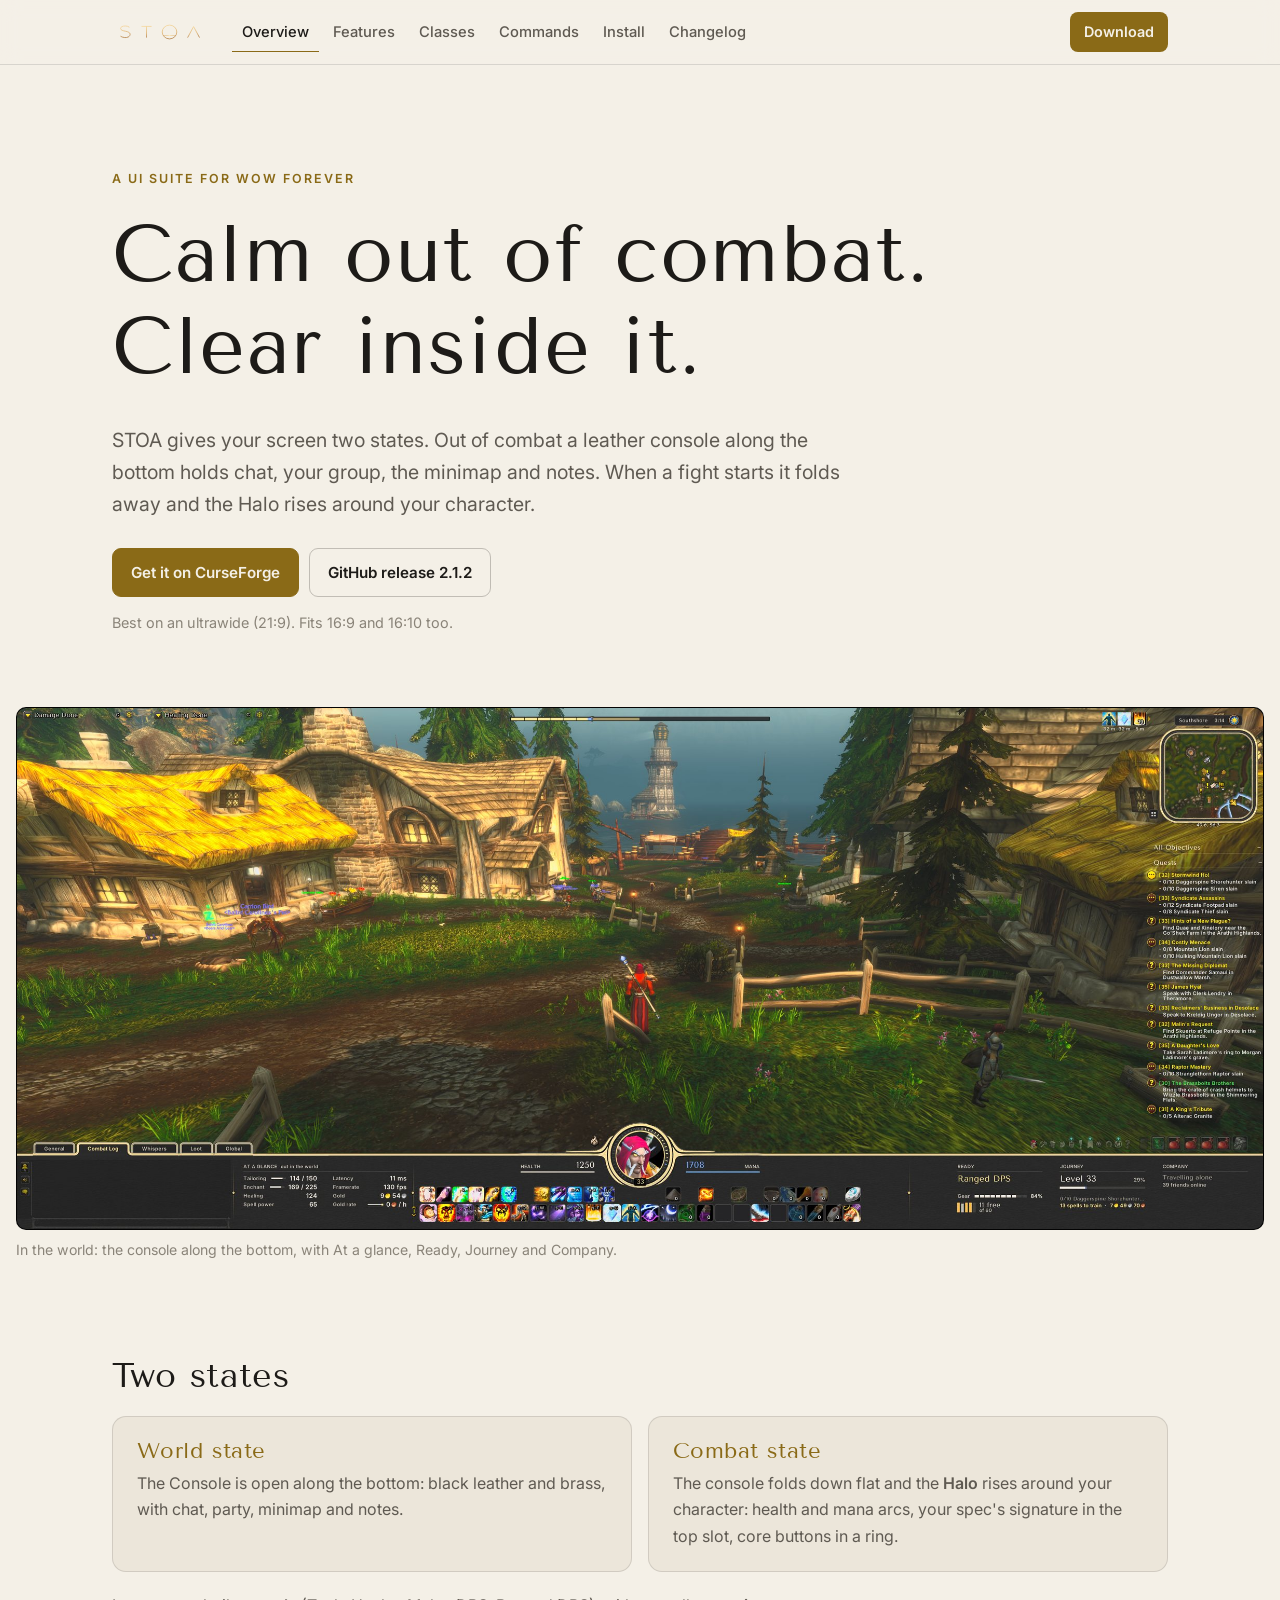
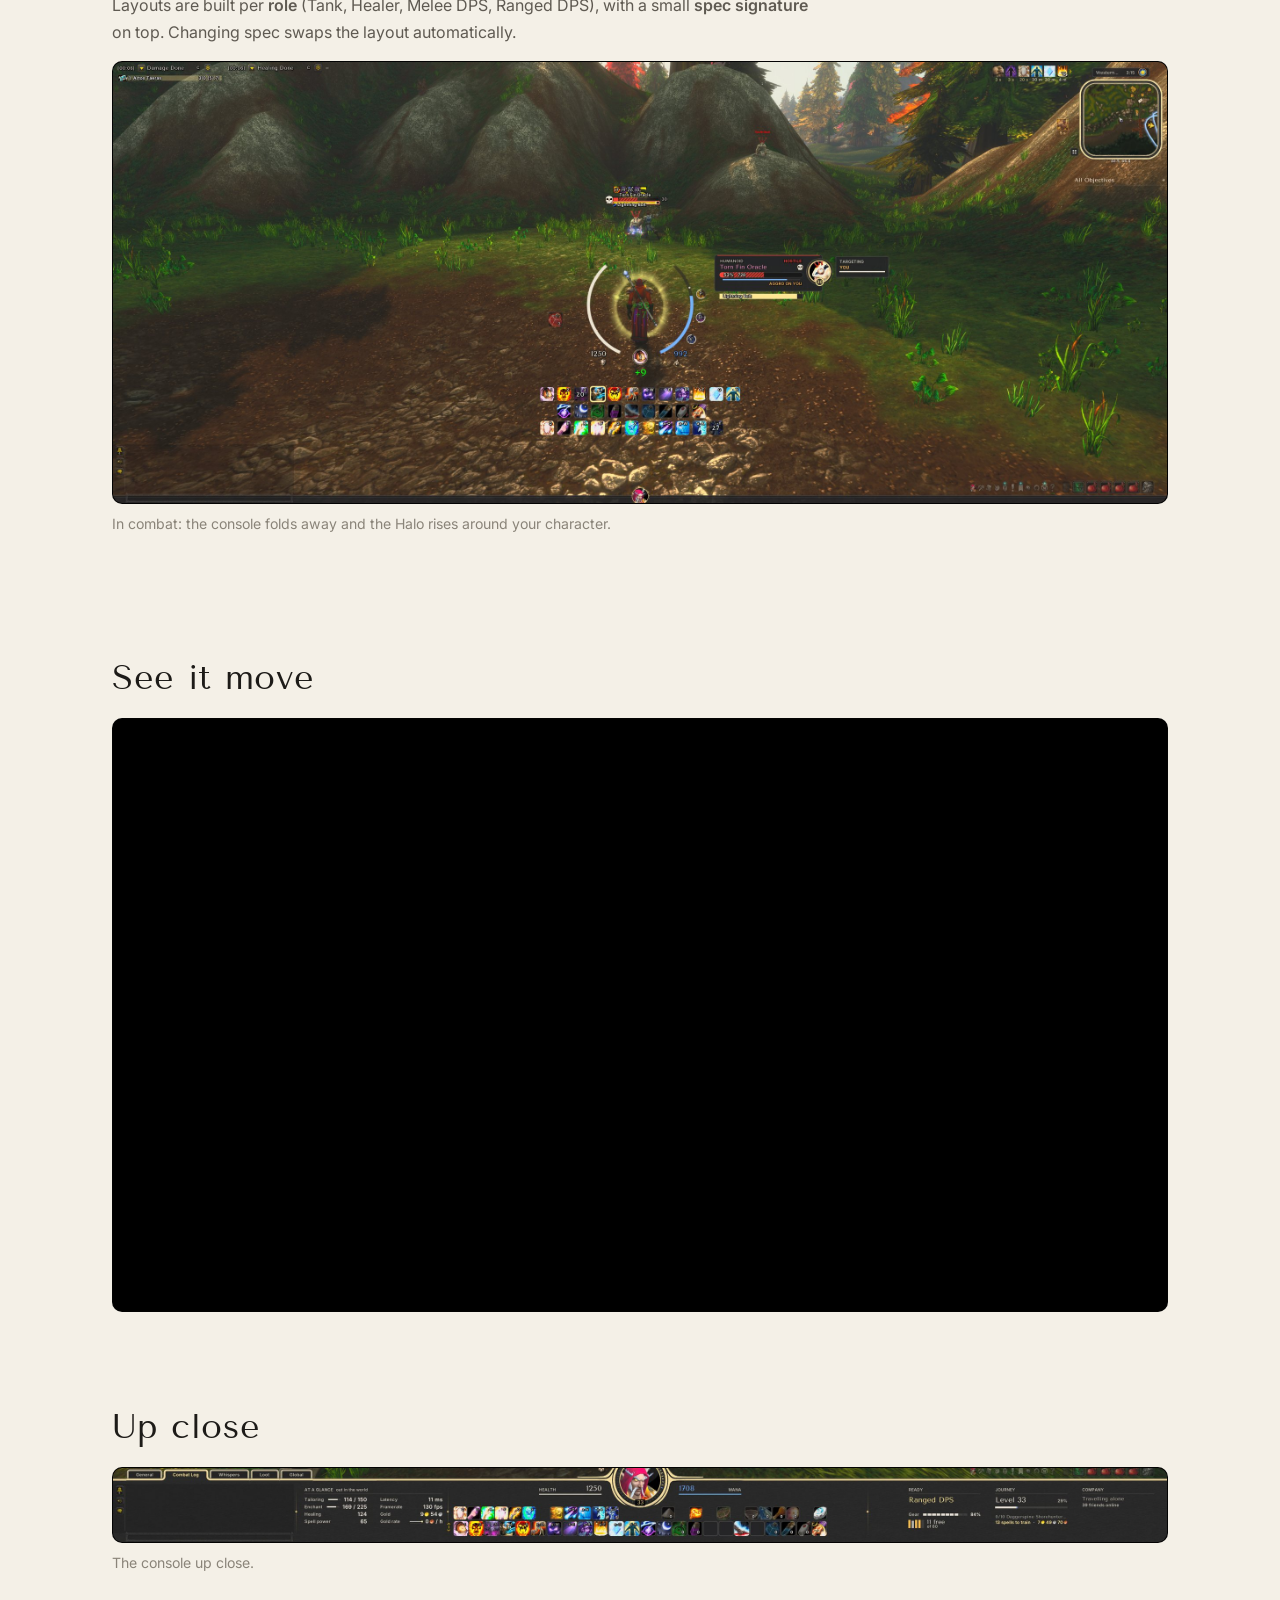
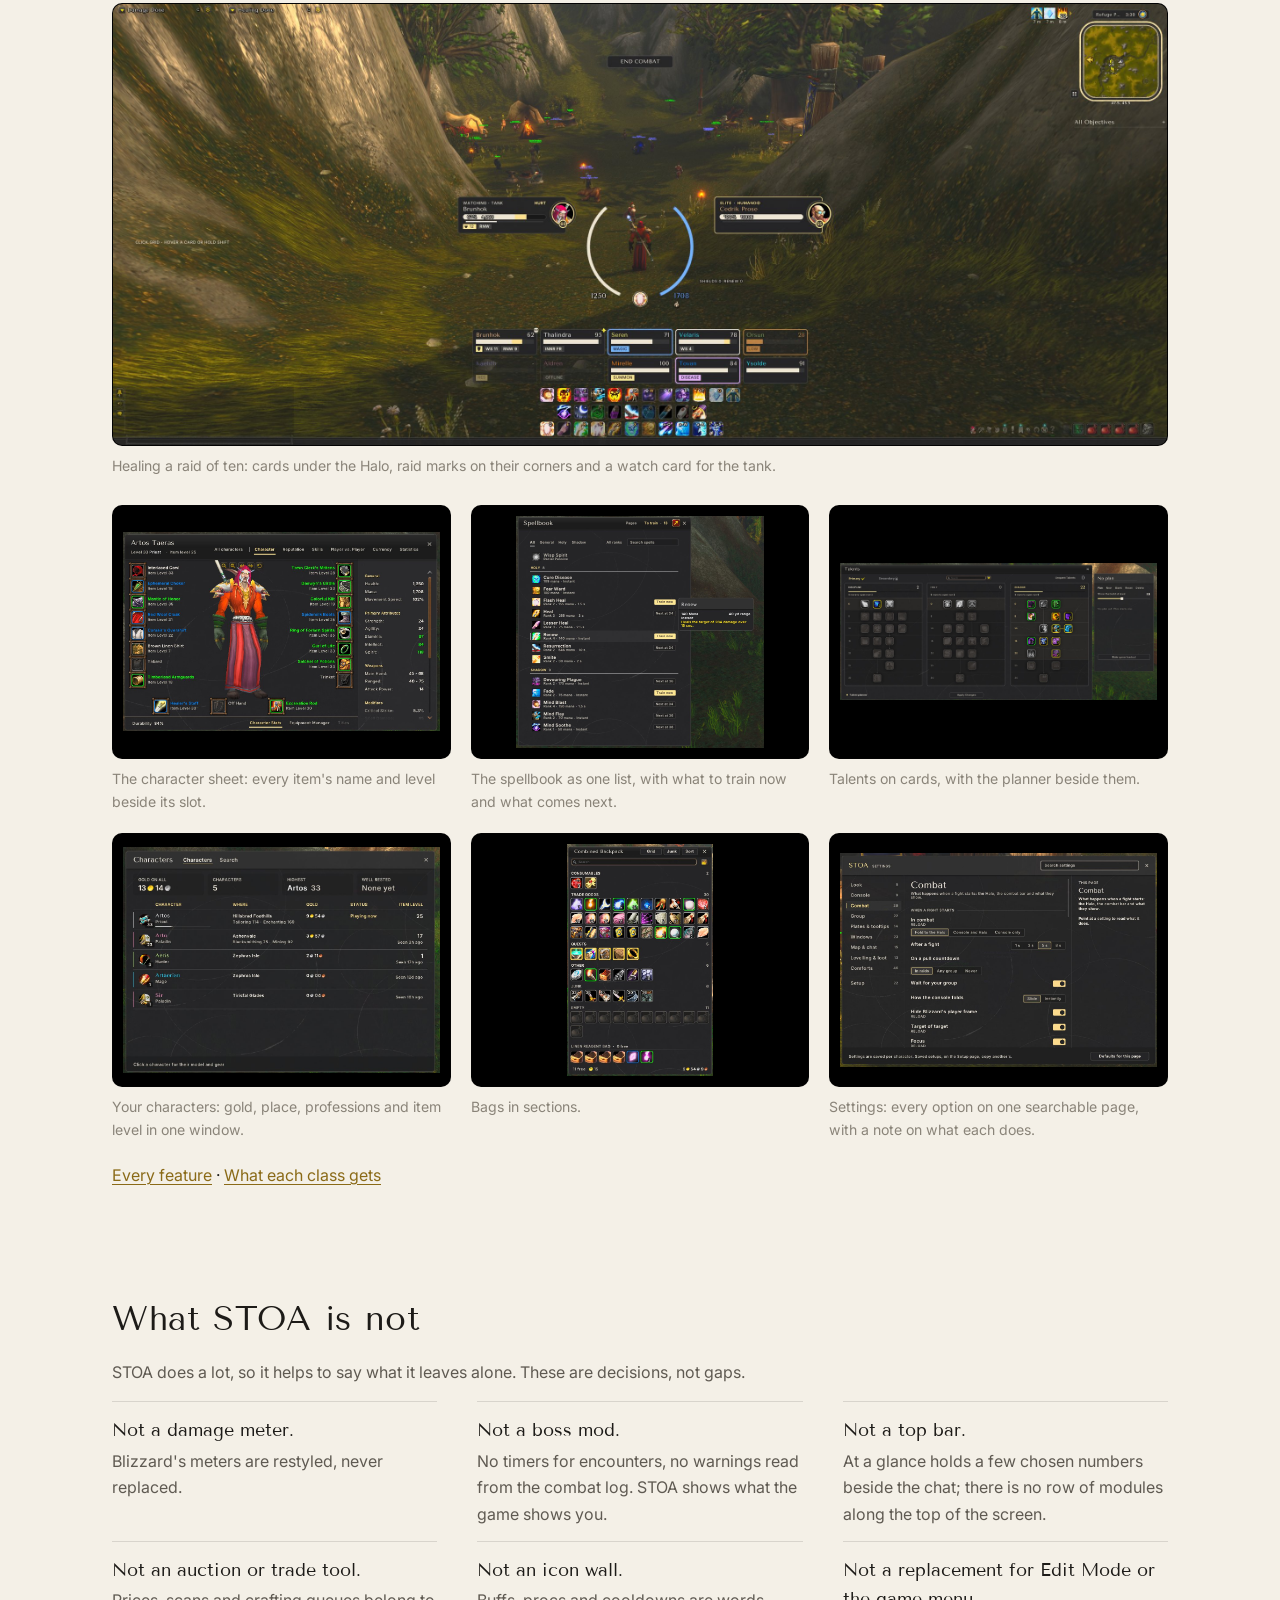
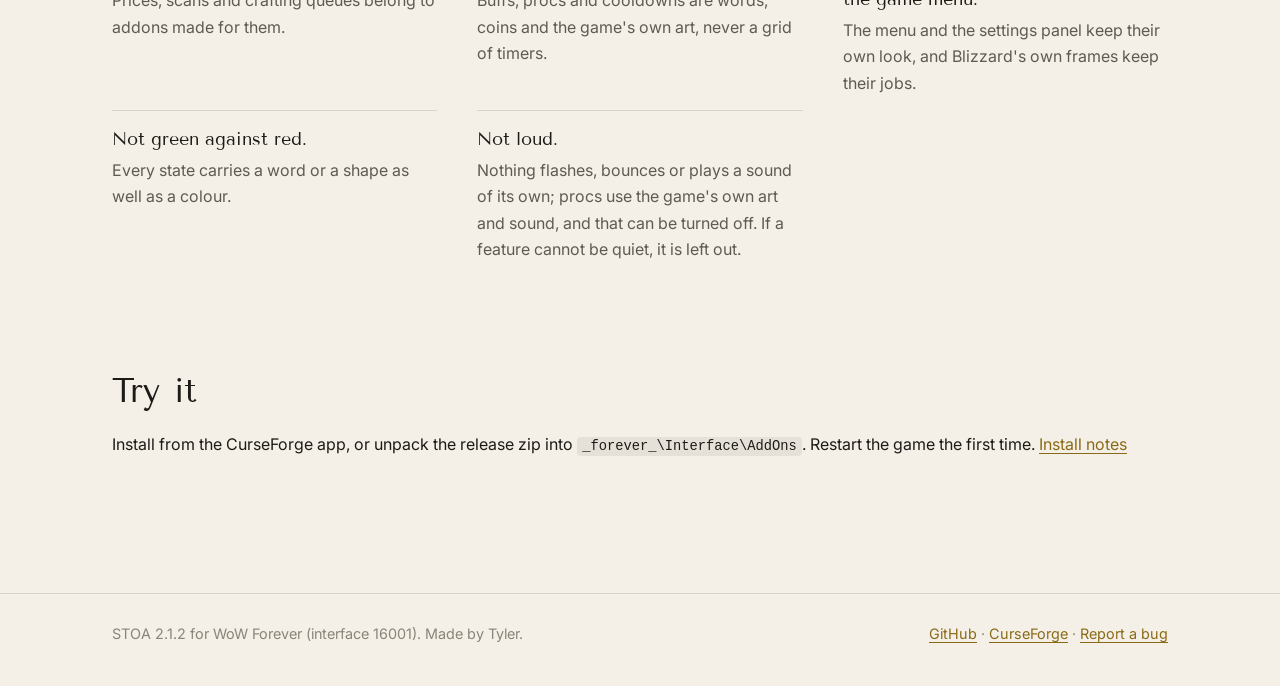
<file: docs/index.html>
<!doctype html>
<html lang="en">
<head>
<meta charset="utf-8">
<meta name="viewport" content="width=device-width, initial-scale=1, viewport-fit=cover">
<title>STOA</title>
<meta name="description" content="STOA: a focused, two-state UI suite for WoW Forever. The console out of combat, the Halo in it.">
<meta property="og:title" content="STOA">
<meta property="og:description" content="STOA: a focused, two-state UI suite for WoW Forever. The console out of combat, the Halo in it.">
<meta property="og:image" content="screenshots/world.jpg">
<meta name="theme-color" content="#0d0d0f">
<link rel="icon" href="logo/stoa-essence-symbol.svg" type="image/svg+xml">
<link rel="preconnect" href="https://fonts.googleapis.com">
<link rel="preconnect" href="https://fonts.gstatic.com" crossorigin>
<link rel="stylesheet" href="https://fonts.googleapis.com/css2?family=Tenor+Sans&family=Inter:wght@400;500;600&display=swap">
<link rel="stylesheet" href="assets/site.css">
</head>
<body>
<a class="skip" href="#main">Skip to content</a>
<header class="top">
  <div class="bar">
    <a class="mark" href="index.html" aria-label="STOA home"><img src="logo/stoa-essence.svg" alt="STOA" width="116" height="35"></a>
    <nav class="pages" aria-label="Pages"><a href="index.html" aria-current="page">Overview</a><a href="features.html">Features</a><a href="classes.html">Classes</a><a href="commands.html">Commands</a><a href="install.html">Install</a><a href="changelog.html">Changelog</a></nav>
    <a class="get" href="https://www.curseforge.com/wow/addons/stoa">Download</a>
  </div>
</header>
<main id="main">

<section class="hero">
  <div class="bar">
    <p class="eyebrow">A UI suite for WoW Forever</p>
    <h1>Calm out of combat.<br>Clear inside it.</h1>
    <p class="lede">STOA gives your screen two states. Out of combat a leather console along the bottom holds chat, your group, the minimap and notes. When a fight starts it folds away and the Halo rises around your character.</p>
    <p class="actions"><a class="btn primary" href="https://www.curseforge.com/wow/addons/stoa">Get it on CurseForge</a><a class="btn" href="https://github.com/tylerhagan/stoa/releases/latest">GitHub release 2.1.2</a></p>
    <p class="fit">Best on an ultrawide (21:9). Fits 16:9 and 16:10 too.</p>
  </div>
  <figure class="shot wide"><img src="screenshots/world.jpg" alt="In the world: the console along the bottom, with At a glance, Ready, Journey and Company." width="2400" height="1004"><figcaption>In the world: the console along the bottom, with At a glance, Ready, Journey and Company.</figcaption></figure>
</section>
<section class="bar block">
  <h2>Two states</h2>
  <div class="states"><article class="state"><h3>World state</h3><p>The Console is open along the bottom: black leather and brass, with chat, party, minimap and notes.</p></article><article class="state"><h3>Combat state</h3><p>The console folds down flat and the <strong>Halo</strong> rises around your character: health and mana arcs, your spec's signature in the top slot, core buttons in a ring.</p></article></div>
  <p class="note">Layouts are built per <strong>role</strong> (Tank, Healer, Melee DPS, Ranged DPS), with a small <strong>spec signature</strong> on top. Changing spec swaps the layout automatically.</p>
  <figure class="shot wide"><img src="screenshots/combat.jpg" alt="In combat: the console folds away and the Halo rises around your character." width="2400" height="1004" loading="lazy"><figcaption>In combat: the console folds away and the Halo rises around your character.</figcaption></figure>
</section>
<section class="bar block">
  <h2>See it move</h2>
  <div class="video"><iframe src="https://www.youtube-nocookie.com/embed/AI_lgZX461E" title="STOA in motion" loading="lazy" allow="encrypted-media; picture-in-picture; fullscreen" referrerpolicy="strict-origin-when-cross-origin" allowfullscreen></iframe></div>
</section>
<section class="bar block">
  <h2>Up close</h2>
  <figure class="shot wide"><img src="screenshots/console.jpg" alt="The console up close." width="2400" height="170" loading="lazy"><figcaption>The console up close.</figcaption></figure>
  <figure class="shot wide"><img src="screenshots/party-healer.jpg" alt="Healing a raid of ten: cards under the Halo, raid marks on their corners and a watch card for the tank." width="2400" height="1004" loading="lazy"><figcaption>Healing a raid of ten: cards under the Halo, raid marks on their corners and a watch card for the tank.</figcaption></figure>
  <div class="gallery"><figure class="shot "><img src="screenshots/character.jpg" alt="The character sheet: every item&#x27;s name and level beside its slot." width="1117" height="703" loading="lazy"><figcaption>The character sheet: every item's name and level beside its slot.</figcaption></figure><figure class="shot "><img src="screenshots/spellbook.jpg" alt="The spellbook as one list, with what to train now and what comes next." width="992" height="926" loading="lazy"><figcaption>The spellbook as one list, with what to train now and what comes next.</figcaption></figure><figure class="shot "><img src="screenshots/talents.jpg" alt="Talents on cards, with the planner beside them." width="1600" height="694" loading="lazy"><figcaption>Talents on cards, with the planner beside them.</figcaption></figure><figure class="shot "><img src="screenshots/characters.jpg" alt="Your characters: gold, place, professions and item level in one window." width="1034" height="737" loading="lazy"><figcaption>Your characters: gold, place, professions and item level in one window.</figcaption></figure><figure class="shot "><img src="screenshots/bags.jpg" alt="Bags in sections." width="524" height="827" loading="lazy"><figcaption>Bags in sections.</figcaption></figure><figure class="shot "><img src="screenshots/settings.jpg" alt="Settings: every option on one searchable page, with a note on what each does." width="1164" height="788" loading="lazy"><figcaption>Settings: every option on one searchable page, with a note on what each does.</figcaption></figure></div>
  <p class="more"><a href="features.html">Every feature</a> · <a href="classes.html">What each class gets</a></p>
</section>
<section class="bar block">
  <h2>What STOA is not</h2>
  <p class="lead">STOA does a lot, so it helps to say what it leaves alone. These are decisions, not gaps.</p>
  <ul class="nots"><li><strong>Not a damage meter.</strong> Blizzard's meters are restyled, never replaced.</li><li><strong>Not a boss mod.</strong> No timers for encounters, no warnings read from the combat log. STOA shows what the game shows you.</li><li><strong>Not a top bar.</strong> At a glance holds a few chosen numbers beside the chat; there is no row of modules along the top of the screen.</li><li><strong>Not an auction or trade tool.</strong> Prices, scans and crafting queues belong to addons made for them.</li><li><strong>Not an icon wall.</strong> Buffs, procs and cooldowns are words, coins and the game's own art, never a grid of timers.</li><li><strong>Not a replacement for Edit Mode or the game menu.</strong> The menu and the settings panel keep their own look, and Blizzard's own frames keep their jobs.</li><li><strong>Not green against red.</strong> Every state carries a word or a shape as well as a colour.</li><li><strong>Not loud.</strong> Nothing flashes, bounces or plays a sound of its own; procs use the game's own art and sound, and that can be turned off. If a feature cannot be quiet, it is left out.</li></ul>
</section>
<section class="bar block cta">
  <h2>Try it</h2>
  <p>Install from the CurseForge app, or unpack the release zip into <code>_forever_\Interface\AddOns</code>. Restart the game the first time. <a href="install.html">Install notes</a></p>
</section>

</main>
<footer class="foot">
  <div class="bar">
    <p>STOA 2.1.2 for WoW Forever (interface 16001). Made by Tyler.</p>
    <p><a href="https://github.com/tylerhagan/stoa">GitHub</a> · <a href="https://www.curseforge.com/wow/addons/stoa">CurseForge</a> · <a href="https://github.com/tylerhagan/stoa/issues/new/choose">Report a bug</a></p>
  </div>
</footer>
<script>
document.querySelectorAll('[data-filter]').forEach(function (input) {
  var scope = document.getElementById(input.getAttribute('data-filter'));
  var none = scope.querySelector('.none');
  input.addEventListener('input', function () {
    var q = input.value.trim().toLowerCase(), shown = 0;
    scope.querySelectorAll('[data-text]').forEach(function (row) {
      var hit = !q || row.getAttribute('data-text').indexOf(q) !== -1;
      row.hidden = !hit; if (hit) shown++;
    });
    scope.querySelectorAll('[data-group]').forEach(function (g) {
      g.hidden = !g.querySelector('[data-text]:not([hidden])');
    });
    if (none) none.hidden = shown !== 0;
  });
});
</script>
</body>
</html>
</file>
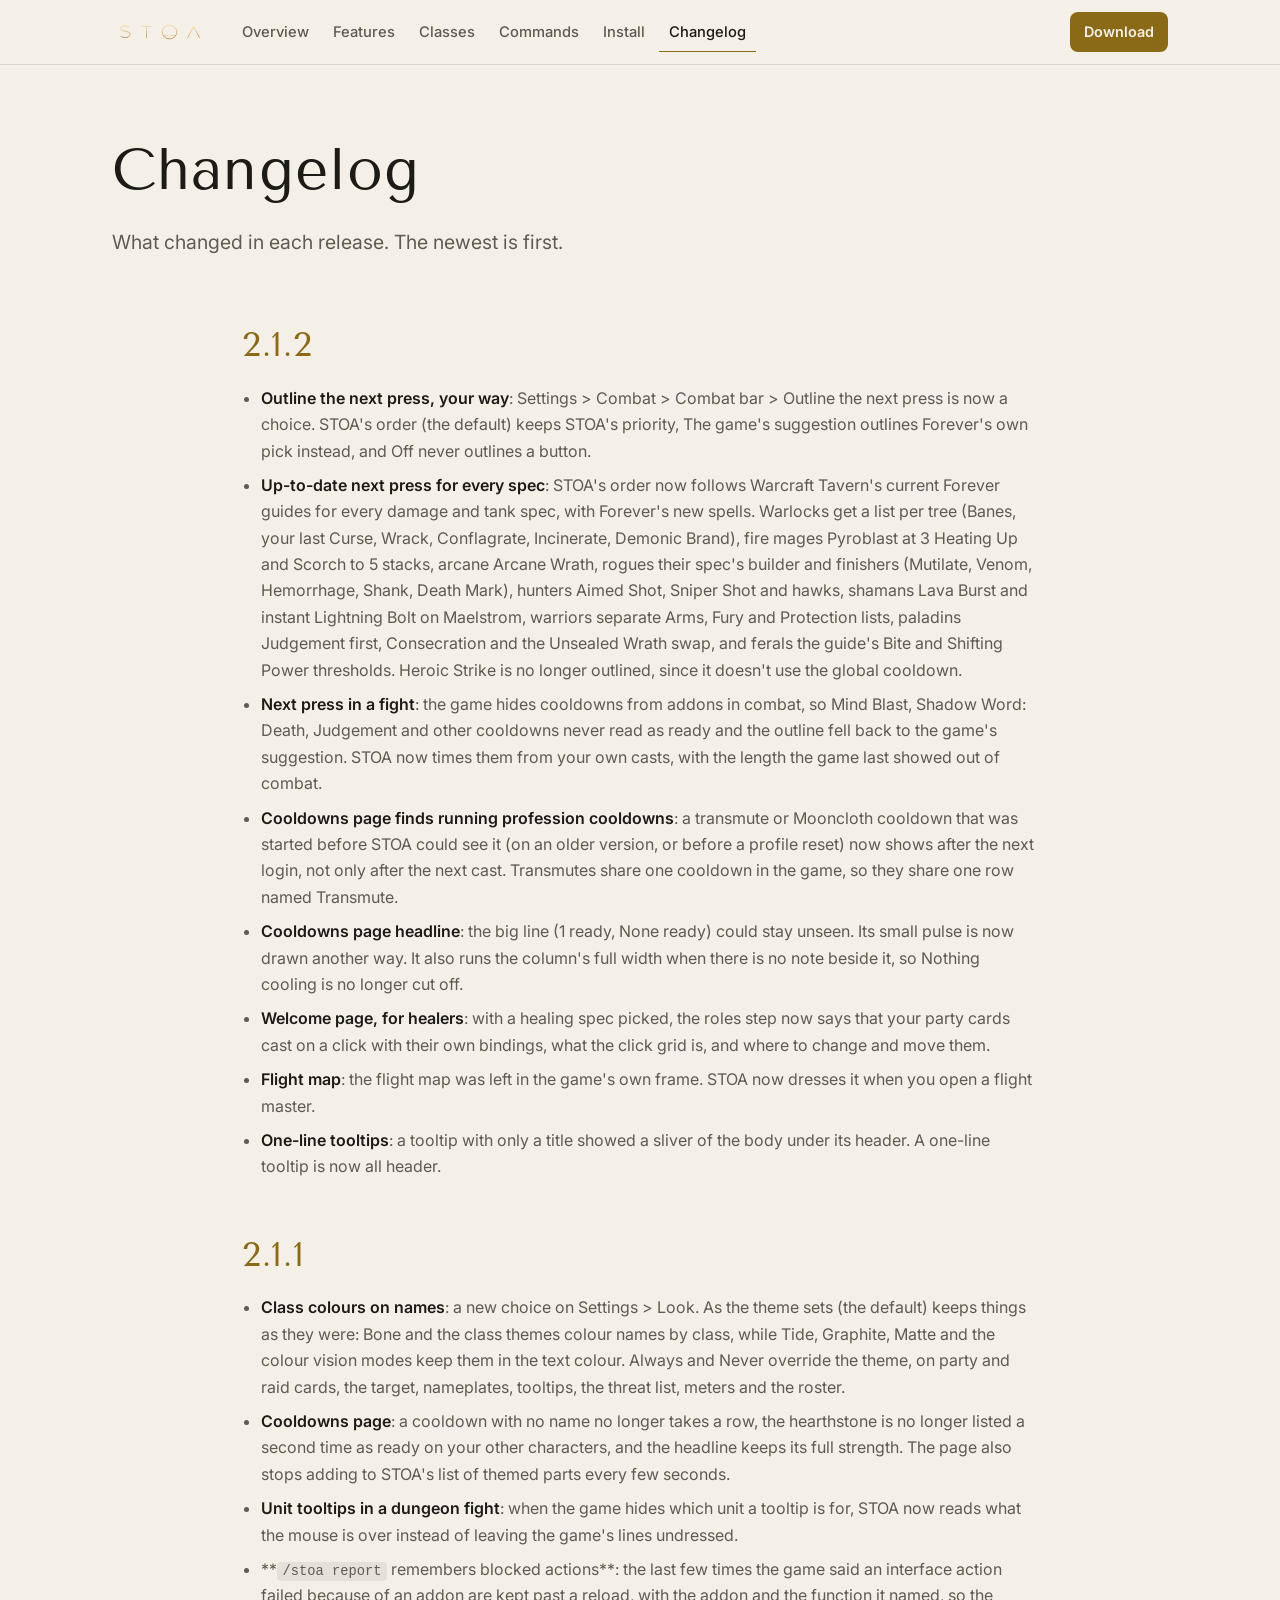
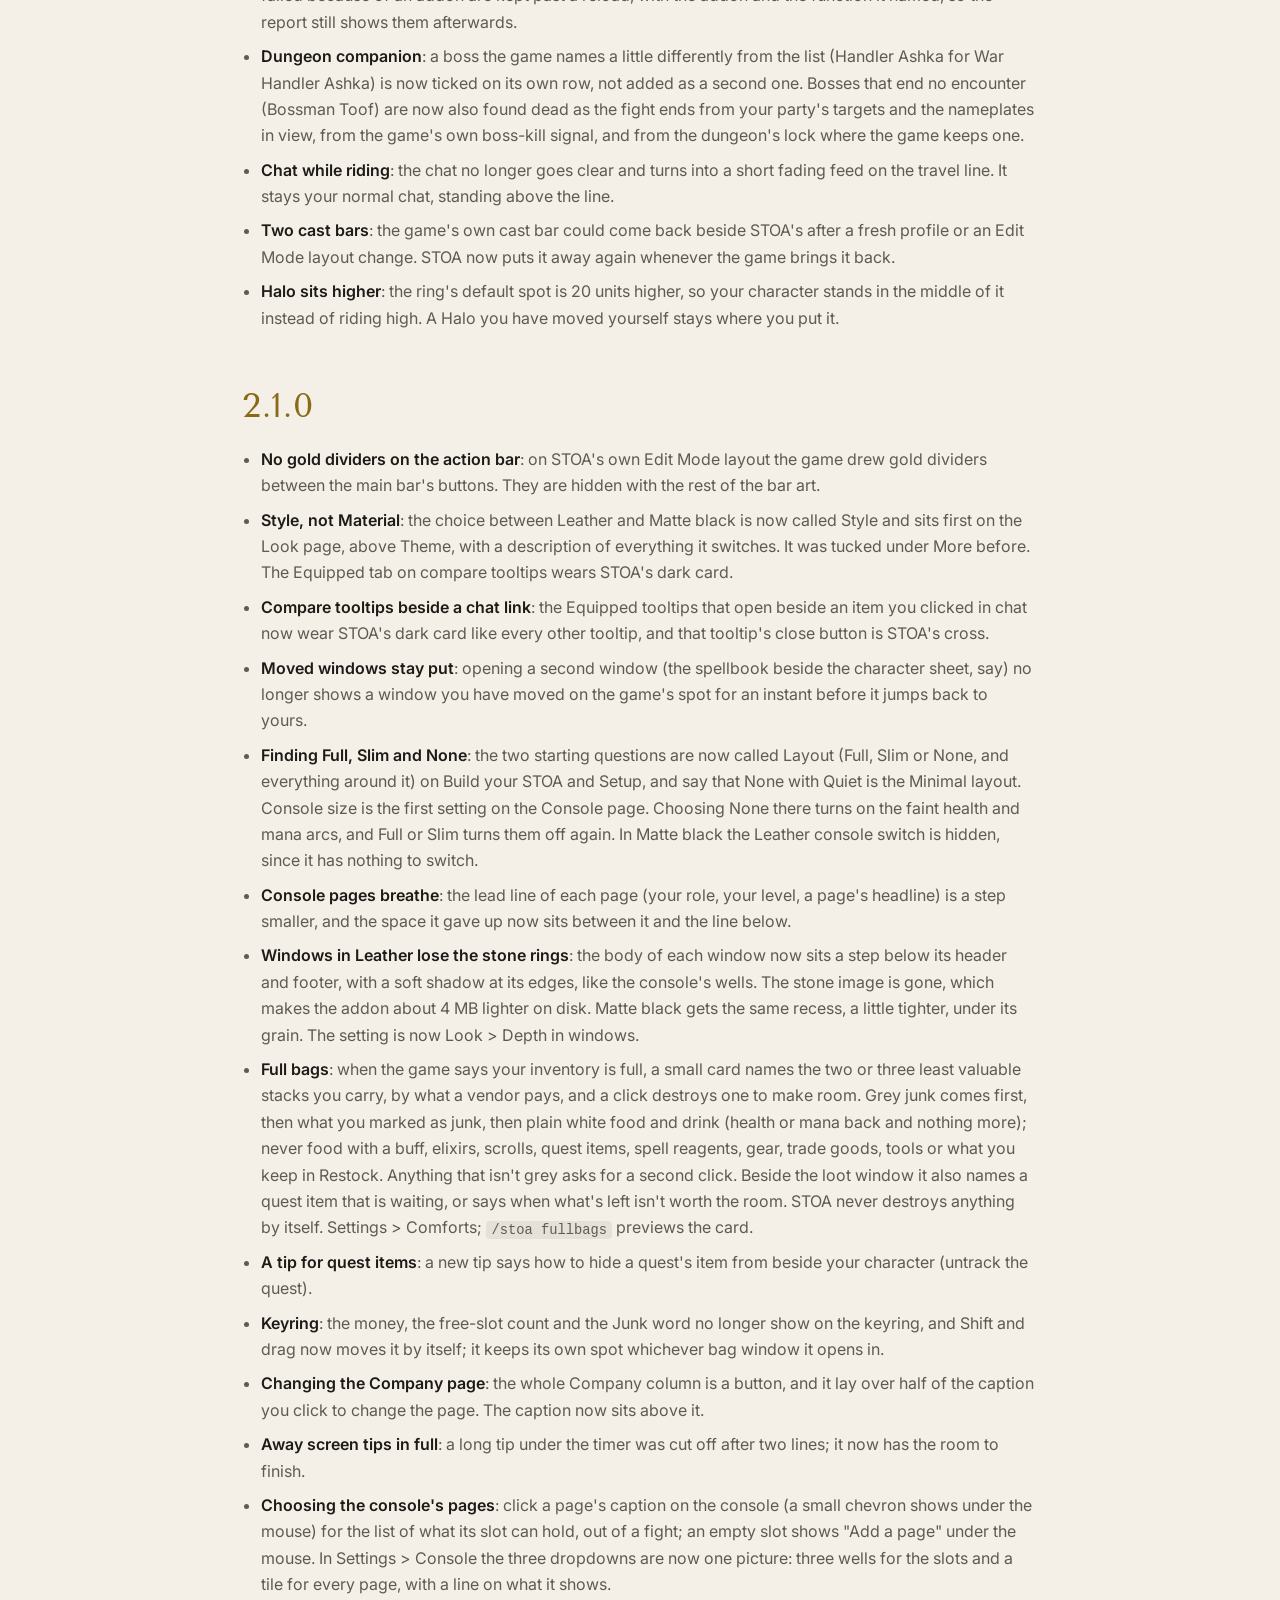
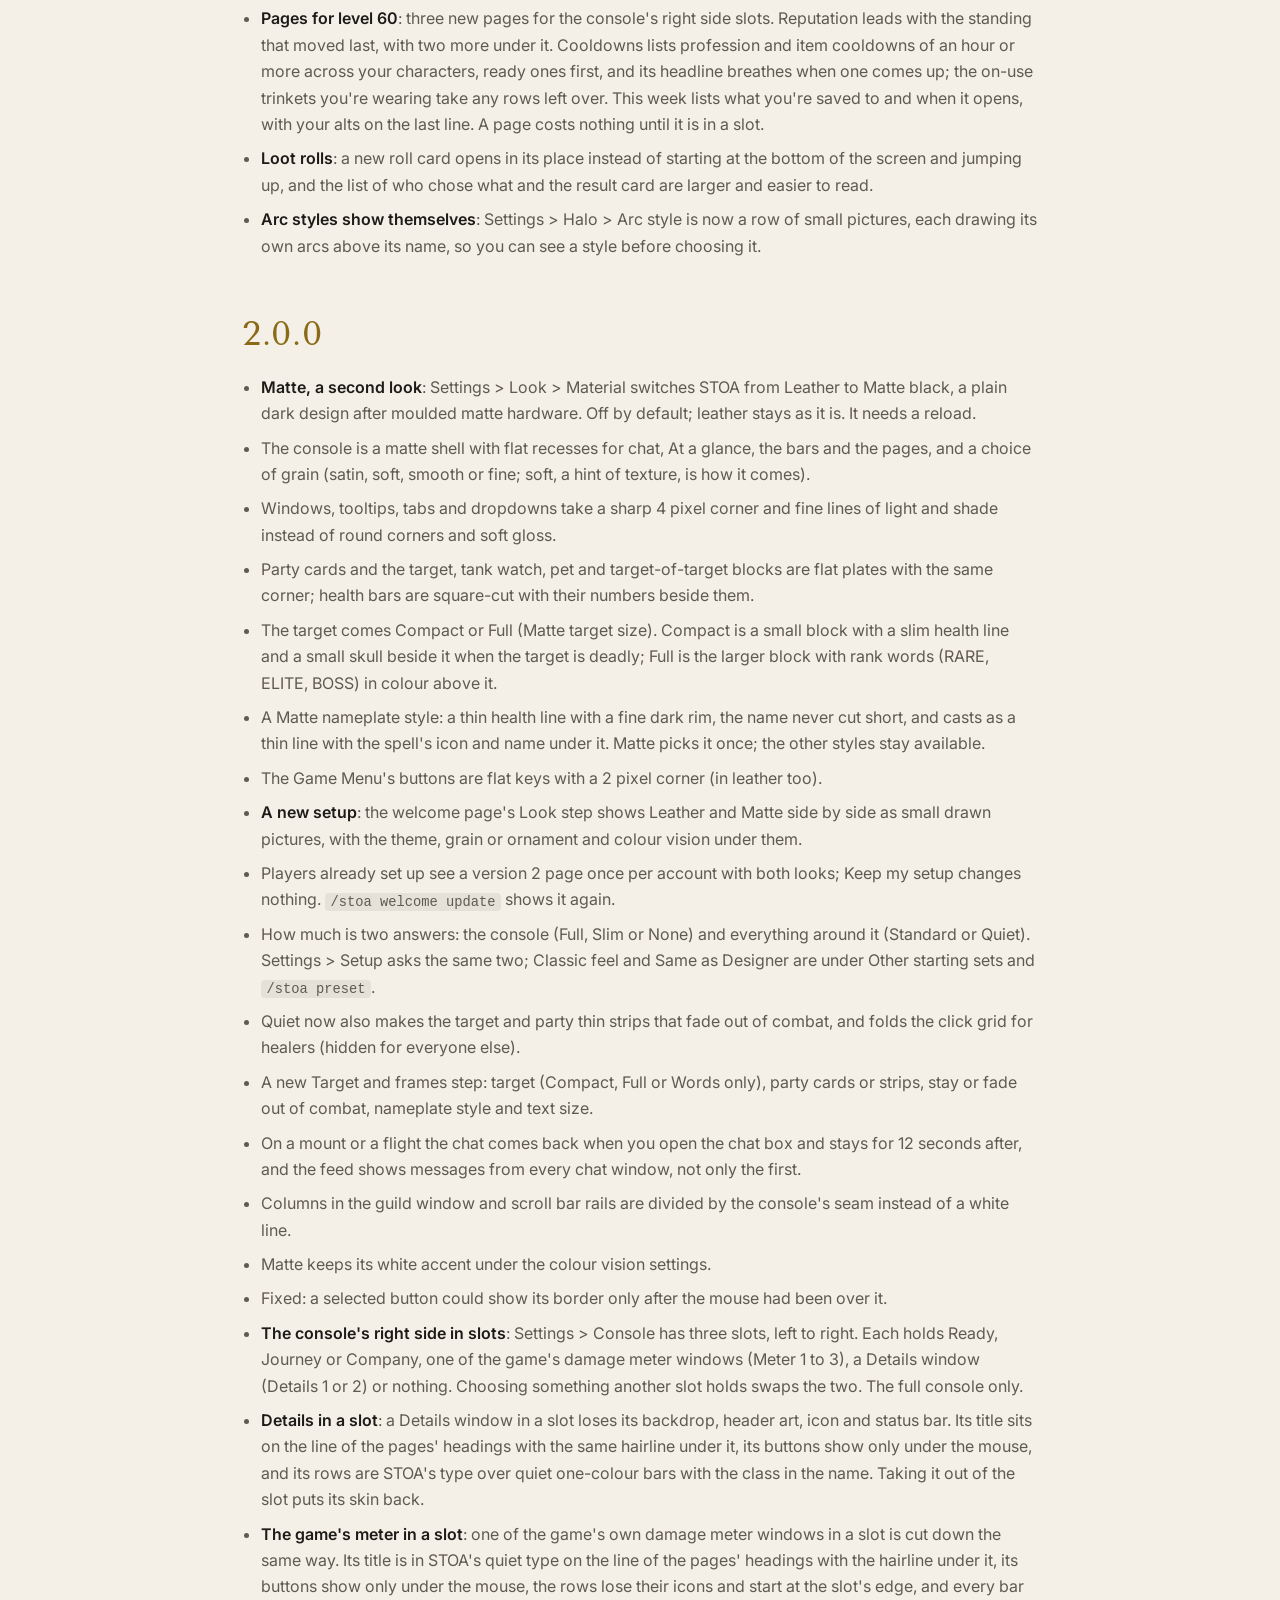
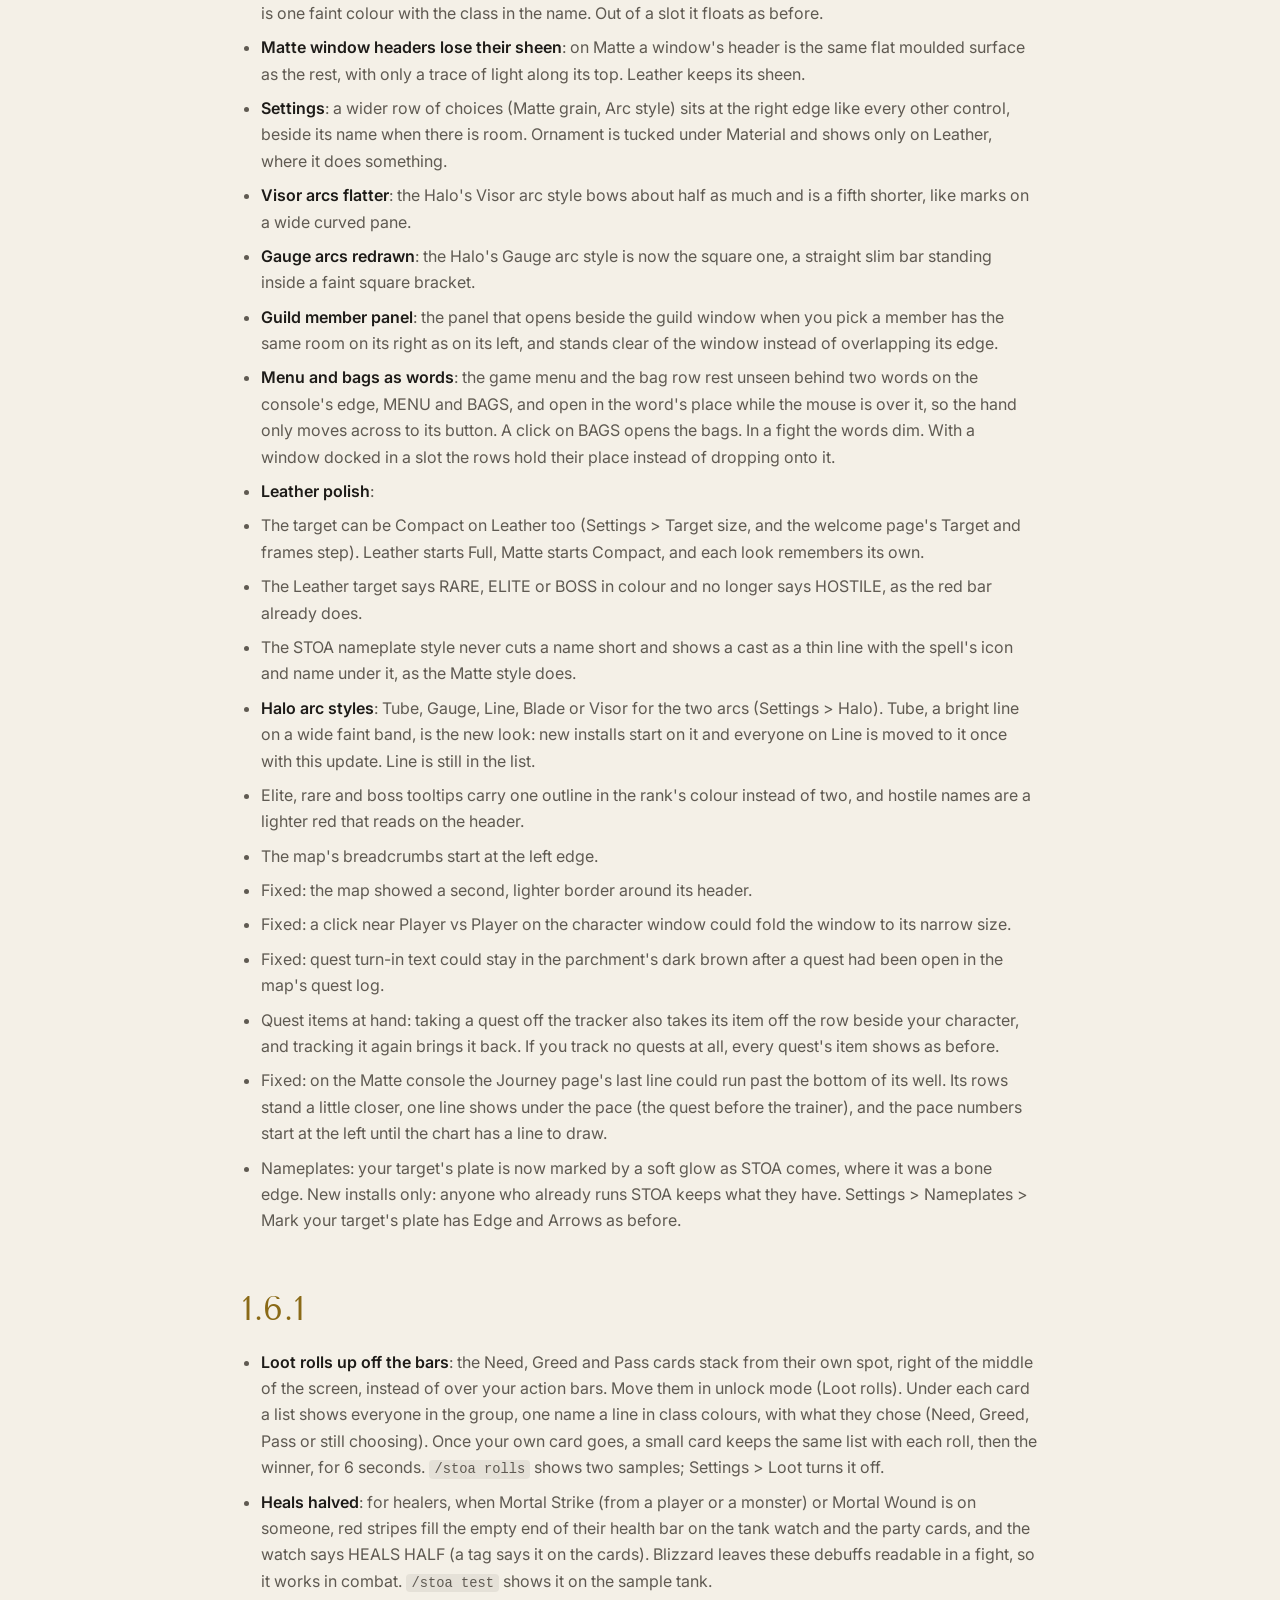
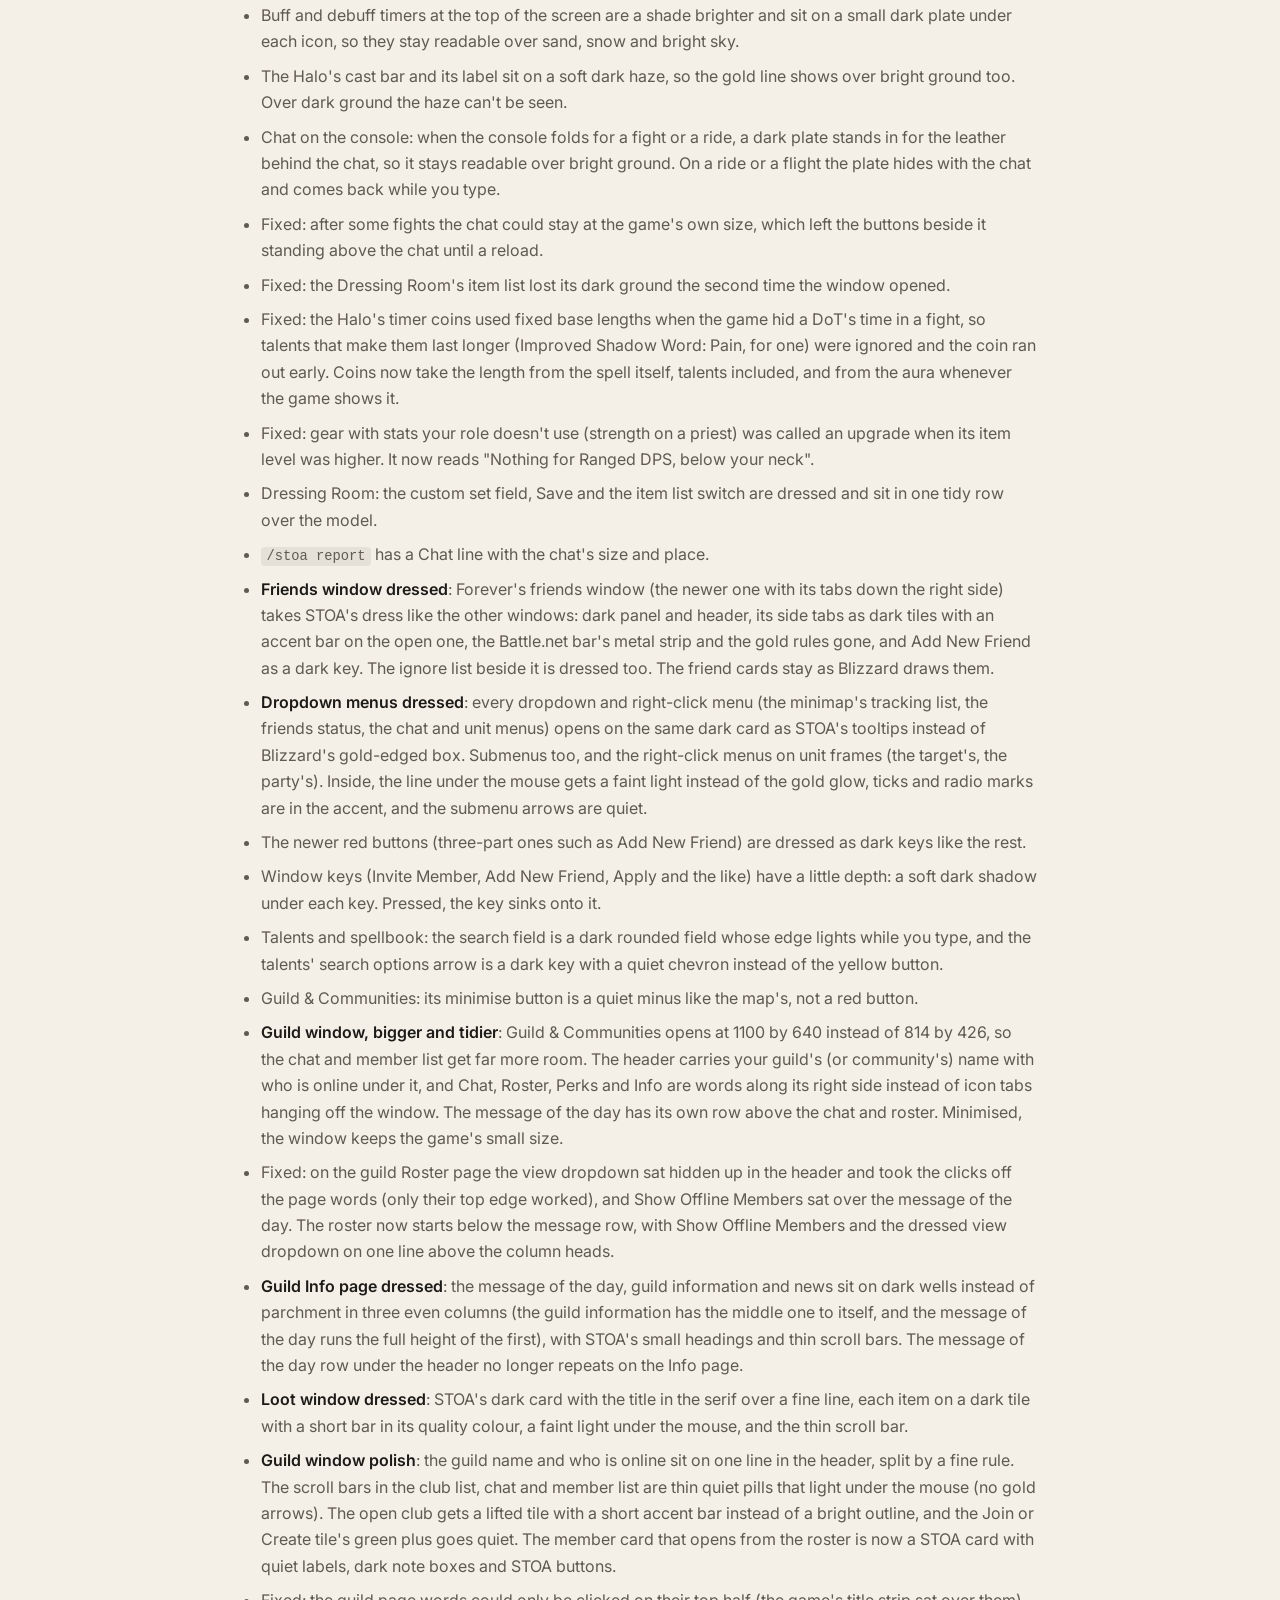
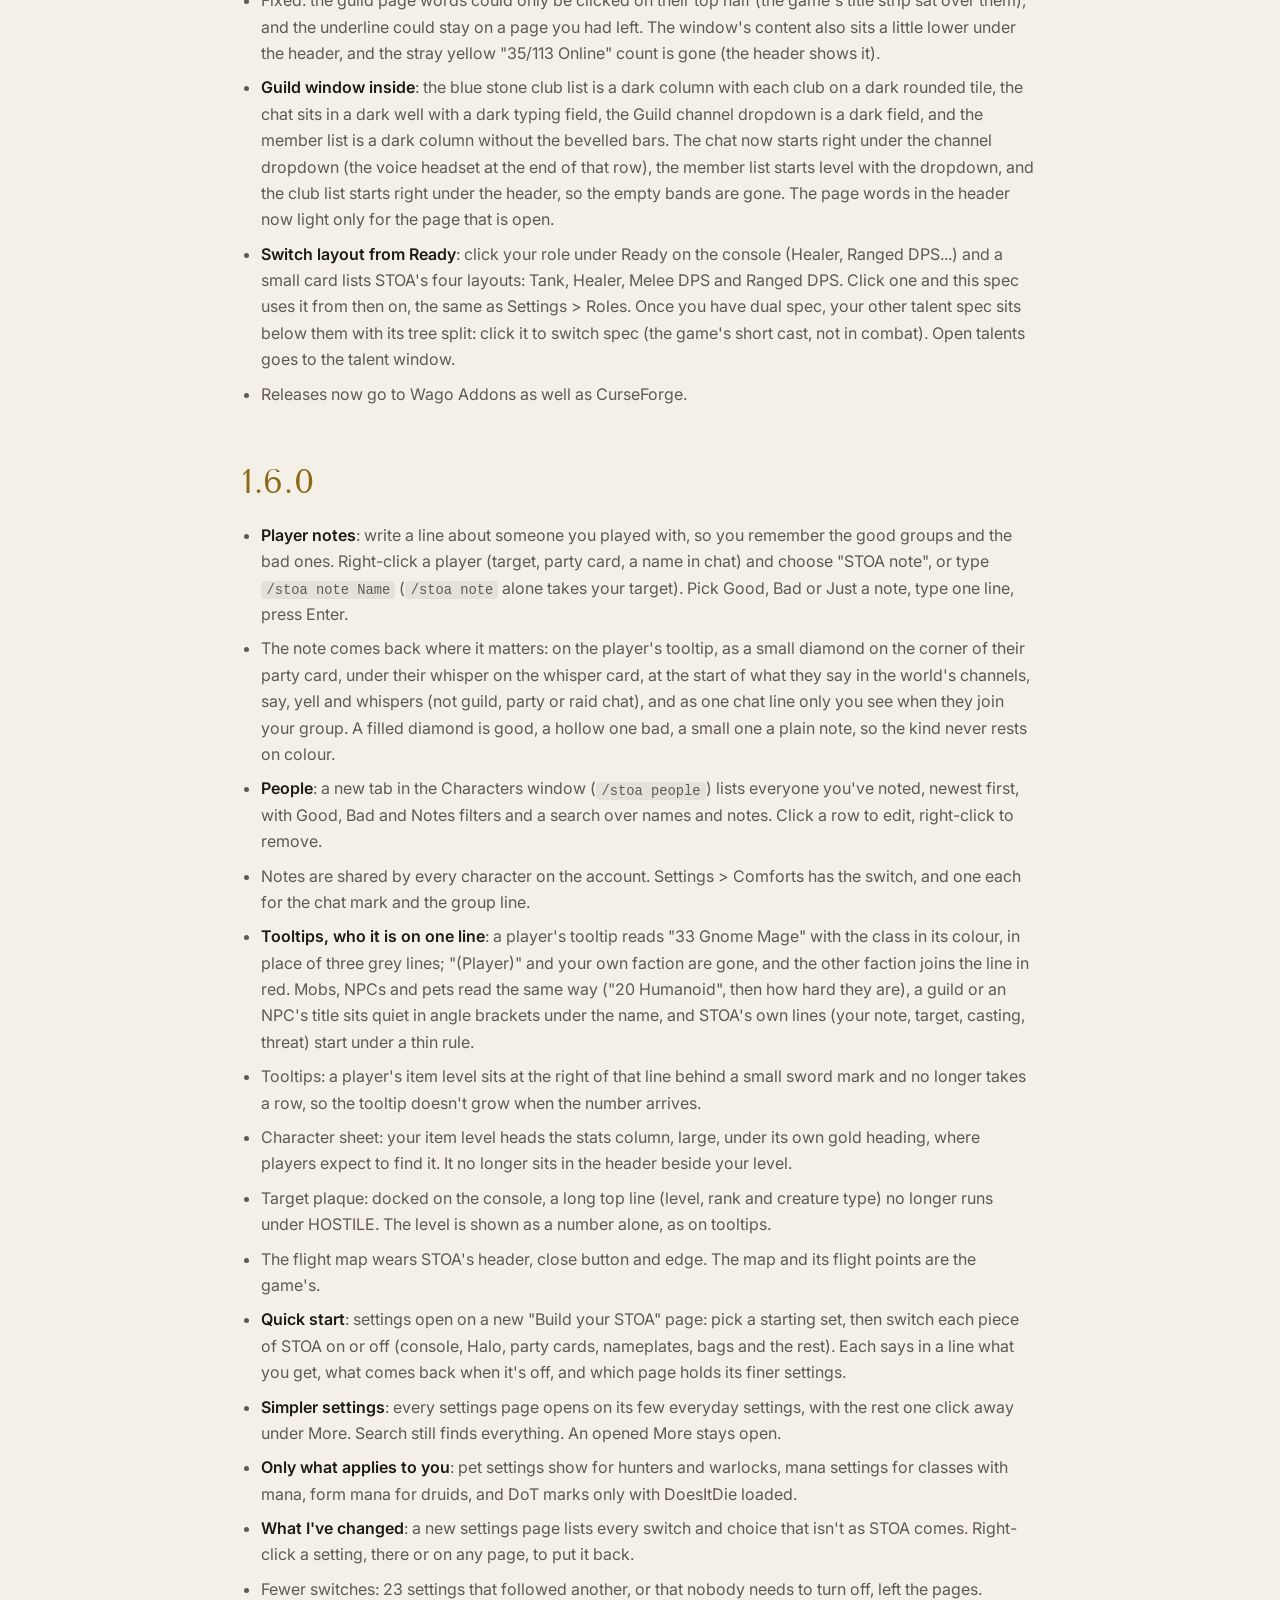
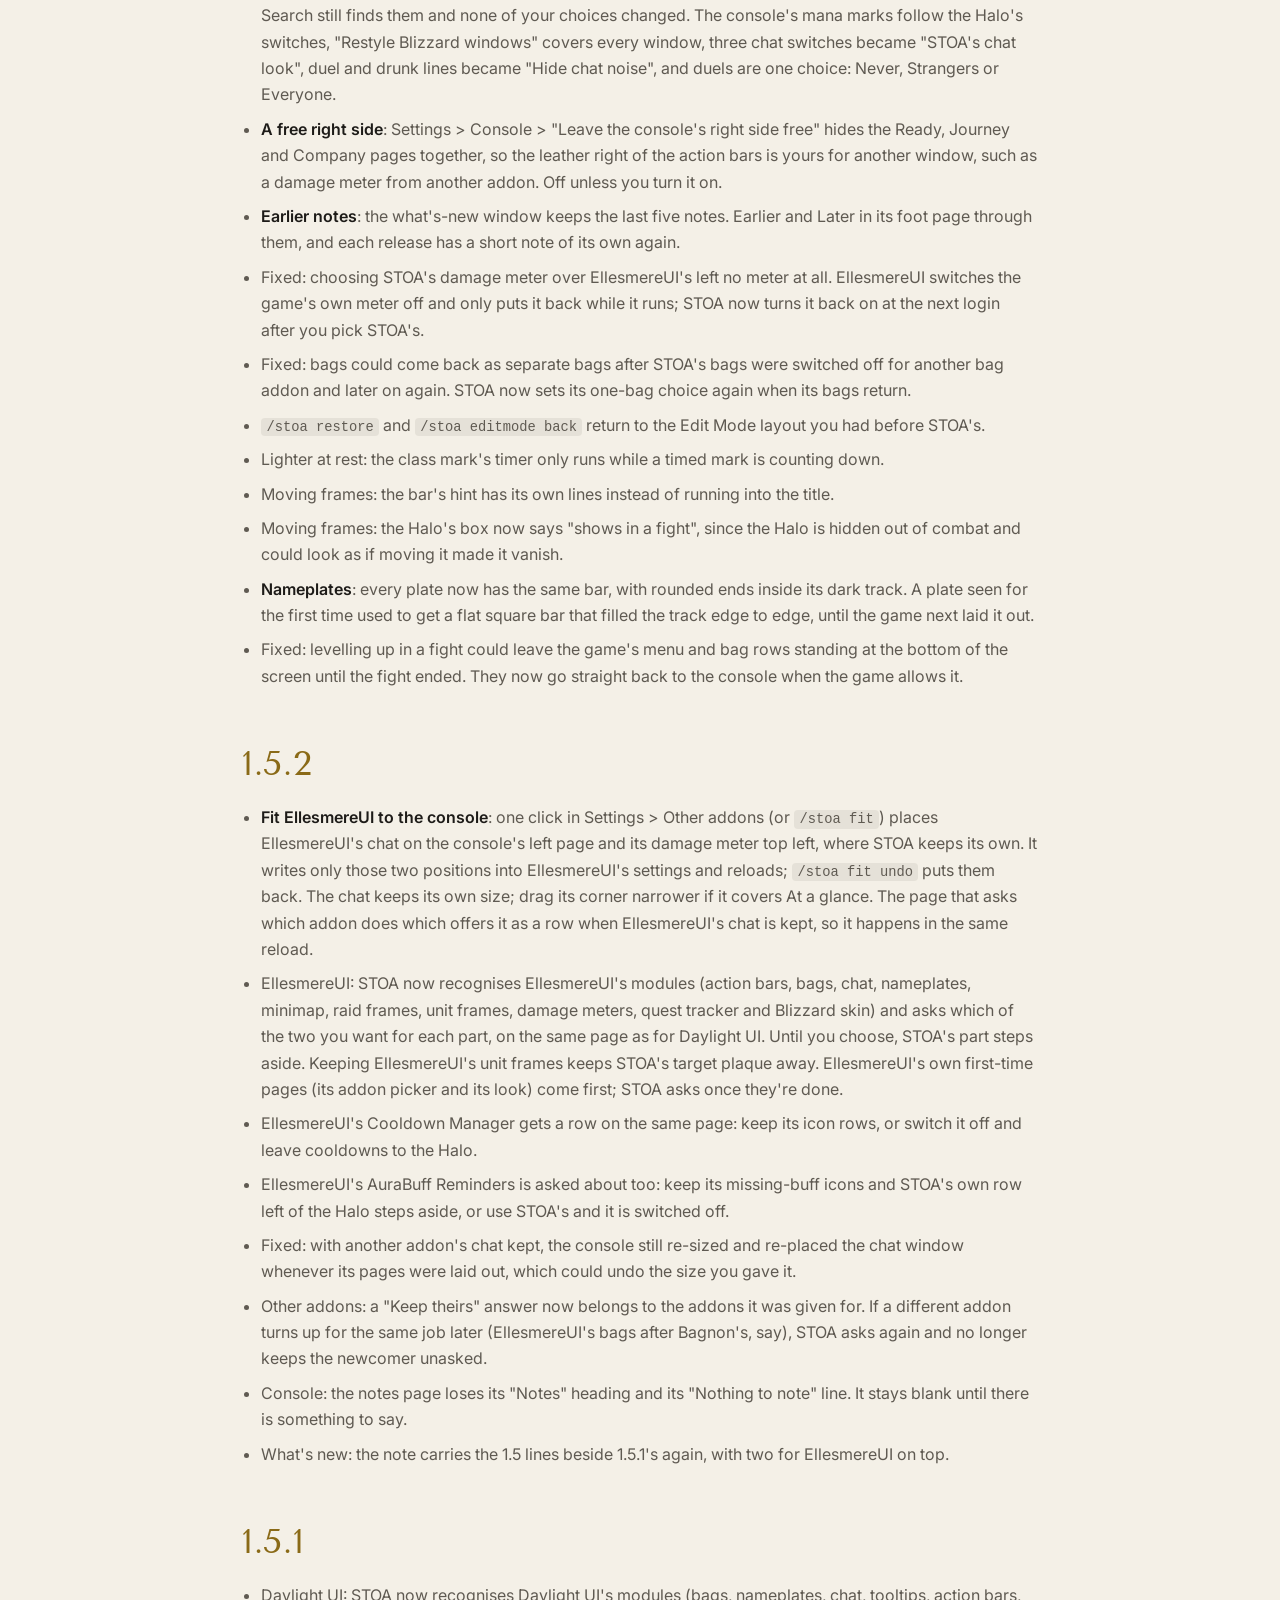
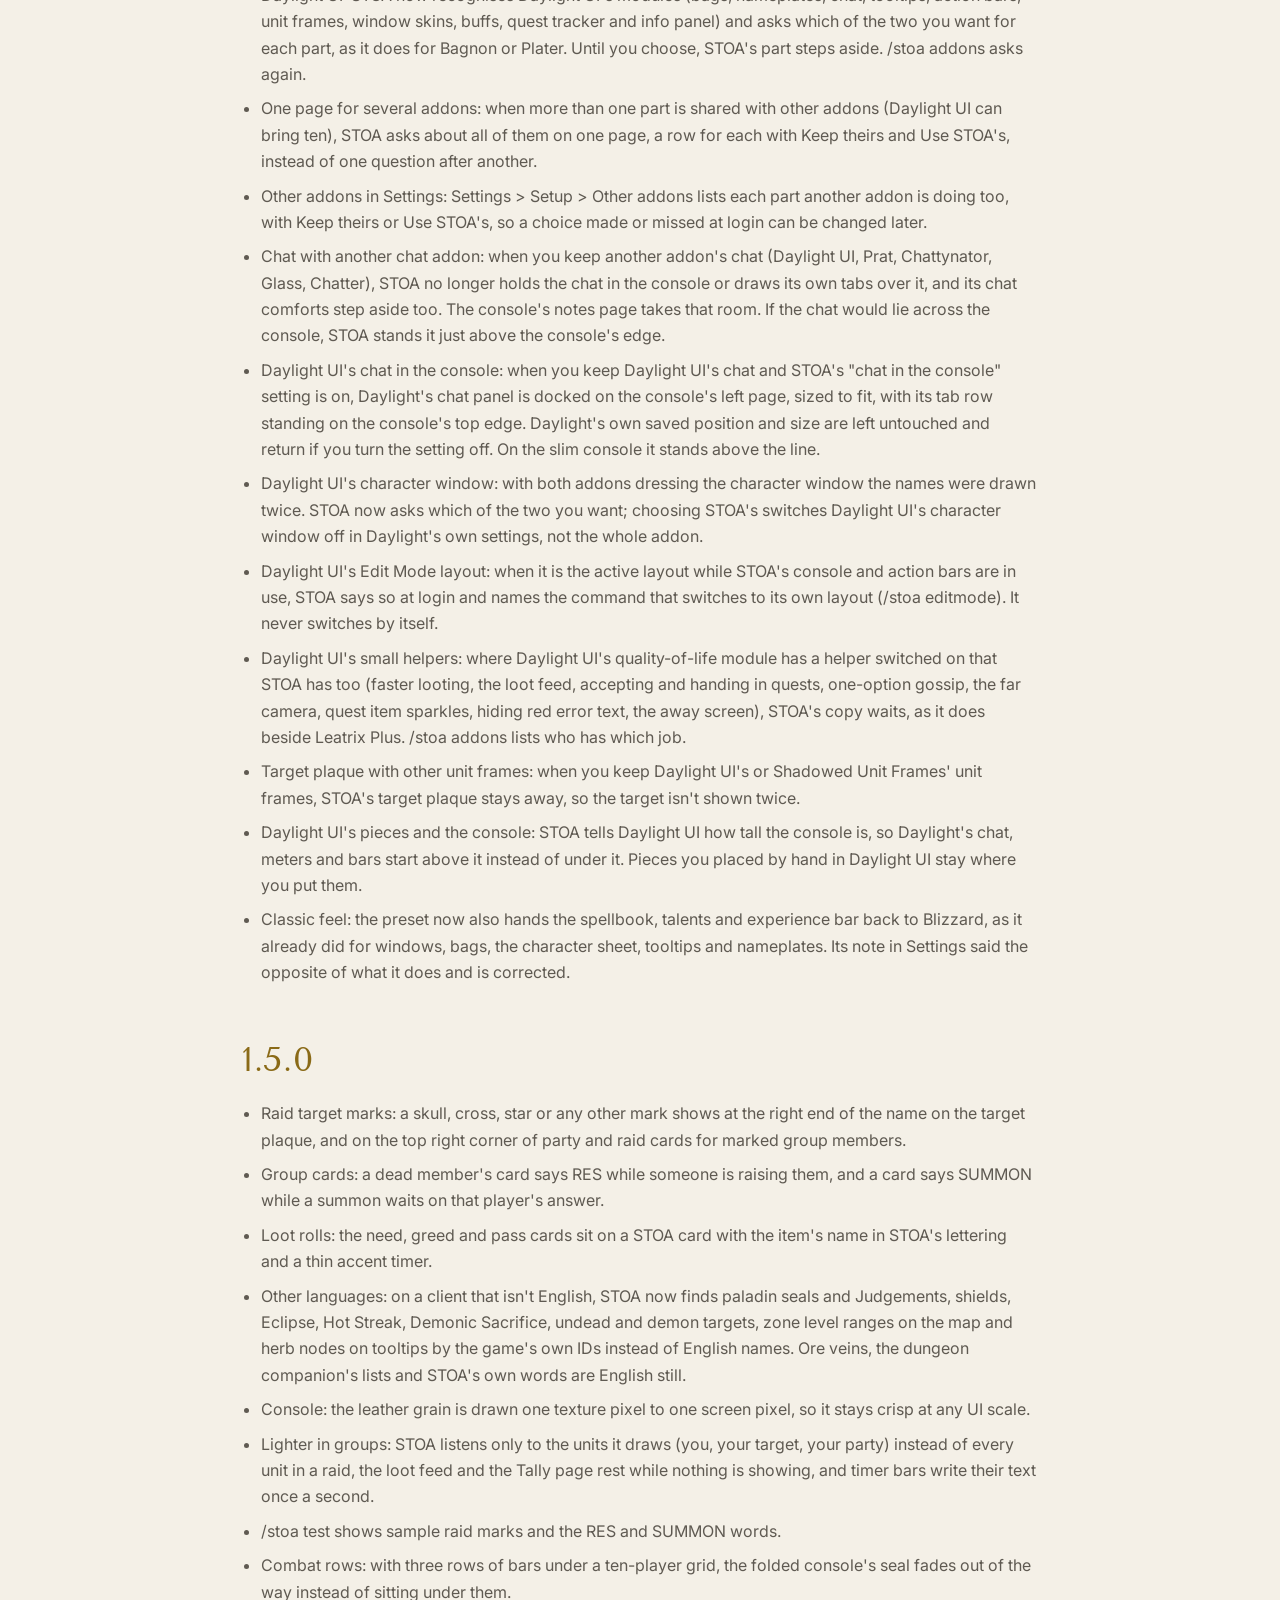
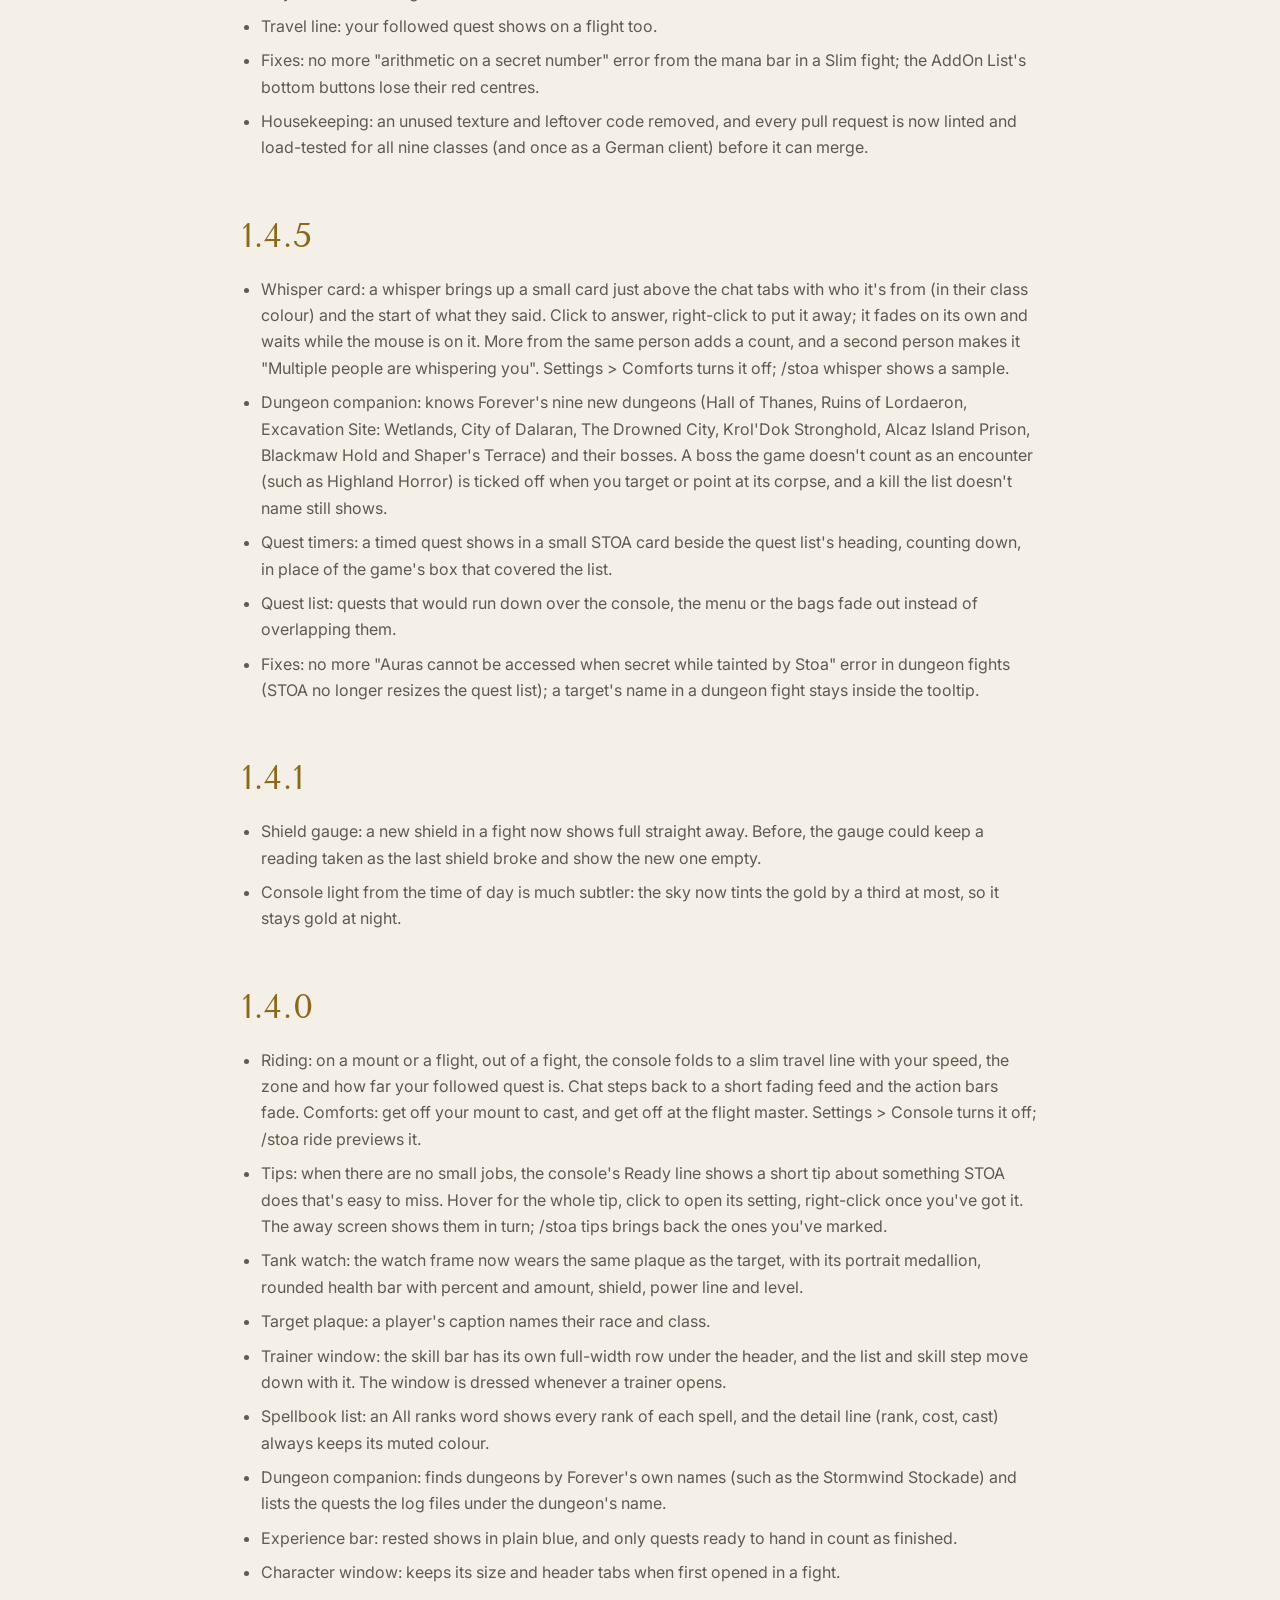
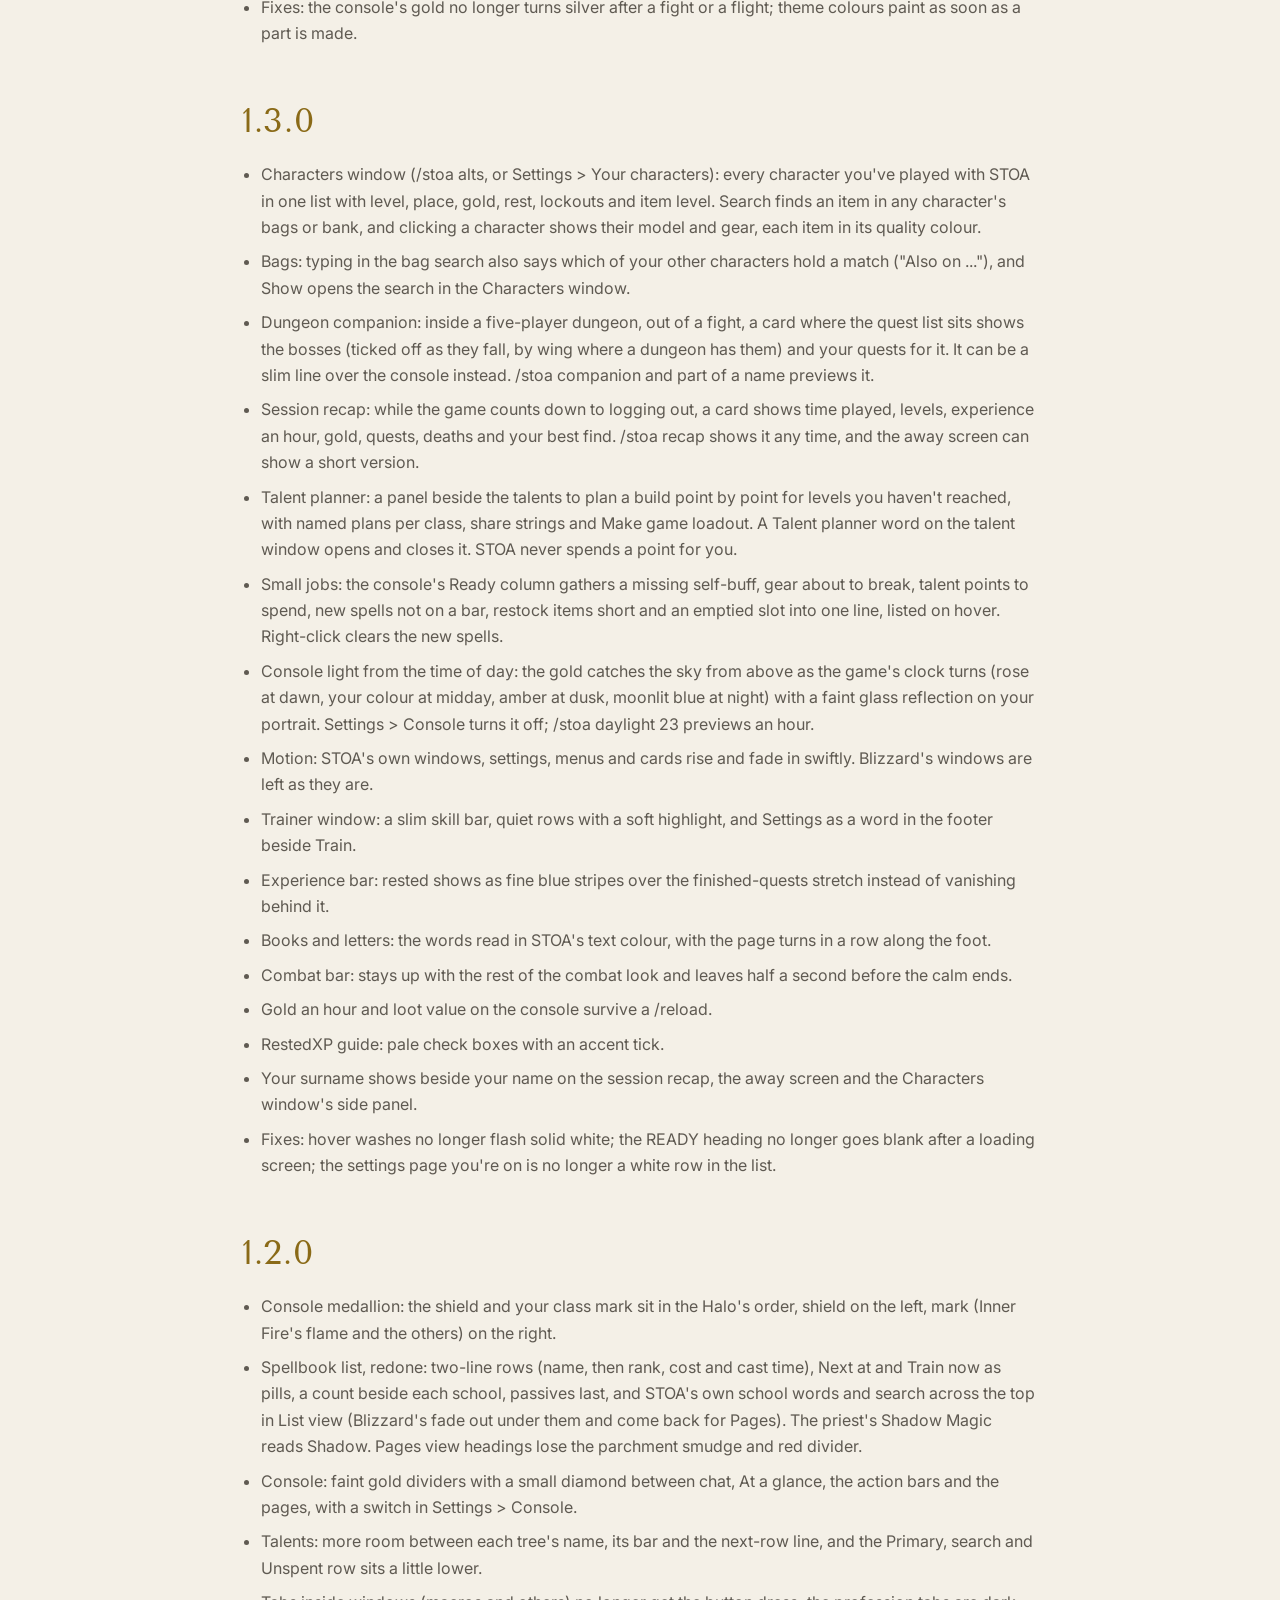
<file: docs/changelog.html>
<!doctype html>
<html lang="en">
<head>
<meta charset="utf-8">
<meta name="viewport" content="width=device-width, initial-scale=1, viewport-fit=cover">
<title>Changelog · STOA</title>
<meta name="description" content="What changed in each STOA release.">
<meta property="og:title" content="Changelog · STOA">
<meta property="og:description" content="What changed in each STOA release.">
<meta property="og:image" content="screenshots/world.jpg">
<meta name="theme-color" content="#0d0d0f">
<link rel="icon" href="logo/stoa-essence-symbol.svg" type="image/svg+xml">
<link rel="preconnect" href="https://fonts.googleapis.com">
<link rel="preconnect" href="https://fonts.gstatic.com" crossorigin>
<link rel="stylesheet" href="https://fonts.googleapis.com/css2?family=Tenor+Sans&family=Inter:wght@400;500;600&display=swap">
<link rel="stylesheet" href="assets/site.css">
</head>
<body>
<a class="skip" href="#main">Skip to content</a>
<header class="top">
  <div class="bar">
    <a class="mark" href="index.html" aria-label="STOA home"><img src="logo/stoa-essence.svg" alt="STOA" width="116" height="35"></a>
    <nav class="pages" aria-label="Pages"><a href="index.html">Overview</a><a href="features.html">Features</a><a href="classes.html">Classes</a><a href="commands.html">Commands</a><a href="install.html">Install</a><a href="changelog.html" aria-current="page">Changelog</a></nav>
    <a class="get" href="https://www.curseforge.com/wow/addons/stoa">Download</a>
  </div>
</header>
<main id="main">

<section class="bar head">
  <h1>Changelog</h1>
  <p class="lede">What changed in each release. The newest is first.</p>
</section>
<div class="bar prose"><section class="block release" id="v2-1-2"><h2>2.1.2</h2><ul><li><strong>Outline the next press, your way</strong>: Settings &gt; Combat &gt; Combat bar &gt; Outline the next press is now a choice. STOA's order (the default) keeps STOA's priority, The game's suggestion outlines Forever's own pick instead, and Off never outlines a button.</li><li><strong>Up-to-date next press for every spec</strong>: STOA's order now follows Warcraft Tavern's current Forever guides for every damage and tank spec, with Forever's new spells. Warlocks get a list per tree (Banes, your last Curse, Wrack, Conflagrate, Incinerate, Demonic Brand), fire mages Pyroblast at 3 Heating Up and Scorch to 5 stacks, arcane Arcane Wrath, rogues their spec's builder and finishers (Mutilate, Venom, Hemorrhage, Shank, Death Mark), hunters Aimed Shot, Sniper Shot and hawks, shamans Lava Burst and instant Lightning Bolt on Maelstrom, warriors separate Arms, Fury and Protection lists, paladins Judgement first, Consecration and the Unsealed Wrath swap, and ferals the guide's Bite and Shifting Power thresholds. Heroic Strike is no longer outlined, since it doesn't use the global cooldown.</li><li><strong>Next press in a fight</strong>: the game hides cooldowns from addons in combat, so Mind Blast, Shadow Word: Death, Judgement and other cooldowns never read as ready and the outline fell back to the game's suggestion. STOA now times them from your own casts, with the length the game last showed out of combat.</li><li><strong>Cooldowns page finds running profession cooldowns</strong>: a transmute or Mooncloth cooldown that was started before STOA could see it (on an older version, or before a profile reset) now shows after the next login, not only after the next cast. Transmutes share one cooldown in the game, so they share one row named Transmute.</li><li><strong>Cooldowns page headline</strong>: the big line (1 ready, None ready) could stay unseen. Its small pulse is now drawn another way. It also runs the column's full width when there is no note beside it, so Nothing cooling is no longer cut off.</li><li><strong>Welcome page, for healers</strong>: with a healing spec picked, the roles step now says that your party cards cast on a click with their own bindings, what the click grid is, and where to change and move them.</li><li><strong>Flight map</strong>: the flight map was left in the game's own frame. STOA now dresses it when you open a flight master.</li><li><strong>One-line tooltips</strong>: a tooltip with only a title showed a sliver of the body under its header. A one-line tooltip is now all header.</li></ul></section><section class="block release" id="v2-1-1"><h2>2.1.1</h2><ul><li><strong>Class colours on names</strong>: a new choice on Settings &gt; Look. As the theme sets (the default) keeps things as they were: Bone and the class themes colour names by class, while Tide, Graphite, Matte and the colour vision modes keep them in the text colour. Always and Never override the theme, on party and raid cards, the target, nameplates, tooltips, the threat list, meters and the roster.</li><li><strong>Cooldowns page</strong>: a cooldown with no name no longer takes a row, the hearthstone is no longer listed a second time as ready on your other characters, and the headline keeps its full strength. The page also stops adding to STOA's list of themed parts every few seconds.</li><li><strong>Unit tooltips in a dungeon fight</strong>: when the game hides which unit a tooltip is for, STOA now reads what the mouse is over instead of leaving the game's lines undressed.</li><li>**<code>/stoa report</code> remembers blocked actions**: the last few times the game said an interface action failed because of an addon are kept past a reload, with the addon and the function it named, so the report still shows them afterwards.</li><li><strong>Dungeon companion</strong>: a boss the game names a little differently from the list (Handler Ashka for War Handler Ashka) is now ticked on its own row, not added as a second one. Bosses that end no encounter (Bossman Toof) are now also found dead as the fight ends from your party's targets and the nameplates in view, from the game's own boss-kill signal, and from the dungeon's lock where the game keeps one.</li><li><strong>Chat while riding</strong>: the chat no longer goes clear and turns into a short fading feed on the travel line. It stays your normal chat, standing above the line.</li><li><strong>Two cast bars</strong>: the game's own cast bar could come back beside STOA's after a fresh profile or an Edit Mode layout change. STOA now puts it away again whenever the game brings it back.</li><li><strong>Halo sits higher</strong>: the ring's default spot is 20 units higher, so your character stands in the middle of it instead of riding high. A Halo you have moved yourself stays where you put it.</li></ul></section><section class="block release" id="v2-1-0"><h2>2.1.0</h2><ul><li><strong>No gold dividers on the action bar</strong>: on STOA's own Edit Mode layout the game drew gold dividers between the main bar's buttons. They are hidden with the rest of the bar art.</li><li><strong>Style, not Material</strong>: the choice between Leather and Matte black is now called Style and sits first on the Look page, above Theme, with a description of everything it switches. It was tucked under More before. The Equipped tab on compare tooltips wears STOA's dark card.</li><li><strong>Compare tooltips beside a chat link</strong>: the Equipped tooltips that open beside an item you clicked in chat now wear STOA's dark card like every other tooltip, and that tooltip's close button is STOA's cross.</li><li><strong>Moved windows stay put</strong>: opening a second window (the spellbook beside the character sheet, say) no longer shows a window you have moved on the game's spot for an instant before it jumps back to yours.</li><li><strong>Finding Full, Slim and None</strong>: the two starting questions are now called Layout (Full, Slim or None, and everything around it) on Build your STOA and Setup, and say that None with Quiet is the Minimal layout. Console size is the first setting on the Console page. Choosing None there turns on the faint health and mana arcs, and Full or Slim turns them off again. In Matte black the Leather console switch is hidden, since it has nothing to switch.</li><li><strong>Console pages breathe</strong>: the lead line of each page (your role, your level, a page's headline) is a step smaller, and the space it gave up now sits between it and the line below.</li><li><strong>Windows in Leather lose the stone rings</strong>: the body of each window now sits a step below its header and footer, with a soft shadow at its edges, like the console's wells. The stone image is gone, which makes the addon about 4 MB lighter on disk. Matte black gets the same recess, a little tighter, under its grain. The setting is now Look &gt; Depth in windows.</li><li><strong>Full bags</strong>: when the game says your inventory is full, a small card names the two or three least valuable stacks you carry, by what a vendor pays, and a click destroys one to make room. Grey junk comes first, then what you marked as junk, then plain white food and drink (health or mana back and nothing more); never food with a buff, elixirs, scrolls, quest items, spell reagents, gear, trade goods, tools or what you keep in Restock. Anything that isn't grey asks for a second click. Beside the loot window it also names a quest item that is waiting, or says when what's left isn't worth the room. STOA never destroys anything by itself. Settings &gt; Comforts; <code>/stoa fullbags</code> previews the card.</li><li><strong>A tip for quest items</strong>: a new tip says how to hide a quest's item from beside your character (untrack the quest).</li><li><strong>Keyring</strong>: the money, the free-slot count and the Junk word no longer show on the keyring, and Shift and drag now moves it by itself; it keeps its own spot whichever bag window it opens in.</li><li><strong>Changing the Company page</strong>: the whole Company column is a button, and it lay over half of the caption you click to change the page. The caption now sits above it.</li><li><strong>Away screen tips in full</strong>: a long tip under the timer was cut off after two lines; it now has the room to finish.</li><li><strong>Choosing the console's pages</strong>: click a page's caption on the console (a small chevron shows under the mouse) for the list of what its slot can hold, out of a fight; an empty slot shows "Add a page" under the mouse. In Settings &gt; Console the three dropdowns are now one picture: three wells for the slots and a tile for every page, with a line on what it shows.</li><li><strong>Pages for level 60</strong>: three new pages for the console's right side slots. Reputation leads with the standing that moved last, with two more under it. Cooldowns lists profession and item cooldowns of an hour or more across your characters, ready ones first, and its headline breathes when one comes up; the on-use trinkets you're wearing take any rows left over. This week lists what you're saved to and when it opens, with your alts on the last line. A page costs nothing until it is in a slot.</li><li><strong>Loot rolls</strong>: a new roll card opens in its place instead of starting at the bottom of the screen and jumping up, and the list of who chose what and the result card are larger and easier to read.</li><li><strong>Arc styles show themselves</strong>: Settings &gt; Halo &gt; Arc style is now a row of small pictures, each drawing its own arcs above its name, so you can see a style before choosing it.</li></ul></section><section class="block release" id="v2-0-0"><h2>2.0.0</h2><ul><li><strong>Matte, a second look</strong>: Settings &gt; Look &gt; Material switches STOA from Leather to Matte black, a plain dark design after moulded matte hardware. Off by default; leather stays as it is. It needs a reload.</li><li>The console is a matte shell with flat recesses for chat, At a glance, the bars and the pages, and a choice of grain (satin, soft, smooth or fine; soft, a hint of texture, is how it comes).</li><li>Windows, tooltips, tabs and dropdowns take a sharp 4 pixel corner and fine lines of light and shade instead of round corners and soft gloss.</li><li>Party cards and the target, tank watch, pet and target-of-target blocks are flat plates with the same corner; health bars are square-cut with their numbers beside them.</li><li>The target comes Compact or Full (Matte target size). Compact is a small block with a slim health line and a small skull beside it when the target is deadly; Full is the larger block with rank words (RARE, ELITE, BOSS) in colour above it.</li><li>A Matte nameplate style: a thin health line with a fine dark rim, the name never cut short, and casts as a thin line with the spell's icon and name under it. Matte picks it once; the other styles stay available.</li><li>The Game Menu's buttons are flat keys with a 2 pixel corner (in leather too).</li><li><strong>A new setup</strong>: the welcome page's Look step shows Leather and Matte side by side as small drawn pictures, with the theme, grain or ornament and colour vision under them.</li><li>Players already set up see a version 2 page once per account with both looks; Keep my setup changes nothing. <code>/stoa welcome update</code> shows it again.</li><li>How much is two answers: the console (Full, Slim or None) and everything around it (Standard or Quiet). Settings &gt; Setup asks the same two; Classic feel and Same as Designer are under Other starting sets and <code>/stoa preset</code>.</li><li>Quiet now also makes the target and party thin strips that fade out of combat, and folds the click grid for healers (hidden for everyone else).</li><li>A new Target and frames step: target (Compact, Full or Words only), party cards or strips, stay or fade out of combat, nameplate style and text size.</li><li>On a mount or a flight the chat comes back when you open the chat box and stays for 12 seconds after, and the feed shows messages from every chat window, not only the first.</li><li>Columns in the guild window and scroll bar rails are divided by the console's seam instead of a white line.</li><li>Matte keeps its white accent under the colour vision settings.</li><li>Fixed: a selected button could show its border only after the mouse had been over it.</li><li><strong>The console's right side in slots</strong>: Settings &gt; Console has three slots, left to right. Each holds Ready, Journey or Company, one of the game's damage meter windows (Meter 1 to 3), a Details window (Details 1 or 2) or nothing. Choosing something another slot holds swaps the two. The full console only.</li><li><strong>Details in a slot</strong>: a Details window in a slot loses its backdrop, header art, icon and status bar. Its title sits on the line of the pages' headings with the same hairline under it, its buttons show only under the mouse, and its rows are STOA's type over quiet one-colour bars with the class in the name. Taking it out of the slot puts its skin back.</li><li><strong>The game's meter in a slot</strong>: one of the game's own damage meter windows in a slot is cut down the same way. Its title is in STOA's quiet type on the line of the pages' headings with the hairline under it, its buttons show only under the mouse, the rows lose their icons and start at the slot's edge, and every bar is one faint colour with the class in the name. Out of a slot it floats as before.</li><li><strong>Matte window headers lose their sheen</strong>: on Matte a window's header is the same flat moulded surface as the rest, with only a trace of light along its top. Leather keeps its sheen.</li><li><strong>Settings</strong>: a wider row of choices (Matte grain, Arc style) sits at the right edge like every other control, beside its name when there is room. Ornament is tucked under Material and shows only on Leather, where it does something.</li><li><strong>Visor arcs flatter</strong>: the Halo's Visor arc style bows about half as much and is a fifth shorter, like marks on a wide curved pane.</li><li><strong>Gauge arcs redrawn</strong>: the Halo's Gauge arc style is now the square one, a straight slim bar standing inside a faint square bracket.</li><li><strong>Guild member panel</strong>: the panel that opens beside the guild window when you pick a member has the same room on its right as on its left, and stands clear of the window instead of overlapping its edge.</li><li><strong>Menu and bags as words</strong>: the game menu and the bag row rest unseen behind two words on the console's edge, MENU and BAGS, and open in the word's place while the mouse is over it, so the hand only moves across to its button. A click on BAGS opens the bags. In a fight the words dim. With a window docked in a slot the rows hold their place instead of dropping onto it.</li><li><strong>Leather polish</strong>:</li><li>The target can be Compact on Leather too (Settings &gt; Target size, and the welcome page's Target and frames step). Leather starts Full, Matte starts Compact, and each look remembers its own.</li><li>The Leather target says RARE, ELITE or BOSS in colour and no longer says HOSTILE, as the red bar already does.</li><li>The STOA nameplate style never cuts a name short and shows a cast as a thin line with the spell's icon and name under it, as the Matte style does.</li><li><strong>Halo arc styles</strong>: Tube, Gauge, Line, Blade or Visor for the two arcs (Settings &gt; Halo). Tube, a bright line on a wide faint band, is the new look: new installs start on it and everyone on Line is moved to it once with this update. Line is still in the list.</li><li>Elite, rare and boss tooltips carry one outline in the rank's colour instead of two, and hostile names are a lighter red that reads on the header.</li><li>The map's breadcrumbs start at the left edge.</li><li>Fixed: the map showed a second, lighter border around its header.</li><li>Fixed: a click near Player vs Player on the character window could fold the window to its narrow size.</li><li>Fixed: quest turn-in text could stay in the parchment's dark brown after a quest had been open in the map's quest log.</li><li>Quest items at hand: taking a quest off the tracker also takes its item off the row beside your character, and tracking it again brings it back. If you track no quests at all, every quest's item shows as before.</li><li>Fixed: on the Matte console the Journey page's last line could run past the bottom of its well. Its rows stand a little closer, one line shows under the pace (the quest before the trainer), and the pace numbers start at the left until the chart has a line to draw.</li><li>Nameplates: your target's plate is now marked by a soft glow as STOA comes, where it was a bone edge. New installs only: anyone who already runs STOA keeps what they have. Settings &gt; Nameplates &gt; Mark your target's plate has Edge and Arrows as before.</li></ul></section><section class="block release" id="v1-6-1"><h2>1.6.1</h2><ul><li><strong>Loot rolls up off the bars</strong>: the Need, Greed and Pass cards stack from their own spot, right of the middle of the screen, instead of over your action bars. Move them in unlock mode (Loot rolls). Under each card a list shows everyone in the group, one name a line in class colours, with what they chose (Need, Greed, Pass or still choosing). Once your own card goes, a small card keeps the same list with each roll, then the winner, for 6 seconds. <code>/stoa rolls</code> shows two samples; Settings &gt; Loot turns it off.</li><li><strong>Heals halved</strong>: for healers, when Mortal Strike (from a player or a monster) or Mortal Wound is on someone, red stripes fill the empty end of their health bar on the tank watch and the party cards, and the watch says HEALS HALF (a tag says it on the cards). Blizzard leaves these debuffs readable in a fight, so it works in combat. <code>/stoa test</code> shows it on the sample tank.</li><li>Buff and debuff timers at the top of the screen are a shade brighter and sit on a small dark plate under each icon, so they stay readable over sand, snow and bright sky.</li><li>The Halo's cast bar and its label sit on a soft dark haze, so the gold line shows over bright ground too. Over dark ground the haze can't be seen.</li><li>Chat on the console: when the console folds for a fight or a ride, a dark plate stands in for the leather behind the chat, so it stays readable over bright ground. On a ride or a flight the plate hides with the chat and comes back while you type.</li><li>Fixed: after some fights the chat could stay at the game's own size, which left the buttons beside it standing above the chat until a reload.</li><li>Fixed: the Dressing Room's item list lost its dark ground the second time the window opened.</li><li>Fixed: the Halo's timer coins used fixed base lengths when the game hid a DoT's time in a fight, so talents that make them last longer (Improved Shadow Word: Pain, for one) were ignored and the coin ran out early. Coins now take the length from the spell itself, talents included, and from the aura whenever the game shows it.</li><li>Fixed: gear with stats your role doesn't use (strength on a priest) was called an upgrade when its item level was higher. It now reads "Nothing for Ranged DPS, below your neck".</li><li>Dressing Room: the custom set field, Save and the item list switch are dressed and sit in one tidy row over the model.</li><li><code>/stoa report</code> has a Chat line with the chat's size and place.</li><li><strong>Friends window dressed</strong>: Forever's friends window (the newer one with its tabs down the right side) takes STOA's dress like the other windows: dark panel and header, its side tabs as dark tiles with an accent bar on the open one, the Battle.net bar's metal strip and the gold rules gone, and Add New Friend as a dark key. The ignore list beside it is dressed too. The friend cards stay as Blizzard draws them.</li><li><strong>Dropdown menus dressed</strong>: every dropdown and right-click menu (the minimap's tracking list, the friends status, the chat and unit menus) opens on the same dark card as STOA's tooltips instead of Blizzard's gold-edged box. Submenus too, and the right-click menus on unit frames (the target's, the party's). Inside, the line under the mouse gets a faint light instead of the gold glow, ticks and radio marks are in the accent, and the submenu arrows are quiet.</li><li>The newer red buttons (three-part ones such as Add New Friend) are dressed as dark keys like the rest.</li><li>Window keys (Invite Member, Add New Friend, Apply and the like) have a little depth: a soft dark shadow under each key. Pressed, the key sinks onto it.</li><li>Talents and spellbook: the search field is a dark rounded field whose edge lights while you type, and the talents' search options arrow is a dark key with a quiet chevron instead of the yellow button.</li><li>Guild &amp; Communities: its minimise button is a quiet minus like the map's, not a red button.</li><li><strong>Guild window, bigger and tidier</strong>: Guild &amp; Communities opens at 1100 by 640 instead of 814 by 426, so the chat and member list get far more room. The header carries your guild's (or community's) name with who is online under it, and Chat, Roster, Perks and Info are words along its right side instead of icon tabs hanging off the window. The message of the day has its own row above the chat and roster. Minimised, the window keeps the game's small size.</li><li>Fixed: on the guild Roster page the view dropdown sat hidden up in the header and took the clicks off the page words (only their top edge worked), and Show Offline Members sat over the message of the day. The roster now starts below the message row, with Show Offline Members and the dressed view dropdown on one line above the column heads.</li><li><strong>Guild Info page dressed</strong>: the message of the day, guild information and news sit on dark wells instead of parchment in three even columns (the guild information has the middle one to itself, and the message of the day runs the full height of the first), with STOA's small headings and thin scroll bars. The message of the day row under the header no longer repeats on the Info page.</li><li><strong>Loot window dressed</strong>: STOA's dark card with the title in the serif over a fine line, each item on a dark tile with a short bar in its quality colour, a faint light under the mouse, and the thin scroll bar.</li><li><strong>Guild window polish</strong>: the guild name and who is online sit on one line in the header, split by a fine rule. The scroll bars in the club list, chat and member list are thin quiet pills that light under the mouse (no gold arrows). The open club gets a lifted tile with a short accent bar instead of a bright outline, and the Join or Create tile's green plus goes quiet. The member card that opens from the roster is now a STOA card with quiet labels, dark note boxes and STOA buttons.</li><li>Fixed: the guild page words could only be clicked on their top half (the game's title strip sat over them), and the underline could stay on a page you had left. The window's content also sits a little lower under the header, and the stray yellow "35/113 Online" count is gone (the header shows it).</li><li><strong>Guild window inside</strong>: the blue stone club list is a dark column with each club on a dark rounded tile, the chat sits in a dark well with a dark typing field, the Guild channel dropdown is a dark field, and the member list is a dark column without the bevelled bars. The chat now starts right under the channel dropdown (the voice headset at the end of that row), the member list starts level with the dropdown, and the club list starts right under the header, so the empty bands are gone. The page words in the header now light only for the page that is open.</li><li><strong>Switch layout from Ready</strong>: click your role under Ready on the console (Healer, Ranged DPS...) and a small card lists STOA's four layouts: Tank, Healer, Melee DPS and Ranged DPS. Click one and this spec uses it from then on, the same as Settings &gt; Roles. Once you have dual spec, your other talent spec sits below them with its tree split: click it to switch spec (the game's short cast, not in combat). Open talents goes to the talent window.</li><li>Releases now go to Wago Addons as well as CurseForge.</li></ul></section><section class="block release" id="v1-6-0"><h2>1.6.0</h2><ul><li><strong>Player notes</strong>: write a line about someone you played with, so you remember the good groups and the bad ones. Right-click a player (target, party card, a name in chat) and choose "STOA note", or type <code>/stoa note Name</code> (<code>/stoa note</code> alone takes your target). Pick Good, Bad or Just a note, type one line, press Enter.</li><li>The note comes back where it matters: on the player's tooltip, as a small diamond on the corner of their party card, under their whisper on the whisper card, at the start of what they say in the world's channels, say, yell and whispers (not guild, party or raid chat), and as one chat line only you see when they join your group. A filled diamond is good, a hollow one bad, a small one a plain note, so the kind never rests on colour.</li><li><strong>People</strong>: a new tab in the Characters window (<code>/stoa people</code>) lists everyone you've noted, newest first, with Good, Bad and Notes filters and a search over names and notes. Click a row to edit, right-click to remove.</li><li>Notes are shared by every character on the account. Settings &gt; Comforts has the switch, and one each for the chat mark and the group line.</li><li><strong>Tooltips, who it is on one line</strong>: a player's tooltip reads "33 Gnome Mage" with the class in its colour, in place of three grey lines; "(Player)" and your own faction are gone, and the other faction joins the line in red. Mobs, NPCs and pets read the same way ("20 Humanoid", then how hard they are), a guild or an NPC's title sits quiet in angle brackets under the name, and STOA's own lines (your note, target, casting, threat) start under a thin rule.</li><li>Tooltips: a player's item level sits at the right of that line behind a small sword mark and no longer takes a row, so the tooltip doesn't grow when the number arrives.</li><li>Character sheet: your item level heads the stats column, large, under its own gold heading, where players expect to find it. It no longer sits in the header beside your level.</li><li>Target plaque: docked on the console, a long top line (level, rank and creature type) no longer runs under HOSTILE. The level is shown as a number alone, as on tooltips.</li><li>The flight map wears STOA's header, close button and edge. The map and its flight points are the game's.</li><li><strong>Quick start</strong>: settings open on a new "Build your STOA" page: pick a starting set, then switch each piece of STOA on or off (console, Halo, party cards, nameplates, bags and the rest). Each says in a line what you get, what comes back when it's off, and which page holds its finer settings.</li><li><strong>Simpler settings</strong>: every settings page opens on its few everyday settings, with the rest one click away under More. Search still finds everything. An opened More stays open.</li><li><strong>Only what applies to you</strong>: pet settings show for hunters and warlocks, mana settings for classes with mana, form mana for druids, and DoT marks only with DoesItDie loaded.</li><li><strong>What I've changed</strong>: a new settings page lists every switch and choice that isn't as STOA comes. Right-click a setting, there or on any page, to put it back.</li><li>Fewer switches: 23 settings that followed another, or that nobody needs to turn off, left the pages. Search still finds them and none of your choices changed. The console's mana marks follow the Halo's switches, "Restyle Blizzard windows" covers every window, three chat switches became "STOA's chat look", duel and drunk lines became "Hide chat noise", and duels are one choice: Never, Strangers or Everyone.</li><li><strong>A free right side</strong>: Settings &gt; Console &gt; "Leave the console's right side free" hides the Ready, Journey and Company pages together, so the leather right of the action bars is yours for another window, such as a damage meter from another addon. Off unless you turn it on.</li><li><strong>Earlier notes</strong>: the what's-new window keeps the last five notes. Earlier and Later in its foot page through them, and each release has a short note of its own again.</li><li>Fixed: choosing STOA's damage meter over EllesmereUI's left no meter at all. EllesmereUI switches the game's own meter off and only puts it back while it runs; STOA now turns it back on at the next login after you pick STOA's.</li><li>Fixed: bags could come back as separate bags after STOA's bags were switched off for another bag addon and later on again. STOA now sets its one-bag choice again when its bags return.</li><li><code>/stoa restore</code> and <code>/stoa editmode back</code> return to the Edit Mode layout you had before STOA's.</li><li>Lighter at rest: the class mark's timer only runs while a timed mark is counting down.</li><li>Moving frames: the bar's hint has its own lines instead of running into the title.</li><li>Moving frames: the Halo's box now says "shows in a fight", since the Halo is hidden out of combat and could look as if moving it made it vanish.</li><li><strong>Nameplates</strong>: every plate now has the same bar, with rounded ends inside its dark track. A plate seen for the first time used to get a flat square bar that filled the track edge to edge, until the game next laid it out.</li><li>Fixed: levelling up in a fight could leave the game's menu and bag rows standing at the bottom of the screen until the fight ended. They now go straight back to the console when the game allows it.</li></ul></section><section class="block release" id="v1-5-2"><h2>1.5.2</h2><ul><li><strong>Fit EllesmereUI to the console</strong>: one click in Settings &gt; Other addons (or <code>/stoa fit</code>) places EllesmereUI's chat on the console's left page and its damage meter top left, where STOA keeps its own. It writes only those two positions into EllesmereUI's settings and reloads; <code>/stoa fit undo</code> puts them back. The chat keeps its own size; drag its corner narrower if it covers At a glance. The page that asks which addon does which offers it as a row when EllesmereUI's chat is kept, so it happens in the same reload.</li><li>EllesmereUI: STOA now recognises EllesmereUI's modules (action bars, bags, chat, nameplates, minimap, raid frames, unit frames, damage meters, quest tracker and Blizzard skin) and asks which of the two you want for each part, on the same page as for Daylight UI. Until you choose, STOA's part steps aside. Keeping EllesmereUI's unit frames keeps STOA's target plaque away. EllesmereUI's own first-time pages (its addon picker and its look) come first; STOA asks once they're done.</li><li>EllesmereUI's Cooldown Manager gets a row on the same page: keep its icon rows, or switch it off and leave cooldowns to the Halo.</li><li>EllesmereUI's AuraBuff Reminders is asked about too: keep its missing-buff icons and STOA's own row left of the Halo steps aside, or use STOA's and it is switched off.</li><li>Fixed: with another addon's chat kept, the console still re-sized and re-placed the chat window whenever its pages were laid out, which could undo the size you gave it.</li><li>Other addons: a "Keep theirs" answer now belongs to the addons it was given for. If a different addon turns up for the same job later (EllesmereUI's bags after Bagnon's, say), STOA asks again and no longer keeps the newcomer unasked.</li><li>Console: the notes page loses its "Notes" heading and its "Nothing to note" line. It stays blank until there is something to say.</li><li>What's new: the note carries the 1.5 lines beside 1.5.1's again, with two for EllesmereUI on top.</li></ul></section><section class="block release" id="v1-5-1"><h2>1.5.1</h2><ul><li>Daylight UI: STOA now recognises Daylight UI's modules (bags, nameplates, chat, tooltips, action bars, unit frames, window skins, buffs, quest tracker and info panel) and asks which of the two you want for each part, as it does for Bagnon or Plater. Until you choose, STOA's part steps aside. /stoa addons asks again.</li><li>One page for several addons: when more than one part is shared with other addons (Daylight UI can bring ten), STOA asks about all of them on one page, a row for each with Keep theirs and Use STOA's, instead of one question after another.</li><li>Other addons in Settings: Settings &gt; Setup &gt; Other addons lists each part another addon is doing too, with Keep theirs or Use STOA's, so a choice made or missed at login can be changed later.</li><li>Chat with another chat addon: when you keep another addon's chat (Daylight UI, Prat, Chattynator, Glass, Chatter), STOA no longer holds the chat in the console or draws its own tabs over it, and its chat comforts step aside too. The console's notes page takes that room. If the chat would lie across the console, STOA stands it just above the console's edge.</li><li>Daylight UI's chat in the console: when you keep Daylight UI's chat and STOA's "chat in the console" setting is on, Daylight's chat panel is docked on the console's left page, sized to fit, with its tab row standing on the console's top edge. Daylight's own saved position and size are left untouched and return if you turn the setting off. On the slim console it stands above the line.</li><li>Daylight UI's character window: with both addons dressing the character window the names were drawn twice. STOA now asks which of the two you want; choosing STOA's switches Daylight UI's character window off in Daylight's own settings, not the whole addon.</li><li>Daylight UI's Edit Mode layout: when it is the active layout while STOA's console and action bars are in use, STOA says so at login and names the command that switches to its own layout (/stoa editmode). It never switches by itself.</li><li>Daylight UI's small helpers: where Daylight UI's quality-of-life module has a helper switched on that STOA has too (faster looting, the loot feed, accepting and handing in quests, one-option gossip, the far camera, quest item sparkles, hiding red error text, the away screen), STOA's copy waits, as it does beside Leatrix Plus. /stoa addons lists who has which job.</li><li>Target plaque with other unit frames: when you keep Daylight UI's or Shadowed Unit Frames' unit frames, STOA's target plaque stays away, so the target isn't shown twice.</li><li>Daylight UI's pieces and the console: STOA tells Daylight UI how tall the console is, so Daylight's chat, meters and bars start above it instead of under it. Pieces you placed by hand in Daylight UI stay where you put them.</li><li>Classic feel: the preset now also hands the spellbook, talents and experience bar back to Blizzard, as it already did for windows, bags, the character sheet, tooltips and nameplates. Its note in Settings said the opposite of what it does and is corrected.</li></ul></section><section class="block release" id="v1-5-0"><h2>1.5.0</h2><ul><li>Raid target marks: a skull, cross, star or any other mark shows at the right end of the name on the target plaque, and on the top right corner of party and raid cards for marked group members.</li><li>Group cards: a dead member's card says RES while someone is raising them, and a card says SUMMON while a summon waits on that player's answer.</li><li>Loot rolls: the need, greed and pass cards sit on a STOA card with the item's name in STOA's lettering and a thin accent timer.</li><li>Other languages: on a client that isn't English, STOA now finds paladin seals and Judgements, shields, Eclipse, Hot Streak, Demonic Sacrifice, undead and demon targets, zone level ranges on the map and herb nodes on tooltips by the game's own IDs instead of English names. Ore veins, the dungeon companion's lists and STOA's own words are English still.</li><li>Console: the leather grain is drawn one texture pixel to one screen pixel, so it stays crisp at any UI scale.</li><li>Lighter in groups: STOA listens only to the units it draws (you, your target, your party) instead of every unit in a raid, the loot feed and the Tally page rest while nothing is showing, and timer bars write their text once a second.</li><li>/stoa test shows sample raid marks and the RES and SUMMON words.</li><li>Combat rows: with three rows of bars under a ten-player grid, the folded console's seal fades out of the way instead of sitting under them.</li><li>Travel line: your followed quest shows on a flight too.</li><li>Fixes: no more "arithmetic on a secret number" error from the mana bar in a Slim fight; the AddOn List's bottom buttons lose their red centres.</li><li>Housekeeping: an unused texture and leftover code removed, and every pull request is now linted and load-tested for all nine classes (and once as a German client) before it can merge.</li></ul></section><section class="block release" id="v1-4-5"><h2>1.4.5</h2><ul><li>Whisper card: a whisper brings up a small card just above the chat tabs with who it's from (in their class colour) and the start of what they said. Click to answer, right-click to put it away; it fades on its own and waits while the mouse is on it. More from the same person adds a count, and a second person makes it "Multiple people are whispering you". Settings &gt; Comforts turns it off; /stoa whisper shows a sample.</li><li>Dungeon companion: knows Forever's nine new dungeons (Hall of Thanes, Ruins of Lordaeron, Excavation Site: Wetlands, City of Dalaran, The Drowned City, Krol'Dok Stronghold, Alcaz Island Prison, Blackmaw Hold and Shaper's Terrace) and their bosses. A boss the game doesn't count as an encounter (such as Highland Horror) is ticked off when you target or point at its corpse, and a kill the list doesn't name still shows.</li><li>Quest timers: a timed quest shows in a small STOA card beside the quest list's heading, counting down, in place of the game's box that covered the list.</li><li>Quest list: quests that would run down over the console, the menu or the bags fade out instead of overlapping them.</li><li>Fixes: no more "Auras cannot be accessed when secret while tainted by Stoa" error in dungeon fights (STOA no longer resizes the quest list); a target's name in a dungeon fight stays inside the tooltip.</li></ul></section><section class="block release" id="v1-4-1"><h2>1.4.1</h2><ul><li>Shield gauge: a new shield in a fight now shows full straight away. Before, the gauge could keep a reading taken as the last shield broke and show the new one empty.</li><li>Console light from the time of day is much subtler: the sky now tints the gold by a third at most, so it stays gold at night.</li></ul></section><section class="block release" id="v1-4-0"><h2>1.4.0</h2><ul><li>Riding: on a mount or a flight, out of a fight, the console folds to a slim travel line with your speed, the zone and how far your followed quest is. Chat steps back to a short fading feed and the action bars fade. Comforts: get off your mount to cast, and get off at the flight master. Settings &gt; Console turns it off; /stoa ride previews it.</li><li>Tips: when there are no small jobs, the console's Ready line shows a short tip about something STOA does that's easy to miss. Hover for the whole tip, click to open its setting, right-click once you've got it. The away screen shows them in turn; /stoa tips brings back the ones you've marked.</li><li>Tank watch: the watch frame now wears the same plaque as the target, with its portrait medallion, rounded health bar with percent and amount, shield, power line and level.</li><li>Target plaque: a player's caption names their race and class.</li><li>Trainer window: the skill bar has its own full-width row under the header, and the list and skill step move down with it. The window is dressed whenever a trainer opens.</li><li>Spellbook list: an All ranks word shows every rank of each spell, and the detail line (rank, cost, cast) always keeps its muted colour.</li><li>Dungeon companion: finds dungeons by Forever's own names (such as the Stormwind Stockade) and lists the quests the log files under the dungeon's name.</li><li>Experience bar: rested shows in plain blue, and only quests ready to hand in count as finished.</li><li>Character window: keeps its size and header tabs when first opened in a fight.</li><li>Fixes: the console's gold no longer turns silver after a fight or a flight; theme colours paint as soon as a part is made.</li></ul></section><section class="block release" id="v1-3-0"><h2>1.3.0</h2><ul><li>Characters window (/stoa alts, or Settings &gt; Your characters): every character you've played with STOA in one list with level, place, gold, rest, lockouts and item level. Search finds an item in any character's bags or bank, and clicking a character shows their model and gear, each item in its quality colour.</li><li>Bags: typing in the bag search also says which of your other characters hold a match ("Also on ..."), and Show opens the search in the Characters window.</li><li>Dungeon companion: inside a five-player dungeon, out of a fight, a card where the quest list sits shows the bosses (ticked off as they fall, by wing where a dungeon has them) and your quests for it. It can be a slim line over the console instead. /stoa companion and part of a name previews it.</li><li>Session recap: while the game counts down to logging out, a card shows time played, levels, experience an hour, gold, quests, deaths and your best find. /stoa recap shows it any time, and the away screen can show a short version.</li><li>Talent planner: a panel beside the talents to plan a build point by point for levels you haven't reached, with named plans per class, share strings and Make game loadout. A Talent planner word on the talent window opens and closes it. STOA never spends a point for you.</li><li>Small jobs: the console's Ready column gathers a missing self-buff, gear about to break, talent points to spend, new spells not on a bar, restock items short and an emptied slot into one line, listed on hover. Right-click clears the new spells.</li><li>Console light from the time of day: the gold catches the sky from above as the game's clock turns (rose at dawn, your colour at midday, amber at dusk, moonlit blue at night) with a faint glass reflection on your portrait. Settings &gt; Console turns it off; /stoa daylight 23 previews an hour.</li><li>Motion: STOA's own windows, settings, menus and cards rise and fade in swiftly. Blizzard's windows are left as they are.</li><li>Trainer window: a slim skill bar, quiet rows with a soft highlight, and Settings as a word in the footer beside Train.</li><li>Experience bar: rested shows as fine blue stripes over the finished-quests stretch instead of vanishing behind it.</li><li>Books and letters: the words read in STOA's text colour, with the page turns in a row along the foot.</li><li>Combat bar: stays up with the rest of the combat look and leaves half a second before the calm ends.</li><li>Gold an hour and loot value on the console survive a /reload.</li><li>RestedXP guide: pale check boxes with an accent tick.</li><li>Your surname shows beside your name on the session recap, the away screen and the Characters window's side panel.</li><li>Fixes: hover washes no longer flash solid white; the READY heading no longer goes blank after a loading screen; the settings page you're on is no longer a white row in the list.</li></ul></section><section class="block release" id="v1-2-0"><h2>1.2.0</h2><ul><li>Console medallion: the shield and your class mark sit in the Halo's order, shield on the left, mark (Inner Fire's flame and the others) on the right.</li><li>Spellbook list, redone: two-line rows (name, then rank, cost and cast time), Next at and Train now as pills, a count beside each school, passives last, and STOA's own school words and search across the top in List view (Blizzard's fade out under them and come back for Pages). The priest's Shadow Magic reads Shadow. Pages view headings lose the parchment smudge and red divider.</li><li>Console: faint gold dividers with a small diamond between chat, At a glance, the action bars and the pages, with a switch in Settings &gt; Console.</li><li>Talents: more room between each tree's name, its bar and the next-row line, and the Primary, search and Unspent row sits a little lower.</li><li>Tabs inside windows (macros and others) no longer get the button dress; the profession tabs are dark tiles with their icons whole and a gold edge on the open one; Appearances' Items tab is a word, and it, the search and Filter sit lower; the AddOn List's top row sits clear of the header.</li><li>Target of target, docked: its straight gold line and its curve meet without a bump.</li><li>Macros: the icon grid's stone slots are dark STOA wells. What's new: the finished-quests line says deeper gold (it changed from pale), and the windows line covers their insides.</li><li>Map: the zone's level range sits right after the title instead of past the window's edge, and the close and maximise buttons are quiet STOA glyphs, centred in the header and set in from the right.</li><li>Collections: the count pill (Total Mounts, Total Pets, Total Toys) sits in the bottom right of the window on every page, and the mount scene and toy page lose their painted backdrops and gilded corners.</li><li>Inside the newly dressed windows: Blizzard's insets, card backdrops and the pet card's painted scene are gone (dark STOA wells instead), the dressing room's item list is a STOA panel, the inbox parchment is gone, AddOn List buttons are dressed, Macros has a proper title and word tabs, and the collections side tabs keep their icons.</li><li>What's new: past five lines the note splits into two columns side by side, and it names the newly dressed windows.</li><li>No error on login from the newly dressed windows: STOA passes by the game's own locked frames inside them.</li><li>More windows in STOA's dress: bank, guild bank (edge only), trade, professions and the professions book, dressing room, books and letters, macros, collections, the adventure guide, the stable, tabard, petitions and guild charters, gem sockets, the clock, chat channels, the addon list and click bindings.</li><li>Windows with a raised header (character, spellbook and talents, and others): Shift-dragging the top half of the header moves the window again. The strip sits above the window's own edge, so clicks there went through to the world; the window's clickable area now covers it, and the raised talents page no longer catches them either.</li><li>Character window: your name and the level line sit closer together, the pair centred in the header (the close cross stays level with the name).</li><li>Talents: the window shortens while the talents show, so they rise into the empty band under the title (Blizzard's spec art used to sit there), and it takes its height back for the spellbook. The spec's Activate button moves into the row with the search. Window headers are a shade lighter.</li><li>Window headers lose their faint brown tint: the dark plate across the top is the same neutral as the rest of STOA.</li><li>Talents: Primary and Secondary, the search and your unspent points share one row just above the cards, lined up with their edges, and the window's stone rings really stay off the talents page now.</li><li>Talents, closer to the mock-up: the cards are all one width and fill the window, the tree's name sits top left with its points top right, the bar toward the next row runs the card's width with its line beneath, every row has a hairline along its top, and the window's stone rings stay off the talents page.</li><li>Talents: each card now wraps its own tree (they sat off to the left, the first one past the window's edge), the tree's name and points sit in the card's middle, and a card no longer trails lines down the screen.</li><li>Character sheet from the console and At a glance: clicking Gear or a stat opens the sheet again (the secure cover took only the mouse release, and the game acts on the press).</li><li>Clicking Gear under Ready on the console opens the character sheet through the game's own Character button, so it no longer raises the "secret number" error on the player frame.</li><li>Window headers: the lighter top half of the header runs to the window's left and right edges, not 8 pixels short of them, and follows the rounded top corners.</li><li>Character window: opening it no longer raises an error about the player frame's health text ("secret number"). The stats keep Blizzard's own order for now; putting your role's stats first tainted Blizzard's code.</li><li>Map: the top of its header is solid like the rest; the raised strip let the world show through.</li><li>The quest list stays folded through a fight: a kill or loot counted toward a quest no longer opens it again.</li><li>Bags: the Grid / Sections word in the combined bag's header works; the bag's title strip (and Blizzard's invisible bag-menu button on it) sat above the header words and caught their clicks. Sort, Junk and Grid / Sections each name what they do on hover.</li><li>The experience bar's finished-quests stretch is a solid deeper gold, so it no longer mixes with the blue rested stretch into a washed-out grey.</li><li>Character sheet, STOA's layout (on by default, Settings &gt; Dress): the sheet grows wider and lays your gear out in two columns down the sides, each item's name in its quality colour with its item level and WORN or BROKEN beside the slot (empty slots say which they are); the weapons sit in a row under the model with their names, and the model keeps Blizzard's size in the middle so it isn't zoomed in; the stats lose Blizzard's stone and lines for STOA's type, quiet labels, light numbers and gold headings on a quiet column; the window's tabs are words along the header, gold under the one you're on, and the window keeps one size on every tab (reputation, skills and the rest fill the same wider page); and a footer shows your durability and how many pieces need repair. The slots are still Blizzard's own buttons, so dragging, swapping, tooltips and gear sets work as before; they are moved out of combat only. Off keeps Blizzard's layout, dressed as before.</li><li>Talents, STOA's look (on by default, Settings &gt; Dress &gt; STOA's talents): the painted spec art, rings and borders go; each tree shows its name and points spent as words (the busiest tree in the accent), each tree sits on its own dark card with a band for every row of talents (labelled 0, 5, 10 and so on; rows you have reached are a touch lighter) and a thin bar under the name filling toward the next row ("1 more to open row 5"), Primary and Secondary become words, points left sit in the display face, and "Changes wait for Apply" shows by Apply while placed points are still a preview. (Opening the spellbook no longer stops on an error from the talent tabs.)</li><li>Spellbook: the To train and List / Pages words sit in the window's header band, clear of the school tabs. Talents: Primary and Secondary are plain words again, not boxed buttons. Character window: the word for the page you're on is lit on every tab (Skills was never lit), and hovering a word no longer pops up its name. On Reputation, Skills, PvP, Currency and Statistics the title sits level with the tab words. With the equipment manager open, the item names step aside for the small arrow beside each slot. The panel behind the model is one even shade: Blizzard's dark race overlay no longer comes back behind it.</li><li>Your shield and class marks are repainted in heavier, bevelled Warcraft metal: the shield, Inner Fire's flame, Battle Shout's horn, Slice and Dice's dagger, the paladin seal's cross and the shaman shield's orb.</li><li>Bag sections (one combined bag, on by default): the bag sorts its slots into sections, each with its label and count: new since you last looked, consumables, trade goods, quest, equipment, other, junk (grey or marked) and empty slots. A Grid word in the header switches back to the game's one grid in bag order, and Sections switches again; Settings &gt; Bags has the same choice. Blizzard's item buttons stay, only their places change, and the reagent section and footer stay below.</li><li>Spellbook list view (STOA's spellbook on): the book opens as one scrolling list of every spell you know, grouped by school, each at its best rank with what it costs, its cast time and when its next rank comes ("Train now" in the accent when your trainer has it). Blizzard's search box narrows the list. Click a spell to cast it, drag it to a bar, Shift-click to link it. A word on the book's top row switches to Blizzard's pages and back, and the choice is kept. In the compact one-page book the cost and cast columns step aside so names keep room. The list fills out of combat; opened in a fight, it catches up when the fight ends.</li><li>Spellbook, STOA's look (on by default, Settings &gt; Dress): the book loses its parchment pages, top bar and bookmark for the window's dark panel, spell names take STOA's type (light names, quiet ranks and Passive, "Available at level" in the accent), and a To train word left of the search, with the count waiting at your trainer, opens STOA's training page docked beside the book (it closes with the book; drag it to set it free). The spell buttons are Blizzard's own, so dragging to bars, casting and tooltips work as before.</li><li>Windows STOA dresses are solid now: at 96% a name or light behind one showed through faintly.</li><li>Character sheet, more of STOA's layout: the stats column's pages (stats, equipment sets, titles and your pet) are words along the footer's right in place of Blizzard's icon tabs, and the column starts right under the header; the stats put your role's block first (Defence for a tank, Weapons for melee and hunters, the block with spell power for healers and casters); the ranged slot (wand, bow, thrown) shows its name and item level like the others; and on the other tabs the side panel's title (a skill, a faction, your PvP rank) starts under the header instead of running into the tab words.</li><li>Target plaque: the health bar is red again on a hostile target at full health (a theme pass was turning it back to the health colour), and the percent sign sits right after the number.</li><li>Target plaque restyled: the portrait is a round medallion in a gold ring breaking the plaque's right edge, with the level on a badge at its foot; a slim rounded health bar carries the percent and the health; a fine line under it shows the target's mana, rage or energy; and the target's cast shows as a small bar with the spell and time left (warm while it can be interrupted). Out of combat on the full console the plaque docks on the gold rim, as tall as your medallion and without its portrait (the level leads the caption instead): its left end fits round the medallion with a gold line following its ring, and just past the health bar the gold edge runs on round a rounded corner, then flows straight out of the curve into a long sweep down at 45 degrees into the rim like the medallion's flourish. The target of target stands behind that sweep as a lower slab of its own, with a softer gold edge, the same sweep at its end and the plaque's shadow falling on it. Creatures the game lists as "Not specified" no longer show that as their kind. Docked, it never fades with Fade frames out of combat, since it's part of the console, and its rows sit high so the health bar keeps clear of the rim. Without the console's art it rests just above the console instead. In a fight it moves beside the Halo as the full plaque. The art is new, so it needs a full restart of the game.</li><li>Tooltips: under the sell price of a stack, an "Each" line with what one of them sells for.</li><li>Experience bar: quests you've finished but not handed in show as a paler gold stretch past the fill, to where turning them in takes you; hovering the bar adds the count and the experience to Blizzard's tooltip in the corner (or shows its own when you aren't rested). Waits while OneForAll's own quest XP marker is on.</li><li>Your buffs at hand (on by default): out of combat, small icons left of the Halo for your own long buffs when one is missing or has under a tenth of its time left (30 seconds to 2 minutes): Inner Fire, Fortitude, Divine Spirit and Shadowform for priests, an aura, a blessing and Righteous Fury for paladins, Mark of the Wild and Omen of Clarity for druids, Arcane Intellect and an armor for mages, Demon Armor for warlocks, Lightning or Water Shield for shamans, Trueshot Aura for hunters. They're drawn in your theme's colour. A missing one breathes softly, an ending one shows its time left. Click to cast; a buff you choose between (aura, blessing, armor, shield) casts the one you had on last. Hidden in a fight.</li><li>What's new note brought up to 1.2.</li><li>With OneForAll, STOA asks once whether to switch off OneForAll's low-rank check and info bar, which double up on STOA's Uprank and console.</li><li>Sparkle: objects up close now get the plate the sparkle hangs on (the game only gives an object one with its interact plate setting on, which STOA now turns on for objects and keeps off for NPCs). Without it the sparkle had nowhere to sit.</li><li>Interact icon up close also turns on the game's own sparkle on quest items lying in the world (its loot glow), as OneForAll's Quest loot sparkles does. Switching it off may need a restart of the game to take full effect.</li><li>OneForAll, reviewed against 6.2.5: its Sparkle on herbs &amp; ore, Quest loot sparkles, Hide error messages and Collect minimap buttons now count as shared jobs, so STOA's own copy waits while that switch is on. Before, STOA's combat errors switch turned the red text back on after every fight even with OneForAll hiding it, and both could try to gather the minimap icons.</li><li>Sparkle steps aside for other addons that sparkle (Sparkles, Goldspark, NodeSight, or OneForAll with its sparkle on), so two glows never stack on one object.</li><li>Focus: its block sits a little lower, so its panel no longer overlaps the target of target's.</li><li>Sparkle on what's up close (on by default, with Interact icon up close): the herb, ore, chest or quest object the game's icon marks gets a soft gold glow with a few twinkling stars, so it's easy to spot. NPCs don't sparkle. The art is new, so it needs a full restart of the game.</li><li>Interact icon up close no longer shows over low-priority things such as chairs and furniture, only things worth using (herbs, ore, quest objects, chests).</li><li>Accept quests leaves low-level (grey) quests alone: they're never picked from an NPC's list or accepted for you.</li><li>Chat tabs: a whisper arriving in a chat window you aren't looking at (such as a Whispers tab) puts a gold dot on its tab that pulses a few times and stays until you open it.</li><li>Shift to stop the comforts now also counts a press in the last moment (the NPC's window or the loot opens a beat after you click, often after Shift is let go), and a talk begun with Shift stays yours until the NPC's windows close, so picking a quest from the list doesn't auto-accept it.</li><li>Talents and spellbook window: its dark header now rises fully above the window, so the talent art no longer covers its lower half.</li></ul></section><section class="block release" id="v1-1-4"><h2>1.1.4</h2><ul><li>A short what's new note shows once after updating, for your shield and your class mark. /stoa news shows it again.</li><li>Your shield: a painted silver shield with a soft drop shadow, whose fill drains smoothly as it soaks up damage, the emptied part dark slate. It sits in the open corner left of the medallion's ring while the full console is open, and under the Halo's health number in every layout. A switch under Combat turns it off.</li><li>Your class mark: the buff your class keeps up, a painted silver emblem like the shield, emptying as it runs out. Warriors get Battle Shout (a horn), rogues Slice and Dice (a dagger), paladins their seal, shamans Lightning or Water Shield (an orb, by charges) and priests Inner Fire (a flame, by charges). It sits under the Halo's power number, and beside the shield left of the medallion. In a fight timers run from your own cast and charges hold at the last count seen. A switch under Combat turns it off.</li><li>The experience bar in STOA's dress: a thin flat bar in a rounded dark track, experience in the accent like the medallion's bezel, the rested stretch in blue with a fine blue line where it ends, and Blizzard's segment dividers as fine dark notches. Reputation, honor and the other bars that share its place get the same track, reputation coloured by standing. Edit Mode still places it, and a switch under Windows turns it off.</li><li>The experience bar fades out in a fight and back after, like the console (a switch under Windows), and its notches show only over the filled part.</li><li>Missing Inner Fire, or a missing seal in a fight, shows as the class mark empty and dimmed, in place of the warning words above the bars and in the console's Ready column. Without the mark (switched off, or the Slim console out of a fight) the words stay.</li><li>Fixed: your shield could show as all dark slate while it was up. In a fight the amount is secret and was handed to the fill with a glide, and a secret can't glide, so the fill stayed empty; it is now set straight. A measure of what the shield held also expires after a minute, so one taken when the amount was nothing can't leave later shields dark.</li><li>The shield and class marks redrawn simpler (a clean shape with one highlight) so they read at their small size, and the line where they drain shows more clearly.</li><li>Hovering the shield or the class mark beside the medallion says what it is: how much damage the shield still absorbs, or the buff with its time or charges left (or that it's missing) and what it does.</li><li>Highlight quest objects is now Interact icon up close: Forever's client has no outline round objects (Blizzard cut the option), so only the game's icon over the object you can use, within reach, is turned on. The outline settings earlier versions set are handed back.</li><li>Bags: items your quests still need (an item goal in your quest log not yet met, such as Scaber Stalk 2/5) get an accent edge, and junk selling never sells them.</li><li>The Halo's timer coins (DoTs and buffs you keep up, such as Shadow Word: Pain and Devouring Plague) fade to a faint outline when they're off instead of turning orange, like an unticked line on a checklist; they keep their place, and pale gold still marks the last seconds.</li><li>What's new: lines about one class or a few now carry class tags in class colour beside the headline, and the note is a little wider to fit them.</li><li>Character window: the close cross sits level with your name in the header instead of halfway down it.</li><li>At a glance: long labels shortened so they fit beside their figure: Gold rate, and Enchant, Smithing, Engineer, Leather, Jewels and Scribe for the long profession names.</li></ul></section><section class="block release" id="v1-1-3"><h2>1.1.3</h2><ul><li>Focus: STOA hid Blizzard's focus frame without showing the focus anywhere unless you healed it. Your focus now has a small block under the target of target, friend or foe, in and out of combat, and can be moved. A switch under Combat brings back Blizzard's instead.</li><li>A short what's new note shows once after updating, for target of target and focus, the shield, druid form mana and Speed. /stoa news shows it again.</li><li>The console's gold medallion lines no longer reappear over the folded console after a window opens for the first time.</li><li>Send Mail: the Mine button no longer covers Postage. It is now a small arrow inside the To box that lists your characters and recent names. The mail window's header is a little shorter, so the To and Postage rows no longer touch it.</li><li>Druids: mana while in cat or bear form now shows in combat too (it only showed out of combat).</li><li>Target of target: who your target is targeting shows to the right of the target plaque, a name and a thin health line, and says YOU when it is you. Click it to target them. It takes the target's look: a small panel beside the plaque, bare words beside the words-only target. A switch under Combat turns it off.</li><li>Drawn glyphs replace font symbols: close crosses, fold plus and minus, the mail window's page chevrons, the Shift arrow on the combat bar and the dot between words are now STOA's own art, and several lines read with plain punctuation instead.</li><li>At a glance: a Speed line you can add (under Stats), your movement speed as a percentage of plain running.</li><li>Training page: Mind Soothe, Shackle Undead and spells Forever opened to every race (Devouring Plague, Fear Ward) are no longer left out. Visit your class trainer once so STOA sees what it offers.</li><li>The shield tag on party cards and the tank watch card is now a small shield that empties as the shield absorbs damage, with its timer beside it, in place of the word SHLD.</li><li>New, off by default: Highlight quest objects (Settings, Everyday) turns on the game's own outline around things you can use in the world and the icon over the nearest one. Switching it off puts the game's settings back.</li></ul></section><section class="block release" id="v1-1-2"><h2>1.1.2</h2><ul><li>STOA Slim's Edit Mode layout no longer shows the ranged swing bar. The saved layout refreshes at your next login.</li><li>Removed "Hide the bars until mouseover": the bars along the bottom always show out of combat. The what's new note now mentions Your own mix.</li><li>Tooltips: the title and the line under it sat 2 px further in than the lines below; all now share the game's left margin (seen on the bags' money list).</li><li>Quest lines on tooltips no longer step in from the other lines or carry a gold rule; they keep their slightly lighter box and line up with the rest of the card.</li><li>Fixed a stray indent on one line of the bags' money list and other tooltips, left over from a quest box on the tooltip before. In the money list, the character you are on now has its sum in bright text and the others are quieter.</li><li>The kill skull on nameplates is smaller, in plain bone, and sits at the left end of the bar instead of above its right end.</li><li>With Does It Die installed, the welcome's Other addons step now asks who marks the nameplates (STOA's marks or Does It Die's), so the question after login is not needed.</li><li>The DoT stretch on the target bar and on nameplates is now fine dark diagonal stripes, a faint dark wash and a soft inner shadow at its left edge over the bar's own colour, with a fine dark line where the health will land, so it reads as damage on its way on a bar of any colour.</li><li>What's new: after an update that brings something worth knowing, your first login shows a short note once per account (this time: Slim, Minimal and the quest list folding in combat). New installs don't see it, small fixes don't bring it back, and <code>/stoa news</code> shows it again.</li><li>The healer's party row hangs a little lower under the Halo, clear of the cast bar and the reminder words, and the sample party (<code>/stoa test</code>) moves the combat bar below it as a real one does. Without the combat bar, the pet row sits under the party row instead of on it.</li><li>Two more hidden widths from the game in a fight (the click grid's names, words set before their face loaded) can no longer raise an error.</li><li>Settings, Setup: a new group, Your own mix, puts the parts of the layout in one place to mix as you like: Console (Full, Slim line or None), Party when not healing (Cards or Strips), Target (Plaque or Words only), Target and party out of combat (Full strength or Faint) and Health and mana out of combat (On the console or Faint arcs). They replace six switches that were spread over three pages. How much STOA still sets them all at once, and the welcome page's How much STOA step has a Mix your own button that opens the group.</li><li>Healing a raid: the grid sits right under the Halo like the party row, with the combat bar's rows below it, so it stays clear of the action bars out of combat.</li><li>Action bars: the "Extra rows on mouseover" setting is gone. It hid your second and third bars out of combat until the mouse was over them, which left players unable to find the bars the combat rows mirror; the old Quiet preset turned it on. Every row now shows out of combat for everyone. "Hide the bars until mouseover" stays for those who want the bars away, and is off unless you turn it on.</li><li>Does It Die: STOA's nameplate marks used to wait, without saying so, until you found and turned off Does It Die's own "Show on nameplates". STOA now asks once whether to use its marks and turns that switch for you, and Settings, Combat has one choice, DoT marks on nameplates (STOA, Does It Die or Neither), that sets both sides.</li><li>Housekeeping: six functions nothing called any more are gone.</li></ul></section><section class="block release" id="v1-1-1"><h2>1.1.1</h2><ul><li>Full keeps the party cards and the solid target plaque. The party strips and the target without a panel that 1.1.0 gave everyone now come with Slim and Minimal only; each still has its own setting (Party as strips when not healing, Target without a panel). Each character is set once from the console it uses.</li><li>Party: a hidden width from the game in a fight no longer switches the party frames off (their health then stopped updating). Tags judge their width from the letters instead. The same goes for a hidden bar width under the tags, which raised an error on targeting in a fight.</li><li>The tank watch shows your Shield, Renew and Weakened Soul as the same tags the party cards carry, in place of a line of words, and a friendly target carries them too.</li><li>The healer's party row sits right under the Halo and stays there: it no longer moves when a fight starts or ends, so it can't be caught on top of the combat bar or the action bars. The combat bar's rows (and your pet's row) stand below it while you heal a party.</li><li>The emergency item steps under the party or raid frames when they share its spot beside the Halo.</li><li>Money across your characters (the bag's money hover, <code>/stoa alts</code>): a character's gold is no longer written down as 0 while it loads in or logs out. Characters already showing 0 correct themselves the next time you log in on them.</li></ul></section><section class="block release" id="v1-1-0"><h2>1.1.0</h2><ul><li>Slim console (How much STOA: Slim, or Settings: Slim console): the console as one plain line a quarter of the height. Level and experience on the left, health and mana either side of a small portrait, and a word each for Ready, Journey and Company on the right; mouse over those and their pages open on a card. Chat and the action bars stand above the line, on STOA's own Edit Mode layout for it ("Stoa Slim"), and At a glance is left out. It still folds in a fight.</li><li>Minimal (How much STOA: Minimal): no console at all. Out of combat your health and mana rest as two faint arcs around your character and the Halo rises in a fight; the target plaque and party cards rest faint until a fight starts or the mouse is over them. STOA's look and comforts stay. Each part is its own setting too: Faint health and mana out of combat, Fade frames out of combat.</li><li>Action bars: Hide the bars until mouseover (off by default) rests every bar along the bottom, the main bar too, out of combat.</li><li>With the console off, changing the In combat setting no longer raises an error.</li><li>Finish and reload on the Welcome page, and "Use STOA's" when two addons do one job, now reload with the click itself. The game sometimes refused the reload STOA asked for and left you to type /reload.</li><li>Minimal: Blizzard's gryphons and bar art stay hidden, the game menu and bags rest as the quiet tray in the bottom right corner, and the chat stands in the bottom left. With the console off nothing was looking after them.</li><li>Slim: the "Stoa Slim" Edit Mode layout hides the Cooldown Manager's rows and moves the swing timers up clear of the bars. A saved one updates at the next login while it is the active layout.</li><li>Changing Combat rows during practice combat no longer hides the combat bar until practice ends.</li><li>Slim: the portrait seal fades out with the line in a fight instead of peeking over it.</li><li>Slim: the hover card sits above the quest list, which was reading through it.</li><li>Party, when you tank or deal damage: thin strips beside the Halo in place of the cards. A name, health and a hairline bar each, with a word when you can act; they rest faint while everyone is fine, turn amber below half health and brighten under the mouse or as your target. Healers keep the cards. A spot saved for the old cards is let go once. (Settings: Party as strips when not healing.)</li><li>Target: words and a bar over the world with a small portrait, level with the Halo, in place of the solid plaque. (Settings: Target without a panel.)</li><li>STOA's Edit Mode layouts hang the quest tracker a little lower, so "All Objectives" no longer runs into the coordinates under the minimap. Saved layouts update at the next login while active.</li><li>Minimal has its own Edit Mode layout, "Stoa Minimal", with the Cooldown Manager's rows hidden.</li><li>The quest list folds to its header in combat (it used to dim) and comes back after; hover the header to open it. Practice combat folds it too. Settings: Fold quest list in combat.</li><li>Welcome page: Slim's description fits its card again (it ran a third line into the next card).</li><li>Quiet: no longer hides the extra bar rows until mouseover, and has its own Edit Mode layout, "Stoa Quiet", with the Cooldown Manager's rows hidden.</li><li>STOA describes itself as a focused UI, not a calm one.</li></ul></section><section class="block release" id="v1-0-1"><h2>1.0.1</h2><ul><li>Combat rows: clicking a button with the mouse casts it again (it did nothing with the game's "cast on key down" setting on).</li><li>Party cards, raid cells and the tank watch: hovering shows where that player is (their zone) under the usual tooltip.</li><li>Company: inviting a Battle.net friend goes through Battle.net, so it finds them (it asked for their server's inner realm name and got "Cannot find player").</li><li>Combat rows are back in their first order: your main bar, then the bottom-left bar (Action Bar 2), then the bottom-right bar (Action Bar 3).</li><li>Bags: the reagent bag opens with the combined bag as its bottom section, under a quiet label with its free slots, in the same ten columns, above the footer (Settings: Reagents in the bag). It opens and closes with the combined bag.</li><li>Bags: currencies you tick "Show on Backpack" in the Currency tab sit in the footer beside the free count, in place of the game's own row.</li><li>Bags: the search box runs the bag's full width.</li><li>Bags: hover your money for every character's gold, richest first, and the total.</li><li>Money shows the game's gold, silver and copper coin icons after each amount, as the money hover does (bags, trainer, loot tally, console).</li><li>RestedXP: the STOA look comes back after a relog. RestedXP loads before STOA, so it drew its own theme until something changed it.</li><li>In a fight Forever hides everyone's auras from addons, so your Shield, Renew and Weakened Soul on the party cards, the tank watch and the Discipline SHIELDS / RENEW count now come from your own casts (who you cast on and how long it lasts). A shield that breaks early still shows until its time is up.</li><li>Party cards: tags stay inside the card. One that would run past the edge drops its timer first, then steps out.</li><li>Party cards: buff tags drop their vowels to fit more on a card (SHLD, RNW, RJV, MNDNG, FRDM...).</li><li>RestedXP: the waypoint arrow in the STOA look is matte black with a pale edge and soft glow, so it still shows in caves and at night.</li></ul></section><section class="block release" id="v1-0-0"><h2>1.0.0</h2><p>The first release for WoW Forever's launch: every class has a signature, and every part of the screen is in STOA's dress. Settings from 0.9 carry over. Below is everything that changed since 0.9.0.</p>
<ul><li>RestedXP in STOA's look: a STOA theme for its guide window in your theme's colours and type, offered like Bagnon's and Details' (/stoa looks).</li><li>Tooltips: quest lines sit in their own box with an accent rule, the quest name in the accent and your count picked out; finished objectives go quiet.</li><li>Upgrades for healers: "Increases damage and healing" now counts in full, so a healer's wand or staff with it no longer scores as nothing.</li><li>Upgrades: a slot only counts as empty when nothing is in it, so a worn wand or weapon the game reads oddly is no longer "empty".</li><li>Discipline: SHIELDS and RENEW sit beside the lowest coin, clear of the mana number.</li><li>At a glance: clicking a profession opens that profession, and clicking a stat opens the character sheet without an error.</li><li>Quest rewards: when your weapon has no stats, UPGRADE now goes to the choice worth most, not the first one listed.</li><li>Combat rows: two rows now show Action Bars 1 and 3; three rows add Action Bar 2.</li><li>Cast bar: pressing another spell mid-cast no longer hides the bar; a fail or stop only ends it once nothing is casting.</li><li>Does It Die on nameplates: STOA's nameplates show your DoTs' damage left as a bone stretch and a small skull when they'll kill, once Does It Die's own "Show on nameplates" is Off. The Welcome suggests Does It Die to DoT classes that don't have it.</li><li>Raid markers: the marker strip for group leaders is gone, as its buttons did not mark in game.</li><li>Target card: the name is set again a moment after each new target, so it no longer comes out blank; stack counts on its aura icons sit inside the corner with an outline, and clear when an aura has none.</li><li>Guild &amp; Communities: a slimmer header band, and the channel dropdown, chat, member list and online count start a little lower, so they sit clear of the header.</li><li>Console: section headings such as READY are set again each time the console shows, so one that came out blank at login fills in.</li><li>Moving windows: the world map joins the Shift-drag windows while it is windowed; maximised it keeps filling the screen.</li><li>Target card: the aura icons above or below it show their tooltip on hover.</li><li>Blocked actions: when the game refuses an addon a protected call ("Interface action failed because of an AddOn"), <code>/stoa report</code> now lists the addon and function it named. Every reload STOA asks for says so in chat if the game blocked it, so you can type /reload to finish.</li><li>Hostile red: enemies get their own red (a <code>hostile</code> colour in every theme) on nameplates, the target card and tooltip names, apart from the amber the warnings use, so a hostile reads at a glance. Colour vision modes keep their own safe pick for it.</li><li>Mailbox: the inbox is a row taller with Take gold on, so Take gold and Open All share one row and the Prev and Next page buttons have their own below (Take gold used to sit on Prev).</li><li>Welcome: Finish reloads even when one of its settling steps fails (another addon's switch, a layout the game won't take); the failure is kept for /stoa report instead of leaving a chat line and no reload.</li><li>Console corner: the bag slots and game menu are a quiet tray now. Their stone frames, backings and sockets are gone; the menu glyphs and the bags themselves rest in bone and warm to the accent under the mouse, sitting on the console's brass edge. Bag windows name themselves in label size and long names end in an ellipsis before the close cross.</li><li>Settings: the toggles' knob and the theme swatches in dropdowns draw again (they were created without a texture, so a switch read as a plain gold bar). Threat meter rows are rounded bars; At a glance's hover is rounded; STOA's own pages share one margin; buttons sink while pressed and go muted while disabled.</li><li>Settings: every switch has a description now (party and raid frame hiding, chat air, merchant selling and repairs, invites, duels, raids when full), Shift held while opening a merchant keeps your greys and gold, and the DoT settings group is named DoT kill marks.</li><li>Text size: a setting in Look (Standard, Larger, Largest) scales every STOA size together, and the smallest text never drops below 13 pixels on the screen whatever the UI scale, so captions, tooltips and nameplate cast names stay readable on a tall monitor at a low UI scale. Every outlined word over the world now carries the same soft shadow.</li><li>Class signatures checked against Forever's launch notes: Shadow Word: Death is back in the Shadow next press (it arrives at level 32), Twist of Light is gone from the Paladin signature (Forever removed the talent), the Warlock coin is named Bane of Agony. Settings and the welcome page say what's true now: settings are per character, setup is a few short steps. The repo carries a LICENSE (all rights reserved; fonts under the OFL).</li><li>The threat meter sits to the left of the combat bar in a fight, instead of at the screen's edge under the damage meters.</li><li>Every Blizzard window (map, character, spellbook and the rest) wears one header: a dark embossed metal plate, full width, rising a little above the window, with the title larger in the display face.</li><li>Settings are per character: each keeps its own, and a new character starts from the last one's (Saved setups still copies another's). The combat bar's keys sit small in each button's corner (⇧ for Shift) and every row is the same size on the same columns. In combat the quest list dims to the quest you're working on, and the game's damage numbers are drawn smaller so they cover less of the Halo.</li><li>Narrow screens and large UI scales: the console's pages keep clear of health, mana and the action bars, dropping a column instead of overlapping; the chat wraps sooner; and STOA's Edit Mode layout has a compact version (bars stacked under the medallion) that STOA switches to and from by screen width (<code>/stoa editmode wide</code> keeps the wide one).</li><li>More procs: Hammer of Wrath and Infusion of Light (Paladin), Searing Light (Priest), Eclipse (Druid), Maelstrom Weapon (Shaman), Conflagrate (Warlock) and Cutthroat (Rogue). Procs only the game can see (Redoubt, Vengeance, Reckoning, Martyrdom, Nature's Grace, Rapid Killing, Quick Shots, Remorseless Attacks, Thousand Cuts) show as small game-drawn coins above the Halo. Proc art is found by file ID, with STOA's own arc if a picture is ever missing; <code>/stoa procs list</code>.</li><li>Tooltips grow by the room the header adds, so the last line no longer runs over the bottom edge.</li><li>Launch night: the stone behind windows is much fainter (it read far too strong in the game), the world map's border no longer lays a panel and stone over the map, gossip options read light on the dark window, and At a glance names where you are quietly beside its heading.</li><li>Every class has a signature now. Warriors: Rend, Sunder Armor and Battle Shout coins (Sunder, Thunder Clap and Demoralizing Shout for tanks), SUNDER n/5 and your stance under them, TAUNT for tanks. Rogues: Slice and Dice, Rupture and your big cooldown, COMBO n under them (the game drew combo points on frames Stoa hides). Hunters: Hunter's Mark, Serpent Sting and Rapid Fire, NO ASPECT when none is up. Warlocks: Corruption, Curse of Agony and Immolate coins, SHARDS n and TAP. Shamans: Flame Shock, your shield with its charges and Earth Shock (Nature's Swiftness and Mana Tide for healers), TOTEMS n/4, and the game's totem bar now moves under the Halo instead of vanishing with the player frame. Each has a next-press outline of its own before falling back to the game's suggestion.</li><li>The Training page's icons get their round mask again.</li><li>Shadow: the next-press outline follows a <code>/castsequence</code> macro on your bars. The macro lights when its next step is the press, and so does that spell's own button (Combat &gt; Shadow priest).</li><li>Pets: a pet plaque in a fight, its health as an inner arc on the Halo, a pet row under the combat bar, a pet coin on the medallion (click to feed), pet reminders, and pet cells under party cards for healers. Settings &gt; Combat &gt; Your pet.</li><li>Restock: each character keeps a list of things to carry (candles, ammo, poisons, food, water) and how many; vendors top it up in whole bundles. Settings &gt; Comforts, <code>/stoa restock</code>.</li><li>Mail: Take gold beside Open All, a line saying what Open All took, and a Mine button listing your characters and people you mailed lately.</li><li>Characters: every character notes its level, money, rest, lockouts, bags and bank. Item tooltips count copies on your other characters; <code>/stoa alts</code> lists them.</li><li>Gear for each spec: the equipment set you wore in a spec goes back on when you change to it.</li><li>Hover keybinding: <code>/stoa bind</code> or <code>/stoa kb</code>.</li><li>Away screen: the camera turns round your character with your name, rest, time away and whispers while you're away. <code>/stoa away</code> to see it.</li><li>Fixed the trainer page's rounded icon mask path.</li><li>The stone behind windows is stronger, its rings clear from just under the header down.</li><li>Stoa's own settings window (<code>/stoa</code>, or the button under Options &gt; AddOns &gt; Stoa): ten pages in the order you look for things, a search box that also knows other words (camera, aggro, clique...), and a notes column saying what the setting under the mouse does, what it usually is, whether it waits for a reload, if it changes one of the game's settings and the <code>/stoa</code> words for it. Choices are drawn in the theme, with theme colours in the theme list and keys to move through it. A footer counts changes waiting for a reload with a Reload button, and "Defaults for this page" puts a page back.</li><li>Everything that was only a <code>/stoa</code> command now has a control: invite words, items to always sell, spells you skip at the trainer, minimap icons kept out of the tray, At a glance lines for each place with pins, sample party and raid frames, the proc and logging samples, putting windows and frames back, loot totals, rank upgrades, the launch check and safe mode.</li><li>On a pull countdown (Combat page): when a leader starts the game's pull countdown in a raid, the console folds and the Halo rises straight away; a cancelled countdown, or no fight soon after, opens it again. In raids by default, or any group, or never.</li><li>"Fold without the slide" is now "How the console folds: Slide or Instantly", and proc art explains what the game does and what Stoa changes.</li><li>Logging reminder: entering a dungeon or raid with combat logging off, a plaque says NOT LOGGING with a Start logging button (for Warcraft Logs); logging Stoa started stops when you leave. Settings &gt; Comforts, <code>/stoa log</code>.</li><li>Share layout (<code>/stoa layout</code>, or on the backup page): a short line with where your frames sit in every role and the look, safe to post for others; importing one keeps the rest of your setup.</li><li>Health and power bars glide to a new value instead of jumping (Settings &gt; Look, on by default).</li><li>Buff words on party cards and group buff reminders match spells in the game's own language, not just English.</li><li>Read the game's Cooldown Manager (Settings &gt; Cooldowns, off for now): Halo coins and the next-press outline ask the game's Cooldown Manager whether a spell is ready or a buff is up, which it knows in combat. <code>/stoa cdm</code> shows what it tracks and what Stoa can read.</li><li>Game settings Stoa changes (far camera, map fade, target plate size, combined bags, proc art) are noted with what they held before; switching the part off puts them back, unless you've changed them since. <code>/stoa restore</code> puts them all back.</li><li>Hairlines and borders stay exactly one screen pixel at any UI scale or resolution.</li><li><code>/stoa report</code> also lists your screen size and UI scale, game language, the game settings Stoa holds and your other addons.</li><li>Stoa stays off (and leaves its settings alone) when loaded on a game version other than WoW Forever.</li><li>Icon tray: other addons' minimap buttons gather into one small button below the map; click it for a tray of their icons (<code>/stoa tray</code>).</li><li>Pawn: with Pawn installed, Stoa's upgrade marks give Pawn's answer, and Stoa leaves Pawn's own marks to it.</li><li>Training page (<code>/stoa trainer</code>): spells waiting now and at the next two training levels, with prices learned from your trainer; right-click to skip a spell. The Journey line shows the cost.</li><li>With DoesItDie installed, the target plaque shows how much your DoTs will still deal on its health bar, and a skull over the portrait when they'll kill it.</li><li>Combat switch: choose how long the console waits after a fight (1, 3, 5 or 8 seconds), wait for your group between pulls, keep the console open in combat, or fold without the slide. The console and the Halo are one choice (fold with the Halo, open with the Halo, open with no Halo), so the console never folds with no Halo to replace it.</li><li>The welcome page is now a step-by-step wizard: start (by hand, a saved setup from any alt, or as Stoa ships), specs, look (every class theme), in combat, how much, other addons (when found) and a summary; one reload on Finish.</li><li>Saved setups: each character's setup is kept account-wide at logout; load it on an alt from the backup page, the welcome page or <code>/stoa setups</code>.</li><li>Stoa's look for Questie's tracker, Bagnon's bags and Details' meters, offered once (<code>/stoa looks</code>); Stoa's fonts in LibSharedMedia.</li><li>Details, Skada and Recount join the "two addons, one job" check; Leatrix Plus's switches win where it and Stoa do the same job.</li><li>Spell art behind the letter in the Halo's coins (a setting).</li><li>OneForAll: Stoa works beside it. Small jobs both do (fast loot, junk, repairs, loot feed, quest help, camera, window moving, chat copy, upgrade marks, invites, duels) go to OneForAll while its switch is on; Stoa keeps the minimap and chat rail and waits for OneForAll's welcome page. At a glance gets Library Books and Dungeon guide lines.</li><li>Other addons: when a known bag, nameplate, chat, tooltip, bar, minimap, group frame, click-casting, window mover or map addon is loaded, Stoa asks which one should do the job, and its own part waits until you choose; <code>/stoa addons</code> asks again. A whole UI like ElvUI or SpartanUI doesn't work beside Stoa: Stoa says so and offers to turn either off.</li><li>Tally is now called At a glance; <code>/stoa glance</code> (the old <code>/stoa tally</code> still works).</li><li>New console art: a bigger medallion ring held by a slender brass bracket either side; the portrait is a size larger (new textures: restart the game once).</li><li>The Stoa wordmark on the welcome page and the logo as the addon's icon.</li><li>Small figures: gear wear as ten cells and bags as a column each on Ready; the XP bar shows rest and where an hour at your pace takes you, with a pace line chart; At a glance lines carry slim bars, bag columns and a gold-an-hour chart.</li><li>At a glance follows where you are (world, dungeon, raid sets, with pinned lines in all), explains each line on hover and opens the matching window on click.</li><li>Procs: the game's own proc art either side of the Halo and its proc glow on the combat bar, for the game's proc events and for procs Stoa reads itself (a spell turning usable, costing nothing or casting much faster); <code>/stoa procs test</code>.</li><li>Game-drawn auras: a helper for Forever's aura container, which shows buffs and debuffs with real timers in combat; <code>/stoa auras</code> tests it on launch day.</li><li>Nameplate styles: Stoa, Bold, Inline, Brass and Slim; the target marked by edge, arrows or glow; other plates can fade and the target can grow.</li><li>Chat: a time column on each line, more space between lines, the chat buttons in one quiet column, and a quiet typing strip.</li><li>Buffs as a list (name and time left), click grid shows each spell's cost and dims what you can't afford.</li><li>Comforts: hide other people's duel results and drunken lines, decline duels, release in battlegrounds, accept resurrections.</li><li>Minimap: a square with rounded corners by default, framed like Stoa's windows; the round map is a setting (new texture: restart the game once).</li><li>Shared core for every feature: spellbook ranks and costs, item worth and junk, the group as a list, mana and the five-second rule, show rules (combat, group, raid, solo, target, mouseover), settings per spec, and unit events for just the units that matter. Raid cells redraw at most ten times a second.</li><li>Combat rows, the click grid, the bar tray and the tally now keep their own setting in each spec.</li><li>Mana play: a quiet spark for the five-second rule and regen ticks, cast cost shaded on your mana, and druid mana while shapeshifted, on the Halo and the console.</li><li>Auto-uprank: new spell ranks replace older ones on your bars (<code>/stoa uprank</code>).</li><li>Quest rewards: the best choice is marked UPGRADE or VALUE.</li><li>Junk list: mark items from the bag, sold with the greys; <code>/stoa junk</code>.</li><li>Loot feed above the chat, with gold an hour and loot value for the tally; <code>/stoa loot</code>.</li><li>Threat meter under the damage meters, and PULLING AGGRO on the target plaque for non-tanks.</li><li>Raid marker strip for tanks and leaders, Shift-click for world markers.</li><li>Group buff reminders on the console's Ready page and during ready checks.</li><li>Chat: clickable web addresses with a copy box, copy chat, and chat kept across reloads.</li><li>Map: fades while you move; zone level ranges on the map and minimap.</li><li>Tooltips: herb and ore nodes show the skill they need against yours.</li><li>Unlock mode: frames snap to edges, centres and other frames (Shift drops freely); a frame snapped to another moves with it.</li><li>Welcome page presets: Full, Quiet and Classic feel; <code>/stoa preset</code>.</li><li><code>StoaAPI</code> for other addons: tally lines, Stoa's messages, colours and fonts.</li><li>Colour vision setting: Standard, Red-green, Blue-yellow or No colour, laid over any theme; also on the welcome page and <code>/stoa vision</code>. Each set is checked by <code>Tools/art/cvd_audit.py</code> (simulated colour blindness, CIEDE2000 difference, WCAG contrast).</li><li>Tide's text is a step dimmer so its white warnings stand out; Druid's warning is pale yellow rather than near-white.</li><li>Tally beside the chat: up to eight chosen numbers (stats, gear, gold, professions, world, LibDataBroker feeds), role defaults, right-click picker and /stoa tally.</li><li>Windows: header band (tinted by the window's job), shadow line, dark footer tray, wells, tabs dressed under the window, 10px corners; the stone softer and fading towards the top.</li><li>Tooltip cards: a header band with room around the name, rank outlines (elite gold, rare silver, boss heavier gold) with the rank or item quality colour fading across the header, difficulty as a word (TRIVIAL to DEADLY, ELITE, RARE, BOSS), target, casting, threat, players' item level, an upgrade line against worn gear, owned counts, shorter cards in combat, cursor or console position.</li><li>Stone behind windows: faint rings and grain in the theme's colour behind quest, merchant, bag and other windows and Stoa's own pages (new texture: restart the game once). A setting turns it off.</li><li>Druid signatures (Balance, Cat, Bear, Restoration) and Mage signatures (Arcane, Fire, Frost), built on a shared signature kit (<code>Modules/Halo/Sign.lua</code>). Other classes get a main cooldown in the Halo's slot and the game's suggested next press. The power arc follows your power type. The launch check now only checks your own class's spells.</li><li>Click grid folds to its title by default and opens while you hover a party or raid card or hold Shift; click its title to keep it open. A Click grid setting and <code>/stoa grid</code> choose always open, folded or hidden.</li><li>Shift and drag moves quest, gossip, merchant, bag, character, spellbook, mail and similar windows; each remembers its spot.</li><li>Discipline signature: coins on the Halo for Penance, Inner Focus and Power Infusion, SHIELDS and RENEW counts, and an outline on Greater Heal while Inner Focus is up.</li><li>Twist of Light for Paladins: after a main-hand swing lands, the other seal of the pair is outlined and named so the next swing carries both.</li><li>Vampiric Embrace coin for Shadow Priests now counts down from 30 seconds.</li><li>40-man healer layout: two blocks of smaller cells side by side, groups 1-4 and 5-8. <code>/stoa test raid40</code> previews it.</li><li>Class themes, one per class, and a Your class theme that follows the character.</li><li>Company roster: online friends, Battle.net friends in this game and guild on one page (<code>/stoa friends</code>), click to whisper, Shift- or right-click to invite.</li><li>Auto-invite also answers whispers over Battle.net, and optionally the keyword in guild chat.</li><li>Move any frame: per-role positions, overlays, an unlock bar with a grid, arrow-key nudging and a settings button.</li><li>Bags and the character sheet in Stoa's dress: rounded item slots, quality edges, item levels, durability words and inspect levels.</li><li>Error guard: timers, frame scripts and hooks into Blizzard code are guarded, and <code>/stoa report</code> prints your version, game build and any caught errors ready to copy.</li><li>Launch check (<code>/stoa check</code>): spell IDs, game functions and Blizzard frames are checked once per game build.</li><li>One-page docs site in <code>docs/</code>.</li><li>Release packaging: <code>Tools/package.sh</code>, a tag-triggered GitHub release workflow and a <code>.pkgmeta</code>.</li><li>Console art re-cut from the new leather painting: the brass ring runs whole under the seal. Painted ornament setting (minimap frame, plaque coins, Halo signature slot) with the lean leather-and-brass minimap frames and the slim-inner coin ring (new textures: restart the game once).</li><li>Raid markers go through the game's /tm command on secure buttons, as Forever blocks addons from marking directly.</li><li>Quest items: a small row beside the Halo with a button for each item your quests ask you to use.</li><li>Emergency item: your healthstone, best healing potion or bandage beside the Halo, lit with LOW when your health is under 40%.</li><li>Timers: flights show where you're going and the time left (known flight times, or timed and remembered the first time); breath, fatigue and feign death in the same slim bar. <code>/stoa timers</code> shows a sample.</li><li>Gear scores by Stoa's own stat weights for your class and role, shifting with level: tooltips show UPGRADE +n%, bags mark upgrades UP, quest rewards pick by score.</li><li>Trainer: Journey counts the new spells and ranks waiting at your trainer, with a note on level up and <code>/stoa trainer</code> to list them.</li><li>When the game hides auras, buff reminders and aura lists stand down instead of calling a buff missing.</li><li>Settings kept per spec (combat rows, click grid, bar tray, At a glance) now stay with the character: a second character no longer starts with the first one's values.</li><li>Small helpers every module used its own copy of (safe calls, aura lookups, hiding textures) live once in <code>Core/Util.lua</code>.</li><li>The README says what Stoa is not.</li><li>The welcome page shows Full as the chosen start and, as you hover Quiet or Classic feel, says exactly what each changes against it.</li><li>One combat clock: the Halo's coins, combat bar and procs share a single 0.2 s tick that runs only in combat, and the Halo and console listen to player and target events only, so a raid's unit events no longer wake them.</li><li>The offline load test fails on any game function Stoa calls that Forever's UI source doesn't have (<code>Tools/sim/api.txt</code>, built by <code>Tools/sim/apilist.py</code> from Blizzard's source).</li><li><code>Tools/sim/run.py</code>: an offline load test that loads every file under a mock of the game, fires the login and combat events (with secret values) and runs every <code>/stoa</code> command.</li></ul></section><section class="block release" id="v0-9-0"><h2>0.9.0</h2><p>First numbered build, for the WoW Forever beta (interface 16001).</p>
<ul><li>Core: event bus, modules, account and per-character saved settings, a schema version, and a settings backup you can copy as text (<code>/stoa backup</code>).</li><li>Two states: the Console out of combat (leather panel, chat on its left page, Ready, Journey and Company pages) and the Halo in combat (health and mana arcs, signature spell, target and cast bar), with a 3 second calm-down.</li><li>Layouts per role (Tank, Healer, Melee DPS, Ranged DPS) following your dual-spec slots.</li><li>Bone, Tide and Graphite themes.</li><li>Tank watch and target plaques, party cards, raid frames for healing, and fifteen click-casting bindings per role.</li><li>Combat bar with up to two extra rows, and rounded action bars.</li><li>Shadow and Paladin (Retribution and Protection) signatures, and self-buff reminders.</li><li>Skins for Blizzard windows, minimap, top of screen, nameplates, damage meters and the swing timer; <code>/stoa safe</code> turns them all off.</li><li>Quality of life: friend and guild invite acceptance, auto-invite by whisper, stranger invites declined, and comforts such as faster loot and gossip skipping.</li><li>Welcome page for roles, theme and previews (<code>/stoa welcome</code>).</li></ul></section></div>

</main>
<footer class="foot">
  <div class="bar">
    <p>STOA 2.1.2 for WoW Forever (interface 16001). Made by Tyler.</p>
    <p><a href="https://github.com/tylerhagan/stoa">GitHub</a> · <a href="https://www.curseforge.com/wow/addons/stoa">CurseForge</a> · <a href="https://github.com/tylerhagan/stoa/issues/new/choose">Report a bug</a></p>
  </div>
</footer>
<script>
document.querySelectorAll('[data-filter]').forEach(function (input) {
  var scope = document.getElementById(input.getAttribute('data-filter'));
  var none = scope.querySelector('.none');
  input.addEventListener('input', function () {
    var q = input.value.trim().toLowerCase(), shown = 0;
    scope.querySelectorAll('[data-text]').forEach(function (row) {
      var hit = !q || row.getAttribute('data-text').indexOf(q) !== -1;
      row.hidden = !hit; if (hit) shown++;
    });
    scope.querySelectorAll('[data-group]').forEach(function (g) {
      g.hidden = !g.querySelector('[data-text]:not([hidden])');
    });
    if (none) none.hidden = shown !== 0;
  });
});
</script>
</body>
</html>
</file>
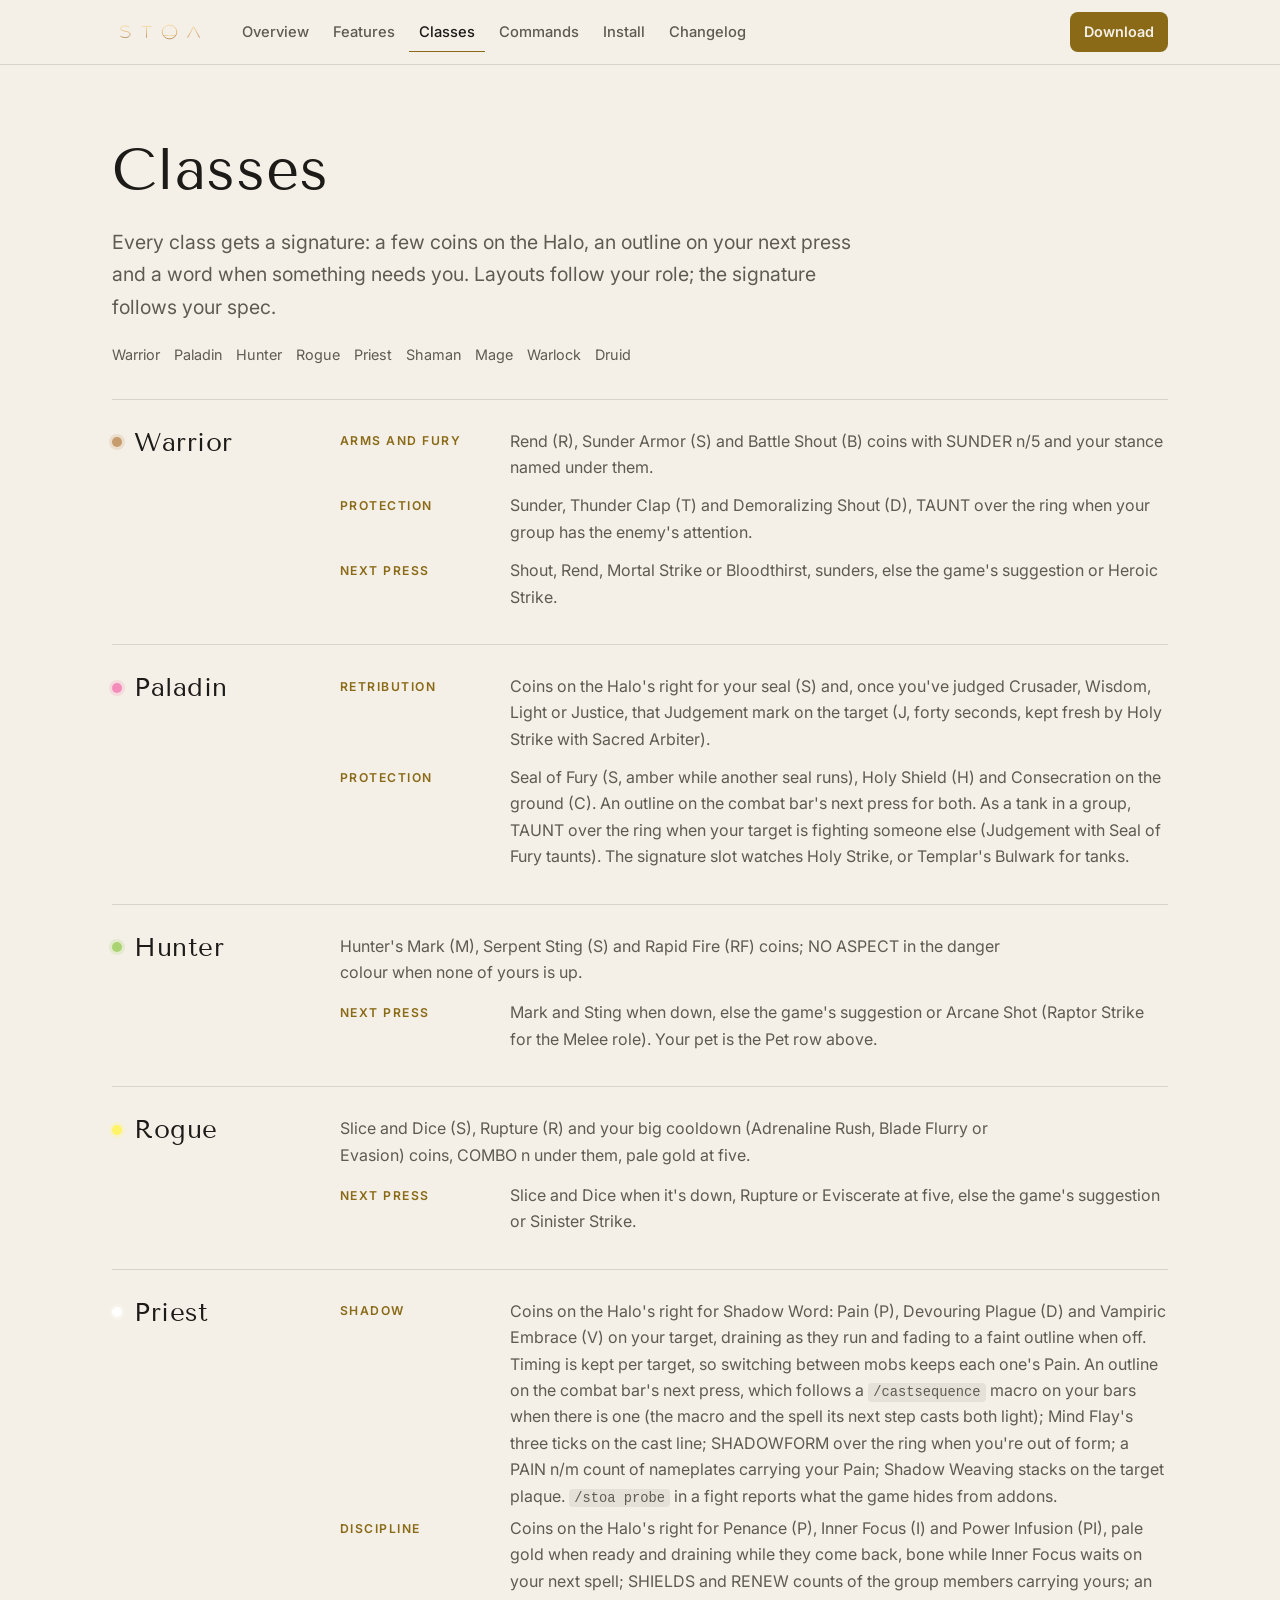
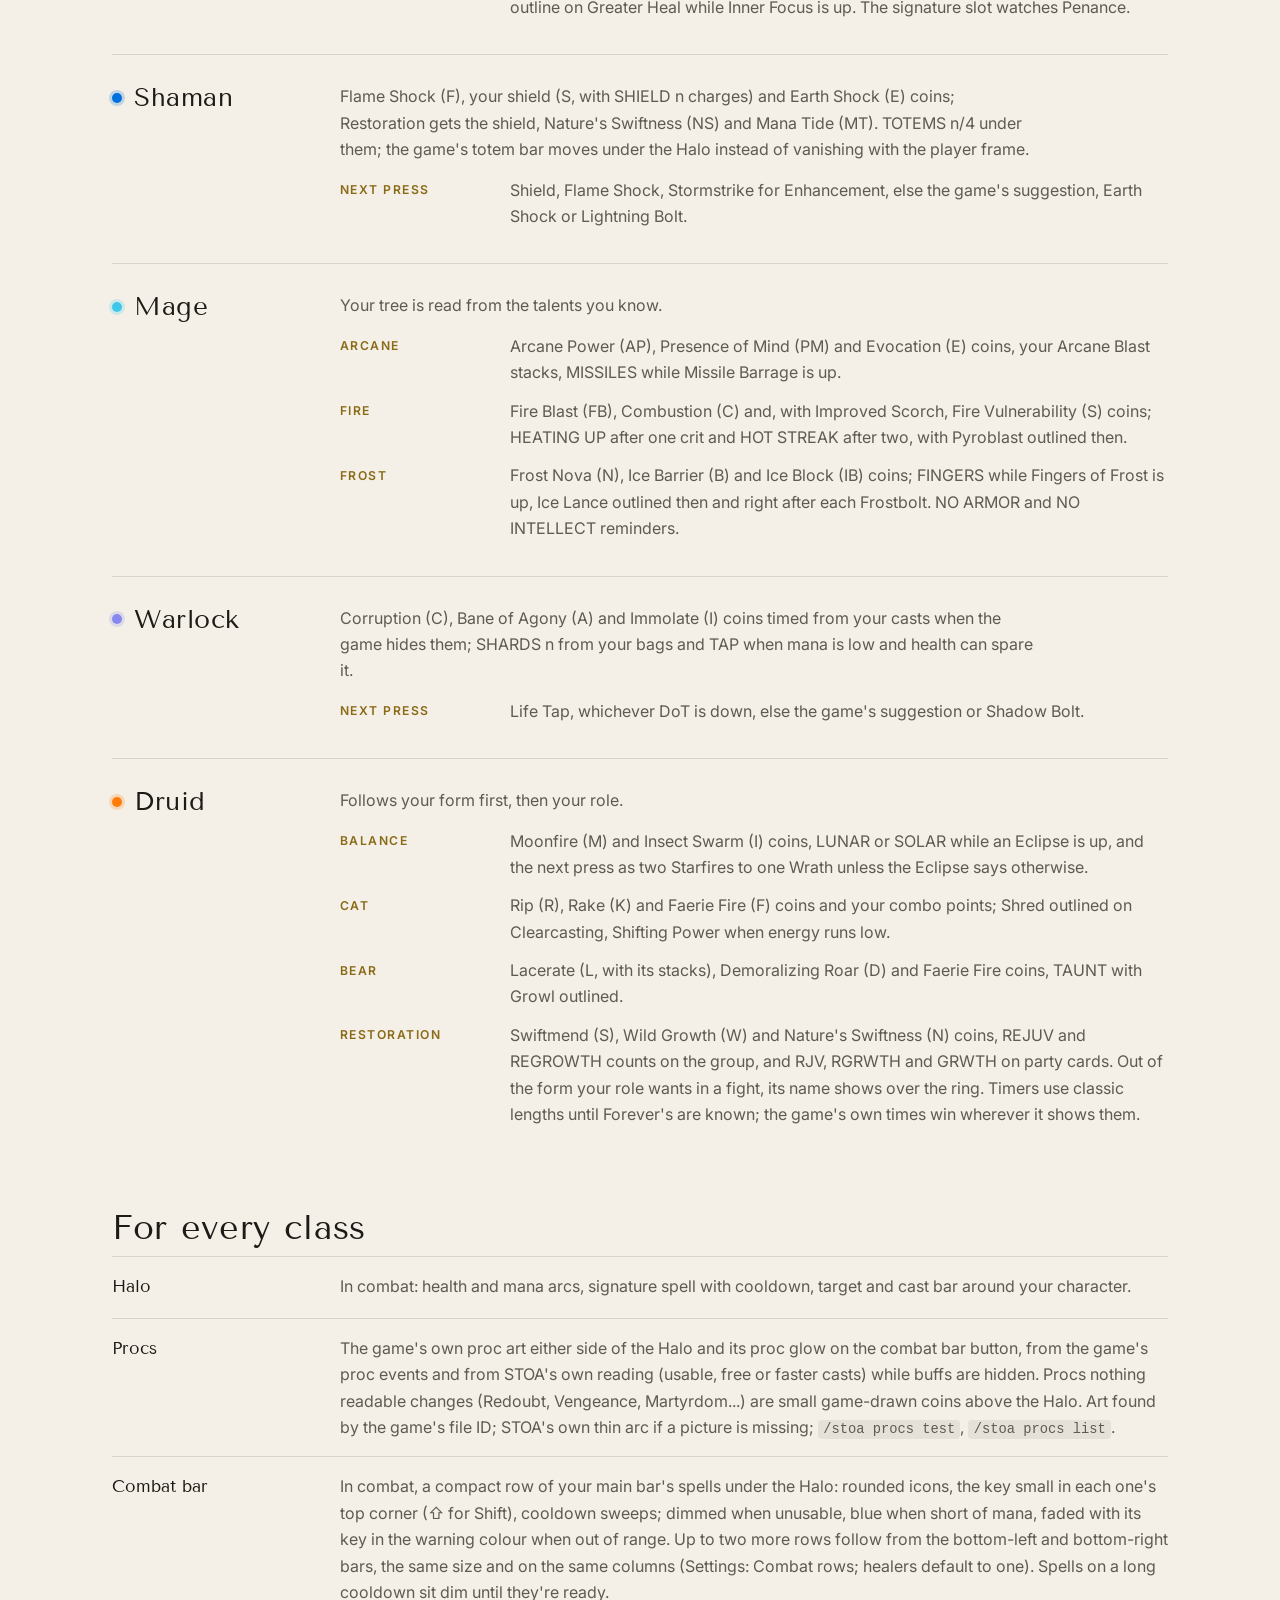
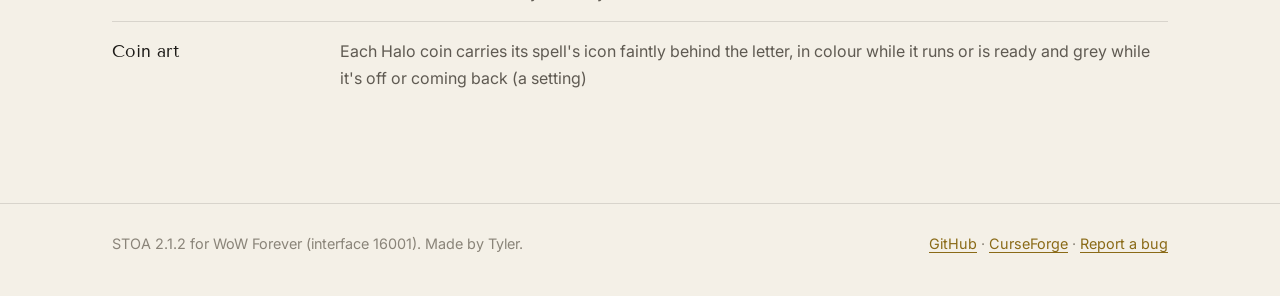
<file: docs/classes.html>
<!doctype html>
<html lang="en">
<head>
<meta charset="utf-8">
<meta name="viewport" content="width=device-width, initial-scale=1, viewport-fit=cover">
<title>Classes · STOA</title>
<meta name="description" content="What STOA shows for each class.">
<meta property="og:title" content="Classes · STOA">
<meta property="og:description" content="What STOA shows for each class.">
<meta property="og:image" content="screenshots/world.jpg">
<meta name="theme-color" content="#0d0d0f">
<link rel="icon" href="logo/stoa-essence-symbol.svg" type="image/svg+xml">
<link rel="preconnect" href="https://fonts.googleapis.com">
<link rel="preconnect" href="https://fonts.gstatic.com" crossorigin>
<link rel="stylesheet" href="https://fonts.googleapis.com/css2?family=Tenor+Sans&family=Inter:wght@400;500;600&display=swap">
<link rel="stylesheet" href="assets/site.css">
</head>
<body>
<a class="skip" href="#main">Skip to content</a>
<header class="top">
  <div class="bar">
    <a class="mark" href="index.html" aria-label="STOA home"><img src="logo/stoa-essence.svg" alt="STOA" width="116" height="35"></a>
    <nav class="pages" aria-label="Pages"><a href="index.html">Overview</a><a href="features.html">Features</a><a href="classes.html" aria-current="page">Classes</a><a href="commands.html">Commands</a><a href="install.html">Install</a><a href="changelog.html">Changelog</a></nav>
    <a class="get" href="https://www.curseforge.com/wow/addons/stoa">Download</a>
  </div>
</header>
<main id="main">

<section class="bar head">
  <h1>Classes</h1>
  <p class="lede">Every class gets a signature: a few coins on the Halo, an outline on your next press and a word when something needs you. Layouts follow your role; the signature follows your spec.</p>
  <nav class="jump" aria-label="Classes"><a href="#warrior">Warrior</a><a href="#paladin">Paladin</a><a href="#hunter">Hunter</a><a href="#rogue">Rogue</a><a href="#priest">Priest</a><a href="#shaman">Shaman</a><a href="#mage">Mage</a><a href="#warlock">Warlock</a><a href="#druid">Druid</a></nav>
</section>
<div class="bar classes"><section class="class" id="warrior" style="--class:#C69B6D"><h2>Warrior</h2><div><dl class="parts"><div><dt>Arms and Fury</dt><dd>Rend (R), Sunder Armor (S) and Battle Shout (B) coins with SUNDER n/5 and your stance named under them.</dd></div><div><dt>Protection</dt><dd>Sunder, Thunder Clap (T) and Demoralizing Shout (D), TAUNT over the ring when your group has the enemy's attention.</dd></div><div><dt>Next press</dt><dd>Shout, Rend, Mortal Strike or Bloodthirst, sunders, else the game's suggestion or Heroic Strike.</dd></div></dl></div></section><section class="class" id="paladin" style="--class:#F48CBA"><h2>Paladin</h2><div><dl class="parts"><div><dt>Retribution</dt><dd>Coins on the Halo's right for your seal (S) and, once you've judged Crusader, Wisdom, Light or Justice, that Judgement mark on the target (J, forty seconds, kept fresh by Holy Strike with Sacred Arbiter).</dd></div><div><dt>Protection</dt><dd>Seal of Fury (S, amber while another seal runs), Holy Shield (H) and Consecration on the ground (C). An outline on the combat bar's next press for both. As a tank in a group, TAUNT over the ring when your target is fighting someone else (Judgement with Seal of Fury taunts). The signature slot watches Holy Strike, or Templar's Bulwark for tanks.</dd></div></dl></div></section><section class="class" id="hunter" style="--class:#AAD372"><h2>Hunter</h2><div><p class="intro">Hunter's Mark (M), Serpent Sting (S) and Rapid Fire (RF) coins; NO ASPECT in the danger colour when none of yours is up.</p><dl class="parts"><div><dt>Next press</dt><dd>Mark and Sting when down, else the game's suggestion or Arcane Shot (Raptor Strike for the Melee role). Your pet is the Pet row above.</dd></div></dl></div></section><section class="class" id="rogue" style="--class:#FFF468"><h2>Rogue</h2><div><p class="intro">Slice and Dice (S), Rupture (R) and your big cooldown (Adrenaline Rush, Blade Flurry or Evasion) coins, COMBO n under them, pale gold at five.</p><dl class="parts"><div><dt>Next press</dt><dd>Slice and Dice when it's down, Rupture or Eviscerate at five, else the game's suggestion or Sinister Strike.</dd></div></dl></div></section><section class="class" id="priest" style="--class:#FFFFFF"><h2>Priest</h2><div><dl class="parts"><div><dt>Shadow</dt><dd>Coins on the Halo's right for Shadow Word: Pain (P), Devouring Plague (D) and Vampiric Embrace (V) on your target, draining as they run and fading to a faint outline when off. Timing is kept per target, so switching between mobs keeps each one's Pain. An outline on the combat bar's next press, which follows a <code>/castsequence</code> macro on your bars when there is one (the macro and the spell its next step casts both light); Mind Flay's three ticks on the cast line; SHADOWFORM over the ring when you're out of form; a PAIN n/m count of nameplates carrying your Pain; Shadow Weaving stacks on the target plaque. <code>/stoa probe</code> in a fight reports what the game hides from addons.</dd></div></dl><dl class="parts"><div><dt>Discipline</dt><dd>Coins on the Halo's right for Penance (P), Inner Focus (I) and Power Infusion (PI), pale gold when ready and draining while they come back, bone while Inner Focus waits on your next spell; SHIELDS and RENEW counts of the group members carrying yours; an outline on Greater Heal while Inner Focus is up. The signature slot watches Penance.</dd></div></dl></div></section><section class="class" id="shaman" style="--class:#0070DD"><h2>Shaman</h2><div><p class="intro">Flame Shock (F), your shield (S, with SHIELD n charges) and Earth Shock (E) coins; Restoration gets the shield, Nature's Swiftness (NS) and Mana Tide (MT). TOTEMS n/4 under them; the game's totem bar moves under the Halo instead of vanishing with the player frame.</p><dl class="parts"><div><dt>Next press</dt><dd>Shield, Flame Shock, Stormstrike for Enhancement, else the game's suggestion, Earth Shock or Lightning Bolt.</dd></div></dl></div></section><section class="class" id="mage" style="--class:#3FC7EB"><h2>Mage</h2><div><p class="intro">Your tree is read from the talents you know.</p><dl class="parts"><div><dt>Arcane</dt><dd>Arcane Power (AP), Presence of Mind (PM) and Evocation (E) coins, your Arcane Blast stacks, MISSILES while Missile Barrage is up.</dd></div><div><dt>Fire</dt><dd>Fire Blast (FB), Combustion (C) and, with Improved Scorch, Fire Vulnerability (S) coins; HEATING UP after one crit and HOT STREAK after two, with Pyroblast outlined then.</dd></div><div><dt>Frost</dt><dd>Frost Nova (N), Ice Barrier (B) and Ice Block (IB) coins; FINGERS while Fingers of Frost is up, Ice Lance outlined then and right after each Frostbolt. NO ARMOR and NO INTELLECT reminders.</dd></div></dl></div></section><section class="class" id="warlock" style="--class:#8788EE"><h2>Warlock</h2><div><p class="intro">Corruption (C), Bane of Agony (A) and Immolate (I) coins timed from your casts when the game hides them; SHARDS n from your bags and TAP when mana is low and health can spare it.</p><dl class="parts"><div><dt>Next press</dt><dd>Life Tap, whichever DoT is down, else the game's suggestion or Shadow Bolt.</dd></div></dl></div></section><section class="class" id="druid" style="--class:#FF7C0A"><h2>Druid</h2><div><p class="intro">Follows your form first, then your role.</p><dl class="parts"><div><dt>Balance</dt><dd>Moonfire (M) and Insect Swarm (I) coins, LUNAR or SOLAR while an Eclipse is up, and the next press as two Starfires to one Wrath unless the Eclipse says otherwise.</dd></div><div><dt>Cat</dt><dd>Rip (R), Rake (K) and Faerie Fire (F) coins and your combo points; Shred outlined on Clearcasting, Shifting Power when energy runs low.</dd></div><div><dt>Bear</dt><dd>Lacerate (L, with its stacks), Demoralizing Roar (D) and Faerie Fire coins, TAUNT with Growl outlined.</dd></div><div><dt>Restoration</dt><dd>Swiftmend (S), Wild Growth (W) and Nature's Swiftness (N) coins, REJUV and REGROWTH counts on the group, and RJV, RGRWTH and GRWTH on party cards. Out of the form your role wants in a fight, its name shows over the ring. Timers use classic lengths until Forever's are known; the game's own times win wherever it shows them.</dd></div></dl></div></section></div>
<section class="bar group"><h2>For every class</h2><dl class="rows"><div class="row" id="halo" data-text="halo in combat: health and mana arcs, signature spell with cooldown, target and cast bar around your character"><dt>Halo</dt><dd>In combat: health and mana arcs, signature spell with cooldown, target and cast bar around your character.</dd></div><div class="row" id="procs" data-text="procs the game&#x27;s own proc art either side of the halo and its proc glow on the combat bar button, from the game&#x27;s proc events and from stoa&#x27;s own reading (usable, free or faster casts) while buffs are hidden. procs nothing readable changes (redoubt, vengeance, martyrdom...) are small game-drawn coins above the halo. art found by the game&#x27;s file id; stoa&#x27;s own thin arc if a picture is missing; `/stoa procs test`, `/stoa procs list`"><dt>Procs</dt><dd>The game's own proc art either side of the Halo and its proc glow on the combat bar button, from the game's proc events and from STOA's own reading (usable, free or faster casts) while buffs are hidden. Procs nothing readable changes (Redoubt, Vengeance, Martyrdom...) are small game-drawn coins above the Halo. Art found by the game's file ID; STOA's own thin arc if a picture is missing; <code>/stoa procs test</code>, <code>/stoa procs list</code>.</dd></div><div class="row" id="combat-bar" data-text="combat bar in combat, a compact row of your main bar&#x27;s spells under the halo: rounded icons, the key small in each one&#x27;s top corner (⇧ for shift), cooldown sweeps; dimmed when unusable, blue when short of mana, faded with its key in the warning colour when out of range. up to two more rows follow from the bottom-left and bottom-right bars, the same size and on the same columns (settings: combat rows; healers default to one). spells on a long cooldown sit dim until they&#x27;re ready"><dt>Combat bar</dt><dd>In combat, a compact row of your main bar's spells under the Halo: rounded icons, the key small in each one's top corner (⇧ for Shift), cooldown sweeps; dimmed when unusable, blue when short of mana, faded with its key in the warning colour when out of range. Up to two more rows follow from the bottom-left and bottom-right bars, the same size and on the same columns (Settings: Combat rows; healers default to one). Spells on a long cooldown sit dim until they're ready.</dd></div><div class="row" id="coin-art" data-text="coin art each halo coin carries its spell&#x27;s icon faintly behind the letter, in colour while it runs or is ready and grey while it&#x27;s off or coming back (a setting)"><dt>Coin art</dt><dd>Each Halo coin carries its spell's icon faintly behind the letter, in colour while it runs or is ready and grey while it's off or coming back (a setting)</dd></div></dl></section>

</main>
<footer class="foot">
  <div class="bar">
    <p>STOA 2.1.2 for WoW Forever (interface 16001). Made by Tyler.</p>
    <p><a href="https://github.com/tylerhagan/stoa">GitHub</a> · <a href="https://www.curseforge.com/wow/addons/stoa">CurseForge</a> · <a href="https://github.com/tylerhagan/stoa/issues/new/choose">Report a bug</a></p>
  </div>
</footer>
<script>
document.querySelectorAll('[data-filter]').forEach(function (input) {
  var scope = document.getElementById(input.getAttribute('data-filter'));
  var none = scope.querySelector('.none');
  input.addEventListener('input', function () {
    var q = input.value.trim().toLowerCase(), shown = 0;
    scope.querySelectorAll('[data-text]').forEach(function (row) {
      var hit = !q || row.getAttribute('data-text').indexOf(q) !== -1;
      row.hidden = !hit; if (hit) shown++;
    });
    scope.querySelectorAll('[data-group]').forEach(function (g) {
      g.hidden = !g.querySelector('[data-text]:not([hidden])');
    });
    if (none) none.hidden = shown !== 0;
  });
});
</script>
</body>
</html>
</file>
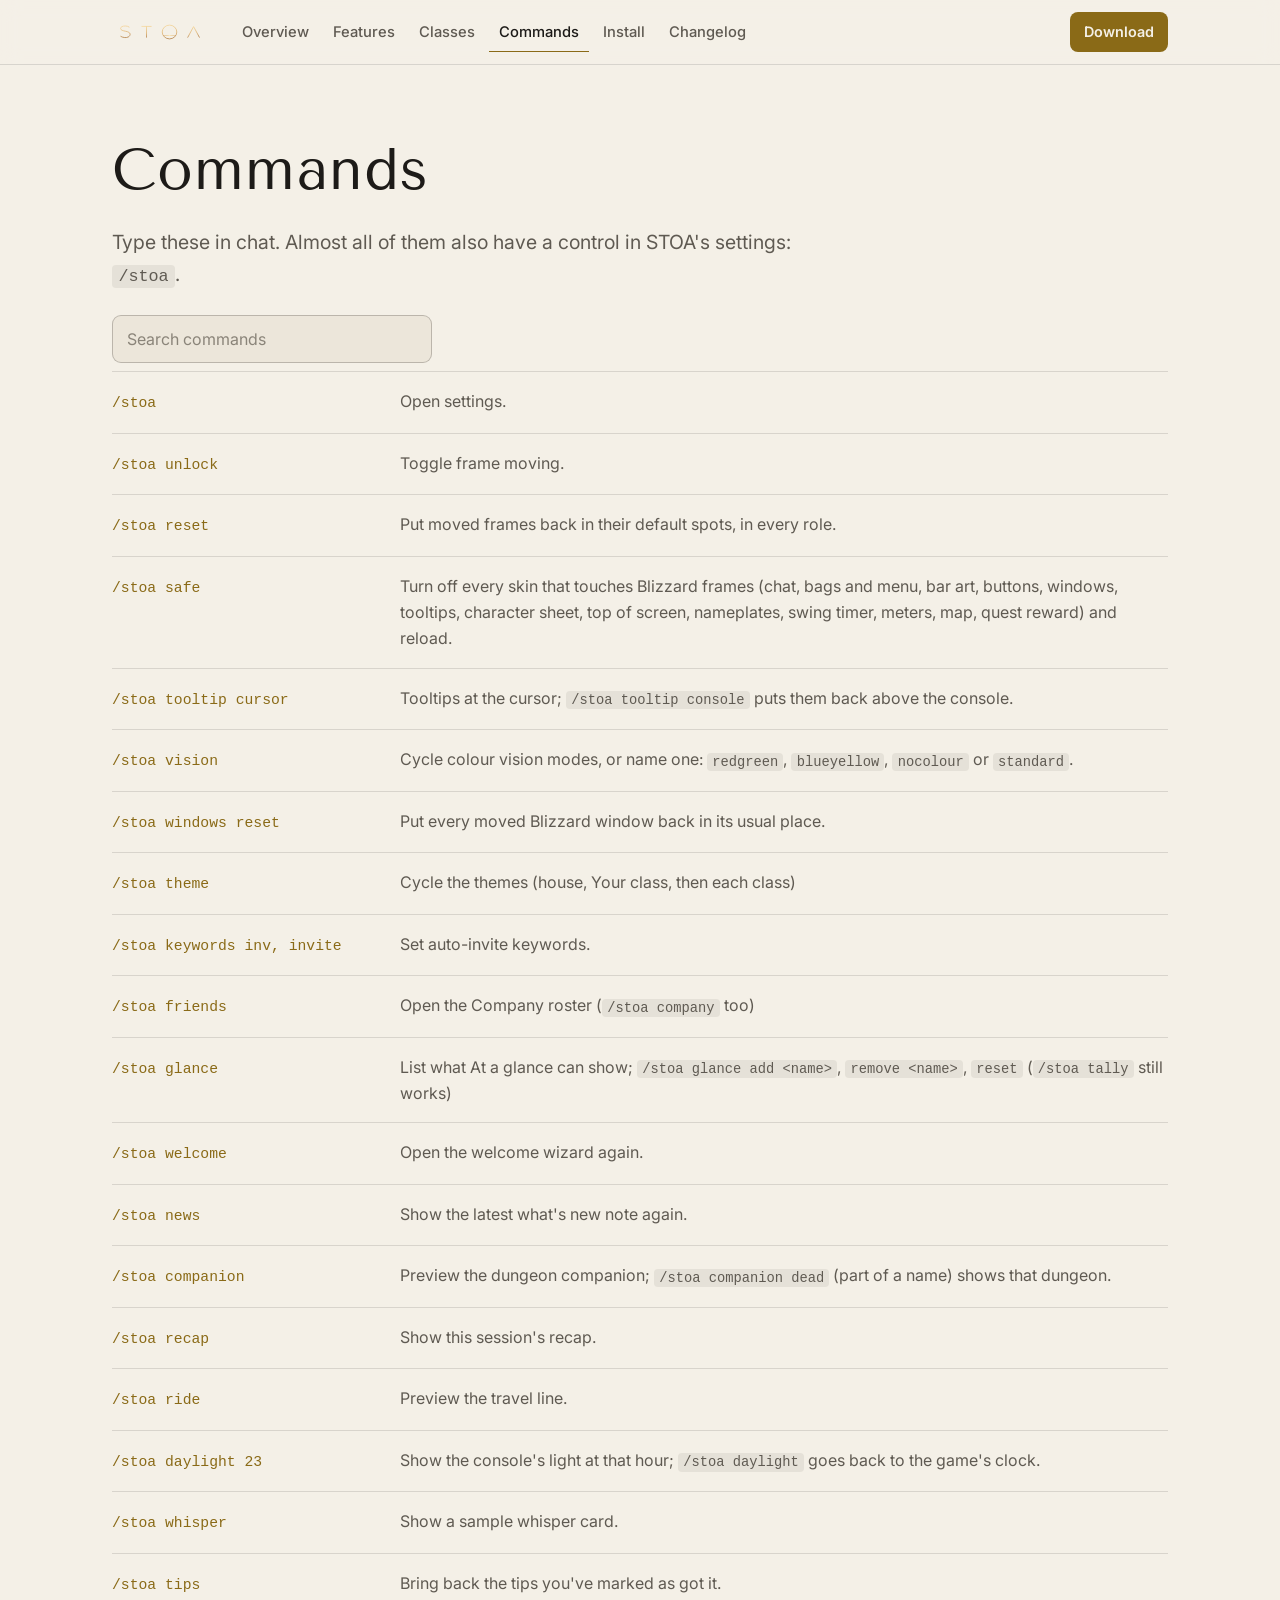
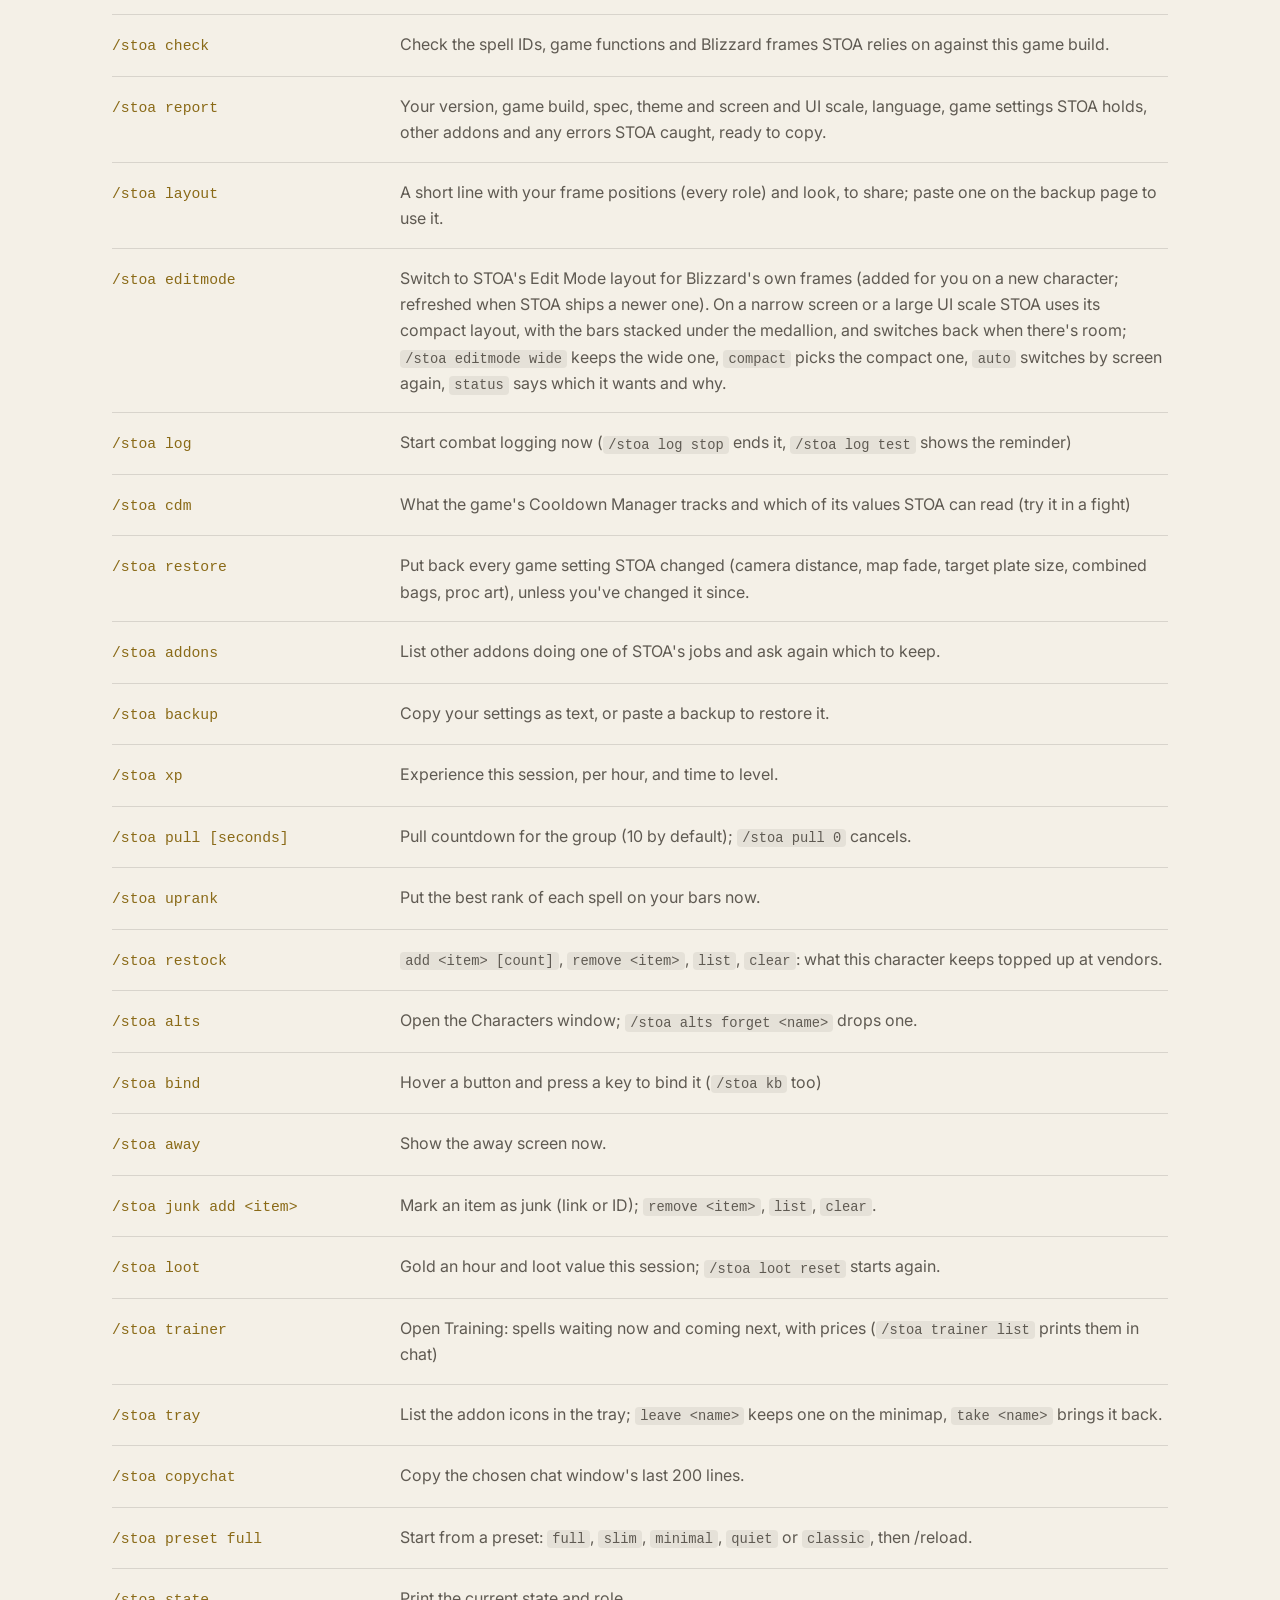
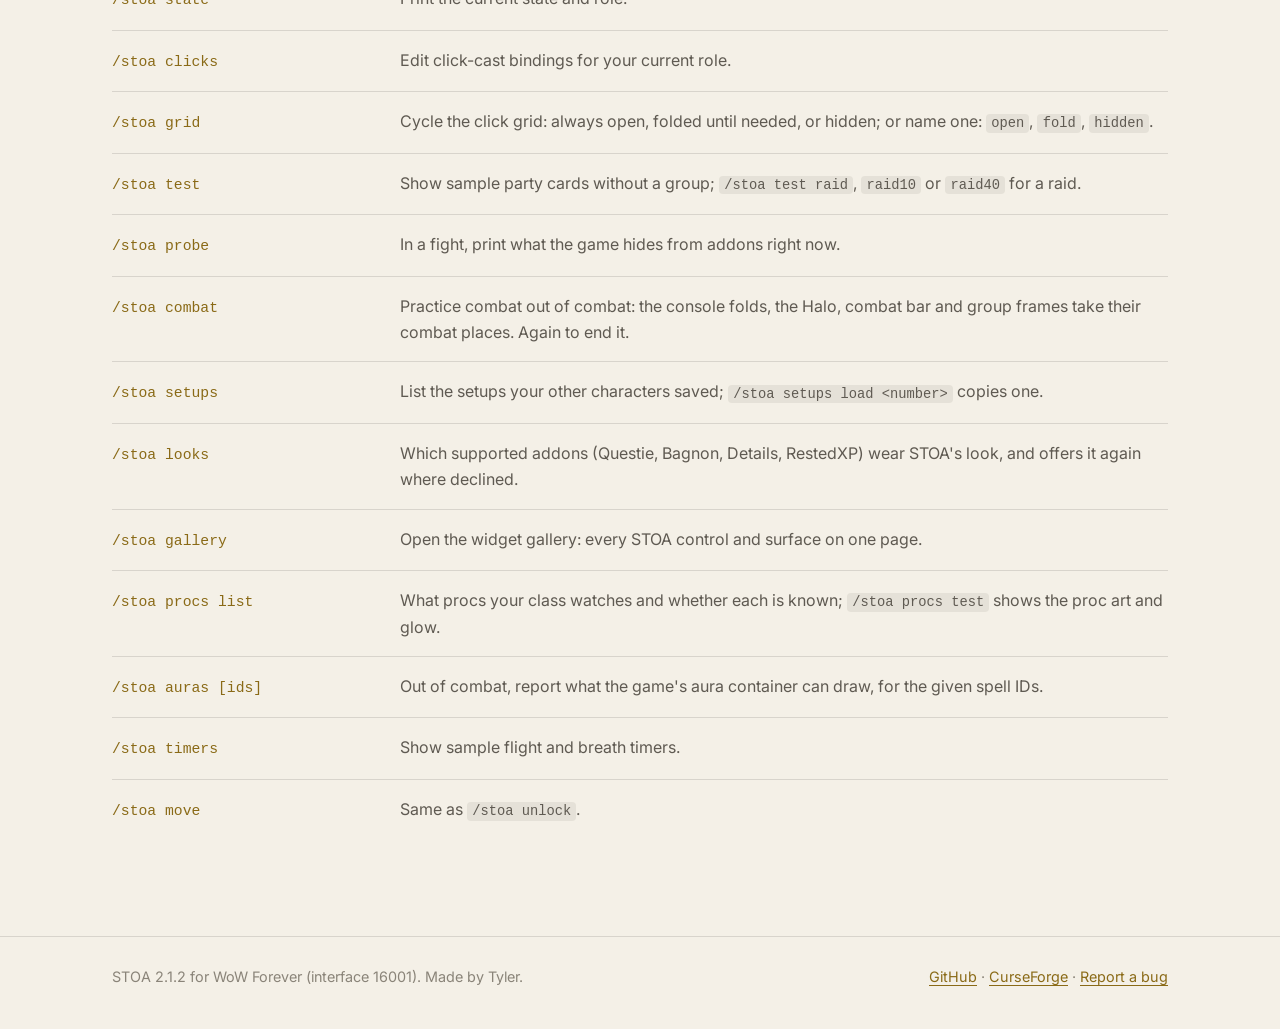
<file: docs/commands.html>
<!doctype html>
<html lang="en">
<head>
<meta charset="utf-8">
<meta name="viewport" content="width=device-width, initial-scale=1, viewport-fit=cover">
<title>Commands · STOA</title>
<meta name="description" content="Every /stoa command.">
<meta property="og:title" content="Commands · STOA">
<meta property="og:description" content="Every /stoa command.">
<meta property="og:image" content="screenshots/world.jpg">
<meta name="theme-color" content="#0d0d0f">
<link rel="icon" href="logo/stoa-essence-symbol.svg" type="image/svg+xml">
<link rel="preconnect" href="https://fonts.googleapis.com">
<link rel="preconnect" href="https://fonts.gstatic.com" crossorigin>
<link rel="stylesheet" href="https://fonts.googleapis.com/css2?family=Tenor+Sans&family=Inter:wght@400;500;600&display=swap">
<link rel="stylesheet" href="assets/site.css">
</head>
<body>
<a class="skip" href="#main">Skip to content</a>
<header class="top">
  <div class="bar">
    <a class="mark" href="index.html" aria-label="STOA home"><img src="logo/stoa-essence.svg" alt="STOA" width="116" height="35"></a>
    <nav class="pages" aria-label="Pages"><a href="index.html">Overview</a><a href="features.html">Features</a><a href="classes.html">Classes</a><a href="commands.html" aria-current="page">Commands</a><a href="install.html">Install</a><a href="changelog.html">Changelog</a></nav>
    <a class="get" href="https://www.curseforge.com/wow/addons/stoa">Download</a>
  </div>
</header>
<main id="main">

<section class="bar head">
  <h1>Commands</h1>
  <p class="lede">Type these in chat. Almost all of them also have a control in STOA's settings: <code>/stoa</code>.</p>
  <div class="tools"><input type="search" placeholder="Search commands" aria-label="Search commands" data-filter="cmds"></div>
</section>
<div class="bar" id="cmds"><dl class="rows cmds" data-group><div class="row" data-text="`/stoa` open settings"><dt><code>/stoa</code></dt><dd>Open settings.</dd></div><div class="row" data-text="`/stoa unlock` toggle frame moving"><dt><code>/stoa unlock</code></dt><dd>Toggle frame moving.</dd></div><div class="row" data-text="`/stoa reset` put moved frames back in their default spots, in every role"><dt><code>/stoa reset</code></dt><dd>Put moved frames back in their default spots, in every role.</dd></div><div class="row" data-text="`/stoa safe` turn off every skin that touches blizzard frames (chat, bags and menu, bar art, buttons, windows, tooltips, character sheet, top of screen, nameplates, swing timer, meters, map, quest reward) and reload"><dt><code>/stoa safe</code></dt><dd>Turn off every skin that touches Blizzard frames (chat, bags and menu, bar art, buttons, windows, tooltips, character sheet, top of screen, nameplates, swing timer, meters, map, quest reward) and reload.</dd></div><div class="row" data-text="`/stoa tooltip cursor` tooltips at the cursor; `/stoa tooltip console` puts them back above the console"><dt><code>/stoa tooltip cursor</code></dt><dd>Tooltips at the cursor; <code>/stoa tooltip console</code> puts them back above the console.</dd></div><div class="row" data-text="`/stoa vision` cycle colour vision modes, or name one: `redgreen`, `blueyellow`, `nocolour` or `standard`"><dt><code>/stoa vision</code></dt><dd>Cycle colour vision modes, or name one: <code>redgreen</code>, <code>blueyellow</code>, <code>nocolour</code> or <code>standard</code>.</dd></div><div class="row" data-text="`/stoa windows reset` put every moved blizzard window back in its usual place"><dt><code>/stoa windows reset</code></dt><dd>Put every moved Blizzard window back in its usual place.</dd></div><div class="row" data-text="`/stoa theme` cycle the themes (house, your class, then each class)"><dt><code>/stoa theme</code></dt><dd>Cycle the themes (house, Your class, then each class)</dd></div><div class="row" data-text="`/stoa keywords inv, invite` set auto-invite keywords"><dt><code>/stoa keywords inv, invite</code></dt><dd>Set auto-invite keywords.</dd></div><div class="row" data-text="`/stoa friends` open the company roster (`/stoa company` too)"><dt><code>/stoa friends</code></dt><dd>Open the Company roster (<code>/stoa company</code> too)</dd></div><div class="row" data-text="`/stoa glance` list what at a glance can show; `/stoa glance add &lt;name&gt;`, `remove &lt;name&gt;`, `reset` (`/stoa tally` still works)"><dt><code>/stoa glance</code></dt><dd>List what At a glance can show; <code>/stoa glance add &lt;name&gt;</code>, <code>remove &lt;name&gt;</code>, <code>reset</code> (<code>/stoa tally</code> still works)</dd></div><div class="row" data-text="`/stoa welcome` open the welcome wizard again"><dt><code>/stoa welcome</code></dt><dd>Open the welcome wizard again.</dd></div><div class="row" data-text="`/stoa news` show the latest what&#x27;s new note again"><dt><code>/stoa news</code></dt><dd>Show the latest what's new note again.</dd></div><div class="row" data-text="`/stoa companion` preview the dungeon companion; `/stoa companion dead` (part of a name) shows that dungeon"><dt><code>/stoa companion</code></dt><dd>Preview the dungeon companion; <code>/stoa companion dead</code> (part of a name) shows that dungeon.</dd></div><div class="row" data-text="`/stoa recap` show this session&#x27;s recap"><dt><code>/stoa recap</code></dt><dd>Show this session's recap.</dd></div><div class="row" data-text="`/stoa ride` preview the travel line"><dt><code>/stoa ride</code></dt><dd>Preview the travel line.</dd></div><div class="row" data-text="`/stoa daylight 23` show the console&#x27;s light at that hour; `/stoa daylight` goes back to the game&#x27;s clock"><dt><code>/stoa daylight 23</code></dt><dd>Show the console's light at that hour; <code>/stoa daylight</code> goes back to the game's clock.</dd></div><div class="row" data-text="`/stoa whisper` show a sample whisper card"><dt><code>/stoa whisper</code></dt><dd>Show a sample whisper card.</dd></div><div class="row" data-text="`/stoa tips` bring back the tips you&#x27;ve marked as got it"><dt><code>/stoa tips</code></dt><dd>Bring back the tips you've marked as got it.</dd></div><div class="row" data-text="`/stoa check` check the spell ids, game functions and blizzard frames stoa relies on against this game build"><dt><code>/stoa check</code></dt><dd>Check the spell IDs, game functions and Blizzard frames STOA relies on against this game build.</dd></div><div class="row" data-text="`/stoa report` your version, game build, spec, theme and screen and ui scale, language, game settings stoa holds, other addons and any errors stoa caught, ready to copy"><dt><code>/stoa report</code></dt><dd>Your version, game build, spec, theme and screen and UI scale, language, game settings STOA holds, other addons and any errors STOA caught, ready to copy.</dd></div><div class="row" data-text="`/stoa layout` a short line with your frame positions (every role) and look, to share; paste one on the backup page to use it"><dt><code>/stoa layout</code></dt><dd>A short line with your frame positions (every role) and look, to share; paste one on the backup page to use it.</dd></div><div class="row" data-text="`/stoa editmode` switch to stoa&#x27;s edit mode layout for blizzard&#x27;s own frames (added for you on a new character; refreshed when stoa ships a newer one). on a narrow screen or a large ui scale stoa uses its compact layout, with the bars stacked under the medallion, and switches back when there&#x27;s room; `/stoa editmode wide` keeps the wide one, `compact` picks the compact one, `auto` switches by screen again, `status` says which it wants and why"><dt><code>/stoa editmode</code></dt><dd>Switch to STOA's Edit Mode layout for Blizzard's own frames (added for you on a new character; refreshed when STOA ships a newer one). On a narrow screen or a large UI scale STOA uses its compact layout, with the bars stacked under the medallion, and switches back when there's room; <code>/stoa editmode wide</code> keeps the wide one, <code>compact</code> picks the compact one, <code>auto</code> switches by screen again, <code>status</code> says which it wants and why.</dd></div><div class="row" data-text="`/stoa log` start combat logging now (`/stoa log stop` ends it, `/stoa log test` shows the reminder)"><dt><code>/stoa log</code></dt><dd>Start combat logging now (<code>/stoa log stop</code> ends it, <code>/stoa log test</code> shows the reminder)</dd></div><div class="row" data-text="`/stoa cdm` what the game&#x27;s cooldown manager tracks and which of its values stoa can read (try it in a fight)"><dt><code>/stoa cdm</code></dt><dd>What the game's Cooldown Manager tracks and which of its values STOA can read (try it in a fight)</dd></div><div class="row" data-text="`/stoa restore` put back every game setting stoa changed (camera distance, map fade, target plate size, combined bags, proc art), unless you&#x27;ve changed it since"><dt><code>/stoa restore</code></dt><dd>Put back every game setting STOA changed (camera distance, map fade, target plate size, combined bags, proc art), unless you've changed it since.</dd></div><div class="row" data-text="`/stoa addons` list other addons doing one of stoa&#x27;s jobs and ask again which to keep"><dt><code>/stoa addons</code></dt><dd>List other addons doing one of STOA's jobs and ask again which to keep.</dd></div><div class="row" data-text="`/stoa backup` copy your settings as text, or paste a backup to restore it"><dt><code>/stoa backup</code></dt><dd>Copy your settings as text, or paste a backup to restore it.</dd></div><div class="row" data-text="`/stoa xp` experience this session, per hour, and time to level"><dt><code>/stoa xp</code></dt><dd>Experience this session, per hour, and time to level.</dd></div><div class="row" data-text="`/stoa pull [seconds]` pull countdown for the group (10 by default); `/stoa pull 0` cancels"><dt><code>/stoa pull [seconds]</code></dt><dd>Pull countdown for the group (10 by default); <code>/stoa pull 0</code> cancels.</dd></div><div class="row" data-text="`/stoa uprank` put the best rank of each spell on your bars now"><dt><code>/stoa uprank</code></dt><dd>Put the best rank of each spell on your bars now.</dd></div><div class="row" data-text="`/stoa restock` `add &lt;item&gt; [count]`, `remove &lt;item&gt;`, `list`, `clear`: what this character keeps topped up at vendors"><dt><code>/stoa restock</code></dt><dd><code>add &lt;item&gt; [count]</code>, <code>remove &lt;item&gt;</code>, <code>list</code>, <code>clear</code>: what this character keeps topped up at vendors.</dd></div><div class="row" data-text="`/stoa alts` open the characters window; `/stoa alts forget &lt;name&gt;` drops one"><dt><code>/stoa alts</code></dt><dd>Open the Characters window; <code>/stoa alts forget &lt;name&gt;</code> drops one.</dd></div><div class="row" data-text="`/stoa bind` hover a button and press a key to bind it (`/stoa kb` too)"><dt><code>/stoa bind</code></dt><dd>Hover a button and press a key to bind it (<code>/stoa kb</code> too)</dd></div><div class="row" data-text="`/stoa away` show the away screen now"><dt><code>/stoa away</code></dt><dd>Show the away screen now.</dd></div><div class="row" data-text="`/stoa junk add &lt;item&gt;` mark an item as junk (link or id); `remove &lt;item&gt;`, `list`, `clear`"><dt><code>/stoa junk add &lt;item&gt;</code></dt><dd>Mark an item as junk (link or ID); <code>remove &lt;item&gt;</code>, <code>list</code>, <code>clear</code>.</dd></div><div class="row" data-text="`/stoa loot` gold an hour and loot value this session; `/stoa loot reset` starts again"><dt><code>/stoa loot</code></dt><dd>Gold an hour and loot value this session; <code>/stoa loot reset</code> starts again.</dd></div><div class="row" data-text="`/stoa trainer` open training: spells waiting now and coming next, with prices (`/stoa trainer list` prints them in chat)"><dt><code>/stoa trainer</code></dt><dd>Open Training: spells waiting now and coming next, with prices (<code>/stoa trainer list</code> prints them in chat)</dd></div><div class="row" data-text="`/stoa tray` list the addon icons in the tray; `leave &lt;name&gt;` keeps one on the minimap, `take &lt;name&gt;` brings it back"><dt><code>/stoa tray</code></dt><dd>List the addon icons in the tray; <code>leave &lt;name&gt;</code> keeps one on the minimap, <code>take &lt;name&gt;</code> brings it back.</dd></div><div class="row" data-text="`/stoa copychat` copy the chosen chat window&#x27;s last 200 lines"><dt><code>/stoa copychat</code></dt><dd>Copy the chosen chat window's last 200 lines.</dd></div><div class="row" data-text="`/stoa preset full` start from a preset: `full`, `slim`, `minimal`, `quiet` or `classic`, then /reload"><dt><code>/stoa preset full</code></dt><dd>Start from a preset: <code>full</code>, <code>slim</code>, <code>minimal</code>, <code>quiet</code> or <code>classic</code>, then /reload.</dd></div><div class="row" data-text="`/stoa state` print the current state and role"><dt><code>/stoa state</code></dt><dd>Print the current state and role.</dd></div><div class="row" data-text="`/stoa clicks` edit click-cast bindings for your current role"><dt><code>/stoa clicks</code></dt><dd>Edit click-cast bindings for your current role.</dd></div><div class="row" data-text="`/stoa grid` cycle the click grid: always open, folded until needed, or hidden; or name one: `open`, `fold`, `hidden`"><dt><code>/stoa grid</code></dt><dd>Cycle the click grid: always open, folded until needed, or hidden; or name one: <code>open</code>, <code>fold</code>, <code>hidden</code>.</dd></div><div class="row" data-text="`/stoa test` show sample party cards without a group; `/stoa test raid`, `raid10` or `raid40` for a raid"><dt><code>/stoa test</code></dt><dd>Show sample party cards without a group; <code>/stoa test raid</code>, <code>raid10</code> or <code>raid40</code> for a raid.</dd></div><div class="row" data-text="`/stoa probe` in a fight, print what the game hides from addons right now"><dt><code>/stoa probe</code></dt><dd>In a fight, print what the game hides from addons right now.</dd></div><div class="row" data-text="`/stoa combat` practice combat out of combat: the console folds, the halo, combat bar and group frames take their combat places. again to end it"><dt><code>/stoa combat</code></dt><dd>Practice combat out of combat: the console folds, the Halo, combat bar and group frames take their combat places. Again to end it.</dd></div><div class="row" data-text="`/stoa setups` list the setups your other characters saved; `/stoa setups load &lt;number&gt;` copies one"><dt><code>/stoa setups</code></dt><dd>List the setups your other characters saved; <code>/stoa setups load &lt;number&gt;</code> copies one.</dd></div><div class="row" data-text="`/stoa looks` which supported addons (questie, bagnon, details, restedxp) wear stoa&#x27;s look, and offers it again where declined"><dt><code>/stoa looks</code></dt><dd>Which supported addons (Questie, Bagnon, Details, RestedXP) wear STOA's look, and offers it again where declined.</dd></div><div class="row" data-text="`/stoa gallery` open the widget gallery: every stoa control and surface on one page"><dt><code>/stoa gallery</code></dt><dd>Open the widget gallery: every STOA control and surface on one page.</dd></div><div class="row" data-text="`/stoa procs list` what procs your class watches and whether each is known; `/stoa procs test` shows the proc art and glow"><dt><code>/stoa procs list</code></dt><dd>What procs your class watches and whether each is known; <code>/stoa procs test</code> shows the proc art and glow.</dd></div><div class="row" data-text="`/stoa auras [ids]` out of combat, report what the game&#x27;s aura container can draw, for the given spell ids"><dt><code>/stoa auras [ids]</code></dt><dd>Out of combat, report what the game's aura container can draw, for the given spell IDs.</dd></div><div class="row" data-text="`/stoa timers` show sample flight and breath timers"><dt><code>/stoa timers</code></dt><dd>Show sample flight and breath timers.</dd></div><div class="row" data-text="`/stoa move` same as `/stoa unlock`"><dt><code>/stoa move</code></dt><dd>Same as <code>/stoa unlock</code>.</dd></div></dl><p class="none" hidden>No command matches.</p></div>

</main>
<footer class="foot">
  <div class="bar">
    <p>STOA 2.1.2 for WoW Forever (interface 16001). Made by Tyler.</p>
    <p><a href="https://github.com/tylerhagan/stoa">GitHub</a> · <a href="https://www.curseforge.com/wow/addons/stoa">CurseForge</a> · <a href="https://github.com/tylerhagan/stoa/issues/new/choose">Report a bug</a></p>
  </div>
</footer>
<script>
document.querySelectorAll('[data-filter]').forEach(function (input) {
  var scope = document.getElementById(input.getAttribute('data-filter'));
  var none = scope.querySelector('.none');
  input.addEventListener('input', function () {
    var q = input.value.trim().toLowerCase(), shown = 0;
    scope.querySelectorAll('[data-text]').forEach(function (row) {
      var hit = !q || row.getAttribute('data-text').indexOf(q) !== -1;
      row.hidden = !hit; if (hit) shown++;
    });
    scope.querySelectorAll('[data-group]').forEach(function (g) {
      g.hidden = !g.querySelector('[data-text]:not([hidden])');
    });
    if (none) none.hidden = shown !== 0;
  });
});
</script>
</body>
</html>
</file>
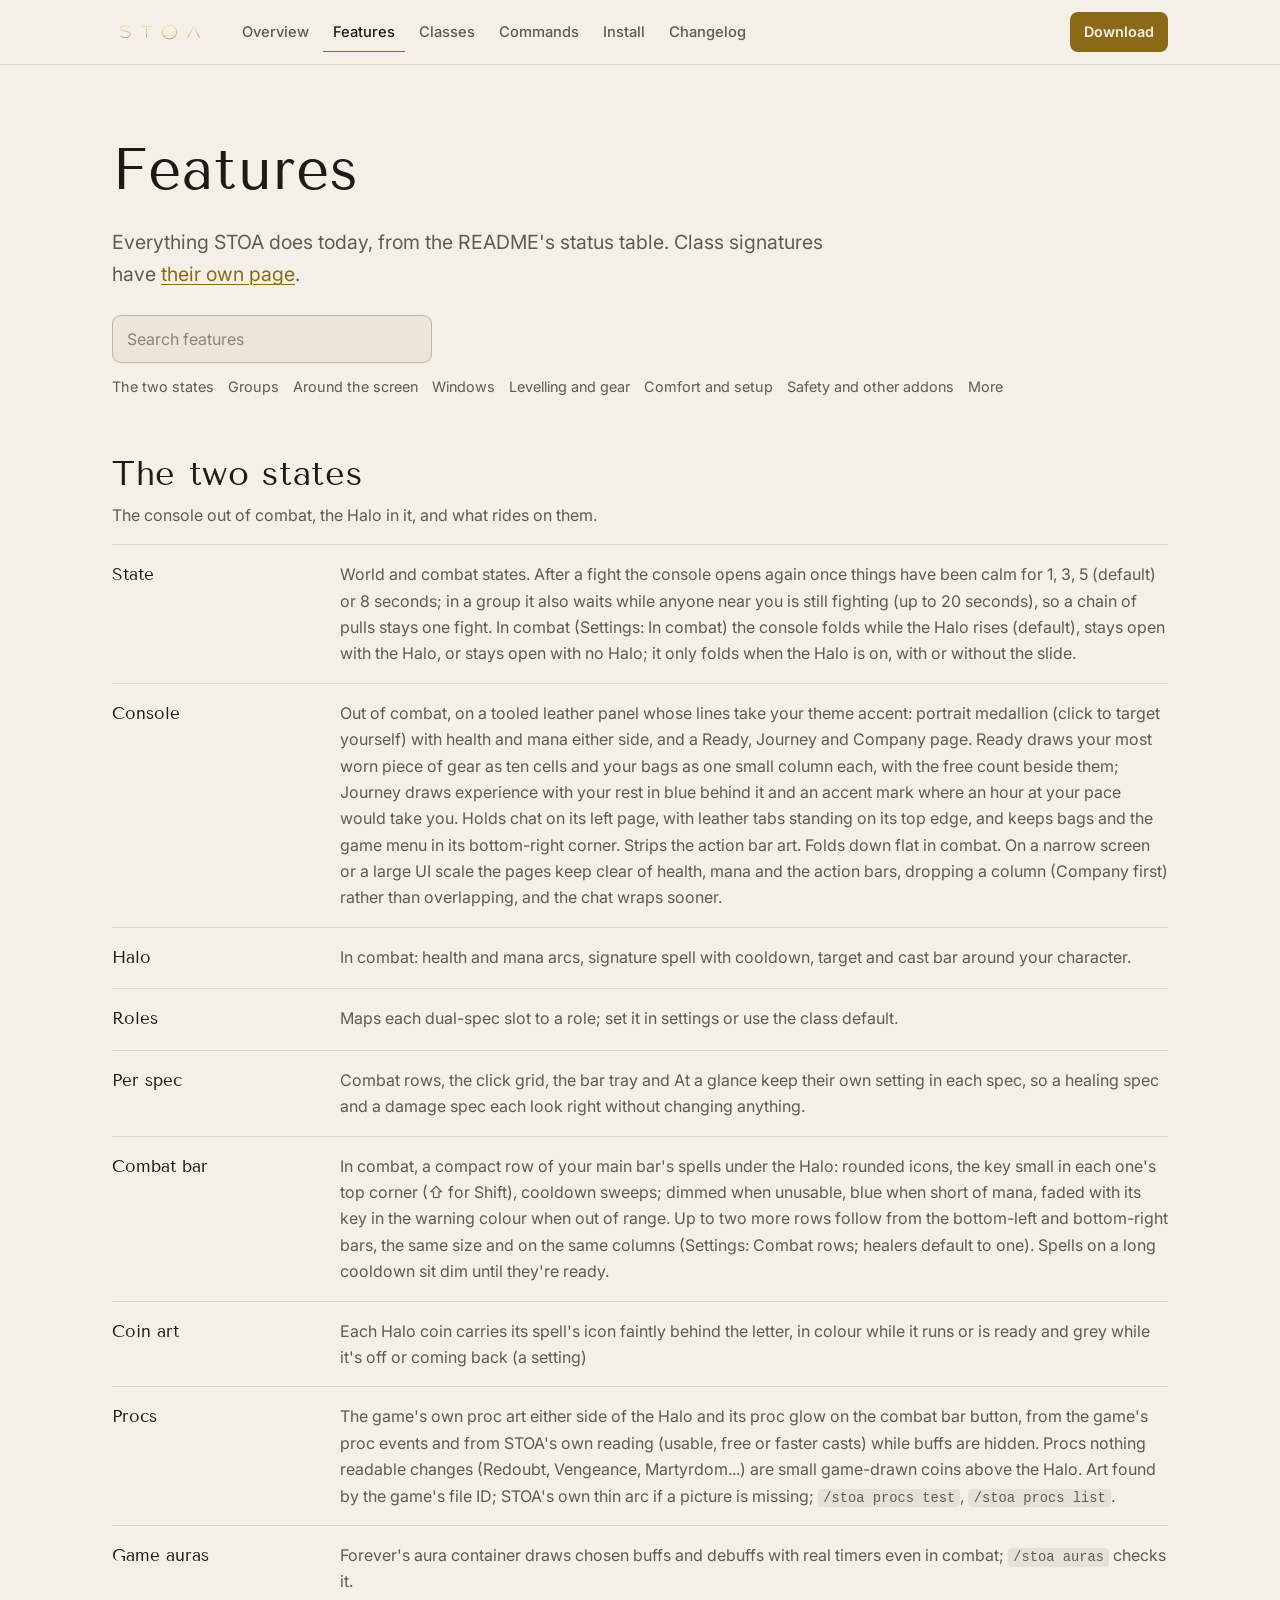
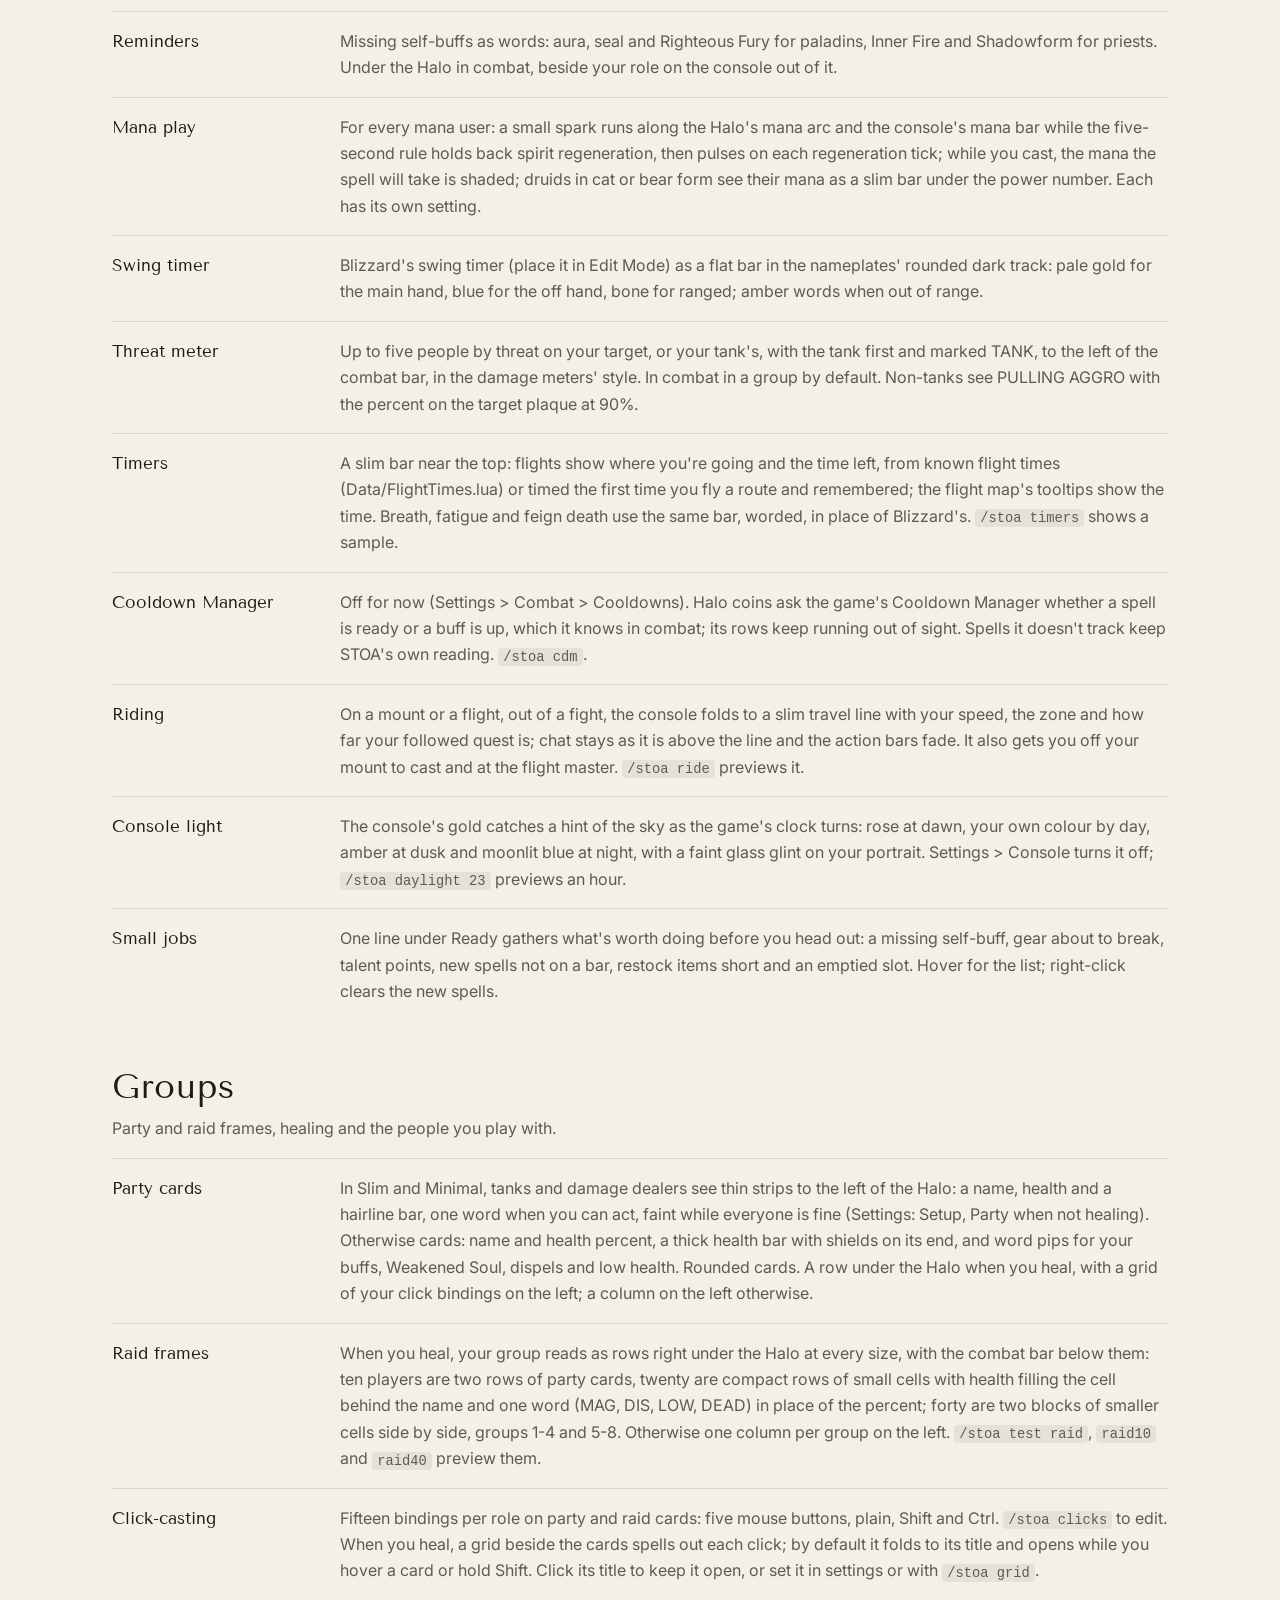
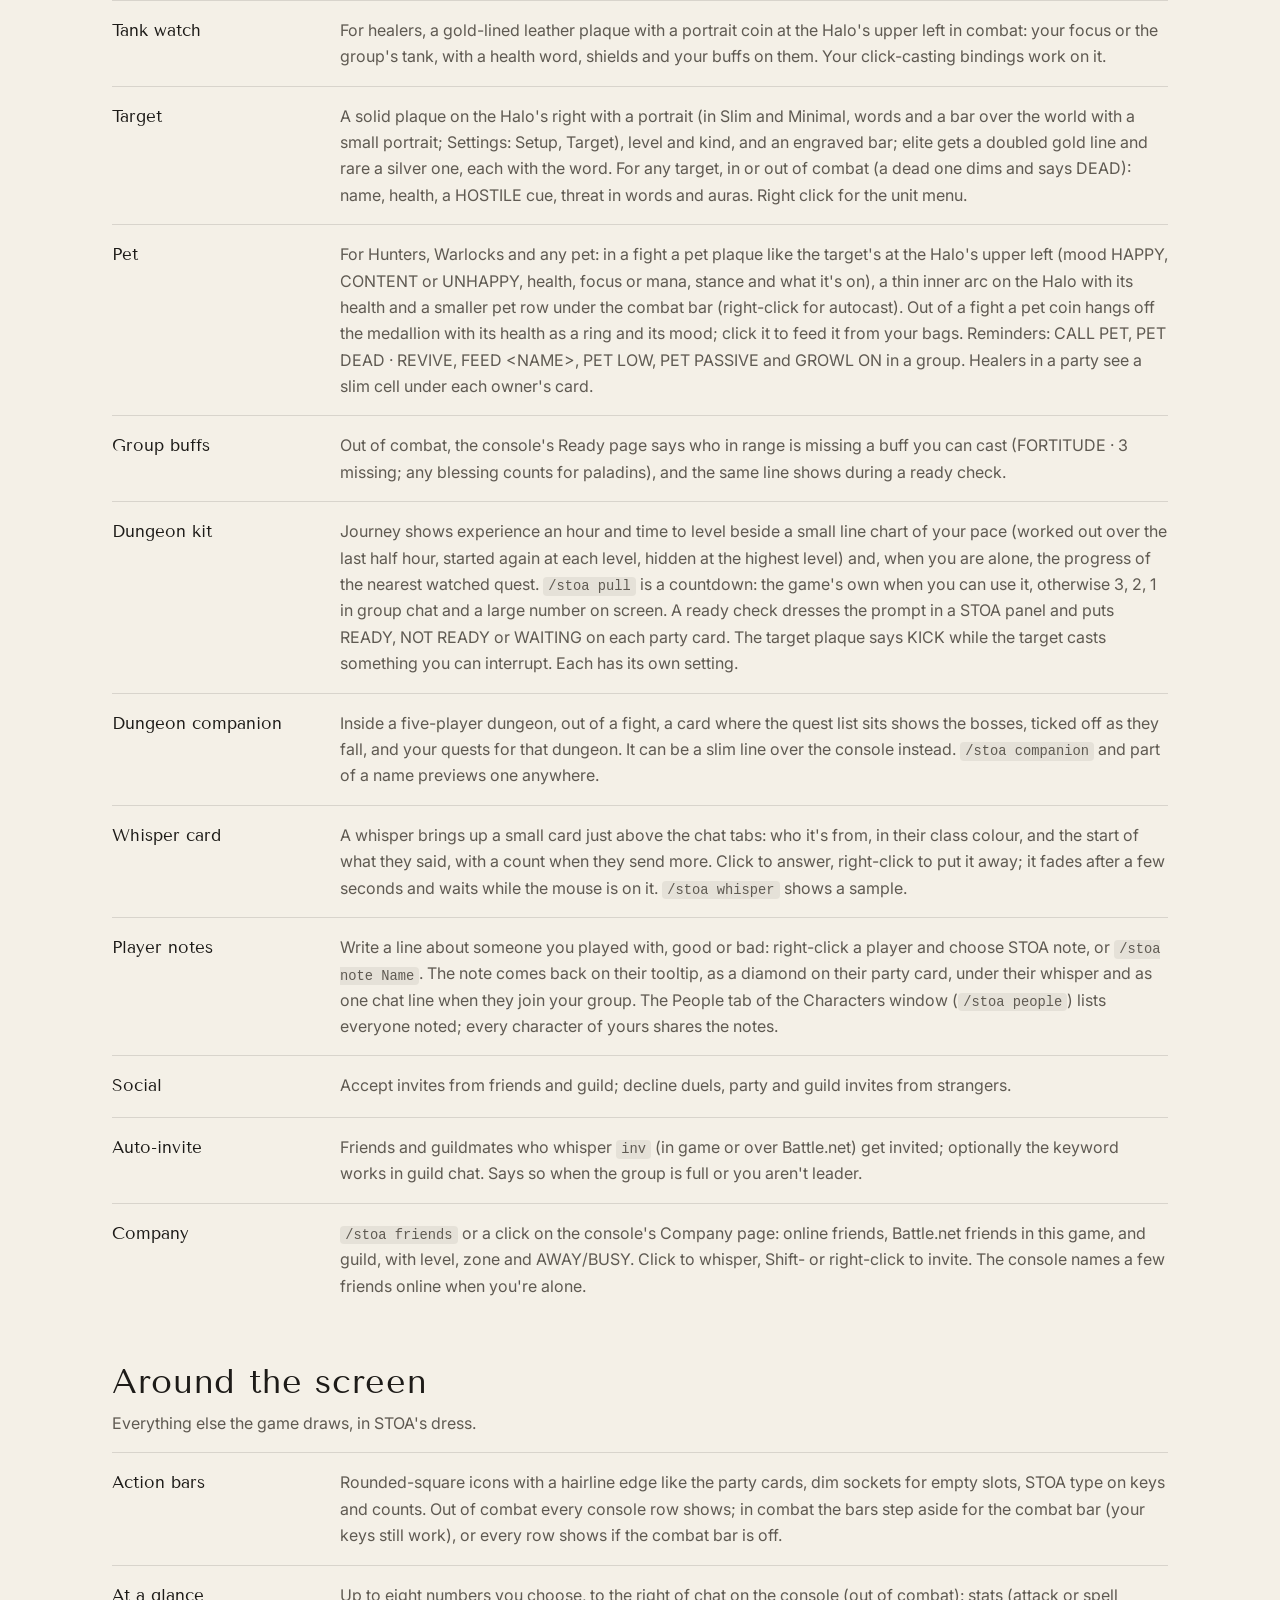
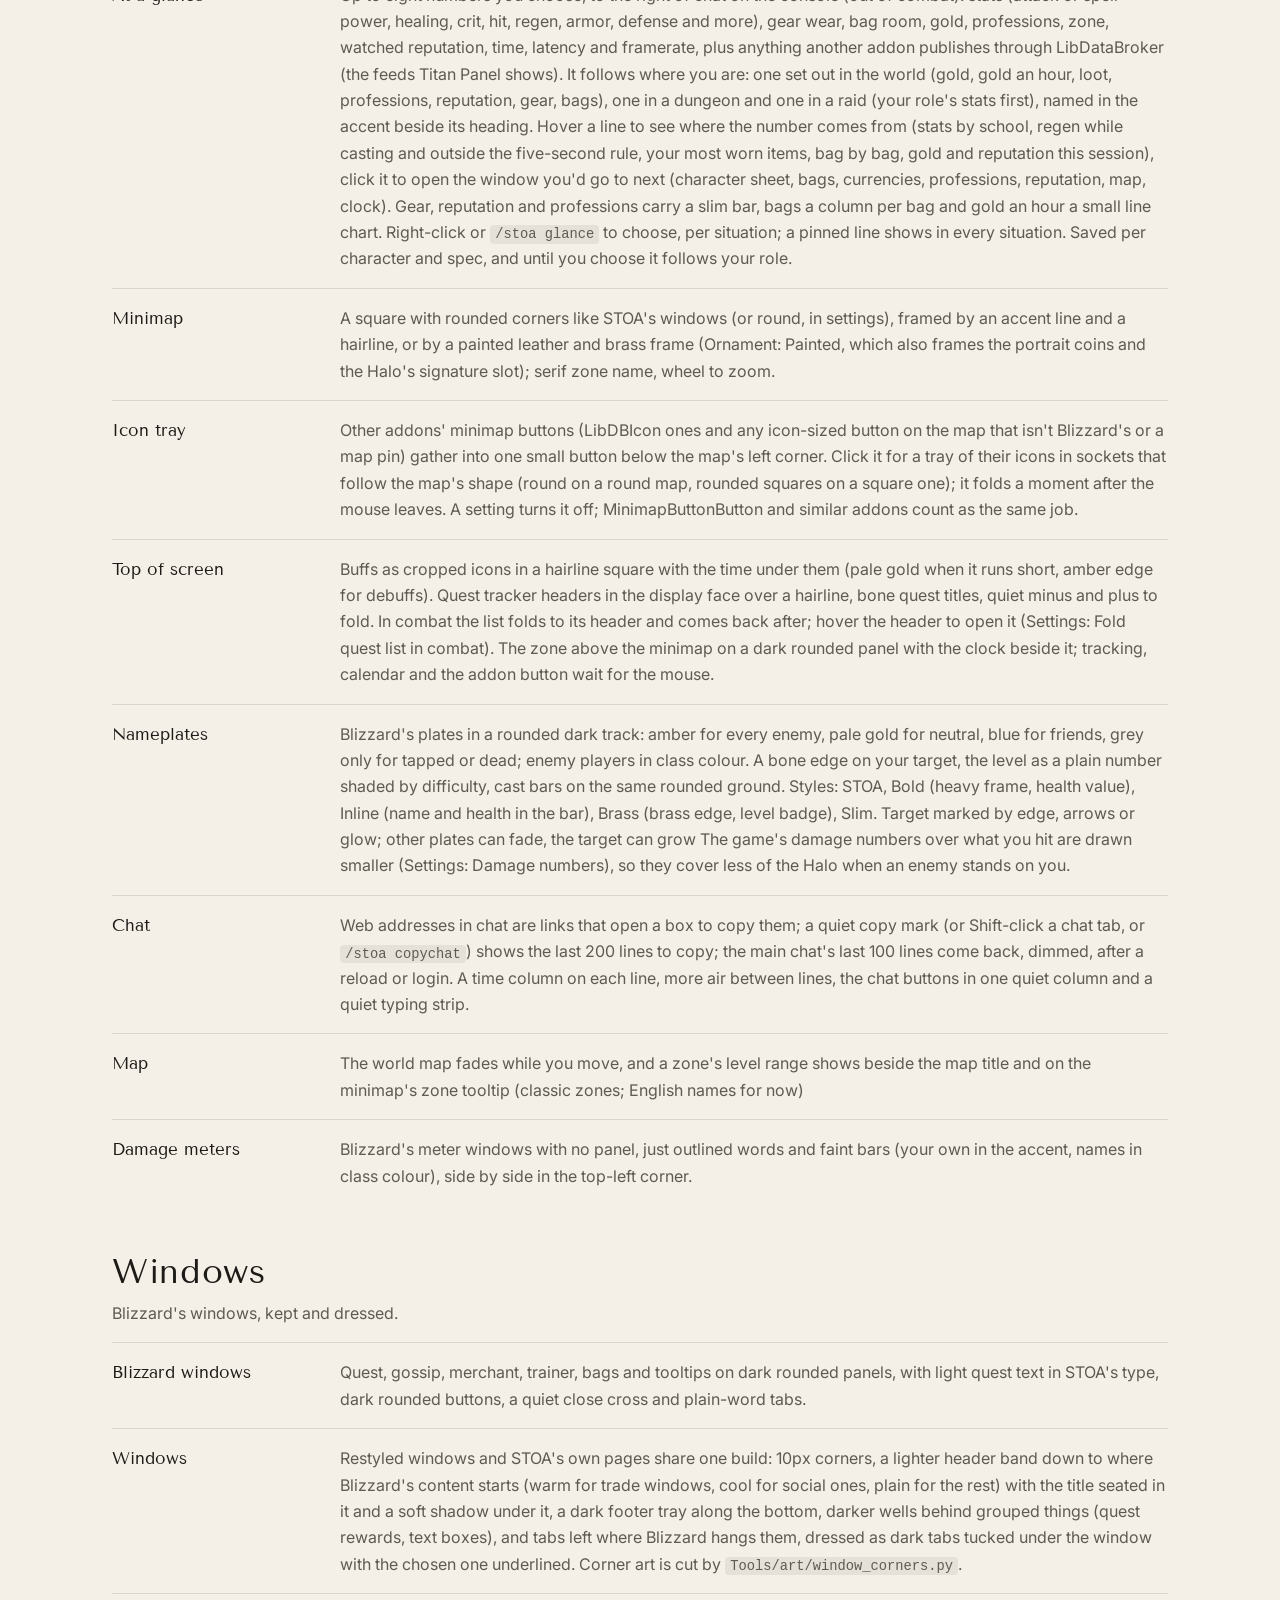
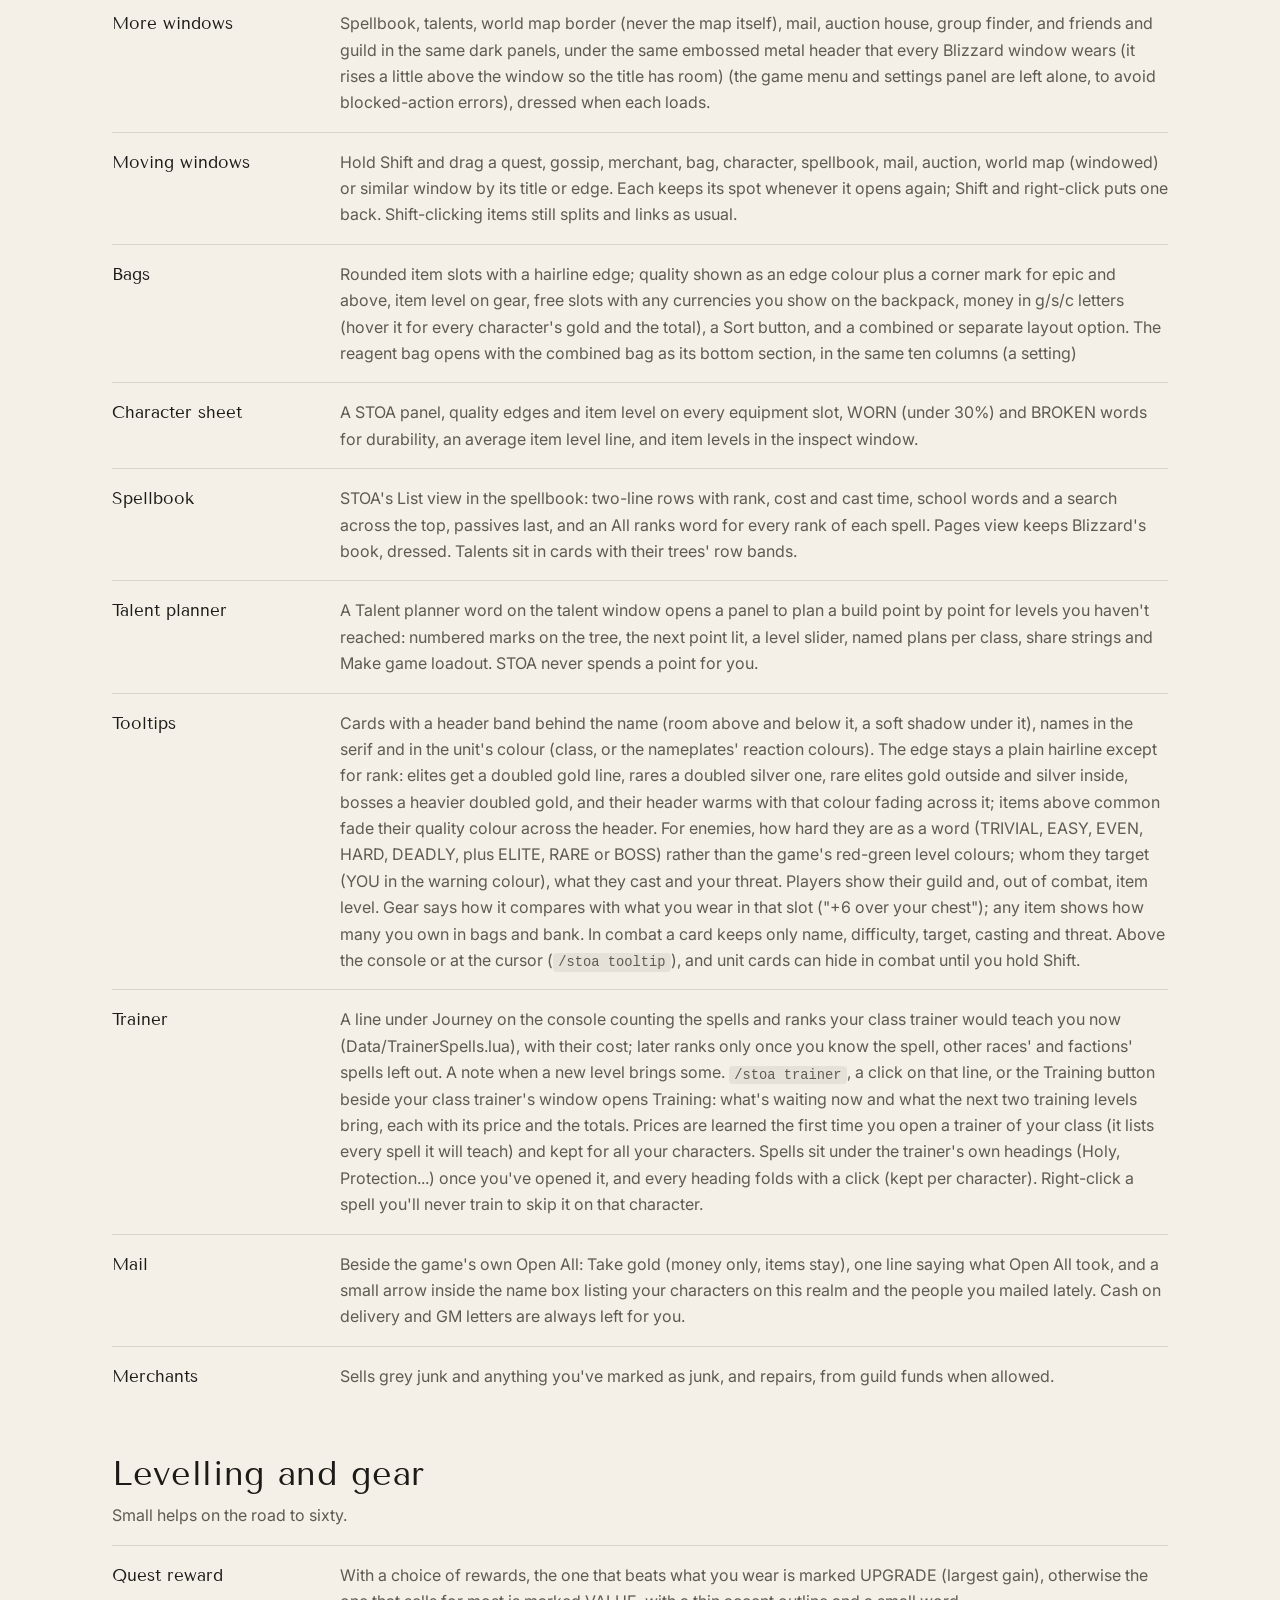
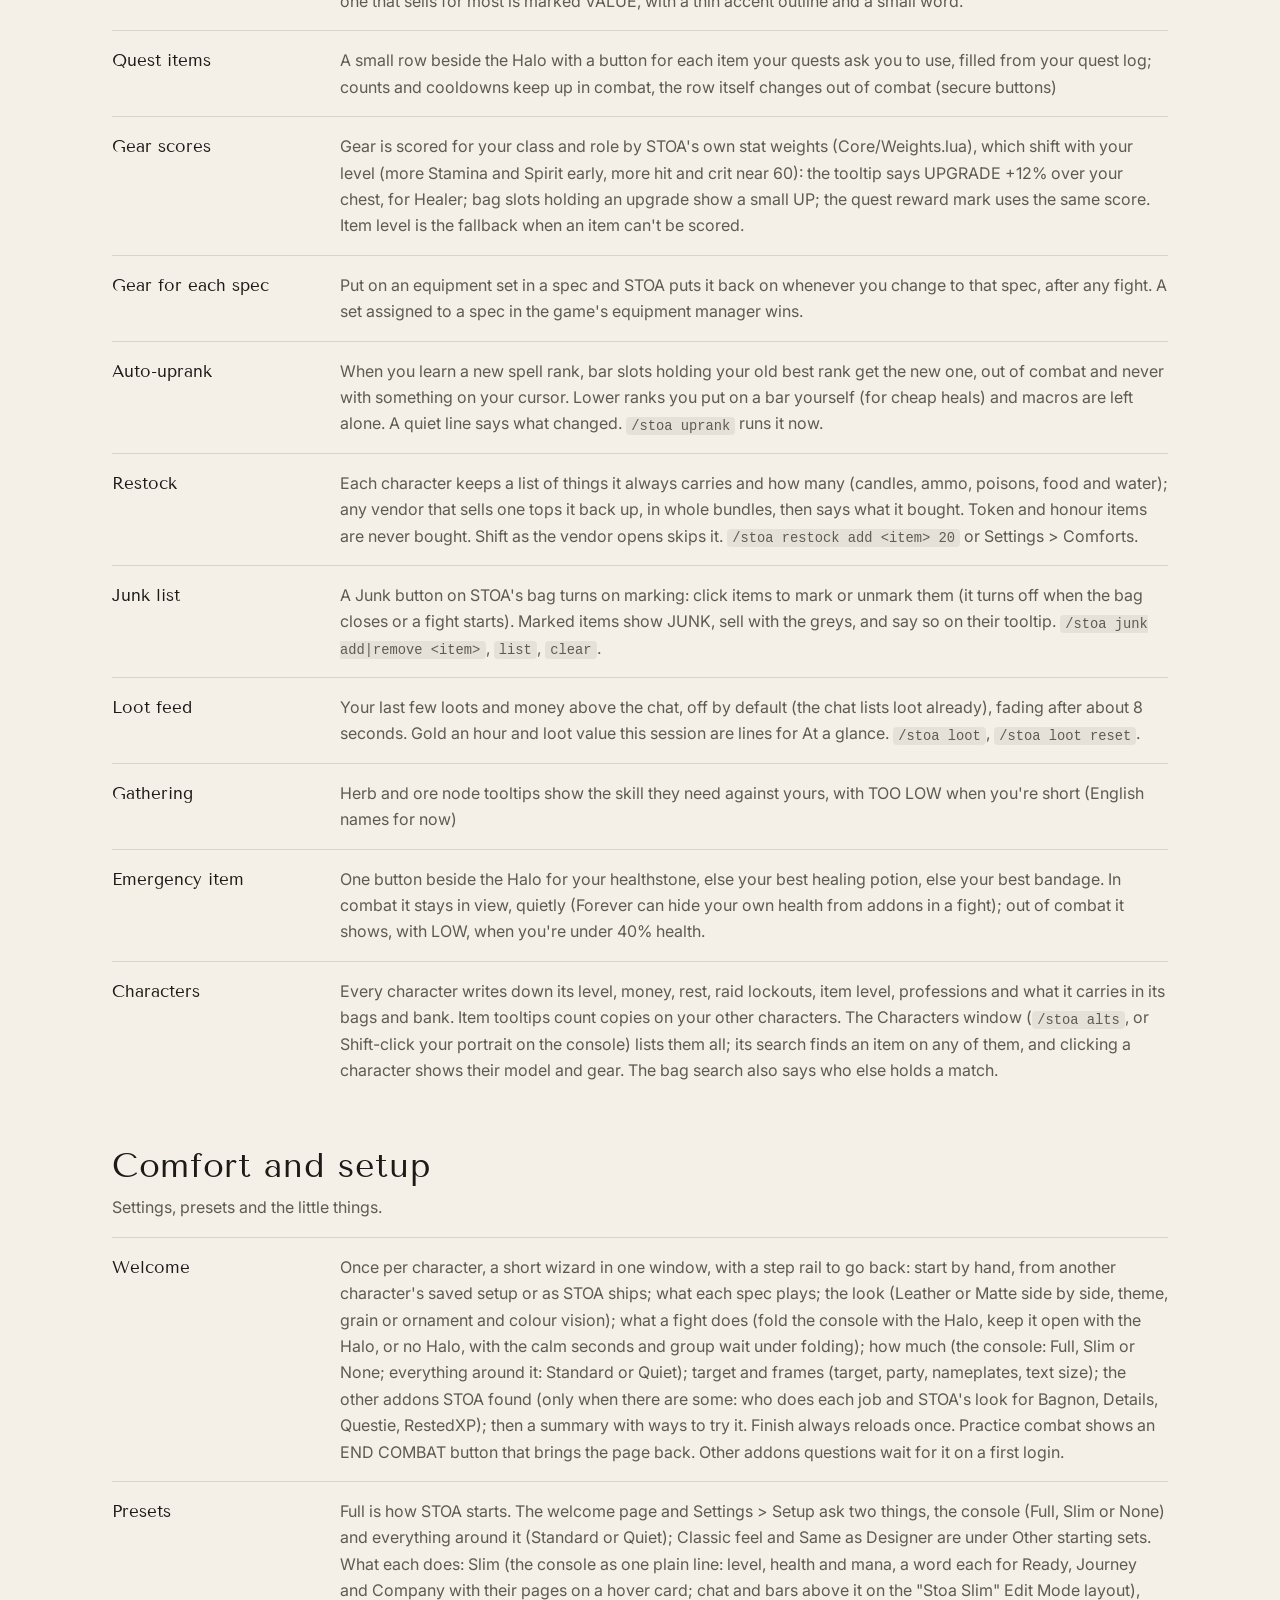
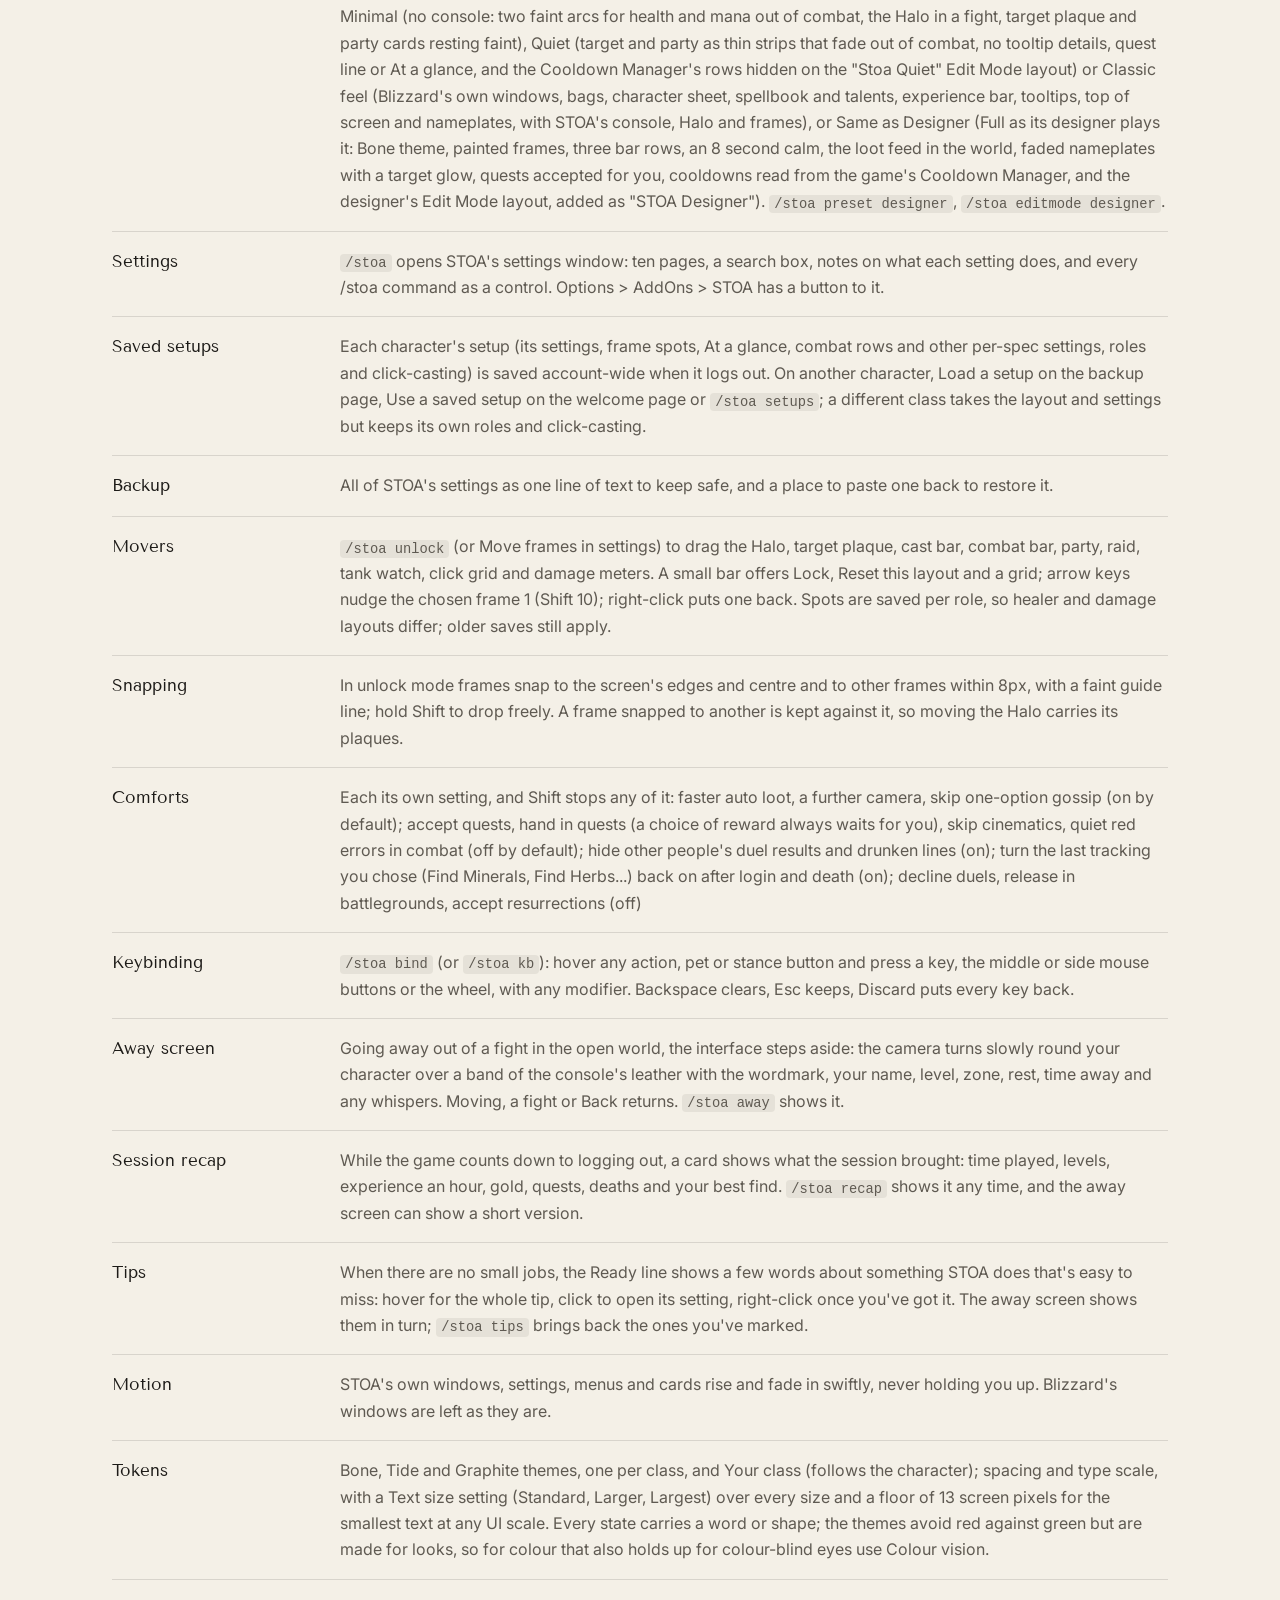
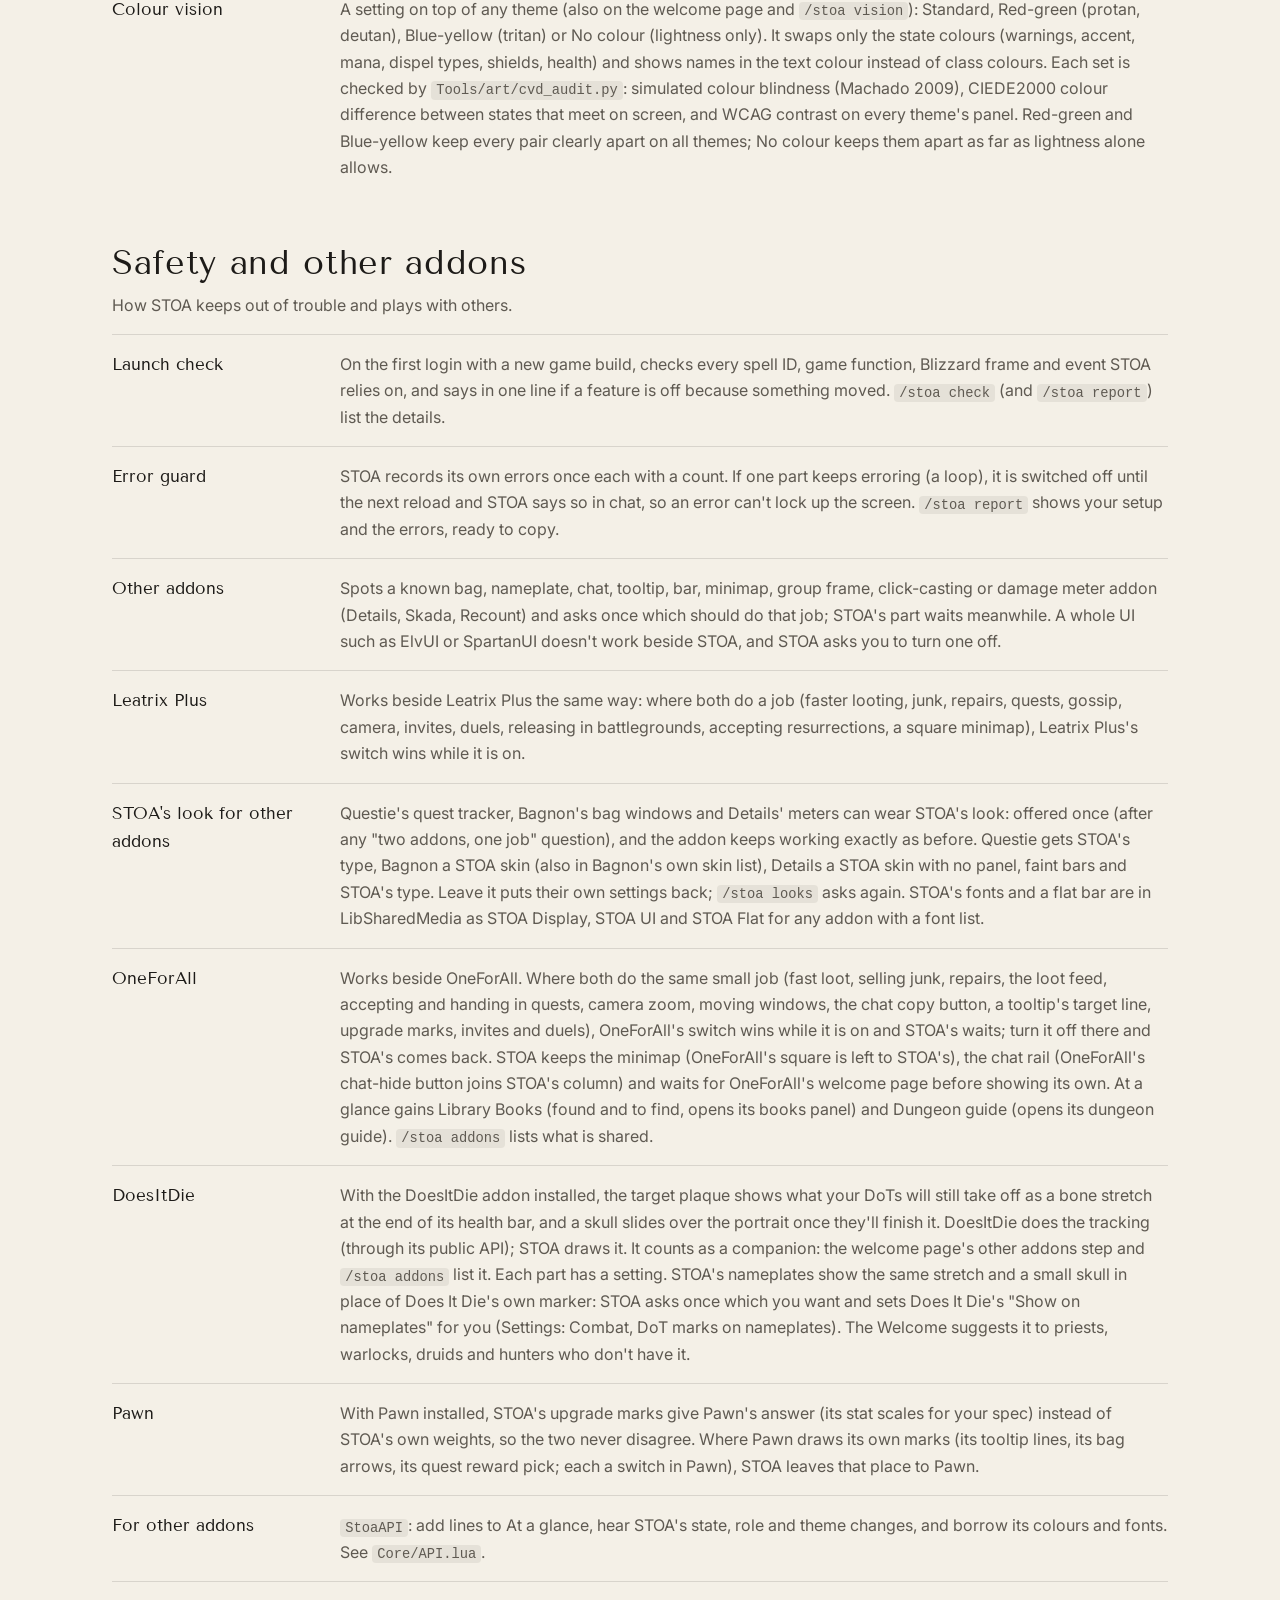
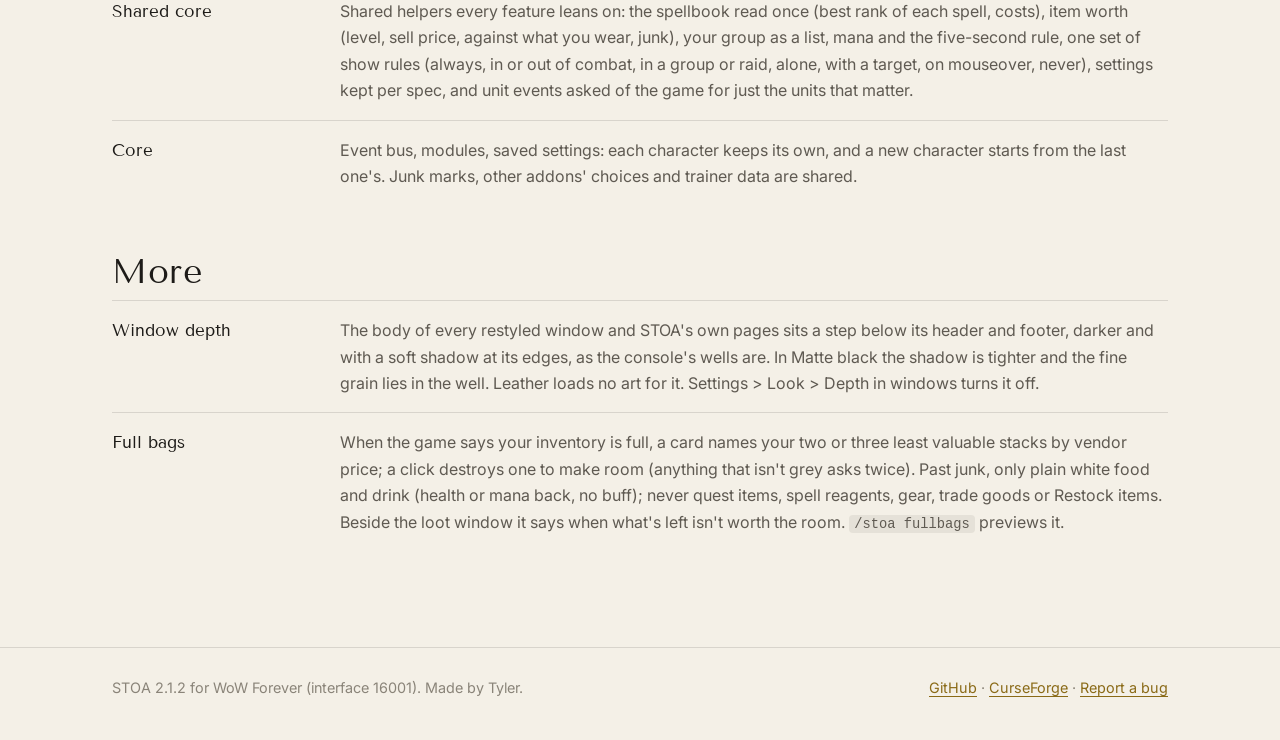
<file: docs/features.html>
<!doctype html>
<html lang="en">
<head>
<meta charset="utf-8">
<meta name="viewport" content="width=device-width, initial-scale=1, viewport-fit=cover">
<title>Features · STOA</title>
<meta name="description" content="Everything STOA does, grouped.">
<meta property="og:title" content="Features · STOA">
<meta property="og:description" content="Everything STOA does, grouped.">
<meta property="og:image" content="screenshots/world.jpg">
<meta name="theme-color" content="#0d0d0f">
<link rel="icon" href="logo/stoa-essence-symbol.svg" type="image/svg+xml">
<link rel="preconnect" href="https://fonts.googleapis.com">
<link rel="preconnect" href="https://fonts.gstatic.com" crossorigin>
<link rel="stylesheet" href="https://fonts.googleapis.com/css2?family=Tenor+Sans&family=Inter:wght@400;500;600&display=swap">
<link rel="stylesheet" href="assets/site.css">
</head>
<body>
<a class="skip" href="#main">Skip to content</a>
<header class="top">
  <div class="bar">
    <a class="mark" href="index.html" aria-label="STOA home"><img src="logo/stoa-essence.svg" alt="STOA" width="116" height="35"></a>
    <nav class="pages" aria-label="Pages"><a href="index.html">Overview</a><a href="features.html" aria-current="page">Features</a><a href="classes.html">Classes</a><a href="commands.html">Commands</a><a href="install.html">Install</a><a href="changelog.html">Changelog</a></nav>
    <a class="get" href="https://www.curseforge.com/wow/addons/stoa">Download</a>
  </div>
</header>
<main id="main">

<section class="bar head">
  <h1>Features</h1>
  <p class="lede">Everything STOA does today, from the README's status table. Class signatures have <a href="classes.html">their own page</a>.</p>
  <div class="tools"><input type="search" placeholder="Search features" aria-label="Search features" data-filter="list"><nav class="jump" aria-label="Sections"><a href="#the-two-states">The two states</a><a href="#groups">Groups</a><a href="#around-the-screen">Around the screen</a><a href="#windows">Windows</a><a href="#levelling-and-gear">Levelling and gear</a><a href="#comfort-and-setup">Comfort and setup</a><a href="#safety-and-other-addons">Safety and other addons</a><a href="#more">More</a></nav></div>
</section>
<div class="bar" id="list"><section class="group" id="the-two-states" data-group><h2>The two states</h2><p class="lead">The console out of combat, the Halo in it, and what rides on them.</p><dl class="rows"><div class="row" id="state" data-text="state world and combat states. after a fight the console opens again once things have been calm for 1, 3, 5 (default) or 8 seconds; in a group it also waits while anyone near you is still fighting (up to 20 seconds), so a chain of pulls stays one fight. in combat (settings: in combat) the console folds while the halo rises (default), stays open with the halo, or stays open with no halo; it only folds when the halo is on, with or without the slide"><dt>State</dt><dd>World and combat states. After a fight the console opens again once things have been calm for 1, 3, 5 (default) or 8 seconds; in a group it also waits while anyone near you is still fighting (up to 20 seconds), so a chain of pulls stays one fight. In combat (Settings: In combat) the console folds while the Halo rises (default), stays open with the Halo, or stays open with no Halo; it only folds when the Halo is on, with or without the slide.</dd></div><div class="row" id="console" data-text="console out of combat, on a tooled leather panel whose lines take your theme accent: portrait medallion (click to target yourself) with health and mana either side, and a ready, journey and company page. ready draws your most worn piece of gear as ten cells and your bags as one small column each, with the free count beside them; journey draws experience with your rest in blue behind it and an accent mark where an hour at your pace would take you. holds chat on its left page, with leather tabs standing on its top edge, and keeps bags and the game menu in its bottom-right corner. strips the action bar art. folds down flat in combat. on a narrow screen or a large ui scale the pages keep clear of health, mana and the action bars, dropping a column (company first) rather than overlapping, and the chat wraps sooner"><dt>Console</dt><dd>Out of combat, on a tooled leather panel whose lines take your theme accent: portrait medallion (click to target yourself) with health and mana either side, and a Ready, Journey and Company page. Ready draws your most worn piece of gear as ten cells and your bags as one small column each, with the free count beside them; Journey draws experience with your rest in blue behind it and an accent mark where an hour at your pace would take you. Holds chat on its left page, with leather tabs standing on its top edge, and keeps bags and the game menu in its bottom-right corner. Strips the action bar art. Folds down flat in combat. On a narrow screen or a large UI scale the pages keep clear of health, mana and the action bars, dropping a column (Company first) rather than overlapping, and the chat wraps sooner.</dd></div><div class="row" id="halo" data-text="halo in combat: health and mana arcs, signature spell with cooldown, target and cast bar around your character"><dt>Halo</dt><dd>In combat: health and mana arcs, signature spell with cooldown, target and cast bar around your character.</dd></div><div class="row" id="roles" data-text="roles maps each dual-spec slot to a role; set it in settings or use the class default"><dt>Roles</dt><dd>Maps each dual-spec slot to a role; set it in settings or use the class default.</dd></div><div class="row" id="per-spec" data-text="per spec combat rows, the click grid, the bar tray and at a glance keep their own setting in each spec, so a healing spec and a damage spec each look right without changing anything"><dt>Per spec</dt><dd>Combat rows, the click grid, the bar tray and At a glance keep their own setting in each spec, so a healing spec and a damage spec each look right without changing anything.</dd></div><div class="row" id="combat-bar" data-text="combat bar in combat, a compact row of your main bar&#x27;s spells under the halo: rounded icons, the key small in each one&#x27;s top corner (⇧ for shift), cooldown sweeps; dimmed when unusable, blue when short of mana, faded with its key in the warning colour when out of range. up to two more rows follow from the bottom-left and bottom-right bars, the same size and on the same columns (settings: combat rows; healers default to one). spells on a long cooldown sit dim until they&#x27;re ready"><dt>Combat bar</dt><dd>In combat, a compact row of your main bar's spells under the Halo: rounded icons, the key small in each one's top corner (⇧ for Shift), cooldown sweeps; dimmed when unusable, blue when short of mana, faded with its key in the warning colour when out of range. Up to two more rows follow from the bottom-left and bottom-right bars, the same size and on the same columns (Settings: Combat rows; healers default to one). Spells on a long cooldown sit dim until they're ready.</dd></div><div class="row" id="coin-art" data-text="coin art each halo coin carries its spell&#x27;s icon faintly behind the letter, in colour while it runs or is ready and grey while it&#x27;s off or coming back (a setting)"><dt>Coin art</dt><dd>Each Halo coin carries its spell's icon faintly behind the letter, in colour while it runs or is ready and grey while it's off or coming back (a setting)</dd></div><div class="row" id="procs" data-text="procs the game&#x27;s own proc art either side of the halo and its proc glow on the combat bar button, from the game&#x27;s proc events and from stoa&#x27;s own reading (usable, free or faster casts) while buffs are hidden. procs nothing readable changes (redoubt, vengeance, martyrdom...) are small game-drawn coins above the halo. art found by the game&#x27;s file id; stoa&#x27;s own thin arc if a picture is missing; `/stoa procs test`, `/stoa procs list`"><dt>Procs</dt><dd>The game's own proc art either side of the Halo and its proc glow on the combat bar button, from the game's proc events and from STOA's own reading (usable, free or faster casts) while buffs are hidden. Procs nothing readable changes (Redoubt, Vengeance, Martyrdom...) are small game-drawn coins above the Halo. Art found by the game's file ID; STOA's own thin arc if a picture is missing; <code>/stoa procs test</code>, <code>/stoa procs list</code>.</dd></div><div class="row" id="game-auras" data-text="game auras forever&#x27;s aura container draws chosen buffs and debuffs with real timers even in combat; `/stoa auras` checks it"><dt>Game auras</dt><dd>Forever's aura container draws chosen buffs and debuffs with real timers even in combat; <code>/stoa auras</code> checks it.</dd></div><div class="row" id="reminders" data-text="reminders missing self-buffs as words: aura, seal and righteous fury for paladins, inner fire and shadowform for priests. under the halo in combat, beside your role on the console out of it"><dt>Reminders</dt><dd>Missing self-buffs as words: aura, seal and Righteous Fury for paladins, Inner Fire and Shadowform for priests. Under the Halo in combat, beside your role on the console out of it.</dd></div><div class="row" id="mana-play" data-text="mana play for every mana user: a small spark runs along the halo&#x27;s mana arc and the console&#x27;s mana bar while the five-second rule holds back spirit regeneration, then pulses on each regeneration tick; while you cast, the mana the spell will take is shaded; druids in cat or bear form see their mana as a slim bar under the power number. each has its own setting"><dt>Mana play</dt><dd>For every mana user: a small spark runs along the Halo's mana arc and the console's mana bar while the five-second rule holds back spirit regeneration, then pulses on each regeneration tick; while you cast, the mana the spell will take is shaded; druids in cat or bear form see their mana as a slim bar under the power number. Each has its own setting.</dd></div><div class="row" id="swing-timer" data-text="swing timer blizzard&#x27;s swing timer (place it in edit mode) as a flat bar in the nameplates&#x27; rounded dark track: pale gold for the main hand, blue for the off hand, bone for ranged; amber words when out of range"><dt>Swing timer</dt><dd>Blizzard's swing timer (place it in Edit Mode) as a flat bar in the nameplates' rounded dark track: pale gold for the main hand, blue for the off hand, bone for ranged; amber words when out of range.</dd></div><div class="row" id="threat-meter" data-text="threat meter up to five people by threat on your target, or your tank&#x27;s, with the tank first and marked tank, to the left of the combat bar, in the damage meters&#x27; style. in combat in a group by default. non-tanks see pulling aggro with the percent on the target plaque at 90%"><dt>Threat meter</dt><dd>Up to five people by threat on your target, or your tank's, with the tank first and marked TANK, to the left of the combat bar, in the damage meters' style. In combat in a group by default. Non-tanks see PULLING AGGRO with the percent on the target plaque at 90%.</dd></div><div class="row" id="timers" data-text="timers a slim bar near the top: flights show where you&#x27;re going and the time left, from known flight times (data/flighttimes.lua) or timed the first time you fly a route and remembered; the flight map&#x27;s tooltips show the time. breath, fatigue and feign death use the same bar, worded, in place of blizzard&#x27;s. `/stoa timers` shows a sample"><dt>Timers</dt><dd>A slim bar near the top: flights show where you're going and the time left, from known flight times (Data/FlightTimes.lua) or timed the first time you fly a route and remembered; the flight map's tooltips show the time. Breath, fatigue and feign death use the same bar, worded, in place of Blizzard's. <code>/stoa timers</code> shows a sample.</dd></div><div class="row" id="cooldown-manager" data-text="cooldown manager off for now (settings &gt; combat &gt; cooldowns). halo coins ask the game&#x27;s cooldown manager whether a spell is ready or a buff is up, which it knows in combat; its rows keep running out of sight. spells it doesn&#x27;t track keep stoa&#x27;s own reading. `/stoa cdm`"><dt>Cooldown Manager</dt><dd>Off for now (Settings &gt; Combat &gt; Cooldowns). Halo coins ask the game's Cooldown Manager whether a spell is ready or a buff is up, which it knows in combat; its rows keep running out of sight. Spells it doesn't track keep STOA's own reading. <code>/stoa cdm</code>.</dd></div><div class="row" id="riding" data-text="riding on a mount or a flight, out of a fight, the console folds to a slim travel line with your speed, the zone and how far your followed quest is; chat stays as it is above the line and the action bars fade. it also gets you off your mount to cast and at the flight master. `/stoa ride` previews it"><dt>Riding</dt><dd>On a mount or a flight, out of a fight, the console folds to a slim travel line with your speed, the zone and how far your followed quest is; chat stays as it is above the line and the action bars fade. It also gets you off your mount to cast and at the flight master. <code>/stoa ride</code> previews it.</dd></div><div class="row" id="console-light" data-text="console light the console&#x27;s gold catches a hint of the sky as the game&#x27;s clock turns: rose at dawn, your own colour by day, amber at dusk and moonlit blue at night, with a faint glass glint on your portrait. settings &gt; console turns it off; `/stoa daylight 23` previews an hour"><dt>Console light</dt><dd>The console's gold catches a hint of the sky as the game's clock turns: rose at dawn, your own colour by day, amber at dusk and moonlit blue at night, with a faint glass glint on your portrait. Settings &gt; Console turns it off; <code>/stoa daylight 23</code> previews an hour.</dd></div><div class="row" id="small-jobs" data-text="small jobs one line under ready gathers what&#x27;s worth doing before you head out: a missing self-buff, gear about to break, talent points, new spells not on a bar, restock items short and an emptied slot. hover for the list; right-click clears the new spells"><dt>Small jobs</dt><dd>One line under Ready gathers what's worth doing before you head out: a missing self-buff, gear about to break, talent points, new spells not on a bar, restock items short and an emptied slot. Hover for the list; right-click clears the new spells.</dd></div></dl></section><section class="group" id="groups" data-group><h2>Groups</h2><p class="lead">Party and raid frames, healing and the people you play with.</p><dl class="rows"><div class="row" id="party-cards" data-text="party cards in slim and minimal, tanks and damage dealers see thin strips to the left of the halo: a name, health and a hairline bar, one word when you can act, faint while everyone is fine (settings: setup, party when not healing). otherwise cards: name and health percent, a thick health bar with shields on its end, and word pips for your buffs, weakened soul, dispels and low health. rounded cards. a row under the halo when you heal, with a grid of your click bindings on the left; a column on the left otherwise"><dt>Party cards</dt><dd>In Slim and Minimal, tanks and damage dealers see thin strips to the left of the Halo: a name, health and a hairline bar, one word when you can act, faint while everyone is fine (Settings: Setup, Party when not healing). Otherwise cards: name and health percent, a thick health bar with shields on its end, and word pips for your buffs, Weakened Soul, dispels and low health. Rounded cards. A row under the Halo when you heal, with a grid of your click bindings on the left; a column on the left otherwise.</dd></div><div class="row" id="raid-frames" data-text="raid frames when you heal, your group reads as rows right under the halo at every size, with the combat bar below them: ten players are two rows of party cards, twenty are compact rows of small cells with health filling the cell behind the name and one word (mag, dis, low, dead) in place of the percent; forty are two blocks of smaller cells side by side, groups 1-4 and 5-8. otherwise one column per group on the left. `/stoa test raid`, `raid10` and `raid40` preview them"><dt>Raid frames</dt><dd>When you heal, your group reads as rows right under the Halo at every size, with the combat bar below them: ten players are two rows of party cards, twenty are compact rows of small cells with health filling the cell behind the name and one word (MAG, DIS, LOW, DEAD) in place of the percent; forty are two blocks of smaller cells side by side, groups 1-4 and 5-8. Otherwise one column per group on the left. <code>/stoa test raid</code>, <code>raid10</code> and <code>raid40</code> preview them.</dd></div><div class="row" id="click-casting" data-text="click-casting fifteen bindings per role on party and raid cards: five mouse buttons, plain, shift and ctrl. `/stoa clicks` to edit. when you heal, a grid beside the cards spells out each click; by default it folds to its title and opens while you hover a card or hold shift. click its title to keep it open, or set it in settings or with `/stoa grid`"><dt>Click-casting</dt><dd>Fifteen bindings per role on party and raid cards: five mouse buttons, plain, Shift and Ctrl. <code>/stoa clicks</code> to edit. When you heal, a grid beside the cards spells out each click; by default it folds to its title and opens while you hover a card or hold Shift. Click its title to keep it open, or set it in settings or with <code>/stoa grid</code>.</dd></div><div class="row" id="tank-watch" data-text="tank watch for healers, a gold-lined leather plaque with a portrait coin at the halo&#x27;s upper left in combat: your focus or the group&#x27;s tank, with a health word, shields and your buffs on them. your click-casting bindings work on it"><dt>Tank watch</dt><dd>For healers, a gold-lined leather plaque with a portrait coin at the Halo's upper left in combat: your focus or the group's tank, with a health word, shields and your buffs on them. Your click-casting bindings work on it.</dd></div><div class="row" id="target" data-text="target a solid plaque on the halo&#x27;s right with a portrait (in slim and minimal, words and a bar over the world with a small portrait; settings: setup, target), level and kind, and an engraved bar; elite gets a doubled gold line and rare a silver one, each with the word. for any target, in or out of combat (a dead one dims and says dead): name, health, a hostile cue, threat in words and auras. right click for the unit menu"><dt>Target</dt><dd>A solid plaque on the Halo's right with a portrait (in Slim and Minimal, words and a bar over the world with a small portrait; Settings: Setup, Target), level and kind, and an engraved bar; elite gets a doubled gold line and rare a silver one, each with the word. For any target, in or out of combat (a dead one dims and says DEAD): name, health, a HOSTILE cue, threat in words and auras. Right click for the unit menu.</dd></div><div class="row" id="pet" data-text="pet for hunters, warlocks and any pet: in a fight a pet plaque like the target&#x27;s at the halo&#x27;s upper left (mood happy, content or unhappy, health, focus or mana, stance and what it&#x27;s on), a thin inner arc on the halo with its health and a smaller pet row under the combat bar (right-click for autocast). out of a fight a pet coin hangs off the medallion with its health as a ring and its mood; click it to feed it from your bags. reminders: call pet, pet dead · revive, feed &lt;name&gt;, pet low, pet passive and growl on in a group. healers in a party see a slim cell under each owner&#x27;s card"><dt>Pet</dt><dd>For Hunters, Warlocks and any pet: in a fight a pet plaque like the target's at the Halo's upper left (mood HAPPY, CONTENT or UNHAPPY, health, focus or mana, stance and what it's on), a thin inner arc on the Halo with its health and a smaller pet row under the combat bar (right-click for autocast). Out of a fight a pet coin hangs off the medallion with its health as a ring and its mood; click it to feed it from your bags. Reminders: CALL PET, PET DEAD · REVIVE, FEED &lt;NAME&gt;, PET LOW, PET PASSIVE and GROWL ON in a group. Healers in a party see a slim cell under each owner's card.</dd></div><div class="row" id="group-buffs" data-text="group buffs out of combat, the console&#x27;s ready page says who in range is missing a buff you can cast (fortitude · 3 missing; any blessing counts for paladins), and the same line shows during a ready check"><dt>Group buffs</dt><dd>Out of combat, the console's Ready page says who in range is missing a buff you can cast (FORTITUDE · 3 missing; any blessing counts for paladins), and the same line shows during a ready check.</dd></div><div class="row" id="dungeon-kit" data-text="dungeon kit journey shows experience an hour and time to level beside a small line chart of your pace (worked out over the last half hour, started again at each level, hidden at the highest level) and, when you are alone, the progress of the nearest watched quest. `/stoa pull` is a countdown: the game&#x27;s own when you can use it, otherwise 3, 2, 1 in group chat and a large number on screen. a ready check dresses the prompt in a stoa panel and puts ready, not ready or waiting on each party card. the target plaque says kick while the target casts something you can interrupt. each has its own setting"><dt>Dungeon kit</dt><dd>Journey shows experience an hour and time to level beside a small line chart of your pace (worked out over the last half hour, started again at each level, hidden at the highest level) and, when you are alone, the progress of the nearest watched quest. <code>/stoa pull</code> is a countdown: the game's own when you can use it, otherwise 3, 2, 1 in group chat and a large number on screen. A ready check dresses the prompt in a STOA panel and puts READY, NOT READY or WAITING on each party card. The target plaque says KICK while the target casts something you can interrupt. Each has its own setting.</dd></div><div class="row" id="dungeon-companion" data-text="dungeon companion inside a five-player dungeon, out of a fight, a card where the quest list sits shows the bosses, ticked off as they fall, and your quests for that dungeon. it can be a slim line over the console instead. `/stoa companion` and part of a name previews one anywhere"><dt>Dungeon companion</dt><dd>Inside a five-player dungeon, out of a fight, a card where the quest list sits shows the bosses, ticked off as they fall, and your quests for that dungeon. It can be a slim line over the console instead. <code>/stoa companion</code> and part of a name previews one anywhere.</dd></div><div class="row" id="whisper-card" data-text="whisper card a whisper brings up a small card just above the chat tabs: who it&#x27;s from, in their class colour, and the start of what they said, with a count when they send more. click to answer, right-click to put it away; it fades after a few seconds and waits while the mouse is on it. `/stoa whisper` shows a sample"><dt>Whisper card</dt><dd>A whisper brings up a small card just above the chat tabs: who it's from, in their class colour, and the start of what they said, with a count when they send more. Click to answer, right-click to put it away; it fades after a few seconds and waits while the mouse is on it. <code>/stoa whisper</code> shows a sample.</dd></div><div class="row" id="player-notes" data-text="player notes write a line about someone you played with, good or bad: right-click a player and choose stoa note, or `/stoa note name`. the note comes back on their tooltip, as a diamond on their party card, under their whisper and as one chat line when they join your group. the people tab of the characters window (`/stoa people`) lists everyone noted; every character of yours shares the notes"><dt>Player notes</dt><dd>Write a line about someone you played with, good or bad: right-click a player and choose STOA note, or <code>/stoa note Name</code>. The note comes back on their tooltip, as a diamond on their party card, under their whisper and as one chat line when they join your group. The People tab of the Characters window (<code>/stoa people</code>) lists everyone noted; every character of yours shares the notes.</dd></div><div class="row" id="social" data-text="social accept invites from friends and guild; decline duels, party and guild invites from strangers"><dt>Social</dt><dd>Accept invites from friends and guild; decline duels, party and guild invites from strangers.</dd></div><div class="row" id="auto-invite" data-text="auto-invite friends and guildmates who whisper `inv` (in game or over battle.net) get invited; optionally the keyword works in guild chat. says so when the group is full or you aren&#x27;t leader"><dt>Auto-invite</dt><dd>Friends and guildmates who whisper <code>inv</code> (in game or over Battle.net) get invited; optionally the keyword works in guild chat. Says so when the group is full or you aren't leader.</dd></div><div class="row" id="company" data-text="company `/stoa friends` or a click on the console&#x27;s company page: online friends, battle.net friends in this game, and guild, with level, zone and away/busy. click to whisper, shift- or right-click to invite. the console names a few friends online when you&#x27;re alone"><dt>Company</dt><dd><code>/stoa friends</code> or a click on the console's Company page: online friends, Battle.net friends in this game, and guild, with level, zone and AWAY/BUSY. Click to whisper, Shift- or right-click to invite. The console names a few friends online when you're alone.</dd></div></dl></section><section class="group" id="around-the-screen" data-group><h2>Around the screen</h2><p class="lead">Everything else the game draws, in STOA's dress.</p><dl class="rows"><div class="row" id="action-bars" data-text="action bars rounded-square icons with a hairline edge like the party cards, dim sockets for empty slots, stoa type on keys and counts. out of combat every console row shows; in combat the bars step aside for the combat bar (your keys still work), or every row shows if the combat bar is off"><dt>Action bars</dt><dd>Rounded-square icons with a hairline edge like the party cards, dim sockets for empty slots, STOA type on keys and counts. Out of combat every console row shows; in combat the bars step aside for the combat bar (your keys still work), or every row shows if the combat bar is off.</dd></div><div class="row" id="at-a-glance" data-text="at a glance up to eight numbers you choose, to the right of chat on the console (out of combat): stats (attack or spell power, healing, crit, hit, regen, armor, defense and more), gear wear, bag room, gold, professions, zone, watched reputation, time, latency and framerate, plus anything another addon publishes through libdatabroker (the feeds titan panel shows). it follows where you are: one set out in the world (gold, gold an hour, loot, professions, reputation, gear, bags), one in a dungeon and one in a raid (your role&#x27;s stats first), named in the accent beside its heading. hover a line to see where the number comes from (stats by school, regen while casting and outside the five-second rule, your most worn items, bag by bag, gold and reputation this session), click it to open the window you&#x27;d go to next (character sheet, bags, currencies, professions, reputation, map, clock). gear, reputation and professions carry a slim bar, bags a column per bag and gold an hour a small line chart. right-click or `/stoa glance` to choose, per situation; a pinned line shows in every situation. saved per character and spec, and until you choose it follows your role"><dt>At a glance</dt><dd>Up to eight numbers you choose, to the right of chat on the console (out of combat): stats (attack or spell power, healing, crit, hit, regen, armor, defense and more), gear wear, bag room, gold, professions, zone, watched reputation, time, latency and framerate, plus anything another addon publishes through LibDataBroker (the feeds Titan Panel shows). It follows where you are: one set out in the world (gold, gold an hour, loot, professions, reputation, gear, bags), one in a dungeon and one in a raid (your role's stats first), named in the accent beside its heading. Hover a line to see where the number comes from (stats by school, regen while casting and outside the five-second rule, your most worn items, bag by bag, gold and reputation this session), click it to open the window you'd go to next (character sheet, bags, currencies, professions, reputation, map, clock). Gear, reputation and professions carry a slim bar, bags a column per bag and gold an hour a small line chart. Right-click or <code>/stoa glance</code> to choose, per situation; a pinned line shows in every situation. Saved per character and spec, and until you choose it follows your role.</dd></div><div class="row" id="minimap" data-text="minimap a square with rounded corners like stoa&#x27;s windows (or round, in settings), framed by an accent line and a hairline, or by a painted leather and brass frame (ornament: painted, which also frames the portrait coins and the halo&#x27;s signature slot); serif zone name, wheel to zoom"><dt>Minimap</dt><dd>A square with rounded corners like STOA's windows (or round, in settings), framed by an accent line and a hairline, or by a painted leather and brass frame (Ornament: Painted, which also frames the portrait coins and the Halo's signature slot); serif zone name, wheel to zoom.</dd></div><div class="row" id="icon-tray" data-text="icon tray other addons&#x27; minimap buttons (libdbicon ones and any icon-sized button on the map that isn&#x27;t blizzard&#x27;s or a map pin) gather into one small button below the map&#x27;s left corner. click it for a tray of their icons in sockets that follow the map&#x27;s shape (round on a round map, rounded squares on a square one); it folds a moment after the mouse leaves. a setting turns it off; minimapbuttonbutton and similar addons count as the same job"><dt>Icon tray</dt><dd>Other addons' minimap buttons (LibDBIcon ones and any icon-sized button on the map that isn't Blizzard's or a map pin) gather into one small button below the map's left corner. Click it for a tray of their icons in sockets that follow the map's shape (round on a round map, rounded squares on a square one); it folds a moment after the mouse leaves. A setting turns it off; MinimapButtonButton and similar addons count as the same job.</dd></div><div class="row" id="top-of-screen" data-text="top of screen buffs as cropped icons in a hairline square with the time under them (pale gold when it runs short, amber edge for debuffs). quest tracker headers in the display face over a hairline, bone quest titles, quiet minus and plus to fold. in combat the list folds to its header and comes back after; hover the header to open it (settings: fold quest list in combat). the zone above the minimap on a dark rounded panel with the clock beside it; tracking, calendar and the addon button wait for the mouse"><dt>Top of screen</dt><dd>Buffs as cropped icons in a hairline square with the time under them (pale gold when it runs short, amber edge for debuffs). Quest tracker headers in the display face over a hairline, bone quest titles, quiet minus and plus to fold. In combat the list folds to its header and comes back after; hover the header to open it (Settings: Fold quest list in combat). The zone above the minimap on a dark rounded panel with the clock beside it; tracking, calendar and the addon button wait for the mouse.</dd></div><div class="row" id="nameplates" data-text="nameplates blizzard&#x27;s plates in a rounded dark track: amber for every enemy, pale gold for neutral, blue for friends, grey only for tapped or dead; enemy players in class colour. a bone edge on your target, the level as a plain number shaded by difficulty, cast bars on the same rounded ground. styles: stoa, bold (heavy frame, health value), inline (name and health in the bar), brass (brass edge, level badge), slim. target marked by edge, arrows or glow; other plates can fade, the target can grow the game&#x27;s damage numbers over what you hit are drawn smaller (settings: damage numbers), so they cover less of the halo when an enemy stands on you"><dt>Nameplates</dt><dd>Blizzard's plates in a rounded dark track: amber for every enemy, pale gold for neutral, blue for friends, grey only for tapped or dead; enemy players in class colour. A bone edge on your target, the level as a plain number shaded by difficulty, cast bars on the same rounded ground. Styles: STOA, Bold (heavy frame, health value), Inline (name and health in the bar), Brass (brass edge, level badge), Slim. Target marked by edge, arrows or glow; other plates can fade, the target can grow The game's damage numbers over what you hit are drawn smaller (Settings: Damage numbers), so they cover less of the Halo when an enemy stands on you.</dd></div><div class="row" id="chat" data-text="chat web addresses in chat are links that open a box to copy them; a quiet copy mark (or shift-click a chat tab, or `/stoa copychat`) shows the last 200 lines to copy; the main chat&#x27;s last 100 lines come back, dimmed, after a reload or login. a time column on each line, more air between lines, the chat buttons in one quiet column and a quiet typing strip"><dt>Chat</dt><dd>Web addresses in chat are links that open a box to copy them; a quiet copy mark (or Shift-click a chat tab, or <code>/stoa copychat</code>) shows the last 200 lines to copy; the main chat's last 100 lines come back, dimmed, after a reload or login. A time column on each line, more air between lines, the chat buttons in one quiet column and a quiet typing strip.</dd></div><div class="row" id="map" data-text="map the world map fades while you move, and a zone&#x27;s level range shows beside the map title and on the minimap&#x27;s zone tooltip (classic zones; english names for now)"><dt>Map</dt><dd>The world map fades while you move, and a zone's level range shows beside the map title and on the minimap's zone tooltip (classic zones; English names for now)</dd></div><div class="row" id="damage-meters" data-text="damage meters blizzard&#x27;s meter windows with no panel, just outlined words and faint bars (your own in the accent, names in class colour), side by side in the top-left corner"><dt>Damage meters</dt><dd>Blizzard's meter windows with no panel, just outlined words and faint bars (your own in the accent, names in class colour), side by side in the top-left corner.</dd></div></dl></section><section class="group" id="windows" data-group><h2>Windows</h2><p class="lead">Blizzard's windows, kept and dressed.</p><dl class="rows"><div class="row" id="blizzard-windows" data-text="blizzard windows quest, gossip, merchant, trainer, bags and tooltips on dark rounded panels, with light quest text in stoa&#x27;s type, dark rounded buttons, a quiet close cross and plain-word tabs"><dt>Blizzard windows</dt><dd>Quest, gossip, merchant, trainer, bags and tooltips on dark rounded panels, with light quest text in STOA's type, dark rounded buttons, a quiet close cross and plain-word tabs.</dd></div><div class="row" id="windows" data-text="windows restyled windows and stoa&#x27;s own pages share one build: 10px corners, a lighter header band down to where blizzard&#x27;s content starts (warm for trade windows, cool for social ones, plain for the rest) with the title seated in it and a soft shadow under it, a dark footer tray along the bottom, darker wells behind grouped things (quest rewards, text boxes), and tabs left where blizzard hangs them, dressed as dark tabs tucked under the window with the chosen one underlined. corner art is cut by `tools/art/window_corners.py`"><dt>Windows</dt><dd>Restyled windows and STOA's own pages share one build: 10px corners, a lighter header band down to where Blizzard's content starts (warm for trade windows, cool for social ones, plain for the rest) with the title seated in it and a soft shadow under it, a dark footer tray along the bottom, darker wells behind grouped things (quest rewards, text boxes), and tabs left where Blizzard hangs them, dressed as dark tabs tucked under the window with the chosen one underlined. Corner art is cut by <code>Tools/art/window_corners.py</code>.</dd></div><div class="row" id="more-windows" data-text="more windows spellbook, talents, world map border (never the map itself), mail, auction house, group finder, and friends and guild in the same dark panels, under the same embossed metal header that every blizzard window wears (it rises a little above the window so the title has room) (the game menu and settings panel are left alone, to avoid blocked-action errors), dressed when each loads"><dt>More windows</dt><dd>Spellbook, talents, world map border (never the map itself), mail, auction house, group finder, and friends and guild in the same dark panels, under the same embossed metal header that every Blizzard window wears (it rises a little above the window so the title has room) (the game menu and settings panel are left alone, to avoid blocked-action errors), dressed when each loads.</dd></div><div class="row" id="moving-windows" data-text="moving windows hold shift and drag a quest, gossip, merchant, bag, character, spellbook, mail, auction, world map (windowed) or similar window by its title or edge. each keeps its spot whenever it opens again; shift and right-click puts one back. shift-clicking items still splits and links as usual"><dt>Moving windows</dt><dd>Hold Shift and drag a quest, gossip, merchant, bag, character, spellbook, mail, auction, world map (windowed) or similar window by its title or edge. Each keeps its spot whenever it opens again; Shift and right-click puts one back. Shift-clicking items still splits and links as usual.</dd></div><div class="row" id="bags" data-text="bags rounded item slots with a hairline edge; quality shown as an edge colour plus a corner mark for epic and above, item level on gear, free slots with any currencies you show on the backpack, money in g/s/c letters (hover it for every character&#x27;s gold and the total), a sort button, and a combined or separate layout option. the reagent bag opens with the combined bag as its bottom section, in the same ten columns (a setting)"><dt>Bags</dt><dd>Rounded item slots with a hairline edge; quality shown as an edge colour plus a corner mark for epic and above, item level on gear, free slots with any currencies you show on the backpack, money in g/s/c letters (hover it for every character's gold and the total), a Sort button, and a combined or separate layout option. The reagent bag opens with the combined bag as its bottom section, in the same ten columns (a setting)</dd></div><div class="row" id="character-sheet" data-text="character sheet a stoa panel, quality edges and item level on every equipment slot, worn (under 30%) and broken words for durability, an average item level line, and item levels in the inspect window"><dt>Character sheet</dt><dd>A STOA panel, quality edges and item level on every equipment slot, WORN (under 30%) and BROKEN words for durability, an average item level line, and item levels in the inspect window.</dd></div><div class="row" id="spellbook" data-text="spellbook stoa&#x27;s list view in the spellbook: two-line rows with rank, cost and cast time, school words and a search across the top, passives last, and an all ranks word for every rank of each spell. pages view keeps blizzard&#x27;s book, dressed. talents sit in cards with their trees&#x27; row bands"><dt>Spellbook</dt><dd>STOA's List view in the spellbook: two-line rows with rank, cost and cast time, school words and a search across the top, passives last, and an All ranks word for every rank of each spell. Pages view keeps Blizzard's book, dressed. Talents sit in cards with their trees' row bands.</dd></div><div class="row" id="talent-planner" data-text="talent planner a talent planner word on the talent window opens a panel to plan a build point by point for levels you haven&#x27;t reached: numbered marks on the tree, the next point lit, a level slider, named plans per class, share strings and make game loadout. stoa never spends a point for you"><dt>Talent planner</dt><dd>A Talent planner word on the talent window opens a panel to plan a build point by point for levels you haven't reached: numbered marks on the tree, the next point lit, a level slider, named plans per class, share strings and Make game loadout. STOA never spends a point for you.</dd></div><div class="row" id="tooltips" data-text="tooltips cards with a header band behind the name (room above and below it, a soft shadow under it), names in the serif and in the unit&#x27;s colour (class, or the nameplates&#x27; reaction colours). the edge stays a plain hairline except for rank: elites get a doubled gold line, rares a doubled silver one, rare elites gold outside and silver inside, bosses a heavier doubled gold, and their header warms with that colour fading across it; items above common fade their quality colour across the header. for enemies, how hard they are as a word (trivial, easy, even, hard, deadly, plus elite, rare or boss) rather than the game&#x27;s red-green level colours; whom they target (you in the warning colour), what they cast and your threat. players show their guild and, out of combat, item level. gear says how it compares with what you wear in that slot (&quot;+6 over your chest&quot;); any item shows how many you own in bags and bank. in combat a card keeps only name, difficulty, target, casting and threat. above the console or at the cursor (`/stoa tooltip`), and unit cards can hide in combat until you hold shift"><dt>Tooltips</dt><dd>Cards with a header band behind the name (room above and below it, a soft shadow under it), names in the serif and in the unit's colour (class, or the nameplates' reaction colours). The edge stays a plain hairline except for rank: elites get a doubled gold line, rares a doubled silver one, rare elites gold outside and silver inside, bosses a heavier doubled gold, and their header warms with that colour fading across it; items above common fade their quality colour across the header. For enemies, how hard they are as a word (TRIVIAL, EASY, EVEN, HARD, DEADLY, plus ELITE, RARE or BOSS) rather than the game's red-green level colours; whom they target (YOU in the warning colour), what they cast and your threat. Players show their guild and, out of combat, item level. Gear says how it compares with what you wear in that slot ("+6 over your chest"); any item shows how many you own in bags and bank. In combat a card keeps only name, difficulty, target, casting and threat. Above the console or at the cursor (<code>/stoa tooltip</code>), and unit cards can hide in combat until you hold Shift.</dd></div><div class="row" id="trainer" data-text="trainer a line under journey on the console counting the spells and ranks your class trainer would teach you now (data/trainerspells.lua), with their cost; later ranks only once you know the spell, other races&#x27; and factions&#x27; spells left out. a note when a new level brings some. `/stoa trainer`, a click on that line, or the training button beside your class trainer&#x27;s window opens training: what&#x27;s waiting now and what the next two training levels bring, each with its price and the totals. prices are learned the first time you open a trainer of your class (it lists every spell it will teach) and kept for all your characters. spells sit under the trainer&#x27;s own headings (holy, protection...) once you&#x27;ve opened it, and every heading folds with a click (kept per character). right-click a spell you&#x27;ll never train to skip it on that character"><dt>Trainer</dt><dd>A line under Journey on the console counting the spells and ranks your class trainer would teach you now (Data/TrainerSpells.lua), with their cost; later ranks only once you know the spell, other races' and factions' spells left out. A note when a new level brings some. <code>/stoa trainer</code>, a click on that line, or the Training button beside your class trainer's window opens Training: what's waiting now and what the next two training levels bring, each with its price and the totals. Prices are learned the first time you open a trainer of your class (it lists every spell it will teach) and kept for all your characters. Spells sit under the trainer's own headings (Holy, Protection...) once you've opened it, and every heading folds with a click (kept per character). Right-click a spell you'll never train to skip it on that character.</dd></div><div class="row" id="mail" data-text="mail beside the game&#x27;s own open all: take gold (money only, items stay), one line saying what open all took, and a small arrow inside the name box listing your characters on this realm and the people you mailed lately. cash on delivery and gm letters are always left for you"><dt>Mail</dt><dd>Beside the game's own Open All: Take gold (money only, items stay), one line saying what Open All took, and a small arrow inside the name box listing your characters on this realm and the people you mailed lately. Cash on delivery and GM letters are always left for you.</dd></div><div class="row" id="merchants" data-text="merchants sells grey junk and anything you&#x27;ve marked as junk, and repairs, from guild funds when allowed"><dt>Merchants</dt><dd>Sells grey junk and anything you've marked as junk, and repairs, from guild funds when allowed.</dd></div></dl></section><section class="group" id="levelling-and-gear" data-group><h2>Levelling and gear</h2><p class="lead">Small helps on the road to sixty.</p><dl class="rows"><div class="row" id="quest-reward" data-text="quest reward with a choice of rewards, the one that beats what you wear is marked upgrade (largest gain), otherwise the one that sells for most is marked value, with a thin accent outline and a small word"><dt>Quest reward</dt><dd>With a choice of rewards, the one that beats what you wear is marked UPGRADE (largest gain), otherwise the one that sells for most is marked VALUE, with a thin accent outline and a small word.</dd></div><div class="row" id="quest-items" data-text="quest items a small row beside the halo with a button for each item your quests ask you to use, filled from your quest log; counts and cooldowns keep up in combat, the row itself changes out of combat (secure buttons)"><dt>Quest items</dt><dd>A small row beside the Halo with a button for each item your quests ask you to use, filled from your quest log; counts and cooldowns keep up in combat, the row itself changes out of combat (secure buttons)</dd></div><div class="row" id="gear-scores" data-text="gear scores gear is scored for your class and role by stoa&#x27;s own stat weights (core/weights.lua), which shift with your level (more stamina and spirit early, more hit and crit near 60): the tooltip says upgrade +12% over your chest, for healer; bag slots holding an upgrade show a small up; the quest reward mark uses the same score. item level is the fallback when an item can&#x27;t be scored"><dt>Gear scores</dt><dd>Gear is scored for your class and role by STOA's own stat weights (Core/Weights.lua), which shift with your level (more Stamina and Spirit early, more hit and crit near 60): the tooltip says UPGRADE +12% over your chest, for Healer; bag slots holding an upgrade show a small UP; the quest reward mark uses the same score. Item level is the fallback when an item can't be scored.</dd></div><div class="row" id="gear-for-each-spec" data-text="gear for each spec put on an equipment set in a spec and stoa puts it back on whenever you change to that spec, after any fight. a set assigned to a spec in the game&#x27;s equipment manager wins"><dt>Gear for each spec</dt><dd>Put on an equipment set in a spec and STOA puts it back on whenever you change to that spec, after any fight. A set assigned to a spec in the game's equipment manager wins.</dd></div><div class="row" id="auto-uprank" data-text="auto-uprank when you learn a new spell rank, bar slots holding your old best rank get the new one, out of combat and never with something on your cursor. lower ranks you put on a bar yourself (for cheap heals) and macros are left alone. a quiet line says what changed. `/stoa uprank` runs it now"><dt>Auto-uprank</dt><dd>When you learn a new spell rank, bar slots holding your old best rank get the new one, out of combat and never with something on your cursor. Lower ranks you put on a bar yourself (for cheap heals) and macros are left alone. A quiet line says what changed. <code>/stoa uprank</code> runs it now.</dd></div><div class="row" id="restock" data-text="restock each character keeps a list of things it always carries and how many (candles, ammo, poisons, food and water); any vendor that sells one tops it back up, in whole bundles, then says what it bought. token and honour items are never bought. shift as the vendor opens skips it. `/stoa restock add &lt;item&gt; 20` or settings &gt; comforts"><dt>Restock</dt><dd>Each character keeps a list of things it always carries and how many (candles, ammo, poisons, food and water); any vendor that sells one tops it back up, in whole bundles, then says what it bought. Token and honour items are never bought. Shift as the vendor opens skips it. <code>/stoa restock add &lt;item&gt; 20</code> or Settings &gt; Comforts.</dd></div><div class="row" id="junk-list" data-text="junk list a junk button on stoa&#x27;s bag turns on marking: click items to mark or unmark them (it turns off when the bag closes or a fight starts). marked items show junk, sell with the greys, and say so on their tooltip. `/stoa junk add|remove &lt;item&gt;`, `list`, `clear`"><dt>Junk list</dt><dd>A Junk button on STOA's bag turns on marking: click items to mark or unmark them (it turns off when the bag closes or a fight starts). Marked items show JUNK, sell with the greys, and say so on their tooltip. <code>/stoa junk add|remove &lt;item&gt;</code>, <code>list</code>, <code>clear</code>.</dd></div><div class="row" id="loot-feed" data-text="loot feed your last few loots and money above the chat, off by default (the chat lists loot already), fading after about 8 seconds. gold an hour and loot value this session are lines for at a glance. `/stoa loot`, `/stoa loot reset`"><dt>Loot feed</dt><dd>Your last few loots and money above the chat, off by default (the chat lists loot already), fading after about 8 seconds. Gold an hour and loot value this session are lines for At a glance. <code>/stoa loot</code>, <code>/stoa loot reset</code>.</dd></div><div class="row" id="gathering" data-text="gathering herb and ore node tooltips show the skill they need against yours, with too low when you&#x27;re short (english names for now)"><dt>Gathering</dt><dd>Herb and ore node tooltips show the skill they need against yours, with TOO LOW when you're short (English names for now)</dd></div><div class="row" id="emergency-item" data-text="emergency item one button beside the halo for your healthstone, else your best healing potion, else your best bandage. in combat it stays in view, quietly (forever can hide your own health from addons in a fight); out of combat it shows, with low, when you&#x27;re under 40% health"><dt>Emergency item</dt><dd>One button beside the Halo for your healthstone, else your best healing potion, else your best bandage. In combat it stays in view, quietly (Forever can hide your own health from addons in a fight); out of combat it shows, with LOW, when you're under 40% health.</dd></div><div class="row" id="characters" data-text="characters every character writes down its level, money, rest, raid lockouts, item level, professions and what it carries in its bags and bank. item tooltips count copies on your other characters. the characters window (`/stoa alts`, or shift-click your portrait on the console) lists them all; its search finds an item on any of them, and clicking a character shows their model and gear. the bag search also says who else holds a match"><dt>Characters</dt><dd>Every character writes down its level, money, rest, raid lockouts, item level, professions and what it carries in its bags and bank. Item tooltips count copies on your other characters. The Characters window (<code>/stoa alts</code>, or Shift-click your portrait on the console) lists them all; its search finds an item on any of them, and clicking a character shows their model and gear. The bag search also says who else holds a match.</dd></div></dl></section><section class="group" id="comfort-and-setup" data-group><h2>Comfort and setup</h2><p class="lead">Settings, presets and the little things.</p><dl class="rows"><div class="row" id="welcome" data-text="welcome once per character, a short wizard in one window, with a step rail to go back: start by hand, from another character&#x27;s saved setup or as stoa ships; what each spec plays; the look (leather or matte side by side, theme, grain or ornament and colour vision); what a fight does (fold the console with the halo, keep it open with the halo, or no halo, with the calm seconds and group wait under folding); how much (the console: full, slim or none; everything around it: standard or quiet); target and frames (target, party, nameplates, text size); the other addons stoa found (only when there are some: who does each job and stoa&#x27;s look for bagnon, details, questie, restedxp); then a summary with ways to try it. finish always reloads once. practice combat shows an end combat button that brings the page back. other addons questions wait for it on a first login"><dt>Welcome</dt><dd>Once per character, a short wizard in one window, with a step rail to go back: start by hand, from another character's saved setup or as STOA ships; what each spec plays; the look (Leather or Matte side by side, theme, grain or ornament and colour vision); what a fight does (fold the console with the Halo, keep it open with the Halo, or no Halo, with the calm seconds and group wait under folding); how much (the console: Full, Slim or None; everything around it: Standard or Quiet); target and frames (target, party, nameplates, text size); the other addons STOA found (only when there are some: who does each job and STOA's look for Bagnon, Details, Questie, RestedXP); then a summary with ways to try it. Finish always reloads once. Practice combat shows an END COMBAT button that brings the page back. Other addons questions wait for it on a first login.</dd></div><div class="row" id="presets" data-text="presets full is how stoa starts. the welcome page and settings &gt; setup ask two things, the console (full, slim or none) and everything around it (standard or quiet); classic feel and same as designer are under other starting sets. what each does: slim (the console as one plain line: level, health and mana, a word each for ready, journey and company with their pages on a hover card; chat and bars above it on the &quot;stoa slim&quot; edit mode layout), minimal (no console: two faint arcs for health and mana out of combat, the halo in a fight, target plaque and party cards resting faint), quiet (target and party as thin strips that fade out of combat, no tooltip details, quest line or at a glance, and the cooldown manager&#x27;s rows hidden on the &quot;stoa quiet&quot; edit mode layout) or classic feel (blizzard&#x27;s own windows, bags, character sheet, spellbook and talents, experience bar, tooltips, top of screen and nameplates, with stoa&#x27;s console, halo and frames), or same as designer (full as its designer plays it: bone theme, painted frames, three bar rows, an 8 second calm, the loot feed in the world, faded nameplates with a target glow, quests accepted for you, cooldowns read from the game&#x27;s cooldown manager, and the designer&#x27;s edit mode layout, added as &quot;stoa designer&quot;). `/stoa preset designer`, `/stoa editmode designer`"><dt>Presets</dt><dd>Full is how STOA starts. The welcome page and Settings &gt; Setup ask two things, the console (Full, Slim or None) and everything around it (Standard or Quiet); Classic feel and Same as Designer are under Other starting sets. What each does: Slim (the console as one plain line: level, health and mana, a word each for Ready, Journey and Company with their pages on a hover card; chat and bars above it on the "Stoa Slim" Edit Mode layout), Minimal (no console: two faint arcs for health and mana out of combat, the Halo in a fight, target plaque and party cards resting faint), Quiet (target and party as thin strips that fade out of combat, no tooltip details, quest line or At a glance, and the Cooldown Manager's rows hidden on the "Stoa Quiet" Edit Mode layout) or Classic feel (Blizzard's own windows, bags, character sheet, spellbook and talents, experience bar, tooltips, top of screen and nameplates, with STOA's console, Halo and frames), or Same as Designer (Full as its designer plays it: Bone theme, painted frames, three bar rows, an 8 second calm, the loot feed in the world, faded nameplates with a target glow, quests accepted for you, cooldowns read from the game's Cooldown Manager, and the designer's Edit Mode layout, added as "STOA Designer"). <code>/stoa preset designer</code>, <code>/stoa editmode designer</code>.</dd></div><div class="row" id="settings" data-text="settings `/stoa` opens stoa&#x27;s settings window: ten pages, a search box, notes on what each setting does, and every /stoa command as a control. options &gt; addons &gt; stoa has a button to it"><dt>Settings</dt><dd><code>/stoa</code> opens STOA's settings window: ten pages, a search box, notes on what each setting does, and every /stoa command as a control. Options &gt; AddOns &gt; STOA has a button to it.</dd></div><div class="row" id="saved-setups" data-text="saved setups each character&#x27;s setup (its settings, frame spots, at a glance, combat rows and other per-spec settings, roles and click-casting) is saved account-wide when it logs out. on another character, load a setup on the backup page, use a saved setup on the welcome page or `/stoa setups`; a different class takes the layout and settings but keeps its own roles and click-casting"><dt>Saved setups</dt><dd>Each character's setup (its settings, frame spots, At a glance, combat rows and other per-spec settings, roles and click-casting) is saved account-wide when it logs out. On another character, Load a setup on the backup page, Use a saved setup on the welcome page or <code>/stoa setups</code>; a different class takes the layout and settings but keeps its own roles and click-casting.</dd></div><div class="row" id="backup" data-text="backup all of stoa&#x27;s settings as one line of text to keep safe, and a place to paste one back to restore it"><dt>Backup</dt><dd>All of STOA's settings as one line of text to keep safe, and a place to paste one back to restore it.</dd></div><div class="row" id="movers" data-text="movers `/stoa unlock` (or move frames in settings) to drag the halo, target plaque, cast bar, combat bar, party, raid, tank watch, click grid and damage meters. a small bar offers lock, reset this layout and a grid; arrow keys nudge the chosen frame 1 (shift 10); right-click puts one back. spots are saved per role, so healer and damage layouts differ; older saves still apply"><dt>Movers</dt><dd><code>/stoa unlock</code> (or Move frames in settings) to drag the Halo, target plaque, cast bar, combat bar, party, raid, tank watch, click grid and damage meters. A small bar offers Lock, Reset this layout and a grid; arrow keys nudge the chosen frame 1 (Shift 10); right-click puts one back. Spots are saved per role, so healer and damage layouts differ; older saves still apply.</dd></div><div class="row" id="snapping" data-text="snapping in unlock mode frames snap to the screen&#x27;s edges and centre and to other frames within 8px, with a faint guide line; hold shift to drop freely. a frame snapped to another is kept against it, so moving the halo carries its plaques"><dt>Snapping</dt><dd>In unlock mode frames snap to the screen's edges and centre and to other frames within 8px, with a faint guide line; hold Shift to drop freely. A frame snapped to another is kept against it, so moving the Halo carries its plaques.</dd></div><div class="row" id="comforts" data-text="comforts each its own setting, and shift stops any of it: faster auto loot, a further camera, skip one-option gossip (on by default); accept quests, hand in quests (a choice of reward always waits for you), skip cinematics, quiet red errors in combat (off by default); hide other people&#x27;s duel results and drunken lines (on); turn the last tracking you chose (find minerals, find herbs...) back on after login and death (on); decline duels, release in battlegrounds, accept resurrections (off)"><dt>Comforts</dt><dd>Each its own setting, and Shift stops any of it: faster auto loot, a further camera, skip one-option gossip (on by default); accept quests, hand in quests (a choice of reward always waits for you), skip cinematics, quiet red errors in combat (off by default); hide other people's duel results and drunken lines (on); turn the last tracking you chose (Find Minerals, Find Herbs...) back on after login and death (on); decline duels, release in battlegrounds, accept resurrections (off)</dd></div><div class="row" id="keybinding" data-text="keybinding `/stoa bind` (or `/stoa kb`): hover any action, pet or stance button and press a key, the middle or side mouse buttons or the wheel, with any modifier. backspace clears, esc keeps, discard puts every key back"><dt>Keybinding</dt><dd><code>/stoa bind</code> (or <code>/stoa kb</code>): hover any action, pet or stance button and press a key, the middle or side mouse buttons or the wheel, with any modifier. Backspace clears, Esc keeps, Discard puts every key back.</dd></div><div class="row" id="away-screen" data-text="away screen going away out of a fight in the open world, the interface steps aside: the camera turns slowly round your character over a band of the console&#x27;s leather with the wordmark, your name, level, zone, rest, time away and any whispers. moving, a fight or back returns. `/stoa away` shows it"><dt>Away screen</dt><dd>Going away out of a fight in the open world, the interface steps aside: the camera turns slowly round your character over a band of the console's leather with the wordmark, your name, level, zone, rest, time away and any whispers. Moving, a fight or Back returns. <code>/stoa away</code> shows it.</dd></div><div class="row" id="session-recap" data-text="session recap while the game counts down to logging out, a card shows what the session brought: time played, levels, experience an hour, gold, quests, deaths and your best find. `/stoa recap` shows it any time, and the away screen can show a short version"><dt>Session recap</dt><dd>While the game counts down to logging out, a card shows what the session brought: time played, levels, experience an hour, gold, quests, deaths and your best find. <code>/stoa recap</code> shows it any time, and the away screen can show a short version.</dd></div><div class="row" id="tips" data-text="tips when there are no small jobs, the ready line shows a few words about something stoa does that&#x27;s easy to miss: hover for the whole tip, click to open its setting, right-click once you&#x27;ve got it. the away screen shows them in turn; `/stoa tips` brings back the ones you&#x27;ve marked"><dt>Tips</dt><dd>When there are no small jobs, the Ready line shows a few words about something STOA does that's easy to miss: hover for the whole tip, click to open its setting, right-click once you've got it. The away screen shows them in turn; <code>/stoa tips</code> brings back the ones you've marked.</dd></div><div class="row" id="motion" data-text="motion stoa&#x27;s own windows, settings, menus and cards rise and fade in swiftly, never holding you up. blizzard&#x27;s windows are left as they are"><dt>Motion</dt><dd>STOA's own windows, settings, menus and cards rise and fade in swiftly, never holding you up. Blizzard's windows are left as they are.</dd></div><div class="row" id="tokens" data-text="tokens bone, tide and graphite themes, one per class, and your class (follows the character); spacing and type scale, with a text size setting (standard, larger, largest) over every size and a floor of 13 screen pixels for the smallest text at any ui scale. every state carries a word or shape; the themes avoid red against green but are made for looks, so for colour that also holds up for colour-blind eyes use colour vision"><dt>Tokens</dt><dd>Bone, Tide and Graphite themes, one per class, and Your class (follows the character); spacing and type scale, with a Text size setting (Standard, Larger, Largest) over every size and a floor of 13 screen pixels for the smallest text at any UI scale. Every state carries a word or shape; the themes avoid red against green but are made for looks, so for colour that also holds up for colour-blind eyes use Colour vision.</dd></div><div class="row" id="colour-vision" data-text="colour vision a setting on top of any theme (also on the welcome page and `/stoa vision`): standard, red-green (protan, deutan), blue-yellow (tritan) or no colour (lightness only). it swaps only the state colours (warnings, accent, mana, dispel types, shields, health) and shows names in the text colour instead of class colours. each set is checked by `tools/art/cvd_audit.py`: simulated colour blindness (machado 2009), ciede2000 colour difference between states that meet on screen, and wcag contrast on every theme&#x27;s panel. red-green and blue-yellow keep every pair clearly apart on all themes; no colour keeps them apart as far as lightness alone allows"><dt>Colour vision</dt><dd>A setting on top of any theme (also on the welcome page and <code>/stoa vision</code>): Standard, Red-green (protan, deutan), Blue-yellow (tritan) or No colour (lightness only). It swaps only the state colours (warnings, accent, mana, dispel types, shields, health) and shows names in the text colour instead of class colours. Each set is checked by <code>Tools/art/cvd_audit.py</code>: simulated colour blindness (Machado 2009), CIEDE2000 colour difference between states that meet on screen, and WCAG contrast on every theme's panel. Red-green and Blue-yellow keep every pair clearly apart on all themes; No colour keeps them apart as far as lightness alone allows.</dd></div></dl></section><section class="group" id="safety-and-other-addons" data-group><h2>Safety and other addons</h2><p class="lead">How STOA keeps out of trouble and plays with others.</p><dl class="rows"><div class="row" id="launch-check" data-text="launch check on the first login with a new game build, checks every spell id, game function, blizzard frame and event stoa relies on, and says in one line if a feature is off because something moved. `/stoa check` (and `/stoa report`) list the details"><dt>Launch check</dt><dd>On the first login with a new game build, checks every spell ID, game function, Blizzard frame and event STOA relies on, and says in one line if a feature is off because something moved. <code>/stoa check</code> (and <code>/stoa report</code>) list the details.</dd></div><div class="row" id="error-guard" data-text="error guard stoa records its own errors once each with a count. if one part keeps erroring (a loop), it is switched off until the next reload and stoa says so in chat, so an error can&#x27;t lock up the screen. `/stoa report` shows your setup and the errors, ready to copy"><dt>Error guard</dt><dd>STOA records its own errors once each with a count. If one part keeps erroring (a loop), it is switched off until the next reload and STOA says so in chat, so an error can't lock up the screen. <code>/stoa report</code> shows your setup and the errors, ready to copy.</dd></div><div class="row" id="other-addons" data-text="other addons spots a known bag, nameplate, chat, tooltip, bar, minimap, group frame, click-casting or damage meter addon (details, skada, recount) and asks once which should do that job; stoa&#x27;s part waits meanwhile. a whole ui such as elvui or spartanui doesn&#x27;t work beside stoa, and stoa asks you to turn one off"><dt>Other addons</dt><dd>Spots a known bag, nameplate, chat, tooltip, bar, minimap, group frame, click-casting or damage meter addon (Details, Skada, Recount) and asks once which should do that job; STOA's part waits meanwhile. A whole UI such as ElvUI or SpartanUI doesn't work beside STOA, and STOA asks you to turn one off.</dd></div><div class="row" id="leatrix-plus" data-text="leatrix plus works beside leatrix plus the same way: where both do a job (faster looting, junk, repairs, quests, gossip, camera, invites, duels, releasing in battlegrounds, accepting resurrections, a square minimap), leatrix plus&#x27;s switch wins while it is on"><dt>Leatrix Plus</dt><dd>Works beside Leatrix Plus the same way: where both do a job (faster looting, junk, repairs, quests, gossip, camera, invites, duels, releasing in battlegrounds, accepting resurrections, a square minimap), Leatrix Plus's switch wins while it is on.</dd></div><div class="row" id="stoa-s-look-for-other-addons" data-text="stoa&#x27;s look for other addons questie&#x27;s quest tracker, bagnon&#x27;s bag windows and details&#x27; meters can wear stoa&#x27;s look: offered once (after any &quot;two addons, one job&quot; question), and the addon keeps working exactly as before. questie gets stoa&#x27;s type, bagnon a stoa skin (also in bagnon&#x27;s own skin list), details a stoa skin with no panel, faint bars and stoa&#x27;s type. leave it puts their own settings back; `/stoa looks` asks again. stoa&#x27;s fonts and a flat bar are in libsharedmedia as stoa display, stoa ui and stoa flat for any addon with a font list"><dt>STOA&#x27;s look for other addons</dt><dd>Questie's quest tracker, Bagnon's bag windows and Details' meters can wear STOA's look: offered once (after any "two addons, one job" question), and the addon keeps working exactly as before. Questie gets STOA's type, Bagnon a STOA skin (also in Bagnon's own skin list), Details a STOA skin with no panel, faint bars and STOA's type. Leave it puts their own settings back; <code>/stoa looks</code> asks again. STOA's fonts and a flat bar are in LibSharedMedia as STOA Display, STOA UI and STOA Flat for any addon with a font list.</dd></div><div class="row" id="oneforall" data-text="oneforall works beside oneforall. where both do the same small job (fast loot, selling junk, repairs, the loot feed, accepting and handing in quests, camera zoom, moving windows, the chat copy button, a tooltip&#x27;s target line, upgrade marks, invites and duels), oneforall&#x27;s switch wins while it is on and stoa&#x27;s waits; turn it off there and stoa&#x27;s comes back. stoa keeps the minimap (oneforall&#x27;s square is left to stoa&#x27;s), the chat rail (oneforall&#x27;s chat-hide button joins stoa&#x27;s column) and waits for oneforall&#x27;s welcome page before showing its own. at a glance gains library books (found and to find, opens its books panel) and dungeon guide (opens its dungeon guide). `/stoa addons` lists what is shared"><dt>OneForAll</dt><dd>Works beside OneForAll. Where both do the same small job (fast loot, selling junk, repairs, the loot feed, accepting and handing in quests, camera zoom, moving windows, the chat copy button, a tooltip's target line, upgrade marks, invites and duels), OneForAll's switch wins while it is on and STOA's waits; turn it off there and STOA's comes back. STOA keeps the minimap (OneForAll's square is left to STOA's), the chat rail (OneForAll's chat-hide button joins STOA's column) and waits for OneForAll's welcome page before showing its own. At a glance gains Library Books (found and to find, opens its books panel) and Dungeon guide (opens its dungeon guide). <code>/stoa addons</code> lists what is shared.</dd></div><div class="row" id="doesitdie" data-text="doesitdie with the doesitdie addon installed, the target plaque shows what your dots will still take off as a bone stretch at the end of its health bar, and a skull slides over the portrait once they&#x27;ll finish it. doesitdie does the tracking (through its public api); stoa draws it. it counts as a companion: the welcome page&#x27;s other addons step and `/stoa addons` list it. each part has a setting. stoa&#x27;s nameplates show the same stretch and a small skull in place of does it die&#x27;s own marker: stoa asks once which you want and sets does it die&#x27;s &quot;show on nameplates&quot; for you (settings: combat, dot marks on nameplates). the welcome suggests it to priests, warlocks, druids and hunters who don&#x27;t have it"><dt>DoesItDie</dt><dd>With the DoesItDie addon installed, the target plaque shows what your DoTs will still take off as a bone stretch at the end of its health bar, and a skull slides over the portrait once they'll finish it. DoesItDie does the tracking (through its public API); STOA draws it. It counts as a companion: the welcome page's other addons step and <code>/stoa addons</code> list it. Each part has a setting. STOA's nameplates show the same stretch and a small skull in place of Does It Die's own marker: STOA asks once which you want and sets Does It Die's "Show on nameplates" for you (Settings: Combat, DoT marks on nameplates). The Welcome suggests it to priests, warlocks, druids and hunters who don't have it.</dd></div><div class="row" id="pawn" data-text="pawn with pawn installed, stoa&#x27;s upgrade marks give pawn&#x27;s answer (its stat scales for your spec) instead of stoa&#x27;s own weights, so the two never disagree. where pawn draws its own marks (its tooltip lines, its bag arrows, its quest reward pick; each a switch in pawn), stoa leaves that place to pawn"><dt>Pawn</dt><dd>With Pawn installed, STOA's upgrade marks give Pawn's answer (its stat scales for your spec) instead of STOA's own weights, so the two never disagree. Where Pawn draws its own marks (its tooltip lines, its bag arrows, its quest reward pick; each a switch in Pawn), STOA leaves that place to Pawn.</dd></div><div class="row" id="for-other-addons" data-text="for other addons `stoaapi`: add lines to at a glance, hear stoa&#x27;s state, role and theme changes, and borrow its colours and fonts. see `core/api.lua`"><dt>For other addons</dt><dd><code>StoaAPI</code>: add lines to At a glance, hear STOA's state, role and theme changes, and borrow its colours and fonts. See <code>Core/API.lua</code>.</dd></div><div class="row" id="shared-core" data-text="shared core shared helpers every feature leans on: the spellbook read once (best rank of each spell, costs), item worth (level, sell price, against what you wear, junk), your group as a list, mana and the five-second rule, one set of show rules (always, in or out of combat, in a group or raid, alone, with a target, on mouseover, never), settings kept per spec, and unit events asked of the game for just the units that matter"><dt>Shared core</dt><dd>Shared helpers every feature leans on: the spellbook read once (best rank of each spell, costs), item worth (level, sell price, against what you wear, junk), your group as a list, mana and the five-second rule, one set of show rules (always, in or out of combat, in a group or raid, alone, with a target, on mouseover, never), settings kept per spec, and unit events asked of the game for just the units that matter.</dd></div><div class="row" id="core" data-text="core event bus, modules, saved settings: each character keeps its own, and a new character starts from the last one&#x27;s. junk marks, other addons&#x27; choices and trainer data are shared"><dt>Core</dt><dd>Event bus, modules, saved settings: each character keeps its own, and a new character starts from the last one's. Junk marks, other addons' choices and trainer data are shared.</dd></div></dl></section><section class="group" id="more" data-group><h2>More</h2><dl class="rows"><div class="row" id="window-depth" data-text="window depth the body of every restyled window and stoa&#x27;s own pages sits a step below its header and footer, darker and with a soft shadow at its edges, as the console&#x27;s wells are. in matte black the shadow is tighter and the fine grain lies in the well. leather loads no art for it. settings &gt; look &gt; depth in windows turns it off."><dt>Window depth</dt><dd>The body of every restyled window and STOA's own pages sits a step below its header and footer, darker and with a soft shadow at its edges, as the console's wells are. In Matte black the shadow is tighter and the fine grain lies in the well. Leather loads no art for it. Settings &gt; Look &gt; Depth in windows turns it off.</dd></div><div class="row" id="full-bags" data-text="full bags when the game says your inventory is full, a card names your two or three least valuable stacks by vendor price; a click destroys one to make room (anything that isn&#x27;t grey asks twice). past junk, only plain white food and drink (health or mana back, no buff); never quest items, spell reagents, gear, trade goods or restock items. beside the loot window it says when what&#x27;s left isn&#x27;t worth the room. `/stoa fullbags` previews it"><dt>Full bags</dt><dd>When the game says your inventory is full, a card names your two or three least valuable stacks by vendor price; a click destroys one to make room (anything that isn't grey asks twice). Past junk, only plain white food and drink (health or mana back, no buff); never quest items, spell reagents, gear, trade goods or Restock items. Beside the loot window it says when what's left isn't worth the room. <code>/stoa fullbags</code> previews it.</dd></div></dl></section><p class="none" hidden>Nothing matches. Try a shorter word.</p></div>

</main>
<footer class="foot">
  <div class="bar">
    <p>STOA 2.1.2 for WoW Forever (interface 16001). Made by Tyler.</p>
    <p><a href="https://github.com/tylerhagan/stoa">GitHub</a> · <a href="https://www.curseforge.com/wow/addons/stoa">CurseForge</a> · <a href="https://github.com/tylerhagan/stoa/issues/new/choose">Report a bug</a></p>
  </div>
</footer>
<script>
document.querySelectorAll('[data-filter]').forEach(function (input) {
  var scope = document.getElementById(input.getAttribute('data-filter'));
  var none = scope.querySelector('.none');
  input.addEventListener('input', function () {
    var q = input.value.trim().toLowerCase(), shown = 0;
    scope.querySelectorAll('[data-text]').forEach(function (row) {
      var hit = !q || row.getAttribute('data-text').indexOf(q) !== -1;
      row.hidden = !hit; if (hit) shown++;
    });
    scope.querySelectorAll('[data-group]').forEach(function (g) {
      g.hidden = !g.querySelector('[data-text]:not([hidden])');
    });
    if (none) none.hidden = shown !== 0;
  });
});
</script>
</body>
</html>
</file>
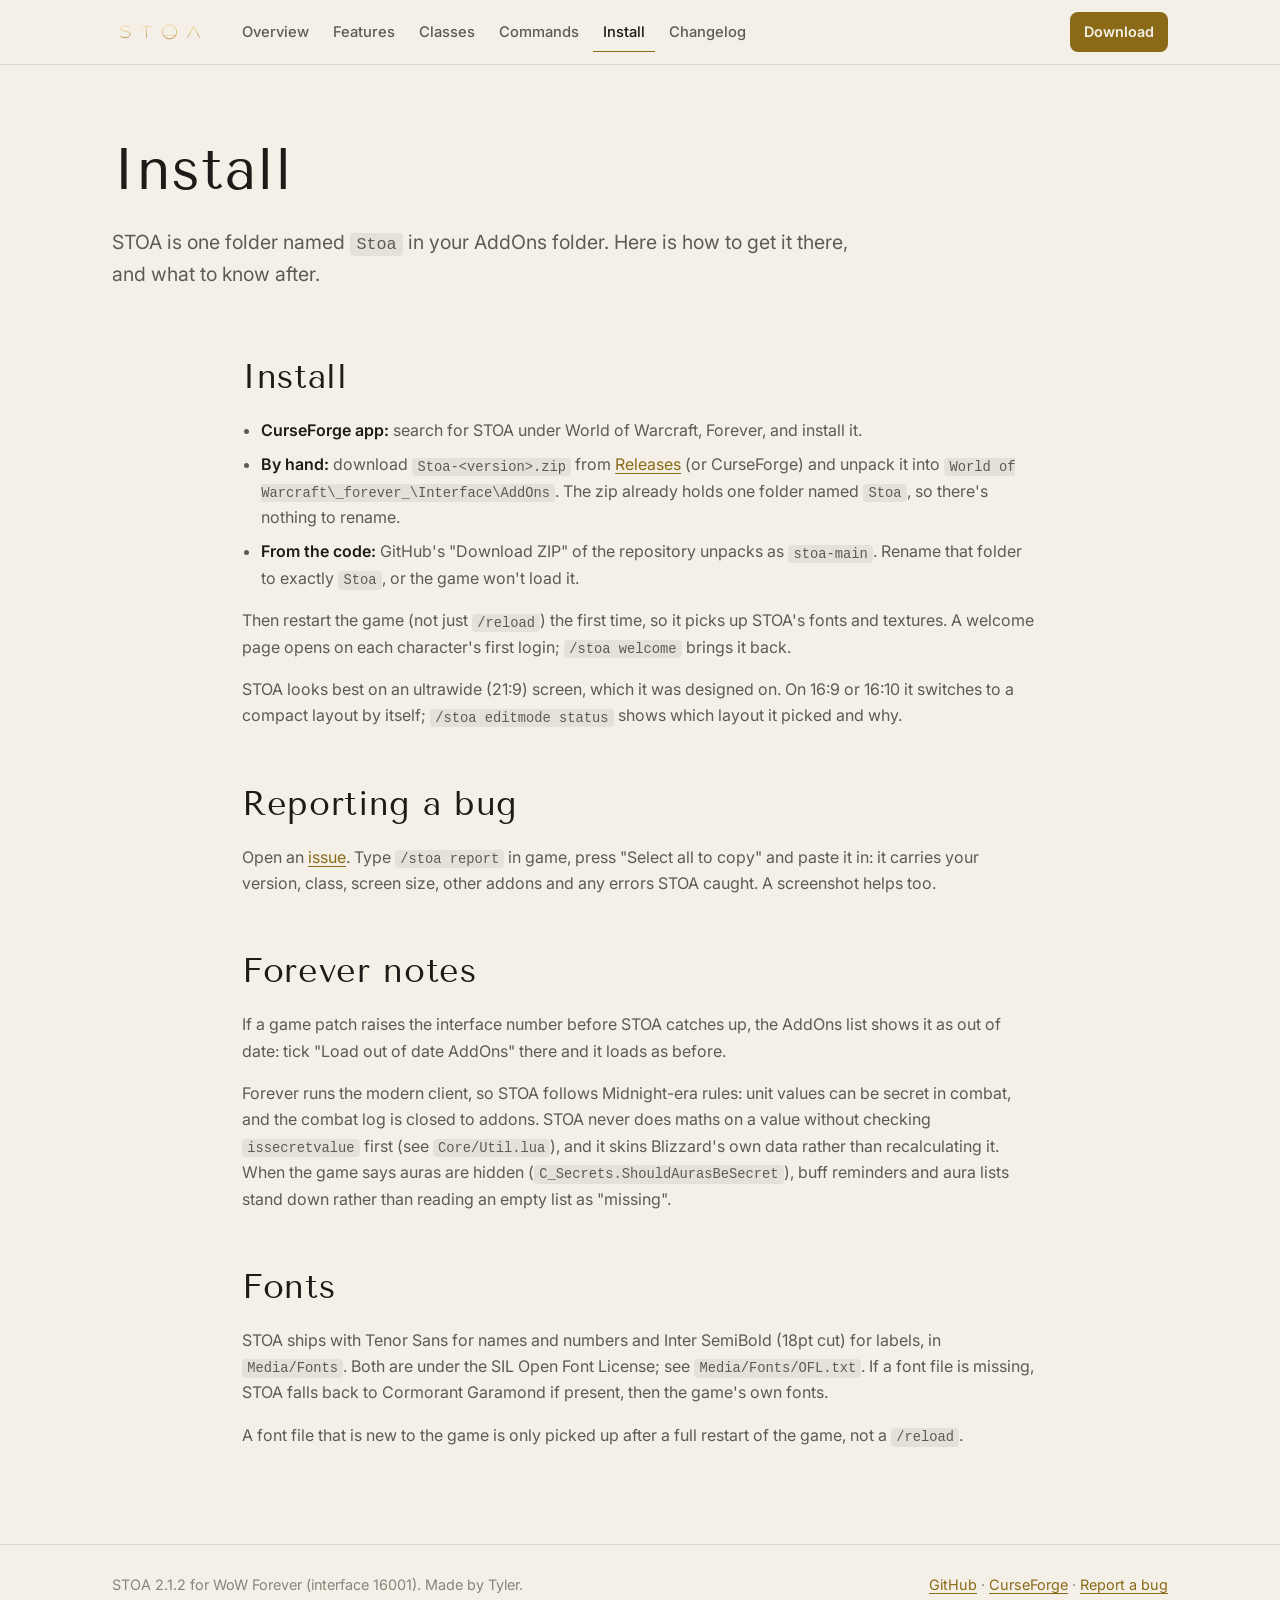
<file: docs/install.html>
<!doctype html>
<html lang="en">
<head>
<meta charset="utf-8">
<meta name="viewport" content="width=device-width, initial-scale=1, viewport-fit=cover">
<title>Install · STOA</title>
<meta name="description" content="How to install STOA and report a bug.">
<meta property="og:title" content="Install · STOA">
<meta property="og:description" content="How to install STOA and report a bug.">
<meta property="og:image" content="screenshots/world.jpg">
<meta name="theme-color" content="#0d0d0f">
<link rel="icon" href="logo/stoa-essence-symbol.svg" type="image/svg+xml">
<link rel="preconnect" href="https://fonts.googleapis.com">
<link rel="preconnect" href="https://fonts.gstatic.com" crossorigin>
<link rel="stylesheet" href="https://fonts.googleapis.com/css2?family=Tenor+Sans&family=Inter:wght@400;500;600&display=swap">
<link rel="stylesheet" href="assets/site.css">
</head>
<body>
<a class="skip" href="#main">Skip to content</a>
<header class="top">
  <div class="bar">
    <a class="mark" href="index.html" aria-label="STOA home"><img src="logo/stoa-essence.svg" alt="STOA" width="116" height="35"></a>
    <nav class="pages" aria-label="Pages"><a href="index.html">Overview</a><a href="features.html">Features</a><a href="classes.html">Classes</a><a href="commands.html">Commands</a><a href="install.html" aria-current="page">Install</a><a href="changelog.html">Changelog</a></nav>
    <a class="get" href="https://www.curseforge.com/wow/addons/stoa">Download</a>
  </div>
</header>
<main id="main">

<section class="bar head">
  <h1>Install</h1>
  <p class="lede">STOA is one folder named <code>Stoa</code> in your AddOns folder. Here is how to get it there, and what to know after.</p>
</section>
<div class="bar prose"><section class="block" id="install"><h2>Install</h2><ul><li><strong>CurseForge app:</strong> search for STOA under World of Warcraft, Forever, and install it.</li><li><strong>By hand:</strong> download <code>Stoa-&lt;version&gt;.zip</code> from <a href="https://github.com/tylerhagan/stoa/releases">Releases</a> (or CurseForge) and unpack it into <code>World of Warcraft\_forever_\Interface\AddOns</code>. The zip already holds one folder named <code>Stoa</code>, so there's nothing to rename.</li><li><strong>From the code:</strong> GitHub's "Download ZIP" of the repository unpacks as <code>stoa-main</code>. Rename that folder to exactly <code>Stoa</code>, or the game won't load it.</li></ul>
<p>Then restart the game (not just <code>/reload</code>) the first time, so it picks up STOA's fonts and textures. A welcome page opens on each character's first login; <code>/stoa welcome</code> brings it back.</p>
<p>STOA looks best on an ultrawide (21:9) screen, which it was designed on. On 16:9 or 16:10 it switches to a compact layout by itself; <code>/stoa editmode status</code> shows which layout it picked and why.</p></section><section class="block" id="reporting-a-bug"><h2>Reporting a bug</h2><p>Open an <a href="https://github.com/tylerhagan/stoa/issues/new/choose">issue</a>. Type <code>/stoa report</code> in game, press "Select all to copy" and paste it in: it carries your version, class, screen size, other addons and any errors STOA caught. A screenshot helps too.</p></section><section class="block" id="forever-notes"><h2>Forever notes</h2><p>If a game patch raises the interface number before STOA catches up, the AddOns list shows it as out of date: tick "Load out of date AddOns" there and it loads as before.</p>
<p>Forever runs the modern client, so STOA follows Midnight-era rules: unit values can be secret in combat, and the combat log is closed to addons. STOA never does maths on a value without checking <code>issecretvalue</code> first (see <code>Core/Util.lua</code>), and it skins Blizzard's own data rather than recalculating it. When the game says auras are hidden (<code>C_Secrets.ShouldAurasBeSecret</code>), buff reminders and aura lists stand down rather than reading an empty list as "missing".</p></section><section class="block" id="fonts"><h2>Fonts</h2><p>STOA ships with Tenor Sans for names and numbers and Inter SemiBold (18pt cut) for labels, in <code>Media/Fonts</code>. Both are under the SIL Open Font License; see <code>Media/Fonts/OFL.txt</code>. If a font file is missing, STOA falls back to Cormorant Garamond if present, then the game's own fonts.</p>
<p>A font file that is new to the game is only picked up after a full restart of the game, not a <code>/reload</code>.</p></section></div>

</main>
<footer class="foot">
  <div class="bar">
    <p>STOA 2.1.2 for WoW Forever (interface 16001). Made by Tyler.</p>
    <p><a href="https://github.com/tylerhagan/stoa">GitHub</a> · <a href="https://www.curseforge.com/wow/addons/stoa">CurseForge</a> · <a href="https://github.com/tylerhagan/stoa/issues/new/choose">Report a bug</a></p>
  </div>
</footer>
<script>
document.querySelectorAll('[data-filter]').forEach(function (input) {
  var scope = document.getElementById(input.getAttribute('data-filter'));
  var none = scope.querySelector('.none');
  input.addEventListener('input', function () {
    var q = input.value.trim().toLowerCase(), shown = 0;
    scope.querySelectorAll('[data-text]').forEach(function (row) {
      var hit = !q || row.getAttribute('data-text').indexOf(q) !== -1;
      row.hidden = !hit; if (hit) shown++;
    });
    scope.querySelectorAll('[data-group]').forEach(function (g) {
      g.hidden = !g.querySelector('[data-text]:not([hidden])');
    });
    if (none) none.hidden = shown !== 0;
  });
});
</script>
</body>
</html>
</file>
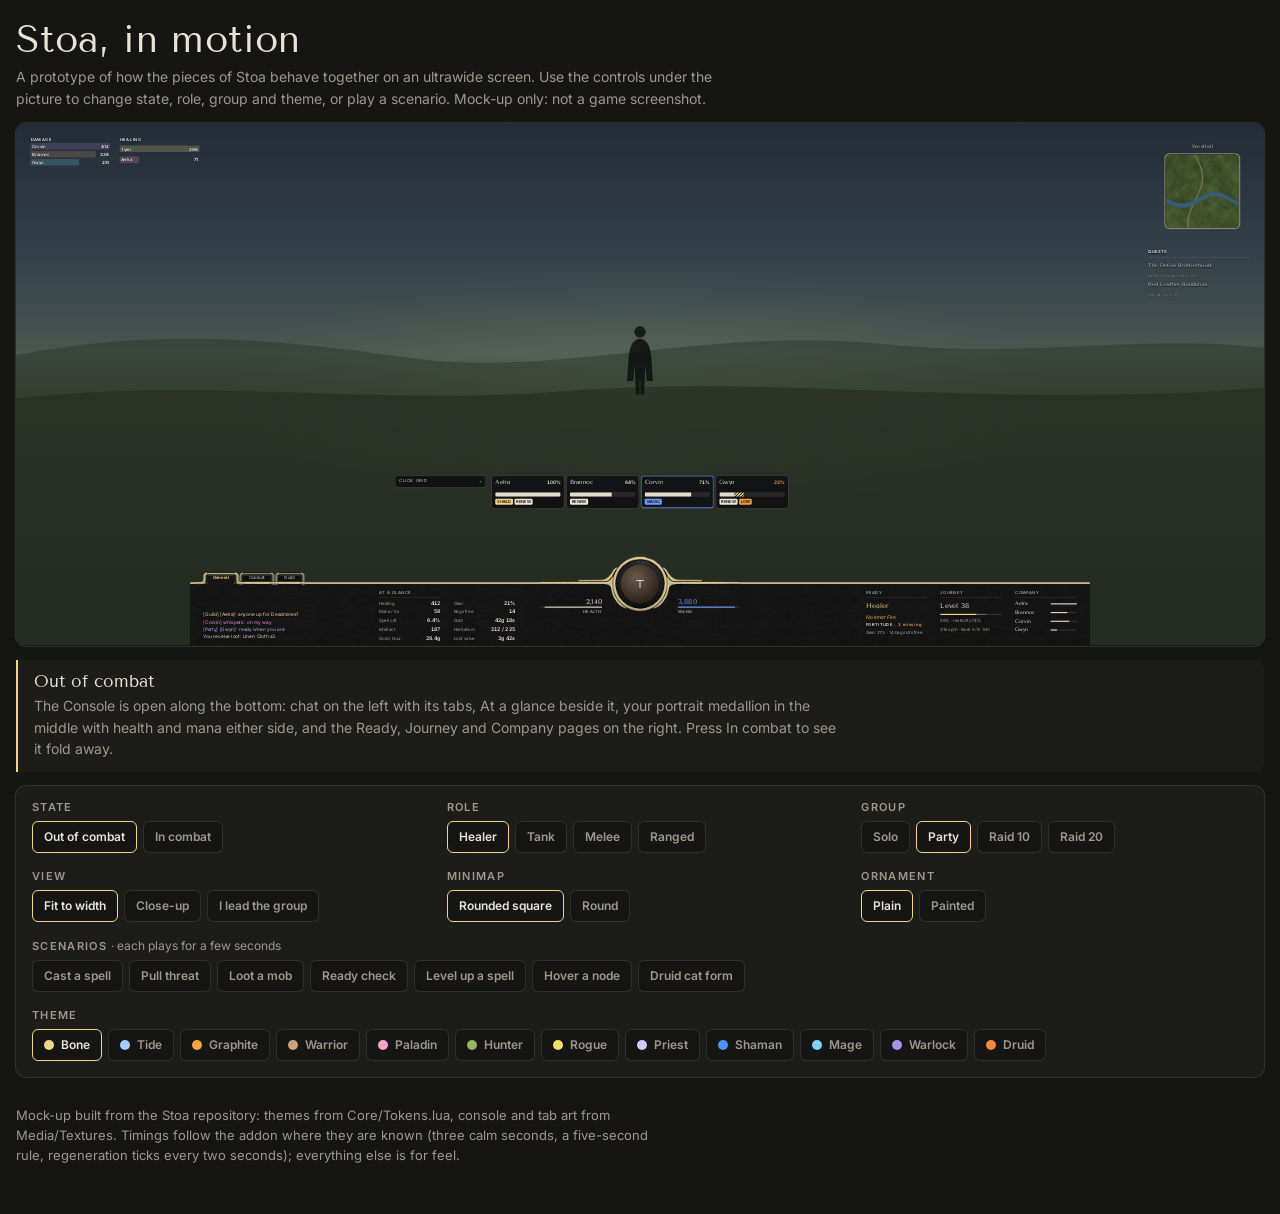
<file: docs/prototype.html>
<!doctype html>
<html lang="en">
<head>
<meta charset="utf-8">
<meta name="viewport" content="width=device-width, initial-scale=1, viewport-fit=cover">
<title>Stoa Prototype</title>
<meta name="claude:viewport-fit-sides" content="cover">
<link rel="preconnect" href="https://fonts.googleapis.com">
<link rel="preconnect" href="https://fonts.gstatic.com" crossorigin>
<link rel="stylesheet" href="https://fonts.googleapis.com/css2?family=Tenor+Sans&family=Inter:ital,wght@0,400;0,600;1,400&display=swap">
<style>
:root {
  color-scheme: dark;
  --page: #151613;
  --page-raised: #1c1d19;
  --ink: #e8e3d6;
  --ink-quiet: #9d988b;
  --rule: rgba(232, 227, 214, 0.12);
  --world: #343c32;
  --world-deep: #262c25;
  --serif: "Tenor Sans", "Cormorant Garamond", Georgia, serif;
  --sans: "Inter", system-ui, -apple-system, "Segoe UI", sans-serif;
  /* The Stoa theme, swapped by the picker. */
  --text: #ECE6DA; --muted: #A39E94; --panel: #111113; --health: #E4DCCB;
  --mana: #6F9BFF; --danger: #F0A04B; --shield: #F2D58A; --accent: #F2D58A;
  --magic: #6F9BFF; --disease: #C9A0FF; --poison: #9fd28a; --curse: #c9a0ff;
  --silver: #c9ccd1;
  --img-coinFrame: url([data-uri]);
  --img-coinFrameLines: url([data-uri]);
  --img-map: url([data-uri]);
  --img-leather: url([data-uri]);
--img-medallion: url([data-uri]);
--img-medallionLines: url([data-uri]);
--img-edge: url([data-uri]);
--img-edgeLines: url([data-uri]);
--img-chatTabOpenL: url([data-uri]);
--img-chatTabOpenM: url([data-uri]);
--img-chatTabOpenR: url([data-uri]);
--img-chatTabOpenLinesL: url([data-uri]);
--img-chatTabOpenLinesM: url([data-uri]);
--img-chatTabOpenLinesR: url([data-uri]);
--img-chatTabClosedL: url([data-uri]);
--img-chatTabClosedM: url([data-uri]);
--img-chatTabClosedR: url([data-uri]);
--img-chatTabClosedLinesL: url([data-uri]);
--img-chatTabClosedLinesM: url([data-uri]);
--img-chatTabClosedLinesR: url([data-uri]);
}
* { box-sizing: border-box; }
body { background: var(--page); color: var(--ink); font: 15px/1.55 var(--sans); margin: 0; padding: 0 max(16px, env(safe-area-inset-left, 0px)) 48px max(16px, env(safe-area-inset-right, 0px)); overflow-x: hidden; }
a { color: var(--accent); }
:focus-visible { outline: 2px solid var(--accent); outline-offset: 2px; }
/* Stoa's own type ----------------------------------------------------------- */
.serif { font-family: var(--serif); }
.cap { font: 600 11px/1 var(--sans); letter-spacing: 0.14em; text-transform: uppercase; color: var(--muted); }
.t-text { color: var(--text); } .t-muted { color: var(--muted); } .t-accent { color: var(--accent); }
.t-danger { color: var(--danger); } .t-mana { color: var(--mana); }
.hair { height: 1px; background: color-mix(in srgb, var(--text) 22%, transparent); }
.outlined { -webkit-text-stroke: 0.6px rgba(0,0,0,0.85); paint-order: stroke fill; text-shadow: 0 1px 2px rgba(0,0,0,0.9); }
/* Console ------------------------------------------------------------------- */
.console-wrap { width: 2480px; position: relative; height: 270px; }
.console { position: absolute; left: 0; right: 0; bottom: 0; height: 176px; }
.console .leather { position: absolute; left: 0; right: 0; top: 6px; bottom: 0; background: var(--img-leather) repeat; background-size: 569px 142px; }
.console .edge { position: absolute; left: 0; right: 0; top: -20px; height: 36px; background: var(--img-edge) repeat-x; background-size: 9px 36px; }
.console .edge-lines { position: absolute; left: 0; right: 0; top: -20px; height: 36px; background: var(--accent);
  -webkit-mask: var(--img-edgeLines) repeat-x 0 0 / 9px 36px; mask: var(--img-edgeLines) repeat-x 0 0 / 9px 36px; }
.console .medal, .console .medal-lines { position: absolute; left: 50%; top: -143px; width: 569px; height: 285px; transform: translateX(-50%); }
.console .medal { background: var(--img-medallion) center / contain no-repeat; }
.console .medal-lines { background: var(--accent); -webkit-mask: var(--img-medallionLines) center / contain no-repeat; mask: var(--img-medallionLines) center / contain no-repeat; }
.seal { position: absolute; left: 50%; top: 6px; width: 110px; height: 110px; transform: translate(-50%, -50%); border-radius: 50%;
  background: radial-gradient(circle at 40% 35%, #6c5a4a, #2c241e 70%); display: grid; place-items: center;
  font: 34px/1 var(--serif); color: rgba(255,255,255,0.75); box-shadow: inset 0 0 0 2px rgba(0,0,0,0.5); }
.seal-role { display: none; position: absolute; left: 50%; top: 50px; transform: translateX(-50%); font: 600 11px/1 var(--sans); letter-spacing: 0.14em; color: var(--accent); }
.res { position: absolute; top: 44px; width: 170px; display: grid; gap: 5px; }
.res .num { font: 20px/1 var(--serif); }
.res .bar { height: 3px; background: color-mix(in srgb, var(--text) 14%, transparent); position: relative; }
.res .bar i { position: absolute; top: 0; bottom: 0; }
.res.left { right: calc(50% + 105px); text-align: right; }
.res.left .bar i { right: 0; background: var(--health); }
.res.right { left: calc(50% + 105px); }
.res.right .bar i { left: 0; background: var(--mana); }
.res .capline { display: flex; justify-content: space-between; }
.chat { position: absolute; left: 36px; top: 26px; width: 440px; bottom: 16px; font: 13px/1.5 var(--sans); }
.chat p { margin: 0; color: #e9e2d0; text-shadow: 0 1px 1px #000; }
.chat .g { color: #ffd9a0; } .chat .w { color: #ff9ce6; } .chat .p { color: #a9c6ff; }
.tabs { position: absolute; left: 36px; top: -30px; display: flex; gap: 2px; }
.tab { position: relative; height: 30px; padding: 9px 16px 0; font: 600 12px/1 var(--sans); color: var(--muted); }
.tab::before { content: ""; position: absolute; inset: 0; background: var(--img-tabClosed) center bottom / 100% 140% no-repeat; z-index: -1; opacity: 0.95; }
.tab.on { color: var(--text); }
.tab.on::before { background-image: var(--img-tabOpen); }
.pages { position: absolute; top: 26px; display: flex; gap: 36px; }
.pages.tally-page { left: calc(36px + 484px); }
.pages.right-page { right: 36px; }
.col { width: 170px; display: grid; gap: 6px; align-content: start; }
.col .hair { margin-bottom: 2px; }
.tally-row { display: flex; justify-content: space-between; align-items: baseline; height: 18px; }
.tally-row span { font: 12px/1 var(--sans); color: var(--muted); }
.tally-row b { font: 600 14px/1 var(--sans); color: var(--text); font-variant-numeric: tabular-nums; }
.member { display: flex; gap: 8px; align-items: center; height: 18px; }
.member span { width: 90px; font: 14px/1 var(--serif); color: var(--text); }
.member i { flex: 1; height: 3px; background: color-mix(in srgb, var(--text) 14%, transparent); position: relative; }
.member i::after { content: ""; position: absolute; inset: 0 auto 0 0; width: var(--w); background: var(--health); }
.xp { height: 3px; position: relative; background: color-mix(in srgb, var(--text) 14%, transparent); }
.xp::before { content: ""; position: absolute; inset: 0 auto 0 0; width: 74%; background: var(--accent); opacity: 0.35; }
.xp::after { content: ""; position: absolute; inset: 0 auto 0 0; width: 58%; background: var(--accent); }
/* Halo ---------------------------------------------------------------------- */
.halo-stage { min-width: 900px; height: 470px; position: relative; }
.halo { position: absolute; left: 250px; top: 20px; width: 300px; height: 300px; }
.halo svg { position: absolute; inset: 0; overflow: visible; }
.coin { position: absolute; width: 26px; height: 26px; border-radius: 50%; display: grid; place-items: center;
  font: 600 12px/1 var(--sans); background: color-mix(in srgb, var(--panel) 92%, transparent); border: 1.5px solid currentColor; transform: translate(-50%, -50%); }
.coin small { position: absolute; top: 30px; font: 600 10px/1 var(--sans); color: var(--text); }
.halo .caption { position: absolute; left: 330px; top: 214px; font: 600 11px/1 var(--sans); letter-spacing: 0.14em; color: var(--accent); white-space: nowrap; }
.bigword { position: absolute; left: 150px; top: 112px; width: 0; display: flex; justify-content: center; font: 30px/1 var(--serif); letter-spacing: 0.12em; color: var(--accent); white-space: nowrap; }
.signature { position: absolute; left: 150px; top: 150px; width: 36px; height: 36px; transform: translate(-50%, -50%); border-radius: 50%; background: #2c2530; border: 1px solid var(--accent); display: grid; place-items: center; font: 14px var(--serif); color: var(--text); }
.castbar { position: absolute; left: 30px; top: 252px; width: 240px; display: grid; gap: 4px; }
.castbar .bar { height: 4px; background: color-mix(in srgb, var(--text) 14%, transparent); position: relative; }
.castbar .bar i { position: absolute; inset: 0 auto 0 0; width: 62%; background: var(--accent); }
.castbar div:first-child { display: flex; justify-content: space-between; font: 12px var(--sans); color: var(--text); }
.combatbar { position: absolute; left: 160px; top: 360px; display: grid; gap: 6px; }
.combatbar .keys { display: flex; gap: 6px; }
.key { width: 44px; height: 44px; border-radius: 9px; position: relative; display: grid; place-items: center;
  background: linear-gradient(160deg, #3c3a44, #1d1c22); border: 1px solid color-mix(in srgb, var(--text) 18%, transparent); font: 13px var(--serif); color: rgba(255,255,255,0.8); }
.key.next { border: 2px solid var(--accent); box-shadow: 0 0 0 3px color-mix(in srgb, var(--accent) 25%, transparent); }
.key.cool { opacity: 0.45; color: transparent; }
.key.cool::after { content: attr(data-cd); position: absolute; inset: 0; display: grid; place-items: center; font: 600 15px var(--sans); color: var(--text); }
.key kbd { position: absolute; right: 4px; top: 3px; font: 600 9px var(--sans); color: var(--muted); }
/* Cards, plaques and plates ---------------------------------------------------- */
.card { width: 200px; border-radius: 7px; background: color-mix(in srgb, var(--panel) 92%, transparent); padding: 9px; display: grid; gap: 6px;
  border: 1px solid color-mix(in srgb, var(--text) 22%, transparent); }
.card .top { display: flex; justify-content: space-between; align-items: baseline; }
.card .top span { font: 16px/1 var(--serif); color: var(--text); white-space: nowrap; overflow: hidden; text-overflow: ellipsis; }
.card .top b { font: 600 13px/1 var(--sans); color: var(--text); font-variant-numeric: tabular-nums; }
.card .hp { height: 12px; border-radius: 3px; background: color-mix(in srgb, var(--text) 10%, transparent); position: relative; overflow: hidden; }
.card .hp i { position: absolute; inset: 0 auto 0 0; background: var(--health); }
.card .hp s { position: absolute; top: 0; bottom: 0; background: repeating-linear-gradient(135deg, var(--shield) 0 3px, transparent 3px 6px); opacity: 0.85; }
.pips { display: flex; gap: 4px; }
.pip { height: 16px; padding: 0 5px; border-radius: 3px; font: 600 11px/16px var(--sans); color: #111; }
.card.low .top b { color: var(--danger); }
.card.dispel { border-color: var(--magic); box-shadow: inset 0 0 0 1px var(--magic); }
.card.dead { opacity: 0.55; }
.card.dead .top b { color: var(--muted); }
.cells { display: grid; grid-template-columns: repeat(5, 92px); gap: 4px; }
.cell { height: 30px; border-radius: 5px; position: relative; overflow: hidden; background: color-mix(in srgb, var(--panel) 92%, transparent); border: 1px solid color-mix(in srgb, var(--text) 18%, transparent);
  display: flex; align-items: center; justify-content: space-between; padding: 0 6px; font: 11px var(--sans); color: var(--text); }
.cell::before { content: ""; position: absolute; inset: 0 auto 0 0; width: var(--w); background: color-mix(in srgb, var(--health) 26%, transparent); }
.cell span, .cell b { position: relative; }
.cell b { font-weight: 600; font-size: 10px; }

.plaque { width: 268px; height: 84px; position: relative; padding: 12px 12px 12px 40px; border-radius: 7px;
  background: color-mix(in srgb, var(--panel) 94%, transparent); border: 1px solid color-mix(in srgb, var(--text) 22%, transparent); display: grid; gap: 6px; align-content: start; }
.plaque.elite { border-color: var(--accent); box-shadow: inset 0 0 0 3px color-mix(in srgb, var(--panel) 94%, transparent), inset 0 0 0 4px color-mix(in srgb, var(--accent) 55%, transparent); }
.plaque.rare { border-color: var(--silver); box-shadow: inset 0 0 0 3px color-mix(in srgb, var(--panel) 94%, transparent), inset 0 0 0 4px color-mix(in srgb, var(--silver) 55%, transparent); }
.plaque .coin-portrait { position: absolute; left: -22px; top: 16px; width: 52px; height: 52px; border-radius: 50%; border: 2px solid var(--accent);
  background: radial-gradient(circle at 40% 35%, #7a6a58, #2a221c 70%); }
.plaque .name { display: flex; justify-content: space-between; align-items: baseline; }
.plaque .name span { font: 17px/1 var(--serif); }
.plaque .name b { font: 600 13px/1 var(--sans); color: var(--text); }
.plaque .eng { height: 6px; border-radius: 2px; background: color-mix(in srgb, var(--text) 10%, transparent); position: relative; box-shadow: inset 0 1px 1px rgba(0,0,0,0.6); }
.plaque .eng i { position: absolute; inset: 0 auto 0 0; border-radius: 2px; background: var(--health); }
.plaque .words { display: flex; gap: 10px; font: 600 10px/1 var(--sans); letter-spacing: 0.12em; }
.plaque.dead-t { opacity: 0.6; }

.plates { display: flex; flex-wrap: wrap; gap: 26px 40px; }
.plate-np { width: 140px; display: grid; gap: 3px; justify-items: center; }
.plate-np .n { font: 12px/1 var(--sans); color: #fff; display: flex; gap: 6px; }
.plate-np .track { width: 140px; height: 10px; border-radius: 3px; background: rgba(0,0,0,0.65); position: relative; overflow: hidden; }
.plate-np .track i { position: absolute; inset: 1px auto 1px 1px; border-radius: 2px; }
.plate-np.target .track { box-shadow: 0 0 0 1px var(--text); }
.plate-np .cast { width: 140px; height: 4px; border-radius: 2px; background: rgba(0,0,0,0.65); position: relative; }
.plate-np .cast i { position: absolute; inset: 0 auto 0 0; width: 40%; background: var(--accent); border-radius: 2px; }
/* Tooltips */
.tip { width: 280px; border-radius: 7px; position: relative; background: color-mix(in srgb, var(--panel) 96%, transparent);
  border: 1px solid color-mix(in srgb, var(--text) 22%, transparent); font: 12px/1.5 var(--sans); color: var(--muted); }
.tip .th { padding: 14px 12px 8px; border-radius: 7px 7px 0 0; background: color-mix(in srgb, var(--text) 6%, transparent);
  box-shadow: 0 1px 0 rgba(0,0,0,0.7), 0 4px 4px -2px rgba(0,0,0,0.35); display: flex; justify-content: space-between; align-items: baseline; gap: 8px; }
.tip .th span { font: 16px/1.1 var(--serif); }
.tip .th b { font: 600 10px/1 var(--sans); letter-spacing: 0.08em; white-space: nowrap; }
.tip .tb { padding: 10px 12px 10px; display: grid; gap: 1px; }
.tip .pair { display: flex; justify-content: space-between; font-size: 11px; }
.tip .pair b { font-weight: 600; font-size: 12px; }
.tip.rank { --rank: var(--accent); }
.tip.rank .th { background: linear-gradient(to right, color-mix(in srgb, var(--rank) 22%, transparent), transparent), color-mix(in srgb, var(--text) 6%, transparent); }
.tip.elite, .tip.boss, .tip.rareelite { border-color: var(--accent); }
.tip.rare { --rank: var(--silver); border-color: var(--silver); }
.tip.elite::after, .tip.boss::after, .tip.rare::after, .tip.rareelite::after { content: ""; position: absolute; inset: 3px; border-radius: 5px; pointer-events: none;
  border: 1px solid color-mix(in srgb, var(--rank) 55%, transparent); }
.tip.rareelite::after { border-color: color-mix(in srgb, var(--silver) 55%, transparent); }
.tip.boss { box-shadow: 0 0 0 1px var(--accent); }
.tip.epic { --rank: #a335ee; }
.tip .hpline { position: absolute; left: 8px; right: 8px; bottom: -7px; height: 3px; border-radius: 2px; background: rgba(0,0,0,0.6); }
.tip .hpline i { position: absolute; inset: 0 auto 0 0; border-radius: 2px; background: var(--health); }
.meters { display: flex; gap: 26px; }
.meter { width: 220px; display: grid; gap: 4px; }
.meter .mrow { position: relative; height: 18px; display: flex; justify-content: space-between; align-items: center; padding: 0 4px; font: 600 12px var(--sans); color: #fff; }
.meter .mrow::before { content: ""; position: absolute; inset: 0 auto 0 0; width: var(--w); background: var(--c); opacity: 0.22; border-radius: 2px; }
.meter .mrow span, .meter .mrow b { position: relative; }
.mini { width: 170px; height: 170px; border-radius: 50%; position: relative; background: radial-gradient(circle, #5d6a4f, #2f3a2a);
  box-shadow: 0 0 0 2px var(--accent), 0 0 0 6px color-mix(in srgb, var(--panel) 90%, transparent), 0 0 0 7px color-mix(in srgb, var(--text) 22%, transparent); }
.mini span { position: absolute; left: 50%; top: -34px; transform: translateX(-50%); font: 15px var(--serif); color: var(--text); white-space: nowrap; }

.pbar { height: 4px; background: color-mix(in srgb, var(--text) 14%, transparent); position: relative; }
.pbar.slim { height: 2px; }
.pbar i { position: absolute; inset: 0 auto 0 0; background: var(--mana); }
.pbar.energy i { background: var(--accent); }
.pbar s { position: absolute; top: 0; bottom: 0; background: rgba(0,0,0,0.62); }
.pbar u { position: absolute; top: 50%; width: 7px; height: 7px; border-radius: 50%; transform: translate(-50%, -50%); background: var(--text);
  box-shadow: 0 0 6px 1px color-mix(in srgb, var(--text) 70%, transparent); }
.pstack { display: grid; gap: 6px; width: 100%; max-width: 240px; }
.pstack .pl { display: flex; justify-content: space-between; align-items: baseline; font: 12px/1 var(--sans); color: var(--text); }
.pstack .pl b { font: 600 14px/1 var(--sans); font-variant-numeric: tabular-nums; }
.threat { width: 100%; max-width: 240px; display: grid; gap: 3px; }
.threat .mrow { padding: 0 4px; }
.threat .mrow em { font: 600 9px/1 var(--sans); letter-spacing: 0.12em; font-style: normal; color: var(--muted); margin-left: 6px; }
.threat .mrow.me span, .threat .mrow.me b { color: var(--accent); }
.threat .pull { margin-top: 8px; font: 600 11px/1 var(--sans); letter-spacing: 0.14em; color: var(--danger); }
.marks { display: flex; flex-wrap: wrap; gap: 4px; align-items: center; }
.mk { width: 23px; height: 23px; border-radius: 6px; display: grid; place-items: center; opacity: 0.6;
  background: color-mix(in srgb, var(--panel) 90%, transparent); border: 1px solid color-mix(in srgb, var(--text) 16%, transparent); }
.mk svg { width: 13px; height: 13px; display: block; }
.mk.hover { opacity: 1; border-color: var(--accent); }
.mk.clear { color: var(--muted); font: 16px/1 var(--sans); }
.lootfeed { width: 100%; max-width: 300px; display: grid; gap: 2px; font: 13px/1.5 var(--sans); color: #e9e2d0; text-shadow: 0 1px 1px #000; }
.lootfeed p { margin: 0; white-space: nowrap; overflow: hidden; text-overflow: ellipsis; }
.lootfeed .edge-line { margin-top: 6px; padding: 7px 10px; border-top: 1px solid color-mix(in srgb, var(--text) 22%, transparent); background: color-mix(in srgb, var(--panel) 88%, transparent);
  border-radius: 0 0 6px 6px; color: var(--muted); font-size: 12px; }

/* Prototype ------------------------------------------------------------------ */
.app { max-width: 1760px; margin: 0 auto; padding-top: 20px; }
.top { display: grid; gap: 6px; margin-bottom: 14px; }
.top h1 { font: 400 clamp(26px, 4vw, 38px)/1.05 var(--serif); margin: 0; letter-spacing: 0.01em; }
.top p { margin: 0; color: var(--ink-quiet); max-width: 78ch; font-size: 14px; }

#frame { position: relative; width: 100%; border-radius: 10px; overflow: hidden; background: #101210; box-shadow: 0 0 0 1px var(--rule); }
#frame.zoomed { overflow: auto; max-height: 76vh; }
#size { position: relative; }
.stage { position: absolute; left: 0; top: 0; width: 3440px; height: 1440px; transform-origin: 0 0; overflow: hidden; font-family: var(--sans); color: var(--text); user-select: none; }
.stage > * { position: absolute; }
.ground { inset: 0; background:
  radial-gradient(46% 34% at 50% 52%, rgba(150, 168, 130, 0.20), transparent 72%),
  linear-gradient(180deg, #232c36 0%, #34414a 26%, #4a5750 44%, #3b4733 52%, #2c3527 74%, #1b2118 100%); }
.ground svg { position: absolute; inset: 0; width: 100%; height: 100%; }
.hero { left: 1664px; top: 548px; width: 112px; height: 205px; }
.hero path, .hero circle, .foe svg path, .foe svg circle, .foe svg rect { fill: #0c0f0d; }
.hero, .foe svg { opacity: 0.84; }

.foe { width: 150px; height: 230px; }
.foe svg { position: absolute; left: 20px; top: 40px; width: 110px; height: 160px; }
.foe .np { position: absolute; left: 5px; top: 0; }
.foe .mk-on { position: absolute; left: 62px; top: -34px; width: 26px; height: 26px; }
#foeA { left: 2230px; top: 590px; }
#foeB { left: 1010px; top: 700px; }

.cb-only, .halo-root, .spine { opacity: 0; pointer-events: none; }
.stage.combat .cb-only, .stage.combat .halo-root, .stage.combat .spine { opacity: 1; }
.stage.combat .halo-root { pointer-events: auto; }
.wd-only { opacity: 1; }
.stage.combat .wd-only { opacity: 0; }
#console { left: 480px; right: auto; width: 2480px; bottom: 0; }
/* Chat tabs: the real art in three slices (cap, stretched middle, cap), as Housing.lua cuts it. */
.tabs { top: -26px; gap: 2px; }
.tab { height: 26px; padding: 4px 26px 0; display: flex; align-items: center; z-index: 1; }
.tab.on { z-index: 3; }
.tab::before { display: none; }
.tab i, .tab b { position: absolute; top: -13px; height: 71px; z-index: -1; }
.tab i { background-size: 100% 100%; background-repeat: no-repeat; }
.tab b { background: var(--accent); -webkit-mask-size: 100% 100%; mask-size: 100% 100%; -webkit-mask-repeat: no-repeat; mask-repeat: no-repeat; }
.tab i.l, .tab b.l { left: -18px; width: 29px; } .tab i.r, .tab b.r { right: -18px; width: 29px; } .tab i.m, .tab b.m { left: 11px; right: 11px; }
.tab { isolation: isolate; }
.tab.off i.l { background-image: var(--img-chatTabClosedL); } .tab.off i.m { background-image: var(--img-chatTabClosedM); } .tab.off i.r { background-image: var(--img-chatTabClosedR); }
.tab.on i.l { background-image: var(--img-chatTabOpenL); } .tab.on i.m { background-image: var(--img-chatTabOpenM); } .tab.on i.r { background-image: var(--img-chatTabOpenR); }
.tab.off b.l { -webkit-mask-image: var(--img-chatTabClosedLinesL); mask-image: var(--img-chatTabClosedLinesL); } .tab.off b.m { -webkit-mask-image: var(--img-chatTabClosedLinesM); mask-image: var(--img-chatTabClosedLinesM); } .tab.off b.r { -webkit-mask-image: var(--img-chatTabClosedLinesR); mask-image: var(--img-chatTabClosedLinesR); }
.tab.on b.l { -webkit-mask-image: var(--img-chatTabOpenLinesL); mask-image: var(--img-chatTabOpenLinesL); } .tab.on b.m { -webkit-mask-image: var(--img-chatTabOpenLinesM); mask-image: var(--img-chatTabOpenLinesM); } .tab.on b.r { -webkit-mask-image: var(--img-chatTabOpenLinesR); mask-image: var(--img-chatTabOpenLinesR); }
.tab.on { color: var(--accent); }
.stage.combat #console { transform: translateY(320px); opacity: 0; }
.spine { left: 480px; width: 2480px; bottom: 0; height: 14px; background: var(--img-leather) repeat; background-size: 569px 142px; box-shadow: 0 -1px 0 var(--accent), 0 -6px 12px rgba(0,0,0,0.35); border-radius: 3px 3px 0 0; }
.spine::after { content: ""; position: absolute; left: calc(50% - 40px); width: 80px; top: -1px; height: 3px; background: var(--accent); border-radius: 2px; }

/* Console additions */
.console .res .bar { overflow: visible; }
.res .bar s { position: absolute; top: -1px; bottom: -1px; background: repeating-linear-gradient(135deg, rgba(0,0,0,0.85) 0 2px, color-mix(in srgb, var(--text) 45%, transparent) 2px 4px); }
.res .bar u { position: absolute; top: 50%; width: 7px; height: 7px; border-radius: 50%; transform: translate(-50%, -50%); background: var(--text); opacity: 0;
  box-shadow: 0 0 6px 1px color-mix(in srgb, var(--text) 70%, transparent); }
.res .bar.energy i { background: var(--accent) !important; }
.res .slim { height: 2px; margin-top: -1px; }
.res .slimcap { font: 11px/1 var(--sans); color: var(--muted); }
.chat { display: flex; flex-direction: column; justify-content: flex-end; overflow: hidden; }
.chat p.up { color: var(--accent); font-style: italic; }
.tally-row b.fl { color: var(--accent); }
.col .note { font: italic 12px var(--sans); color: var(--muted); }
.col .buffline { font: 600 11px/1.2 var(--sans); letter-spacing: 0.14em; color: var(--text); }
.col .buffline span { color: var(--danger); }
.col .buffline.live { color: var(--accent); }

/* Halo */
.halo-root { left: 1570px; top: 520px; width: 300px; height: 300px; transform-origin: 150px 150px; transform: scale(0.94); }
.stage.combat .halo-root { transform: none; }
.halo-root svg.ring { position: absolute; inset: 0; width: 300px; height: 300px; overflow: visible; }
.ring path { fill: none; stroke-width: 5; }
.ring .trk { stroke: color-mix(in srgb, var(--text) 14%, transparent); }
#a-hp { stroke: var(--health); }
#a-pw { stroke: var(--mana); }
#a-pw.energy { stroke: var(--accent); }
#a-sh { stroke: rgba(0,0,0,0.66); }
#a-sp { fill: var(--text); opacity: 0; filter: drop-shadow(0 0 4px var(--text)); }
.halo-root .signature { position: absolute; }
.halo-root .castbar { opacity: 0; left: 85px; top: 246px; width: 130px; }
.halo-root .castbar.on { opacity: 1; }
.halo-root .coin { position: absolute; }
.hnum { position: absolute; top: 304px; font: 20px/1 var(--serif); }
#h-hp { right: 160px; text-align: right; }
#h-pwbox { left: 160px; width: 140px; display: grid; gap: 5px; }
#h-pwbox .pbar { width: 120px; }
#h-pwbox .slimcap { font: 11px/1 var(--sans); color: var(--muted); }
.halo-root .combatbar { left: 3px; top: 360px; }
.key.up { border: 2px solid var(--accent); box-shadow: 0 0 0 3px color-mix(in srgb, var(--accent) 30%, transparent); }
.toast { left: 150px; top: 414px; transform: translateX(-50%); white-space: nowrap; padding: 6px 12px; border-radius: 7px; font: 12px/1.2 var(--sans); color: var(--text);
  background: color-mix(in srgb, var(--panel) 94%, transparent); border: 1px solid var(--accent); opacity: 0; }
.toast.on { opacity: 1; }
.halo-root .toast { position: absolute; }
.halo-root .bigword { top: 100px; }
.halo-root .plaque { position: absolute; }
.plaque.warn { border-color: var(--danger); }
.plaque .words { flex-wrap: nowrap; white-space: nowrap; }
.plaque .name span { overflow: hidden; text-overflow: ellipsis; white-space: nowrap; }
.markstrip { position: absolute; display: flex; gap: 4px; }
.mk { cursor: pointer; padding: 0; }
.mk:hover { opacity: 1; border-color: var(--accent); }
.mk.on { opacity: 1; border-color: var(--accent); }

/* Groups */
#party { display: flex; }
#party.left { left: 40px; top: 380px; gap: 10px; align-items: flex-start; }
#party .col5 { display: grid; gap: 6px; width: 190px; align-content: start; }
#party.left.cells .col5 { width: 132px; gap: 3px; }
#party.under { left: 1720px; top: 972px; transform: translateX(-50%); display: grid; gap: 6px; justify-content: center; }
#party .card { width: auto; }
#party .card.quiet { padding: 6px 8px; gap: 4px; }
#party .card.quiet .top span { font-size: 14px; }
#party .card.quiet .hp { height: 5px; }
#party .card .top b { white-space: nowrap; }
#party .cell { width: auto; min-width: 0; }
#party .cell b { white-space: nowrap; }
#party .card.dispel { box-shadow: inset 0 0 0 1px var(--magic); }
.cg { position: absolute; right: 100%; top: 0; margin-right: 16px; width: 250px; border-radius: 7px; background: color-mix(in srgb, var(--panel) 92%, transparent);
  border: 1px solid color-mix(in srgb, var(--text) 18%, transparent); font: 11px var(--sans); color: var(--text); cursor: pointer; }
.cg .gh { padding: 8px 10px; display: flex; justify-content: space-between; }
.cg table { width: 100%; border-collapse: collapse; display: none; }
.cg td, .cg th { padding: 5px 10px; border-top: 1px solid color-mix(in srgb, var(--text) 10%, transparent); text-align: left; }
.cg th { color: var(--muted); font-weight: 600; letter-spacing: 0.08em; font-size: 10px; }
#party:hover .cg table, #party.shift .cg table, .cg.pin table { display: table; }

/* Top left and right */
#meters { left: 40px; top: 40px; display: flex; gap: 26px; }
#threat { left: 40px; top: 188px; width: 220px; }
#threat .mrow.me span, #threat .mrow.me b { color: var(--accent); }
#mini { right: 70px; top: 88px; }
#mini .mini { width: 200px; height: 200px; }
/* Painted ornament: the leather and brass ring on the signature slot and the portrait coins. */
.ornate .plaque::before { content: ""; position: absolute; inset: 4px; border-radius: 4px; background: var(--img-leather) repeat; background-size: 569px 142px; opacity: 0.8; pointer-events: none; z-index: 0; }
.ornate .plaque > * { position: relative; z-index: 1; }
.ornate .plaque > .coin-portrait { position: absolute; }

.ornate .signature, .ornate .plaque .coin-portrait { border-color: transparent !important; }
.ornate .signature::before, .ornate .signature::after, .ornate .plaque .coin-portrait::before, .ornate .plaque .coin-portrait::after {
  content: ""; position: absolute; left: 50%; top: 50%; width: 145.5%; height: 145.5%; transform: translate(-50%, -50%); pointer-events: none; }
.ornate .signature::before, .ornate .plaque .coin-portrait::before { background: var(--img-coinFrame) center / 100% 100% no-repeat; }
.ornate .signature::after, .ornate .plaque .coin-portrait::after { background: var(--accent); -webkit-mask: var(--img-coinFrameLines) center / 100% 100% no-repeat; mask: var(--img-coinFrameLines) center / 100% 100% no-repeat; }

/* Minimap frames: Stoa's rounded square (default) and round ring, and Tyler's two painted frames, brass tinted by the accent like the console. */
#mini .mini { background: var(--img-map) center / cover; }
#mini.mm-square .mini { border-radius: 10px; box-shadow: 0 0 0 2px var(--panel), 0 0 0 3.5px color-mix(in srgb, var(--accent) 80%, transparent), 0 0 0 5px color-mix(in srgb, var(--text) 22%, transparent); }
#mini .mini i { position: absolute; left: 50%; top: 50%; transform: translate(-50%, -50%); display: none; pointer-events: none; }
#mini.mm-fsquare .mini, #mini.mm-fring .mini { background: none; box-shadow: none; }
#mini.mm-fsquare .mini i, #mini.mm-fring .mini i { display: block; }
#mini.mm-fsquare .mini i { width: 273.7px; height: 273.7px; }
#mini.mm-fring .mini i { width: 260.1px; height: 260.1px; }
#mini .mini .mm-map { background: var(--img-map) center / cover; -webkit-mask: var(--mm-mask) center / 100% 100% no-repeat; mask: var(--mm-mask) center / 100% 100% no-repeat; }
#mini .mini .mm-fr { background: var(--mm-base) center / 100% 100% no-repeat; filter: drop-shadow(0 3px 6px rgba(0,0,0,0.55)); }
#mini .mini .mm-gold { background: var(--accent); -webkit-mask: var(--mm-lines) center / 100% 100% no-repeat; mask: var(--mm-lines) center / 100% 100% no-repeat; }
#mini.mm-fsquare { --mm-mask: url([data-uri]); --mm-base: url([data-uri]); --mm-lines: url([data-uri]); }
#mini.mm-fring { --mm-mask: url([data-uri]); --mm-base: url([data-uri]); --mm-lines: url([data-uri]); }
#mini.mm-fsquare .mini span { top: -62px; }
#mini.mm-fring .mini span { top: -69px; }

#quests { right: 40px; top: 350px; width: 280px; display: grid; gap: 8px; }
#quests .qt { font: 15px/1.3 var(--serif); color: var(--text); }
#quests .qs { font: 12px/1.4 var(--sans); color: var(--muted); }
#quests .hair { margin: 2px 0 4px; }
#loot { left: 516px; bottom: 228px; width: 360px; }
#loot p { transition: opacity 1.6s; }
#loot p.fade { opacity: 0; }

/* Gathering */
#node { left: 2560px; top: 840px; width: 60px; height: 50px; opacity: 0; }
#node.on { opacity: 1; }
#node svg { width: 100%; height: 100%; }
#gtip { width: 280px; opacity: 0; pointer-events: none; }
#gtip.on { opacity: 1; }
#cursor { width: 24px; height: 24px; opacity: 0; filter: drop-shadow(0 1px 1px rgba(0,0,0,0.8)); }
#cursor.on { opacity: 1; }

/* Page chrome: caption and dock ---------------------------------------------- */
.caption { margin-top: 14px; padding: 12px 16px; border-left: 2px solid var(--accent); background: var(--page-raised); border-radius: 0 8px 8px 0; display: grid; gap: 3px; min-height: 4.4em; align-content: center; }
.caption b { font: 400 17px/1.2 var(--serif); color: var(--ink); }
.caption span { color: var(--ink-quiet); font-size: 14px; max-width: 90ch; }
.dock { margin-top: 14px; padding: 16px; border-radius: 10px; background: var(--page-raised); box-shadow: 0 0 0 1px var(--rule);
  display: grid; grid-template-columns: repeat(auto-fit, minmax(min(100%, 300px), 1fr)); gap: 18px 28px; }
.dg { display: grid; gap: 8px; align-content: start; min-width: 0; }
.dg.wide { grid-column: 1 / -1; }
.dl { font: 600 11px/1 var(--sans); letter-spacing: 0.12em; text-transform: uppercase; color: var(--ink-quiet); }
.seg { display: flex; flex-wrap: wrap; gap: 6px; align-items: center; }
.seg button { font: 600 12px/1 var(--sans); color: var(--ink-quiet); background: var(--page); border: 1px solid var(--rule); border-radius: 6px; padding: 8px 11px; cursor: pointer;
  display: inline-flex; gap: 7px; align-items: center; min-height: 32px; }
.seg button:hover { color: var(--ink); }
.seg button i { width: 10px; height: 10px; border-radius: 50%; display: inline-block; }
.seg button[aria-pressed="true"] { color: var(--ink); border-color: var(--accent); }
.seg button.scn[aria-pressed="true"] { color: var(--accent); }
.calm { font: 12px/1.2 var(--sans); color: var(--accent); margin-left: 4px; min-height: 1.2em; }
.foot-note { margin: 28px 0 0; color: var(--ink-quiet); font-size: 13px; max-width: 80ch; }
.hint { color: var(--ink-quiet); font-size: 12px; }

@media (prefers-reduced-motion: no-preference) {
  .seg button { transition: border-color 0.15s, color 0.15s; }
  .cb-only, .halo-root, .spine, .wd-only { transition: opacity 0.4s ease, transform 0.4s ease; }
  #console { transition: transform 0.4s ease, opacity 0.4s ease; }
  #a-pw, #a-hp { transition: stroke 0.4s; }
  #threat .mrow::before, .card .hp i, .cell::before { transition: width 0.3s; }
  .toast, .halo-root .castbar, #node, #gtip, #cursor { transition: opacity 0.3s; }
  .key { transition: box-shadow 0.3s, border-color 0.3s; }
  .tally-row b { transition: color 0.6s; }
  @keyframes sparkpop { from { transform: translate(-50%, -50%) scale(2.4); } to { transform: translate(-50%, -50%) scale(1); } }
  .u-tick { animation: sparkpop 0.7s ease-out; }
}
.u-on { opacity: 1 !important; }
.hcap { position: absolute; left: 330px; top: 214px; font: 600 11px/1 var(--sans); letter-spacing: 0.14em; color: var(--accent); white-space: nowrap; }
</style>

<div class="app">
  <header class="top">
    <h1>Stoa, in motion</h1>
    <p>A prototype of how the pieces of Stoa behave together on an ultrawide screen. Use the controls under the picture to change state, role, group and theme, or play a scenario. Mock-up only: not a game screenshot.</p>
  </header>

  <div id="wrap">
    <div id="frame">
      <div id="size">
        <div class="stage" id="stage" aria-hidden="true">
          <div class="ground"><svg viewBox="0 0 3440 1440" preserveAspectRatio="none">
            <path d="M0 640 C400 560 760 600 1100 650 C1500 700 1900 560 2400 610 C2800 650 3100 580 3440 620 L3440 1440 L0 1440Z" fill="#2f3a2c" opacity="0.55"/>
            <path d="M0 760 C500 700 1000 780 1500 740 C2100 690 2700 790 3440 730 L3440 1440 L0 1440Z" fill="#232b21" opacity="0.6"/>
          </svg></div>

          <svg class="hero" viewBox="0 0 120 220" aria-hidden="true"><circle cx="60" cy="30" r="17"/><path d="M60 50 C36 52 28 78 26 110 L22 175 L40 175 L44 130 L48 215 L58 215 L60 160 L62 215 L72 215 L76 130 L80 175 L98 175 L94 110 C92 78 84 52 60 50Z"/></svg>

          <div id="node"><svg viewBox="0 0 60 50"><path d="M6 46 L18 20 L30 30 L42 8 L54 46Z" fill="#3a3626"/><path d="M30 30 L42 8 L47 28Z" fill="#d9b85a" opacity="0.8"/><circle cx="42" cy="12" r="2" fill="#fff6c8"/></svg></div>

          <div id="meters"></div>
          <div id="threat" class="threat meter cb-only"></div>

          <div id="mini" class="mm-square"><div class="mini"><i class="mm-map"></i><i class="mm-fr"></i><i class="mm-gold"></i><span class="serif outlined">Westfall</span></div></div>
          <div id="quests"><div class="cap outlined" style="color:#fff">Quests</div><div class="hair"></div>
            <div class="qt outlined">The Defias Brotherhood</div><div class="qs outlined">Defias Pillager slain 3/8</div>
            <div class="qt outlined">Red Leather Bandanas</div><div class="qs outlined">Bandanas 6/12</div></div>

          <div id="party"></div>
          <div id="loot" class="lootfeed wd-only"></div>

          <div id="foeA" class="foe cb-only">
            <div class="np plate-np target"><div class="n"><span class="t-danger">36</span><span>Kobold Miner</span></div><div class="track"><i id="foeA-hp" style="width:84%;background:var(--danger)"></i></div><div class="cast" id="foeA-cast" style="visibility:hidden"><i></i></div></div>
            <svg class="mk-on" id="foeMark" viewBox="0 0 16 16" style="display:none"></svg>
            <svg viewBox="0 0 110 160" aria-hidden="true"><circle cx="50" cy="38" r="15"/><path d="M50 52 C22 56 18 90 26 120 L22 155 L42 155 L50 125 L60 155 L80 155 L76 118 C86 92 80 58 50 52Z"/><rect x="82" y="30" width="5" height="110" rx="2"/><path d="M70 30 h30 l-6 10 h-18z"/></svg>
          </div>
          <div id="foeB" class="foe cb-only">
            <div class="np plate-np"><div class="n"><span class="t-text">35</span><span>Gnoll Brute</span></div><div class="track"><i style="width:100%;background:var(--danger)"></i></div></div>
            <svg viewBox="0 0 110 160" aria-hidden="true"><circle cx="50" cy="38" r="15"/><path d="M50 52 C22 56 18 90 26 120 L22 155 L42 155 L50 125 L60 155 L80 155 L76 118 C86 92 80 58 50 52Z"/><rect x="82" y="30" width="5" height="110" rx="2"/></svg>
          </div>

          <!-- Halo -->
          <div id="halo" class="halo-root">
            <svg class="ring" viewBox="0 0 300 300">
              <path class="trk" pathLength="100" d="M150 288 A138 138 0 0 1 150 12"/>
              <path class="trk" pathLength="100" d="M150 288 A138 138 0 0 0 150 12"/>
              <path id="a-hp" pathLength="100" d="M150 288 A138 138 0 0 1 150 12"/>
              <path id="a-pw" pathLength="100" d="M150 288 A138 138 0 0 0 150 12"/>
              <path id="a-sh" pathLength="100" d="M150 288 A138 138 0 0 0 150 12"/>
              <circle id="a-sp" r="4.5" cx="150" cy="288"/>
            </svg>
            <div class="signature" id="sig">PE</div>
            <div id="coins"></div>
            <div class="hcap" id="hcap"></div>
            <div class="bigword outlined" id="bigword"></div>
            <div class="castbar" id="castbar"><div><span id="cast-n">Greater Heal</span><span class="t-muted" id="cast-t">2.5</span></div><div class="bar"><i id="cast-f" style="width:0"></i></div></div>
            <div class="hnum t-text" id="h-hp">2,140</div>
            <div id="h-pwbox" class="hnum" style="font:inherit"><div class="serif" style="font-size:20px;line-height:1" id="h-pw">3,880</div><div class="pbar slim" id="h-slim" style="display:none"><i id="h-slim-f" style="width:30%"></i></div><div class="slimcap" id="h-slimcap" style="display:none">Mana 1,240</div></div>
            <div class="combatbar"><div class="keys" id="keys"></div></div>
            <div class="toast" id="toast"></div>
            <div class="plaque" id="tplaque" style="left:340px;top:20px;width:280px"></div>
            <div class="plaque" id="wplaque" style="left:-330px;top:20px"></div>
            <div class="markstrip" id="marks"></div>
          </div>

          <!-- Console -->
          <div id="console" class="console">
            <div class="leather"></div><div class="edge"></div><div class="edge-lines"></div>
            <div class="medal"></div><div class="medal-lines"></div>
            <div class="seal">T</div><div class="seal-role" id="seal-role">HEALER</div>
            <div class="res left"><div class="num t-text" id="c-hp">2,140</div><div class="bar"><i id="c-hp-f" style="width:93%"></i></div><div class="cap">Health</div></div>
            <div class="res right" id="c-res"></div>
            <div class="tabs"><div class="tab on"><i class="l"></i><i class="m"></i><i class="r"></i><b class="l"></b><b class="m"></b><b class="r"></b>General</div><div class="tab off"><i class="l"></i><i class="m"></i><i class="r"></i><b class="l"></b><b class="m"></b><b class="r"></b>Combat</div><div class="tab off"><i class="l"></i><i class="m"></i><i class="r"></i><b class="l"></b><b class="m"></b><b class="r"></b>Guild</div></div>
            <div class="chat" id="chat"></div>
            <div class="pages tally-page" id="tally"></div>
            <div class="pages right-page" id="rpage"></div>
          </div>
          <div class="spine"></div>

          <div id="gtip" class="tip"><div class="th"><span class="t-text">Gold Vein</span><b></b></div><div class="tb"><div class="pair"><span>Mining 155 · you 142</span><b class="t-danger">TOO LOW</b></div></div></div>
          <svg id="cursor" viewBox="0 0 24 24"><path d="M4 2 L4 19 L8.5 15 L11.5 22 L14.5 20.8 L11.6 14 L18 14Z" fill="#fff" stroke="#000" stroke-width="1.2" stroke-linejoin="round"/></svg>
        </div>
      </div>
    </div>
  </div>

  <div class="caption" id="caption" role="status" aria-live="polite"><b id="cap-title"></b><span id="cap-text"></span></div>

  <section class="dock" id="dock" aria-label="Prototype controls">
    <div class="dg"><span class="dl">State</span>
      <div class="seg" data-k="state"><button type="button" data-v="world">Out of combat</button><button type="button" data-v="combat">In combat</button><span class="calm" id="calm" aria-live="off"></span></div></div>
    <div class="dg"><span class="dl">Role</span>
      <div class="seg" data-k="role"><button type="button" data-v="healer">Healer</button><button type="button" data-v="tank">Tank</button><button type="button" data-v="melee">Melee</button><button type="button" data-v="ranged">Ranged</button></div></div>
    <div class="dg"><span class="dl">Group</span>
      <div class="seg" data-k="group"><button type="button" data-v="solo">Solo</button><button type="button" data-v="party">Party</button><button type="button" data-v="raid10">Raid 10</button><button type="button" data-v="raid20">Raid 20</button></div></div>
    <div class="dg"><span class="dl">View</span>
      <div class="seg" data-k="zoom"><button type="button" data-v="fit">Fit to width</button><button type="button" data-v="close">Close-up</button><button type="button" data-k2="leader" aria-pressed="false">I lead the group</button></div></div>
    <div class="dg"><span class="dl">Minimap</span>
      <div class="seg" data-k="mini"><button type="button" data-v="square" aria-pressed="true">Rounded square</button><button type="button" data-v="round" aria-pressed="false">Round</button></div></div>
    <div class="dg"><span class="dl">Ornament</span>
      <div class="seg" data-k="orn"><button type="button" data-v="plain" aria-pressed="true">Plain</button><button type="button" data-v="painted" aria-pressed="false">Painted</button></div></div>
    <div class="dg wide"><span class="dl">Scenarios <span class="hint" style="text-transform:none;letter-spacing:0;font-weight:400">· each plays for a few seconds</span></span>
      <div class="seg" data-k="scn">
        <button type="button" class="scn" data-v="cast">Cast a spell</button>
        <button type="button" class="scn" data-v="pull">Pull threat</button>
        <button type="button" class="scn" data-v="loot">Loot a mob</button>
        <button type="button" class="scn" data-v="ready">Ready check</button>
        <button type="button" class="scn" data-v="level">Level up a spell</button>
        <button type="button" class="scn" data-v="node">Hover a node</button>
        <button type="button" class="scn" data-v="cat">Druid cat form</button>
      </div></div>
    <div class="dg wide"><span class="dl">Theme</span><div class="seg" id="picker"></div></div>
  </section>
  <p class="foot-note">Mock-up built from the Stoa repository: themes from Core/Tokens.lua, console and tab art from Media/Textures. Timings follow the addon where they are known (three calm seconds, a five-second rule, regeneration ticks every two seconds); everything else is for feel.</p>
</div>

<script>
(function () {
'use strict';
const $ = (s, r) => (r || document).querySelector(s);
const $$ = (s, r) => Array.from((r || document).querySelectorAll(s));
const mq = matchMedia('(prefers-reduced-motion: reduce)');
const REDUCE = () => mq.matches;
const root = document.documentElement;

/* ---------- Themes (same as the kitchen sink) ---------- */
const THEMES = {"Bone": {"text": "#ECE6DA", "muted": "#A39E94", "panel": "#111113", "hairline": "#ECE6DA", "health": "#E4DCCB", "mana": "#6F9BFF", "danger": "#F0A04B", "shield": "#F2D58A", "accent": "#F2D58A", "magic": "#6F9BFF", "disease": "#C9A0FF"}, "Tide": {"text": "#B8C8DC", "muted": "#93A7BE", "panel": "#0D131A", "hairline": "#B8C8DC", "health": "#7FA6D6", "mana": "#3F6FD8", "danger": "#FFFFFF", "shield": "#D6E8FF", "accent": "#A9CBFF", "magic": "#A9CBFF", "disease": "#DCE6F2"}, "Graphite": {"text": "#EDEDED", "muted": "#A3A3A3", "panel": "#111111", "hairline": "#EDEDED", "health": "#D4D4D4", "mana": "#8A8A8A", "danger": "#F2A541", "shield": "#FFFFFF", "accent": "#F2A541", "magic": "#F2A541", "disease": "#EDEDED"}, "Warrior": {"text": "#EEE6D8", "muted": "#A89E90", "panel": "#14110E", "hairline": "#EEE6D8", "health": "#E2D7C4", "mana": "#6F9BFF", "danger": "#FF7A45", "shield": "#E6C9A0", "accent": "#C9A47C", "magic": "#6F9BFF", "disease": "#C9A0FF"}, "Paladin": {"text": "#F2E9EE", "muted": "#AC9EA6", "panel": "#151014", "hairline": "#F2E9EE", "health": "#EADFE3", "mana": "#6F9BFF", "danger": "#F0A04B", "shield": "#F7C6DC", "accent": "#F4A3C8", "magic": "#6F9BFF", "disease": "#C9A0FF"}, "Hunter": {"text": "#E9EDE0", "muted": "#9EA592", "panel": "#10130E", "hairline": "#E9EDE0", "health": "#DDE3CF", "mana": "#6F9BFF", "danger": "#FFD08A", "shield": "#C9DFA5", "accent": "#93B85E", "magic": "#6F9BFF", "disease": "#C9A0FF"}, "Rogue": {"text": "#EFEDDD", "muted": "#A6A390", "panel": "#12120D", "hairline": "#EFEDDD", "health": "#E4E0C8", "mana": "#6F9BFF", "danger": "#E8743A", "shield": "#FFF3A8", "accent": "#F2E06B", "magic": "#6F9BFF", "disease": "#C9A0FF"}, "Priest": {"text": "#F4F3F7", "muted": "#A7A5B0", "panel": "#121216", "hairline": "#F4F3F7", "health": "#E6E4EC", "mana": "#6F9BFF", "danger": "#F0A04B", "shield": "#FFFFFF", "accent": "#D2CCF2", "magic": "#6F9BFF", "disease": "#E8C27A"}, "Shaman": {"text": "#E2EAF4", "muted": "#95A4B8", "panel": "#0C1220", "hairline": "#E2EAF4", "health": "#D7E0EC", "mana": "#5ED3E6", "danger": "#F0A04B", "shield": "#A8C8FF", "accent": "#4C94FF", "magic": "#5ED3E6", "disease": "#C9A0FF"}, "Mage": {"text": "#E4F0F6", "muted": "#96A9B4", "panel": "#0C141A", "hairline": "#E4F0F6", "health": "#D9E6EE", "mana": "#5B7CFF", "danger": "#F0A04B", "shield": "#C4ECFF", "accent": "#7FD3F4", "magic": "#5B7CFF", "disease": "#C9A0FF"}, "Warlock": {"text": "#ECE8F4", "muted": "#A49DB4", "panel": "#110E17", "hairline": "#ECE8F4", "health": "#E1DCEC", "mana": "#6F9BFF", "danger": "#F0A04B", "shield": "#D2C6F5", "accent": "#A894E6", "magic": "#6F9BFF", "disease": "#E8C27A"}, "Druid": {"text": "#F1E9DF", "muted": "#AA9E90", "panel": "#15100C", "hairline": "#F1E9DF", "health": "#E6DCCB", "mana": "#6F9BFF", "danger": "#FFF07A", "shield": "#FFD3A6", "accent": "#F28A3A", "magic": "#6F9BFF", "disease": "#C9A0FF"}};
const ORDER = ["Bone", "Tide", "Graphite"];
const names = ORDER.filter(n => THEMES[n]).concat(Object.keys(THEMES).filter(n => !ORDER.includes(n)));
const TOKENS = ["text", "muted", "panel", "health", "mana", "danger", "shield", "accent", "magic", "disease"];
const picker = $('#picker');
function applyTheme(name, quiet) {
  const t = THEMES[name]; if (!t) return;
  for (const k of TOKENS) if (t[k]) root.style.setProperty('--' + k, t[k]);
  for (const b of $$('button', picker)) b.setAttribute('aria-pressed', b.dataset.theme === name ? 'true' : 'false');
  try { localStorage.setItem('stoa-proto-theme', name); } catch (e) {}
  if (!quiet) say('Theme: ' + name, 'Every colour on the stage and the page is repainted from the theme’s handful of tokens. Health, mana, warnings and the accent change together, and every state still carries a word or a shape as well as a colour.');
}
for (const n of names) {
  const b = document.createElement('button');
  b.type = 'button'; b.dataset.theme = n;
  b.innerHTML = '<i style="background:' + THEMES[n].accent + '"></i>' + n;
  b.addEventListener('click', () => applyTheme(n));
  picker.appendChild(b);
}

/* ---------- Data ---------- */
const ROLES = {
  healer: { label: 'HEALER', title: 'Healer', reminder: 'No Inner Fire', buff: 'FORTITUDE', cast: 'Greater Heal', sig: 'PE',
    stats: [['Healing', '412'], ['Mana / 5s', '58'], ['Spell crit', '6.4%'], ['Intellect', '187']],
    coins: [['P', 'accent', '14'], ['I', 'muted', ''], ['PI', 'danger', '']], cap: 'SHIELDS 3',
    keys: [['FH', '1', 'next'], ['GH', '2'], ['RN', '3'], ['PW', '4'], ['PE', '5', 'cool', '5'], ['IF', 'Q', 'cool', '2m']],
    up: { spell: 'Flash Heal', rank: 4, key: 0 } },
  tank: { label: 'TANK', title: 'Tank', reminder: 'No Righteous Fury', buff: 'BLESSING', cast: 'Holy Light', sig: 'TB',
    stats: [['Armor', '4,812'], ['Defense', '312'], ['Dodge', '8.1%'], ['Stamina', '264']],
    coins: [['S', 'accent', ''], ['H', 'text', ''], ['C', 'muted', '']], cap: '',
    keys: [['HS', '1', 'next'], ['CO', '2'], ['JU', '3'], ['HL', '4'], ['HA', '5', 'cool', '8'], ['DS', 'Q', 'cool', '2m']],
    up: { spell: 'Holy Shield', rank: 3, key: 0 } },
  melee: { label: 'MELEE', title: 'Melee', reminder: 'No seal', buff: 'MIGHT', cast: 'Flash of Light', sig: 'HS',
    stats: [['Attack power', '1,120'], ['Melee crit', '7.2%'], ['Hit', '5.4%'], ['Strength', '231']],
    coins: [['S', 'accent', ''], ['J', 'muted', '40']], cap: '',
    keys: [['CS', '1', 'next'], ['JU', '2'], ['HW', '3'], ['SC', '4', 'cool', '6'], ['HL', '5'], ['AW', 'Q', 'cool', '3m']],
    up: { spell: 'Holy Light', rank: 6, key: 4 } },
  ranged: { label: 'RANGED', title: 'Ranged', reminder: 'No Shadowform', buff: 'FORTITUDE', cast: 'Mind Blast', sig: 'SW',
    stats: [['Spell power', '612'], ['Spell crit', '6.9%'], ['Hit', '3.1%'], ['Intellect', '202']],
    coins: [['P', 'accent', '14'], ['D', 'danger', ''], ['V', 'muted', '']], cap: 'WEAVING ●●●●○',
    keys: [['MB', '1', 'next'], ['SW', '2'], ['MF', '3'], ['VT', '4', 'cool', '5'], ['PW', '5'], ['PS', 'Q', 'cool', '2m']],
    up: { spell: 'Mind Blast', rank: 8, key: 0 } }
};
const COINPOS = [[315, 121], [314, 185], [289, 244]];
const ROSTER = [
  { n: 'Aelra', hp: 100, pips: ['SHIELD', 'RENEW'] },
  { n: 'Brannoc', hp: 64, tank: true, pips: ['RENEW'] },
  { n: 'Corvin', hp: 71, pips: ['MAGIC'], dispel: true },
  { n: 'Gwyn', hp: 23, pips: ['RENEW'], shield: 14 },
  { n: 'Daelis', hp: 0 }, { n: 'Edda', hp: 88, pips: ['RENEW'] }, { n: 'Fennick', hp: 94 }, { n: 'Hale', hp: 66, pips: ['POISON'], dis: true },
  { n: 'Isolde', hp: 100 }, { n: 'Jory', hp: 41 }, { n: 'Kael', hp: 100 }, { n: 'Lune', hp: 79 }, { n: 'Mira', hp: 100 },
  { n: 'Nell', hp: 55, pips: ['POISON'], dis: true }, { n: 'Orrin', hp: 100 }, { n: 'Pell', hp: 92 }, { n: 'Quin', hp: 100 },
  { n: 'Rook', hp: 33 }, { n: 'Sela', hp: 100 }, { n: 'Tam', hp: 85 }
];
const COUNT = { solo: 0, party: 4, raid10: 10, raid20: 20 };
const MARKS = [
  '<path d="M8 1l2.1 4.6 5 .5-3.7 3.4 1.1 4.9L8 11.9 3.5 14.4l1.1-4.9L.9 6.1l5-.5z" fill="#ffd100"/>',
  '<circle cx="8" cy="8" r="6.5" fill="#ff8c1a"/>',
  '<path d="M8 1l6 7-6 7-6-7z" fill="#b05cf0"/>',
  '<path d="M8 2l6.5 12h-13z" fill="#3fbf4a"/>',
  '<path d="M11.5 2.5A6.5 6.5 0 1 0 13.5 11 5 5 0 0 1 11.5 2.5z" fill="#c9d6e6"/>',
  '<rect x="2" y="2" width="12" height="12" rx="1" fill="#3b82f6"/>',
  '<path d="M6 1h4v5h5v4h-5v5H6v-5H1V6h5z" fill="#e03b3b"/>',
  '<path d="M8 1.5c-3.3 0-5.5 2.2-5.5 5 0 1.7.8 2.8 2 3.5v2.5h7V10c1.2-.7 2-1.8 2-3.5 0-2.8-2.2-5-5.5-5z" fill="#f2f2f2"/><circle cx="5.7" cy="7" r="1.5" fill="#111"/><circle cx="10.3" cy="7" r="1.5" fill="#111"/>'
];
const MARKNAMES = ['Star', 'Circle', 'Diamond', 'Triangle', 'Moon', 'Square', 'Cross', 'Skull'];

/* ---------- State ---------- */
const S = {
  want: false, shown: false, calm: 0,
  role: 'healer', group: 'party', leader: false, form: 'normal', zoom: 'fit',
  hp: 2140, hpMax: 2300, mana: 3880, manaMax: 4200, energy: 86,
  cast: null, fsr: null,
  thr: {}, pull: null, tgtOn: null, foeHp: 84, mark: -1,
  ready: null, upKey: false, toast: '',
  gold: 421800, lootVal: 34200, gph: 28.4, flash: {},
  chat: [
    { c: 'g', t: '[Guild] [Aelra]: anyone up for Deadmines?' },
    { c: 'w', t: '[Corvin] whispers: on my way' },
    { c: 'p', t: '[Party] [Gwyn]: ready when you are' },
    { c: '', t: 'You receive loot: Linen Cloth x3.' }
  ],
  dmg: { Corvin: 412, Brannoc: 338, Gwyn: 251, Tyler: 190 }, heal: { Tyler: 296, Aelra: 71, Brannoc: 0 }
};
const R = () => ROLES[S.role];
const isTank = () => S.role === 'tank';
const inGroup = () => S.group !== 'solo';
const isCat = () => S.form === 'cat';
const members = () => ROSTER.slice(0, COUNT[S.group]);
const fmt = n => Math.round(n).toLocaleString('en-GB');
const money = c => { const g = Math.floor(c / 10000), s = Math.floor(c % 10000 / 100), k = c % 100; return ((g ? g + 'g ' : '') + (s ? s + 's ' : '') + (!g && k ? k + 'c' : '')).trim() || '0c'; };
const esc = s => String(s).replace(/[&<>]/g, c => ({ '&': '&amp;', '<': '&lt;', '>': '&gt;' }[c]));

function baseThreat() {
  const base = isTank() ? { me: 100, Brannoc: 58, Corvin: 64, Gwyn: 41, Aelra: 22 }
    : { me: { healer: 52, melee: 71, ranged: 66 }[S.role], Brannoc: 100, Corvin: 64, Gwyn: 41, Aelra: 22 };
  S.thr = base; S.pull = null; S.tgtOn = null;
}
baseThreat();

/* ---------- Timers and caption ---------- */
const timers = {};
function later(group, ms, fn) { const id = setTimeout(fn, REDUCE() ? Math.min(ms, ms * 0.6) : ms); (timers[group] = timers[group] || []).push(id); }
function clearGroup(group) { (timers[group] || []).forEach(clearTimeout); timers[group] = []; }
function say(title, text) { $('#cap-title').textContent = title; $('#cap-text').textContent = text; }

/* ---------- Rendering: console ---------- */
function renderConsole() {
  const r = R();
  $('#seal-role').textContent = r.label;
  const fl = k => S.flash[k] ? ' class="fl"' : '';
  $('#tally').innerHTML =
    '<div class="col"><div class="cap">At a glance</div><div class="hair"></div>' +
    r.stats.map(s => '<div class="tally-row"><span>' + s[0] + '</span><b>' + s[1] + '</b></div>').join('') +
    '<div class="tally-row"><span>Gold / hour</span><b' + fl('gph') + '>' + S.gph.toFixed(1) + 'g</b></div></div>' +
    '<div class="col"><div class="cap">&nbsp;</div><div class="hair" style="opacity:0"></div>' +
    '<div class="tally-row"><span>Gear</span><b class="t-danger">21%</b></div>' +
    '<div class="tally-row"><span>Bags free</span><b>14</b></div>' +
    '<div class="tally-row"><span>Gold</span><b' + fl('gold') + '>' + money(S.gold) + '</b></div>' +
    '<div class="tally-row"><span>Herbalism</span><b>212 / 225</b></div>' +
    '<div class="tally-row"><span>Loot value</span><b' + fl('loot') + '>' + money(S.lootVal) + '</b></div></div>';

  const m = members(), rc = S.ready;
  const buffs = inGroup() ? ({ party: 3, raid10: 6, raid20: 11 }[S.group]) : 0;
  const company = inGroup()
    ? m.slice(0, 4).map(x => '<div class="member"><span>' + x.n + '</span><i style="--w:' + x.hp + '%"></i></div>').join('')
    : ['Aelra|40 · Stormwind', 'Corvin|33 · Duskwood', 'Gwyn|40 · Ironforge'].map(x => { const p = x.split('|'); return '<div class="tally-row"><span class="t-text" style="font:14px var(--serif)">' + p[0] + '</span><span>' + p[1] + '</span></div>'; }).join('') + '<div class="note">Friends online</div>';
  $('#rpage').innerHTML =
    '<div class="col"><div class="cap">Ready</div><div class="hair"></div>' +
    '<div class="serif t-accent" style="font-size:20px">' + r.title + '</div>' +
    '<div class="t-danger" style="font:italic 14px var(--sans)">' + r.reminder + '</div>' +
    (inGroup() ? '<div class="buffline' + (rc ? ' live' : '') + '">' + r.buff + ' <span style="color:var(--muted)">·</span> <span>' + buffs + ' missing</span></div>' : '') +
    (rc ? '<div class="note">Ready check by Aelra.</div>' : '<div class="t-muted" style="font-size:12px">Gear 21% · 14 bag slots free</div>') + '</div>' +
    '<div class="col"><div class="cap">Journey</div><div class="hair"></div>' +
    '<div class="serif t-text" style="font-size:20px">Level 38</div><div class="xp"></div>' +
    '<div class="t-muted" style="font-size:12px">58% · rested to 74%</div><div class="t-muted" style="font-size:12px">31k xp/h · level in 1h 10m</div></div>' +
    '<div class="col"><div class="cap">Company</div><div class="hair"></div>' + company + '</div>';
  renderChat();
  renderRes();
}
function renderChat() {
  $('#chat').innerHTML = S.chat.slice(-6).map(l => '<p class="' + l.c + '">' + esc(l.t) + '</p>').join('');
}
function renderRes() {
  // Right-hand resource block in the console: power number, bar, and (cat form) a slim mana bar.
  $('#c-res').innerHTML =
    '<div class="num" id="c-pw"></div><div class="bar" id="c-pwbar"><i id="c-pw-f"></i><s id="c-pw-s"></s><u id="c-pw-u"></u></div>' +
    '<div class="cap" id="c-pw-cap" style="text-align:left"></div>' +
    '<div class="bar slim" id="c-slim" style="display:none"><i id="c-slim-f" style="background:var(--mana)"></i></div><div class="slimcap" id="c-slimcap" style="display:none"></div>';
  paint();
}

/* ---------- Rendering: Halo ---------- */
function renderHalo() {
  const r = R(), grp = inGroup(), tank = isTank();
  $('#sig').textContent = r.sig;
  $('#coins').innerHTML = r.coins.map((c, i) => '<div class="coin t-' + c[1] + '" style="left:' + COINPOS[i][0] + 'px;top:' + COINPOS[i][1] + 'px">' + c[0] + (c[2] ? '<small>' + c[2] + '</small>' : '') + '</div>').join('');
  $('#hcap').textContent = r.cap;
  $('#keys').innerHTML = r.keys.map((k, i) => '<div class="key' + (k[2] === 'next' ? ' next' : '') + (k[2] === 'cool' ? ' cool' : '') + (S.upKey && i === r.up.key ? ' up' : '') + '"' + (k[2] === 'cool' ? ' data-cd="' + k[3] + '"' : '') + '><kbd>' + k[1] + '</kbd>' + k[0] + '</div>').join('');
  $('#cast-n').textContent = r.cast;
  renderPlaques();
  // Raid marker strip: tank or leader, in a group
  const showMarks = grp && (tank || S.leader);
  const ms = $('#marks');
  ms.style.display = showMarks ? 'flex' : 'none';
  ms.style.left = '-330px'; ms.style.top = (S.role === 'healer' ? 124 : 20) + 'px';
  ms.innerHTML = MARKS.map((m, i) => '<button type="button" class="mk' + (S.mark === i ? ' on' : '') + '" data-mk="' + i + '" aria-label="' + MARKNAMES[i] + '"><svg viewBox="0 0 16 16" aria-hidden="true">' + m + '</svg></button>').join('') +
    '<button type="button" class="mk clear" data-mk="-1" aria-label="Clear">×</button>';
  renderFoeMark();
  $('#toast').textContent = S.toast; $('#toast').classList.toggle('on', !!S.toast);
}
function renderFoeMark() {
  const el = $('#foeMark');
  el.style.display = S.mark >= 0 ? 'block' : 'none';
  if (S.mark >= 0) el.innerHTML = MARKS[S.mark];
}
function renderPlaques() {
  const tank = isTank(), grp = inGroup();
  const me = Math.round(S.thr.me);
  const pulling = !tank && grp && me >= 90;
  const tgt = tank ? (S.tgtOn ? S.tgtOn.toUpperCase() : 'YOU') : (!grp || me >= 100 ? 'YOU' : 'BRANNOC');
  const hp = Math.round(S.foeHp);
  $('#tplaque').className = 'plaque' + (pulling ? ' warn' : '');
  $('#tplaque').innerHTML = '<div class="coin-portrait"></div><div class="name"><span class="t-danger">Kobold Miner</span><b id="tp-hp">' + hp + '%</b></div>' +
    '<div class="eng"><i id="tp-bar" style="width:' + hp + '%"></i></div>' +
    '<div class="words"><span class="t-danger">HOSTILE</span>' + (pulling ? '<span class="t-danger" id="tp-pull">PULLING AGGRO ' + me + '%</span>' : '<span class="t-muted">TARGETS ' + tgt + '</span>') + '</div>';
  const w = $('#wplaque');
  const show = S.role === 'healer' && grp;
  w.style.display = show ? 'grid' : 'none';
  if (show) w.innerHTML = '<div class="coin-portrait" style="border-color:var(--mana)"></div><div class="name"><span class="t-mana">Brannoc</span><b>64%</b></div><div class="eng"><i style="width:64%"></i></div><div class="words"><span class="t-muted">TANK</span><span class="t-muted">RENEW</span></div>';
  const bw = $('#bigword');
  bw.innerHTML = tank && grp && S.tgtOn ? 'TAUNT' : '';
  bw.style.color = 'var(--danger)';
}

/* ---------- Rendering: party ---------- */
function cardHTML(m, quiet, cell) {
  const st = S.ready && S.ready.st[m.n];
  const word = st ? (st === 'READY' ? 'READY' : st === 'NOT' ? 'NOT READY' : 'WAITING') :
    (m.hp === 0 ? 'DEAD' : cell ? (m.dispel ? 'MAG' : m.dis ? 'DIS' : m.hp < 35 ? 'LOW' : m.hp + '%') : m.hp + '%');
  const wc = st === 'NOT' ? 'var(--danger)' : st === 'WAIT' ? 'var(--muted)' : st ? 'var(--text)' : (m.hp < 35 && m.hp > 0) || (cell && m.dis) ? 'var(--danger)' : cell && m.dispel ? 'var(--magic)' : cell ? 'var(--muted)' : '';
  if (cell) return '<div class="cell" style="--w:' + m.hp + '%' + (m.hp === 0 ? ';opacity:.55' : '') + '"><span>' + m.n + '</span><b style="color:' + (wc || 'var(--muted)') + '">' + word + '</b></div>';
  const cls = 'card' + (quiet ? ' quiet' : '') + (m.hp < 35 && m.hp > 0 ? ' low' : '') + (m.dispel && !quiet ? ' dispel' : '') + (m.hp === 0 ? ' dead' : '');
  const pipc = { SHIELD: 'var(--accent)', RENEW: 'var(--text)', MAGIC: 'var(--magic)', POISON: 'var(--poison)' };
  const pips = quiet ? '' : '<div class="pips">' + (m.pips || []).map(p => '<span class="pip" style="background:' + pipc[p] + '">' + p + '</span>').join('') + (m.hp < 35 && m.hp > 0 ? '<span class="pip" style="background:var(--danger)">LOW</span>' : '') + '</div>';
  return '<div class="' + cls + '"><div class="top"><span>' + m.n + '</span><b' + (wc ? ' style="color:' + wc + '"' : '') + '>' + word + '</b></div><div class="hp"><i style="width:' + m.hp + '%"></i>' + (!quiet && m.shield ? '<s style="left:' + m.hp + '%;width:' + m.shield + '%"></s>' : '') + '</div>' + pips + '</div>';
}
const GRID = '<div class="cg" id="cg"><div class="gh"><span class="cap">Click grid</span><span class="t-muted" id="cg-sign">+</span></div><table><tr><th></th><th>LEFT</th><th>RIGHT</th></tr><tr><td class="t-muted">—</td><td>Flash Heal</td><td>Renew</td></tr><tr><td class="t-muted">Shift</td><td>Greater Heal</td><td>Shield</td></tr><tr><td class="t-muted">Ctrl</td><td>Dispel</td><td>Abolish</td></tr></table></div>';
function renderParty() {
  const el = $('#party'), m = members();
  if (!m.length) { el.innerHTML = ''; el.className = ''; el.removeAttribute('style'); return; }
  const healer = S.role === 'healer', cells = S.group === 'raid20';
  el.className = healer ? 'under' : 'left'; if (cells && !healer) el.classList.add('cells');
  el.removeAttribute('style');
  if (healer) {
    const cols = cells ? 10 : S.group === 'raid10' ? 5 : 4;
    el.style.gridTemplateColumns = 'repeat(' + cols + ',' + (cells ? 96 : S.group === 'party' ? 200 : 190) + 'px)';
    el.innerHTML = GRID + m.map(x => cardHTML(x, false, cells)).join('');
    const g = $('#cg'); if (g && el.dataset.pin === '1') g.classList.add('pin');
  } else {
    const per = 5, nCols = Math.ceil(m.length / per);
    let h = '';
    for (let c = 0; c < nCols; c++) h += '<div class="col5">' + m.slice(c * per, c * per + per).map(x => cardHTML(x, true, cells)).join('') + '</div>';
    el.innerHTML = h;
  }
}

/* ---------- Rendering: meters, threat, loot ---------- */
const CLS = { Corvin: '#9482c9', Brannoc: '#c69b6d', Gwyn: '#69ccf0', Tyler: 'var(--accent)', Aelra: '#f58cba' };
function meterRows(obj, names) {
  const vals = names.map(n => obj[n] || 0), top = Math.max(1, ...vals);
  return names.map((n, i) => '<div class="mrow" style="--w:' + (vals[i] / top * 100) + '%;--c:' + CLS[n] + '"><span class="outlined">' + n + '</span><b class="outlined">' + Math.round(vals[i]) + '</b></div>').join('');
}
function renderMeters() {
  const g = inGroup();
  const dn = (g ? ['Corvin', 'Brannoc', 'Gwyn'] : []).concat(S.role === 'healer' ? [] : ['Tyler']).sort((a, b) => S.dmg[b] - S.dmg[a]);
  const hn = (g ? ['Tyler', 'Aelra'] : ['Tyler']).sort((a, b) => S.heal[b] - S.heal[a]);
  $('#meters').innerHTML =
    '<div class="meter"><div class="cap outlined" style="color:#fff">Damage</div>' + (dn.length ? meterRows(S.dmg, dn) : '<div class="mrow"><span class="outlined" style="opacity:.6">Nothing yet</span></div>') + '</div>' +
    '<div class="meter"><div class="cap outlined" style="color:#fff">Healing</div>' + meterRows(S.heal, hn) + '</div>';
}
function renderThreat() {
  const el = $('#threat');
  el.style.display = inGroup() ? 'grid' : 'none';
  if (!inGroup()) return;
  const t = S.thr, tank = isTank();
  const rows = Object.keys(t).map(k => ({ k, v: t[k] }));
  rows.sort((a, b) => (tank ? (b.k === 'me') - (a.k === 'me') : (b.k === 'Brannoc') - (a.k === 'Brannoc')) || b.v - a.v);
  const me = Math.round(t.me), pulling = !tank && me >= 90;
  el.innerHTML = rows.slice(0, 5).map(r => {
    const isMe = r.k === 'me', istank = tank ? isMe : r.k === 'Brannoc';
    return '<div class="mrow' + (isMe ? ' me' : '') + '" style="--w:' + Math.min(100, r.v) + '%;--c:' + (istank ? 'var(--mana)' : isMe ? 'var(--accent)' : 'var(--text)') + '"><span class="outlined">' + (isMe ? 'Tyler' : r.k) + (istank ? '<em>TANK</em>' : '') + '</span><b class="outlined">' + Math.round(r.v) + '%</b></div>';
  }).join('') + (pulling ? '<div class="pull outlined">PULLING AGGRO ' + me + '%</div>' : '');
}

/* ---------- Painting dynamic values ---------- */
function pwr() { return isCat() ? { cur: S.energy, max: 100, f: S.energy / 100 } : { cur: S.mana, max: S.manaMax, f: S.mana / S.manaMax }; }
function dash(el, from, len) { el.style.strokeDasharray = from + ' ' + len + ' 0 0'; }
function setArc(id, f0, f1) { // from fraction f0 to f1 (0-1) along a pathLength 100 arc
  const el = $(id); const a = Math.max(0, f0) * 100, b = Math.max(0, f1 - f0) * 100;
  el.style.strokeDasharray = '0 ' + a + ' ' + b + ' 200';
}
let tickUntil = 0;
function paint() {
  const p = pwr(), hpf = S.hp / S.hpMax, cat = isCat();
  // health arc, power arc
  setArc('#a-hp', 0, hpf); setArc('#a-pw', 0, p.f);
  $('#a-pw').classList.toggle('energy', cat);
  const costF = S.cast && !cat ? S.cast.cost / S.manaMax : 0;
  setArc('#a-sh', Math.max(0, p.f - costF), p.f);
  $('#a-sh').style.opacity = costF ? 1 : 0;
  // numbers
  $('#h-hp').textContent = fmt(S.hp); $('#c-hp').textContent = fmt(S.hp); $('#c-hp-f').style.width = (hpf * 100) + '%';
  $('#h-pw').textContent = fmt(p.cur); $('#h-pw').style.color = cat ? 'var(--accent)' : 'var(--mana)';
  const cpw = $('#c-pw'); if (cpw) {
    cpw.textContent = fmt(p.cur); cpw.style.color = cat ? 'var(--accent)' : 'var(--mana)';
    $('#c-pwbar').classList.toggle('energy', cat);
    $('#c-pw-f').style.width = (p.f * 100) + '%'; $('#c-pw-f').style.background = cat ? 'var(--accent)' : 'var(--mana)';
    $('#c-pw-cap').textContent = cat ? 'Energy' : 'Mana';
    const sh = $('#c-pw-s'); sh.style.left = Math.max(0, p.f - costF) * 100 + '%'; sh.style.width = costF * 100 + '%'; sh.style.display = costF ? 'block' : 'none';
    const sl = $('#c-slim'), sc = $('#c-slimcap');
    sl.style.display = sc.style.display = cat ? 'block' : 'none';
    $('#c-slim-f').style.width = (S.mana / S.manaMax * 100) + '%'; sc.textContent = 'Mana ' + fmt(S.mana);
  }
  $('#h-slim').style.display = $('#h-slimcap').style.display = cat ? 'block' : 'none';
  $('#h-slim-f').style.width = (S.mana / S.manaMax * 100) + '%'; $('#h-slimcap').textContent = 'Mana ' + fmt(S.mana);
  // cast bar
  const cb = $('#castbar'); cb.classList.toggle('on', !!S.cast);
  if (S.cast) { $('#cast-f').style.width = Math.min(100, S.cast.t / S.cast.dur * 100) + '%'; $('#cast-t').textContent = Math.max(0, S.cast.dur - S.cast.t).toFixed(1); }
  // five-second-rule spark
  const sp = $('#a-sp'), u = $('#c-pw-u');
  let pos = null, mode = '';
  if (S.fsr && !cat) {
    if (S.fsr.t < 5) { pos = S.fsr.t / 5; mode = 'run'; }
    else if (performance.now() < S.fsr.glow) { pos = p.f; mode = 'tick'; }
  }
  if (pos === null) { sp.style.opacity = 0; if (u) { u.classList.remove('u-on', 'u-tick'); } }
  else {
    const ang = Math.PI * pos;
    sp.setAttribute('cx', (150 + 138 * Math.sin(ang)).toFixed(1)); sp.setAttribute('cy', (150 + 138 * Math.cos(ang)).toFixed(1));
    sp.style.opacity = 1;
    if (u) { u.style.left = (pos * 100) + '%'; u.classList.add('u-on'); u.classList.toggle('u-tick', mode === 'tick'); }
  }
}

/* ---------- Render all ---------- */
function renderAll() {
  renderConsole(); renderHalo(); renderParty(); renderMeters(); renderThreat();
  $('#stage').classList.toggle('combat', S.shown);
  paint();
  syncDock();
}
function syncDock() {
  $$('#dock .seg[data-k="state"] button').forEach(b => b.setAttribute('aria-pressed', String((b.dataset.v === 'combat') === S.want)));
  $$('#dock .seg[data-k="role"] button').forEach(b => b.setAttribute('aria-pressed', String(b.dataset.v === S.role)));
  $$('#dock .seg[data-k="group"] button').forEach(b => b.setAttribute('aria-pressed', String(b.dataset.v === S.group)));
  $$('#dock .seg[data-k="zoom"] button[data-v]').forEach(b => b.setAttribute('aria-pressed', String(b.dataset.v === S.zoom)));
  $('[data-k2="leader"]').setAttribute('aria-pressed', String(S.leader));
  $('[data-v="cat"].scn').setAttribute('aria-pressed', String(isCat()));
  const c = $('#calm');
  c.textContent = S.want || !S.shown ? '' : 'Calm for ' + Math.max(0, Math.ceil(S.calm - 0.0001)) + ' more seconds, then the console opens';
}

/* ---------- Combat state ---------- */
let afterWorld = null;
function setWant(w, quiet) {
  S.want = w;
  if (w) {
    S.calm = 0; S.shown = true;
    if (!quiet) say('A fight starts', 'The Console folds down flat and the Halo fades in around your character: health on the left, ' + (isCat() ? 'energy' : 'mana') + ' on the right, your spec’s coins beside it and the combat bar underneath.');
    S.foeHp = 84;
    renderAll(); focusView();
  } else if (S.shown) {
    S.calm = 3;
    if (!quiet) say('The fight is over', 'Stoa waits three calm seconds before it opens the console again, so a brief lull between pulls does not make the screen jump about.');
    syncDock();
  } else renderAll();
}
function finishCalm() {
  S.shown = false; S.calm = 0;
  if (S.pull) { /* leave pulling as it is */ }
  say('Back to the world', 'The console opens along the bottom with chat, At a glance and the three pages, and the Halo fades away.');
  renderAll(); focusView();
  if (afterWorld) { const f = afterWorld; afterWorld = null; f(); }
}

/* ---------- Scenarios ---------- */
function stopScenarios(except) { for (const k of Object.keys(timers)) if (k !== except) clearGroup(k); }

function scnCast() {
  clearGroup('cast');
  if (isCat()) { S.form = 'normal'; }
  if (S.mana < 800) S.mana = S.manaMax * 0.92;
  S.fsr = null;
  S.cast = { t: 0, dur: 2.5, cost: 460, name: R().cast };
  renderAll();
  say('Casting ' + R().cast, S.shown
    ? 'The cast bar fills over two and a half seconds. The mana the spell will take is shaded at the end of the mana arc and the console’s bar, so you can see what it costs before it lands.'
    : 'Out of combat the Halo and its cast bar rest, so you see the cast on the console: the mana the spell will take is shaded at the end of the bar. Switch to combat to watch the cast bar too.');
}
function castDone() {
  S.mana = Math.max(0, S.mana - S.cast.cost); S.cast = null; S.fsr = { t: 0, ticks: 0, glow: 0 };
  paint();
  say('Mana spent, five-second rule', 'The shade becomes real: mana drops. For five seconds you do not regenerate by spirit, shown by a small spark running along the bar.');
}
function fsrStep(dt) {
  const f = S.fsr; f.t += dt;
  if (f.ticks < 4 && f.t >= 5 + 2 * f.ticks) {
    f.ticks++; S.mana = Math.min(S.manaMax, S.mana + 64); f.glow = performance.now() + 750;
    if (f.ticks === 1) say('Regeneration begins', 'The rule is over. Every two seconds the spark pulses at the end of the bar and a little mana comes back.');
  }
  if (f.t >= 5 + 2 * 3 + 1.2) { S.fsr = null; say('Mana is recovering', 'That is the whole cycle: shaded cost, mana drop, five quiet seconds, then regeneration in small pulses.'); }
}

function scnPull() {
  clearGroup('pull');
  if (!S.shown) { setWant(true, true); }
  const tank = isTank();
  baseThreat();
  S.pull = { t: 0, phase: 0 };
  renderAll();
  say(tank ? 'Someone else pulls' : 'Your threat climbs', inGroup()
    ? (tank ? 'You are the tank, so your row leads the threat meter. Watch Corvin’s row climb past it.' : 'Your row in the threat meter climbs towards the tank’s. Near the top the target plaque starts to warn in words.')
    : 'You are alone, so there is no threat meter. The target plaque would still warn you in words if you had a group.');
}
function pullStep(dt) {
  const p = S.pull; p.t += dt;
  const base = isTank() ? { me: 100, Corvin: 64 } : { me: { healer: 52, melee: 71, ranged: 66 }[S.role] };
  const ease = x => x * x * (3 - 2 * x), clamp = x => Math.max(0, Math.min(1, x));
  const up = ease(clamp(p.t / 3)), down = ease(clamp((p.t - 5) / 2));
  const k = up * (1 - down);
  if (isTank()) {
    S.thr.Corvin = base.Corvin + (96 - base.Corvin) * k;
    S.thr.me = 100 - 14 * k;
    S.tgtOn = S.thr.Corvin >= 90 && p.t < 5 ? 'Corvin' : null;
    if (p.phase === 0 && p.t >= 3) { p.phase = 1; say('TAUNT', inGroup() ? 'The target has turned on Corvin, so TAUNT appears over your ring in words. Use your taunt and it comes back to you.' : 'Nothing to taunt: you are alone.'); }
    if (p.phase === 1 && p.t >= 5) { p.phase = 2; say('Back on you', 'You taunted. The target turns back to you and the word goes away.'); }
  } else {
    S.thr.me = base.me + (93 - base.me) * k;
    if (p.phase === 0 && p.t >= 3) { p.phase = 1; say(inGroup() ? 'Pulling aggro' : 'Close to the top', inGroup() ? 'At 93% the plaque says PULLING AGGRO in words, as well as in the warning colour, so you can ease off before the target turns on you.' : 'Alone, you simply hold the target. Join a group to see the meter.'); }
    if (p.phase === 1 && p.t >= 5) { p.phase = 2; say('Easing off', 'You stop attacking for a moment and the threat falls back below the warning line.'); }
  }
  if (p.t >= 7.2) { S.pull = null; baseThreat(); }
  renderThreat(); renderPlaques();
}

function scnLoot() {
  clearGroup('loot');
  const go = () => {
    say('Looting', 'What you pick up appears above the chat in each item’s own quality colour, then fades after a few seconds. Gold an hour and loot value in At a glance update when the money lands.');
    const box = $('#loot'); box.innerHTML = '';
    const items = [['[Worn Shortsword]', '#9d9d9d', ' x1'], ['[Linen Cloth]', '#fff', ' x3'], ['[Defias Mask]', '#1eff00', ''], ['[Blackened Defias Belt]', '#0070dd', '']];
    const add = (html) => {
      const p = document.createElement('p'); p.innerHTML = html; box.appendChild(p);
      later('loot', 6200, () => p.classList.add('fade')); later('loot', 8000, () => p.remove());
    };
    items.forEach((it, i) => later('loot', 400 + i * 800, () => {
      add('<span style="color:' + it[1] + '">' + it[0] + '</span>' + it[2]);
      S.chat.push({ c: '', t: 'You receive loot: ' + it[0] + it[2] + '.' }); renderChat();
    }));
    later('loot', 400 + items.length * 800, () => {
      add('<span class="t-accent">+12s 40c</span>');
      S.gold += 1240; S.lootVal += 1240 + 2600; S.gph += 3.1; S.flash = { gph: 1, gold: 1, loot: 1 }; renderConsole();
      say('At a glance keeps count', 'Gold an hour and the loot value for this session went up. They flash in the accent colour for a moment, in At a glance beside the chat.');
      later('loot', 1800, () => { S.flash = {}; renderConsole(); });
    });
  };
  if (S.shown) {
    say('The mob is dead', 'The loot feed is for out of combat, so Stoa first waits its three calm seconds, then the console opens and the loot appears.');
    afterWorld = go; setWant(false, true);
  } else go();
}

function scnReady() {
  clearGroup('ready');
  let note = '';
  if (S.group === 'solo') { S.group = 'party'; baseThreat(); note = ' You were alone, so a party of four has joined.'; }
  const m = members();
  S.ready = { st: Object.fromEntries(m.map(x => [x.n, 'WAIT'])) };
  renderAll();
  say('Ready check', 'Aelra asks the group. Each party card shows WAITING, then READY or NOT READY as people answer, in words rather than colours. On the console’s Ready page the buff you can give is listed: ' + R().buff + ' · ' + ({ party: 3, raid10: 6, raid20: 11 }[S.group]) + ' missing.' + note);
  const step = Math.min(450, 3600 / m.length);
  m.forEach((x, i) => later('ready', 900 + i * step, () => {
    if (!S.ready) return;
    S.ready.st[x.n] = (x.n === 'Corvin' || x.hp === 0) ? 'NOT' : 'READY'; renderParty();
  }));
  later('ready', 900 + m.length * step + 400, () => say('Answers are in', 'Everyone is ready except Corvin, who says NOT READY. The words stay up for a few seconds, then clear.'));
  later('ready', 900 + m.length * step + 4200, () => { S.ready = null; renderParty(); renderConsole(); });
}

function scnLevel() {
  clearGroup('level');
  const u = R().up, line = 'Upgraded ' + u.spell + ' to rank ' + u.rank + ' on your bars.';
  S.chat.push({ c: 'up', t: line }); S.upKey = true; S.toast = line; renderChat(); renderHalo();
  say('A spell is upgraded', 'You learned ' + u.spell + ' rank ' + u.rank + '. Stoa swaps the old rank on your bars for the new one and says so in one quiet line in chat. On the combat bar the icon is outlined for a moment' + (S.shown ? ', and the same line appears under it.' : ' (switch to combat to see it).'));
  later('level', 3400, () => { S.upKey = false; S.toast = ''; renderHalo(); });
}

function scnNode() {
  clearGroup('node');
  const node = $('#node'), tip = $('#gtip'), cur = $('#cursor');
  const sx = 2150, sy = 1000, ex = 2590, ey = 880;
  const place = (x, y) => { cur.style.left = x + 'px'; cur.style.top = y + 'px'; tip.style.left = (x + 26) + 'px'; tip.style.top = (y + 24) + 'px'; };
  node.classList.add('on'); cur.classList.add('on'); tip.classList.remove('on'); place(sx, sy);
  say('Gathering', 'You move the mouse towards a vein of gold.');
  const dur = REDUCE() ? 0 : 900, t0 = performance.now();
  const move = () => {
    const k = dur ? Math.min(1, (performance.now() - t0) / dur) : 1, e = k * k * (3 - 2 * k);
    place(sx + (ex - sx) * e, sy + (ey - sy) * e);
    if (k < 1) requestAnimationFrame(move); else {
      tip.classList.add('on');
      say('The node says what it needs', 'The tooltip shows the skill the vein asks for against yours, and TOO LOW in words when you are short. Here you have 142 of the 155 needed.');
    }
  };
  requestAnimationFrame(move);
  later('node', 5600, () => { node.classList.remove('on'); cur.classList.remove('on'); tip.classList.remove('on'); });
}

function scnCat() {
  if (!isCat()) {
    if (S.cast) { S.cast = null; }
    S.form = 'cat';
    say('Cat form', 'The power arc turns the energy colour and shows energy, not mana. Your mana is not lost: it sits as a slim bar under the power number, on the Halo and on the console.');
  } else {
    S.form = 'normal';
    say('Back to caster form', 'The arc returns to mana and the slim bar goes away.');
  }
  renderAll();
}

/* ---------- Tick ---------- */
let last = performance.now(), acc = 0;
function tick() {
  const now = performance.now(), dt = Math.min(0.25, (now - last) / 1000); last = now;
  let dirty = false;
  if (S.cast) { S.cast.t += dt; if (S.cast.t >= S.cast.dur) castDone(); dirty = true; }
  if (S.fsr) { fsrStep(dt); dirty = true; }
  if (S.pull) { pullStep(dt); }
  if (!S.want && S.shown) {
    S.calm -= dt;
    if (S.calm <= 0) finishCalm(); else syncDock();
  }
  if (S.shown) {
    acc += dt;
    if (acc >= 1) {
      acc = 0;
      S.dmg.Corvin += 9 + Math.random() * 8; S.dmg.Brannoc += 6 + Math.random() * 7; S.dmg.Gwyn += 4 + Math.random() * 6; S.dmg.Tyler += S.role === 'healer' ? 0 : 5 + Math.random() * 6;
      S.heal.Tyler += S.role === 'healer' ? 8 + Math.random() * 8 : 0; S.heal.Aelra += 1 + Math.random() * 2;
      S.foeHp = Math.max(30, S.foeHp - 0.7);
      $('#foeA-hp').style.width = S.foeHp + '%';
      const tp = $('#tp-hp'); if (tp) { tp.textContent = Math.round(S.foeHp) + '%'; $('#tp-bar').style.width = S.foeHp + '%'; }
      renderMeters();
    }
  }
  if (dirty || S.fsr) paint();
}
let loopId = null;
function startLoop() { clearInterval(loopId); loopId = setInterval(tick, REDUCE() ? 250 : 33); }
mq.addEventListener && mq.addEventListener('change', startLoop);

/* ---------- Dock wiring ---------- */
const ROLE_TEXT = {
  healer: 'Healer layout: your party sits in a row under the Halo with the click grid folded to its title at the left, the tank watch is at the Halo’s upper left, and the cards show your buffs and dispels.',
  tank: 'Tank layout: no tank watch, and the party moves to quiet cards on the left. If your target turns on someone else, TAUNT appears over the ring. The raid markers are at your upper left.',
  melee: 'Melee layout: the party is a quiet column on the left, with names and health only, so the middle of the screen stays clear for the fight.',
  ranged: 'Ranged layout: the same quiet column on the left, with your damage coins on the Halo’s power side.'
};
const GROUP_TEXT = {
  solo: 'Alone: no party cards, no threat meter and no tank watch. The Company page of the console names a few friends who are online.',
  party: 'A party of four: cards with name, health and word pips for healers, quiet cards for everyone else.',
  raid10: 'A raid of ten: two rows of party cards under the Halo when you heal, otherwise two quiet columns on the left.',
  raid20: 'A raid of twenty: compact cells with health filling the cell behind the name and one word (LOW, MAG, DIS, DEAD) instead of the percentage. Non-healers get four columns of five.'
};
$('#dock').addEventListener('click', e => {
  const b = e.target.closest('button'); if (!b) return;
  if (b.dataset.theme) return;
  const k = b.parentElement.dataset.k, v = b.dataset.v;
  if (b.dataset.k2 === 'leader') { S.leader = !S.leader; renderHalo(); syncDock(); say(S.leader ? 'You lead the group' : 'Not the leader', S.leader ? 'Leaders get the raid marker strip too: click a marker to mark your target, and the mark appears over the enemy. Tanks always have it.' : 'The marker strip is only for tanks and leaders.'); return; }
  if (k === 'state') { setWant(v === 'combat'); return; }
  if (k === 'role') { S.role = v; S.upKey = false; baseThreat(); renderAll(); say(R().title, ROLE_TEXT[v]); return; }
  if (k === 'group') { S.group = v; S.ready = null; baseThreat(); renderAll(); say(b.textContent, GROUP_TEXT[v]); return; }
  if (k === 'zoom') { S.zoom = v; fit(); syncDock(); focusView(); return; }
  if (k === 'mini' || k === 'orn') {
    if (k === 'mini') S.mini = v; else S.orn = v;
    const shape = S.mini || 'square', painted = S.orn === 'painted';
    $('#mini').className = 'mm-' + (painted ? (shape === 'square' ? 'fsquare' : 'fring') : shape);
    $('#stage').classList.toggle('ornate', painted);
    $$('#dock .seg[data-k="' + k + '"] button').forEach(x => x.setAttribute('aria-pressed', String(x === b)));
    if (k === 'mini') say(b.textContent + ' minimap', v === 'square' ? 'Stoa\u2019s default: the map as a rounded square, like the windows and cards.' : 'The round setting: the map as a circle.');
    else say(painted ? 'Painted ornament' : 'Plain ornament', painted ? 'Leather and brass frames on the few one-of-a-kind pieces: the minimap, the portrait coins on the target and tank plaques (with the console\u2019s leather inlaid in the plaques), and the Halo\u2019s signature slot. The brass takes the theme accent, like the console. Everything that repeats stays plain.' : 'Stoa\u2019s fine lines everywhere: a hairline and an accent line on the minimap, accent rings on the coins and the signature slot.');
    return;
  }
  if (k === 'scn') {
    const f = { cast: scnCast, pull: scnPull, loot: scnLoot, ready: scnReady, level: scnLevel, node: scnNode, cat: scnCat }[v];
    f(); return;
  }
});
// Raid markers
$('#marks').addEventListener('click', e => {
  const b = e.target.closest('button'); if (!b) return;
  S.mark = +b.dataset.mk; renderHalo();
  say(S.mark >= 0 ? MARKNAMES[S.mark] + ' placed' : 'Marker cleared', S.mark >= 0 ? 'One click marks your target. Shift-click would place a marker on the ground instead.' : 'The cross clears the mark.');
});
// Click grid
$('#party').addEventListener('click', e => {
  const g = e.target.closest('#cg'); if (!g) return;
  const p = $('#party'); p.dataset.pin = p.dataset.pin === '1' ? '0' : '1';
  g.classList.toggle('pin', p.dataset.pin === '1');
  $('#cg-sign').textContent = p.dataset.pin === '1' ? '–' : '+';
  say('Click grid', p.dataset.pin === '1' ? 'Clicking the title keeps the grid open: it spells out what each click does on a card.' : 'The grid folds back to its title. It also opens while you hover a card or hold Shift.');
});
addEventListener('keydown', e => { if (e.key === 'Shift') $('#party').classList.add('shift'); });
addEventListener('keyup', e => { if (e.key === 'Shift') $('#party').classList.remove('shift'); });

/* ---------- Stage scale ---------- */
const wrap = $('#wrap'), frame = $('#frame'), size = $('#size'), stage = $('#stage');
let scale = 0.3;
function fit() {
  const w = wrap.clientWidth || 1000, fs = w / 3440;
  scale = S.zoom === 'fit' ? fs : Math.max(fs, 0.8);
  stage.style.transform = 'scale(' + scale + ')';
  size.style.width = (3440 * scale) + 'px'; size.style.height = (1440 * scale) + 'px';
  frame.classList.toggle('zoomed', S.zoom !== 'fit' && scale > fs + 0.001);
}
function focusView() {
  if (!frame.classList.contains('zoomed')) return;
  const cy = S.shown ? 760 : 1200;
  frame.scrollTo({ left: 1720 * scale - frame.clientWidth / 2, top: cy * scale - frame.clientHeight / 2, behavior: REDUCE() ? 'auto' : 'smooth' });
}
if (window.ResizeObserver) new ResizeObserver(() => { fit(); }).observe(wrap); else addEventListener('resize', fit);

/* ---------- Start ---------- */
let saved = 'Bone'; try { saved = localStorage.getItem('stoa-proto-theme') || 'Bone'; } catch (e) {}
applyTheme(THEMES[saved] ? saved : 'Bone', true);
fit(); renderAll(); renderRes();
say('Out of combat', 'The Console is open along the bottom: chat on the left with its tabs, At a glance beside it, your portrait medallion in the middle with health and mana either side, and the Ready, Journey and Company pages on the right. Press In combat to see it fold away.');
startLoop();
window.__stoa = { S, setWant, scnCast, scnPull, scnLoot, scnReady, scnLevel, scnNode, scnCat, renderAll };
})();
</script>

</html>
</file>
<file: docs/assets/site.css>
/* STOA docs. Dark ink first (the game is dark), bone paper in light mode. Built by Tools/docs/build.py. */
:root {
  --ink: #0d0d0f; --ink-2: #141416; --ink-3: #1b1b1e;
  --bone: #ece6da; --muted: #a39e94; --faint: #6f6b64;
  --rule: rgba(236, 230, 218, .12); --rule-2: rgba(236, 230, 218, .22);
  --gold: #e3c07f; --gold-2: #f2d58a; --code: rgba(236, 230, 218, .07);
  --display: "Tenor Sans", "Optima", "Palatino Linotype", Georgia, serif;
  --ui: "Inter", system-ui, -apple-system, "Segoe UI", sans-serif;
  --mono: ui-monospace, "SF Mono", Menlo, Consolas, monospace;
  --max: 1120px;
  color-scheme: dark;
}
@media (prefers-color-scheme: light) {
  :root:not([data-theme="dark"]) {
    --ink: #f4f0e7; --ink-2: #ece6da; --ink-3: #e4ddcf;
    --bone: #1d1b18; --muted: #5f5a52; --faint: #8a8479;
    --rule: rgba(29, 27, 24, .13); --rule-2: rgba(29, 27, 24, .24);
    --gold: #8a6a17; --gold-2: #7a5c10; --code: rgba(29, 27, 24, .07);
    color-scheme: light;
  }
}
:root[data-theme="light"] {
  --ink: #f4f0e7; --ink-2: #ece6da; --ink-3: #e4ddcf;
  --bone: #1d1b18; --muted: #5f5a52; --faint: #8a8479;
  --rule: rgba(29, 27, 24, .13); --rule-2: rgba(29, 27, 24, .24);
  --gold: #8a6a17; --gold-2: #7a5c10; --code: rgba(29, 27, 24, .07);
  color-scheme: light;
}

* { box-sizing: border-box; }
html { scroll-padding-top: 84px; -webkit-text-size-adjust: 100%; }
body { margin: 0; background: var(--ink); color: var(--bone); font: 400 16px/1.65 var(--ui); }
img { max-width: 100%; height: auto; display: block; }
a { color: var(--gold); text-underline-offset: 3px; text-decoration-thickness: 1px; }
a:hover { color: var(--gold-2); }
:focus-visible { outline: 2px solid var(--gold); outline-offset: 2px; }
code { font: .86em var(--mono); background: var(--code); padding: .12em .38em; border-radius: 4px; white-space: nowrap; }
strong { font-weight: 600; }
h1, h2, h3 { font-family: var(--display); font-weight: 400; letter-spacing: .02em; line-height: 1.15; }
h1 { font-size: clamp(2.4rem, 5vw, 3.6rem); margin: 0 0 .4em; }
h2 { font-size: clamp(1.6rem, 3vw, 2.1rem); margin: 0 0 .6em; }
h3 { font-size: 1.15rem; margin: 1.2em 0 .3em; color: var(--bone); }
p { margin: 0 0 1em; }

.bar { max-width: var(--max); margin: 0 auto; padding-left: max(16px, env(safe-area-inset-left, 0px)); padding-right: max(16px, env(safe-area-inset-right, 0px)); }
@media (min-width: 720px) { .bar { padding-left: 32px; padding-right: 32px; } }
.skip { position: absolute; left: -999px; top: 8px; background: var(--ink-2); padding: 8px 12px; z-index: 10; }
.skip:focus { left: 8px; }

/* Header */
.top { position: sticky; top: 0; z-index: 5; background: color-mix(in srgb, var(--ink) 88%, transparent); backdrop-filter: blur(10px); -webkit-backdrop-filter: blur(10px); border-bottom: 1px solid var(--rule); }
.top .bar { display: flex; align-items: center; gap: 24px; min-height: 64px; }
.mark img { width: 96px; height: auto; }
.pages { display: flex; gap: 4px; overflow-x: auto; scrollbar-width: none; flex: 1; min-width: 0; }
.pages::-webkit-scrollbar { display: none; }
.pages a { color: var(--muted); text-decoration: none; font-size: .92rem; font-weight: 500; padding: 8px 10px; border-radius: 6px; white-space: nowrap; }
.pages a:hover { color: var(--bone); }
.pages a[aria-current="page"] { color: var(--bone); box-shadow: inset 0 -1px 0 var(--gold); border-radius: 0; }
.get { color: var(--ink); background: var(--gold); text-decoration: none; font-weight: 600; font-size: .9rem; padding: 8px 14px; border-radius: 8px; white-space: nowrap; }
.get:hover { background: var(--gold-2); color: var(--ink); }
@media (max-width: 760px) {
  .top .bar { flex-wrap: wrap; gap: 0 12px; padding-top: 10px; }
  .mark { margin-right: auto; }
  .pages { order: 3; flex-basis: 100%; margin: 6px -10px 2px; }
}

/* Home */
.hero { padding: clamp(48px, 9vw, 104px) 0 0; }
.eyebrow { font-size: .78rem; letter-spacing: .16em; text-transform: uppercase; color: var(--gold); font-weight: 600; margin-bottom: 18px; }
.hero h1 { font-size: clamp(2.6rem, 7vw, 5rem); max-width: 20ch; }
.lede { font-size: clamp(1.05rem, 1.6vw, 1.22rem); color: var(--muted); max-width: 62ch; }
.actions { display: flex; flex-wrap: wrap; gap: 10px; margin: 28px 0 0; }
.btn { display: inline-block; text-decoration: none; font-weight: 600; font-size: .95rem; padding: 11px 18px; border-radius: 9px; border: 1px solid var(--rule-2); color: var(--bone); }
.btn:hover { border-color: var(--gold); color: var(--bone); }
.btn.primary { background: var(--gold); border-color: var(--gold); color: var(--ink); }
.btn.primary:hover { background: var(--gold-2); color: var(--ink); }
.fit { margin: 14px 0 0; font-size: .9rem; color: var(--faint); }
.hero > .shot { max-width: 1440px; margin: clamp(40px, 6vw, 72px) auto 0; padding: 0 max(16px, env(safe-area-inset-left, 0px)); }
.block { padding-top: clamp(56px, 8vw, 96px); }
.states { display: grid; grid-template-columns: repeat(auto-fit, minmax(260px, 1fr)); gap: 16px; margin-bottom: 20px; }
.state { border: 1px solid var(--rule); border-radius: 14px; padding: 22px 24px; background: var(--ink-2); }
.state h3 { margin: 0 0 6px; font-size: 1.35rem; color: var(--gold); }
.state p { margin: 0; color: var(--muted); }
.note { color: var(--muted); max-width: 70ch; }
.lead { color: var(--muted); max-width: 66ch; }
.nots { list-style: none; padding: 0; margin: 0; display: grid; grid-template-columns: repeat(auto-fit, minmax(300px, 1fr)); gap: 0 40px; }
.nots li { padding: 14px 0; border-top: 1px solid var(--rule); color: var(--muted); }
.nots strong { color: var(--bone); display: block; font-family: var(--display); font-weight: 400; font-size: 1.12rem; margin-bottom: 2px; }
.cta { padding-bottom: 24px; }
.more { margin-top: 20px; }

/* Screenshots */
.shot { margin: 0 0 28px; }
.video { position: relative; aspect-ratio: 16 / 9; border-radius: 10px; overflow: hidden; border: 1px solid var(--rule); background: #000; }
.video iframe { position: absolute; inset: 0; width: 100%; height: 100%; border: 0; }
.shot img { border-radius: 10px; border: 1px solid var(--rule); background: #000; width: 100%; }
.shot figcaption { font-size: .88rem; color: var(--faint); margin-top: 8px; }
.gallery { display: grid; grid-template-columns: repeat(auto-fill, minmax(min(100%, 300px), 1fr)); gap: 20px; align-items: start; }
.gallery .shot { margin: 0; }
.gallery .shot img { aspect-ratio: 4 / 3; object-fit: contain; padding: 10px; }

/* List pages */
.head { padding-top: clamp(40px, 7vw, 72px); padding-bottom: 8px; }
.tools { display: flex; flex-wrap: wrap; gap: 12px 20px; align-items: center; margin-top: 24px; }
.tools input { font: inherit; color: var(--bone); background: var(--ink-2); border: 1px solid var(--rule-2); border-radius: 9px; padding: 10px 14px; width: min(100%, 320px); }
.tools input::placeholder { color: var(--faint); }
.jump { display: flex; flex-wrap: wrap; gap: 4px 14px; font-size: .9rem; }
.head > .jump { margin-top: 20px; }
.jump a { color: var(--muted); text-decoration: none; }
.jump a:hover { color: var(--gold); }
.group { padding-top: 48px; }
.group h2 { margin-bottom: .25em; }
.group .lead { margin-bottom: 16px; }
.rows { margin: 0; }
.row { display: grid; grid-template-columns: 200px minmax(0, 1fr); gap: 4px 28px; padding: 16px 0; border-top: 1px solid var(--rule); scroll-margin-top: 84px; }
.row dt { font-family: var(--display); font-size: 1.08rem; color: var(--bone); }
.row dd { margin: 0; color: var(--muted); }
.row dd code { white-space: normal; }
.row:target dt { color: var(--gold); }
.cmds .row { grid-template-columns: 260px minmax(0, 1fr); }
.cmds dt code { font-size: .92rem; background: none; padding: 0; color: var(--gold); white-space: normal; }
@media (max-width: 680px) { .row, .cmds .row { grid-template-columns: 1fr; } }
.none { color: var(--muted); padding: 24px 0; }
[hidden] { display: none !important; }

/* Classes: one row each, name left, labelled parts right (same rhythm as Features) */
.classes { margin-top: 24px; }
.class { display: grid; grid-template-columns: 200px minmax(0, 1fr); gap: 8px 28px; padding: 28px 0; border-top: 1px solid var(--rule); scroll-margin-top: 84px; }
.class h2 { font-size: 1.6rem; margin: 0; display: flex; align-items: center; gap: 12px; align-self: start; }
.class h2::before { content: ""; width: 10px; height: 10px; border-radius: 50%; background: var(--class); box-shadow: 0 0 0 3px color-mix(in srgb, var(--class) 22%, transparent); flex: none; }
.class .intro { color: var(--muted); margin: 0 0 14px; max-width: 70ch; }
.parts { margin: 0 0 6px; display: grid; gap: 12px; }
.parts div { display: grid; grid-template-columns: 150px minmax(0, 1fr); gap: 2px 20px; }
.parts dt { font-size: .76rem; letter-spacing: .12em; text-transform: uppercase; font-weight: 600; color: var(--gold); padding-top: .3em; }
.parts dd { margin: 0; color: var(--muted); max-width: 70ch; }
@media (max-width: 760px) {
  .class, .parts div { grid-template-columns: 1fr; }
}

/* Prose pages */
.prose { max-width: calc(var(--max) - 260px); margin-left: auto; margin-right: auto; }
.prose .block { padding-top: 40px; }
.prose p, .prose li { color: var(--muted); }
.prose strong { color: var(--bone); }
.prose ul { padding-left: 1.2em; }
.prose code, .lead code, .cta code { white-space: normal; overflow-wrap: anywhere; }
.prose li { margin-bottom: .5em; }
.release h2 { color: var(--gold); }

/* Footer */
.foot { margin-top: 96px; border-top: 1px solid var(--rule); padding: 28px 0 40px; font-size: .9rem; color: var(--faint); }
.foot .bar { display: flex; flex-wrap: wrap; justify-content: space-between; gap: 8px 24px; }
.foot p { margin: 0; }
</file>
